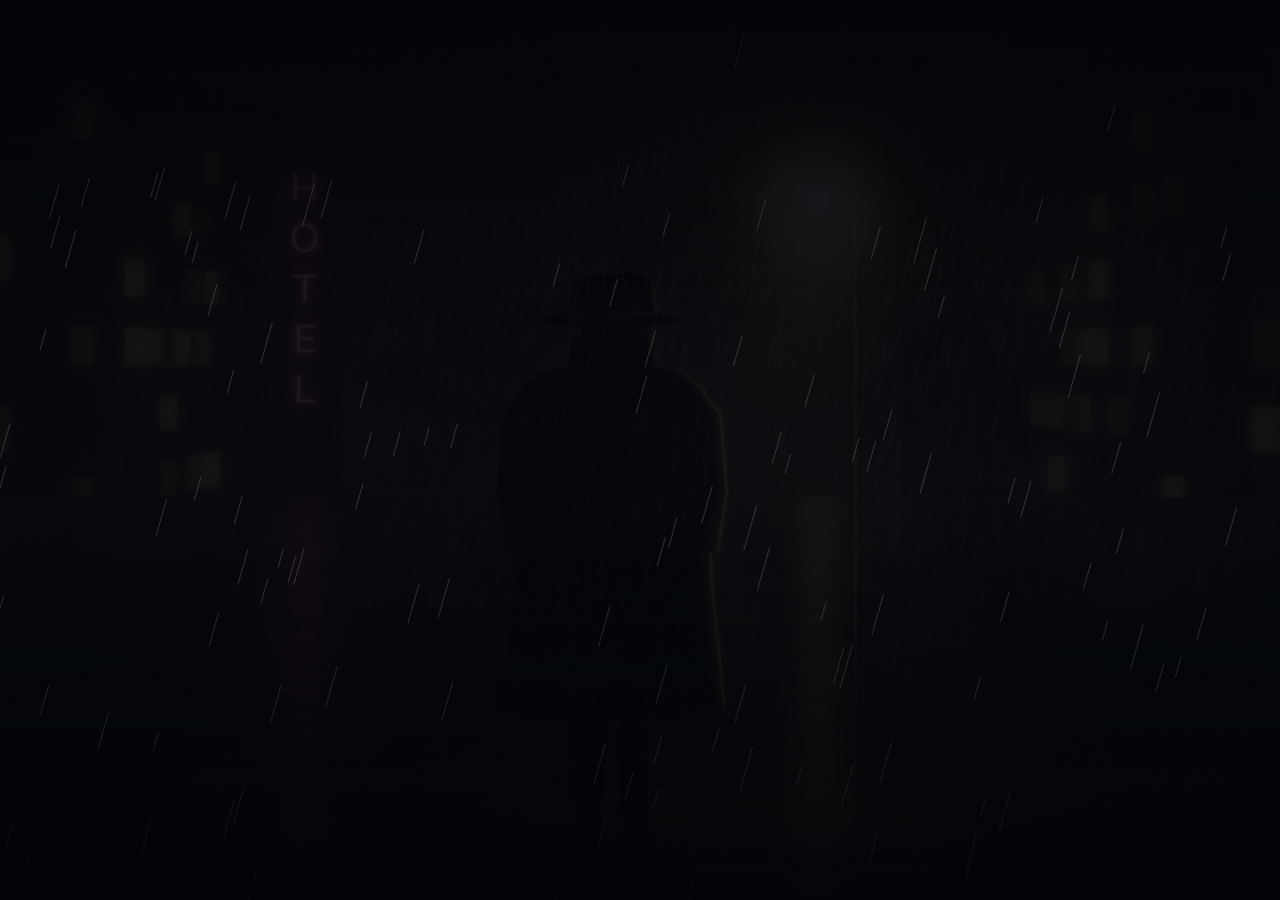
<file: index.html>
<!doctype html>
<html lang="sv">
<head>
<meta charset="utf-8">
<meta name="viewport" content="width=device-width, initial-scale=1">
<title>Mopsen som försvann</title>
<meta http-equiv="refresh" content="0; url=aventyr/mopsen/">
<link rel="canonical" href="aventyr/mopsen/">
<style>body{font-family:Georgia,serif;background:#141922;color:#e5e0d2;padding:2rem}a{color:#ffb45a}</style>
</head>
<body>
<p>Spelet finns på <a href="aventyr/mopsen/">aventyr/mopsen/</a>.</p>
</body>
</html>
</file>
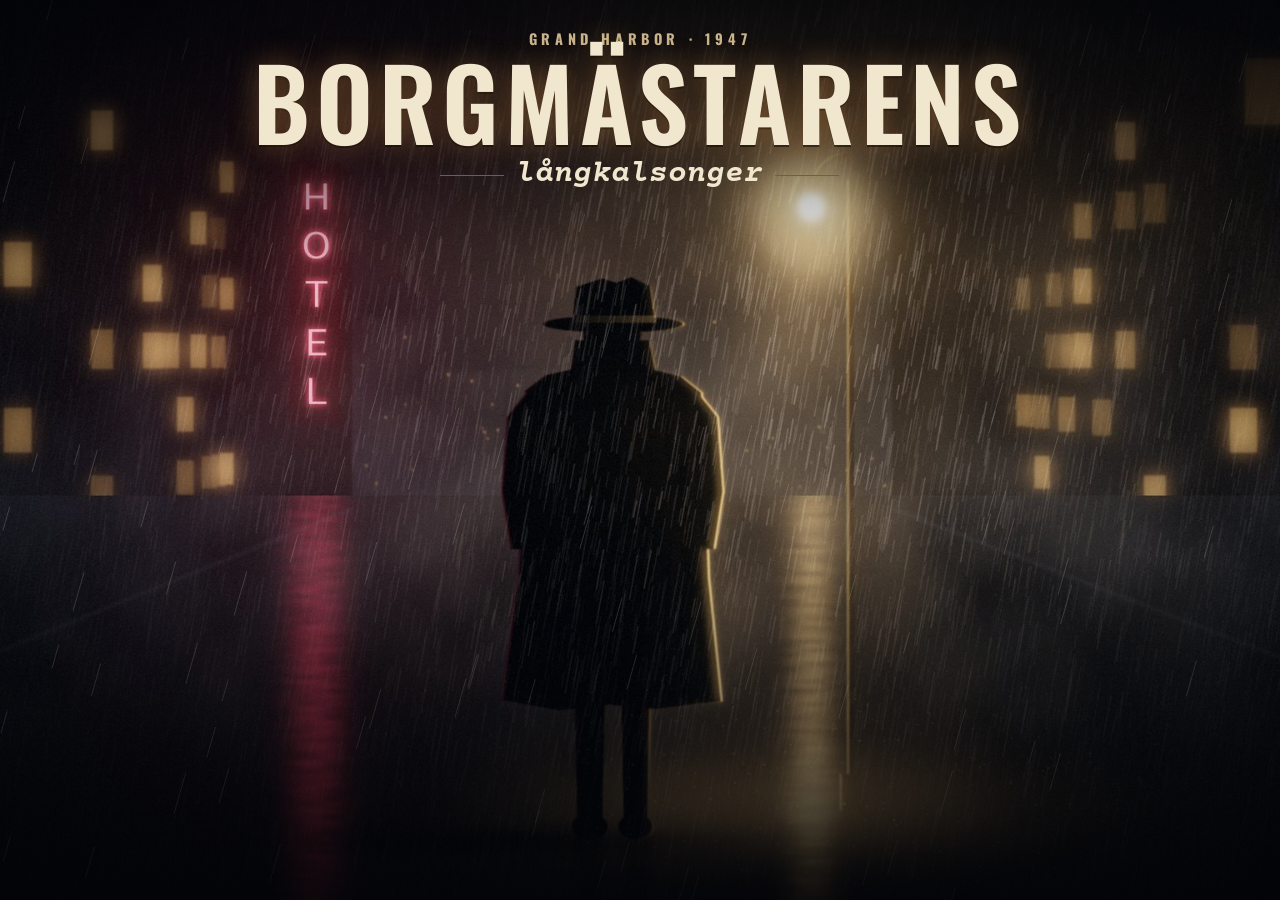
<file: aventyr/kalsongerna/index.html>
<!doctype html>
<html lang="sv">
<head>
<meta charset="utf-8">
<meta name="viewport" content="width=device-width, initial-scale=1, viewport-fit=cover">
<title>Borgmästarens långkalsonger</title>
<link rel="preconnect" href="https://fonts.googleapis.com">
<link rel="stylesheet" href="https://fonts.googleapis.com/css2?family=Courier+Prime:ital,wght@0,400;0,700;1,400&family=Oswald:wght@500;600&display=swap">
<link rel="stylesheet" href="../../motor/motor.css?v=8f08fa7f89">
</head>
<body>
<script src="data.js?v=46641246cb"></script>
<script src="aventyr.js?v=48c2c0d9a7"></script>
<script src="../../motor/motor.js?v=c1a6f56afd"></script>
</body>
</html>
</file>
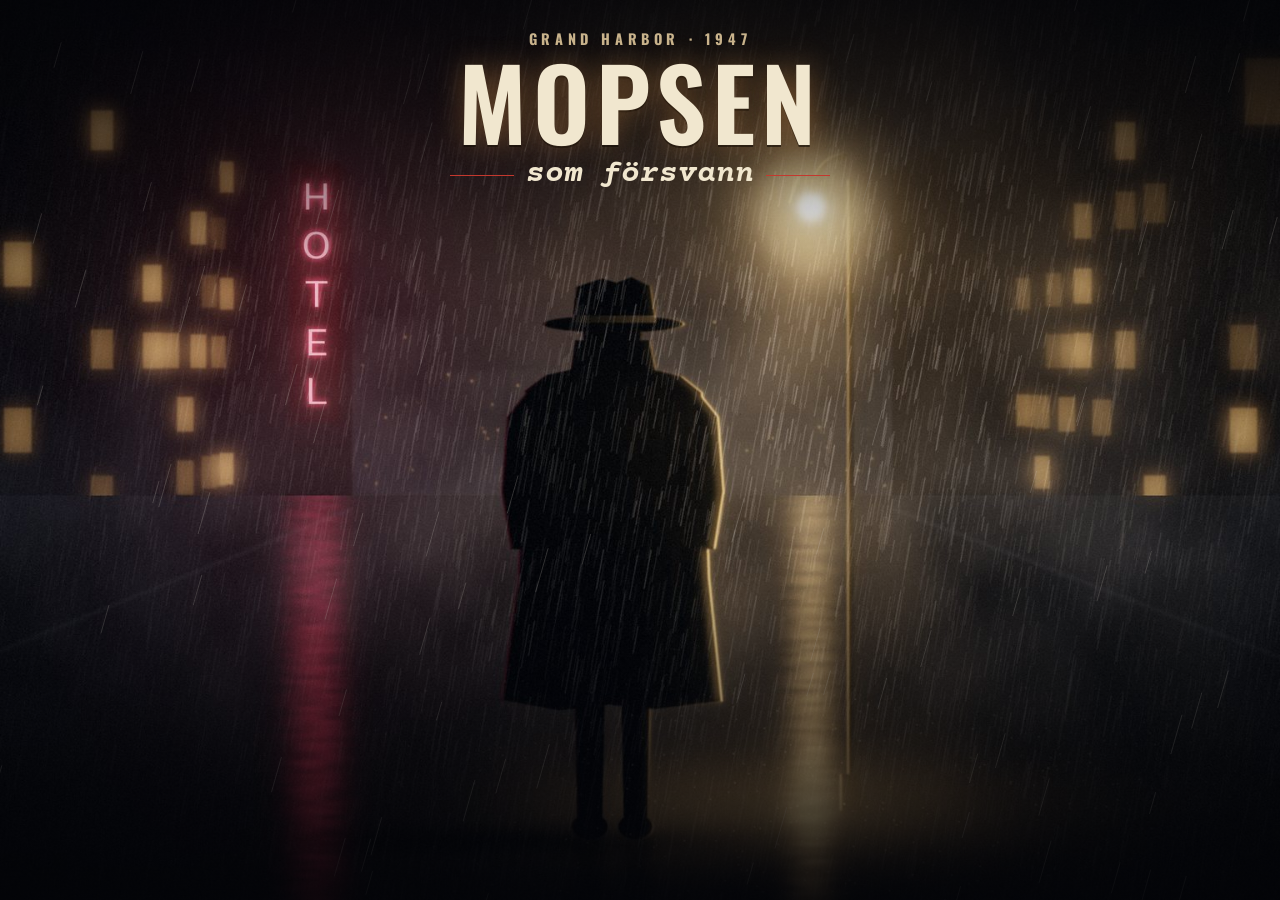
<file: aventyr/mopsen-klick/index.html>
<!doctype html>
<html lang="sv">
<head>
<meta charset="utf-8">
<meta name="viewport" content="width=device-width, initial-scale=1, viewport-fit=cover">
<title>Mopsen som försvann</title>
<link rel="preconnect" href="https://fonts.googleapis.com">
<link rel="stylesheet" href="https://fonts.googleapis.com/css2?family=Courier+Prime:ital,wght@0,400;0,700;1,400&family=Oswald:wght@500;600&display=swap">
<link rel="stylesheet" href="../../motor/motor.css?v=8f08fa7f89">
</head>
<body>
<script src="data.js?v=461e4aa414"></script>
<script src="aventyr.js?v=6d1f062f9f"></script>
<script src="../../motor/motor.js?v=c1a6f56afd"></script>
</body>
</html>
</file>
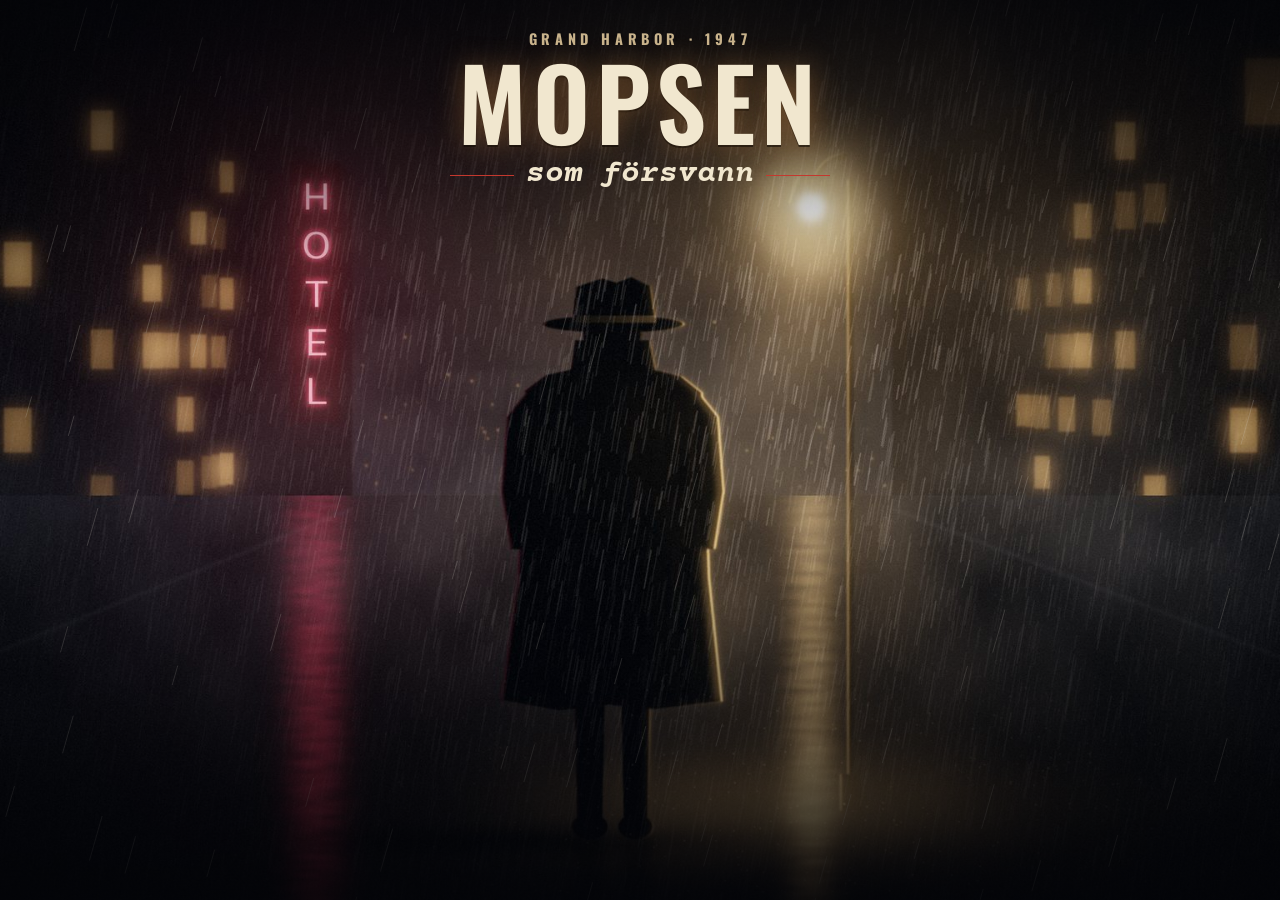
<file: aventyr/mopsen/index.html>
<!doctype html>
<html lang="sv">
<head>
<meta charset="utf-8">
<meta name="viewport" content="width=device-width, initial-scale=1, viewport-fit=cover">
<title>Mopsen som försvann</title>
<link rel="preconnect" href="https://fonts.googleapis.com">
<link rel="stylesheet" href="https://fonts.googleapis.com/css2?family=Courier+Prime:ital,wght@0,400;0,700;1,400&family=Oswald:wght@500;600&display=swap">
<link rel="stylesheet" href="../../motor/motor.css?v=8f08fa7f89">
</head>
<body>
<script src="data.js?v=abdf677004"></script>
<script src="aventyr.js?v=6f0148f2cf"></script>
<script src="../../motor/motor.js?v=c1a6f56afd"></script>
</body>
</html>
</file>
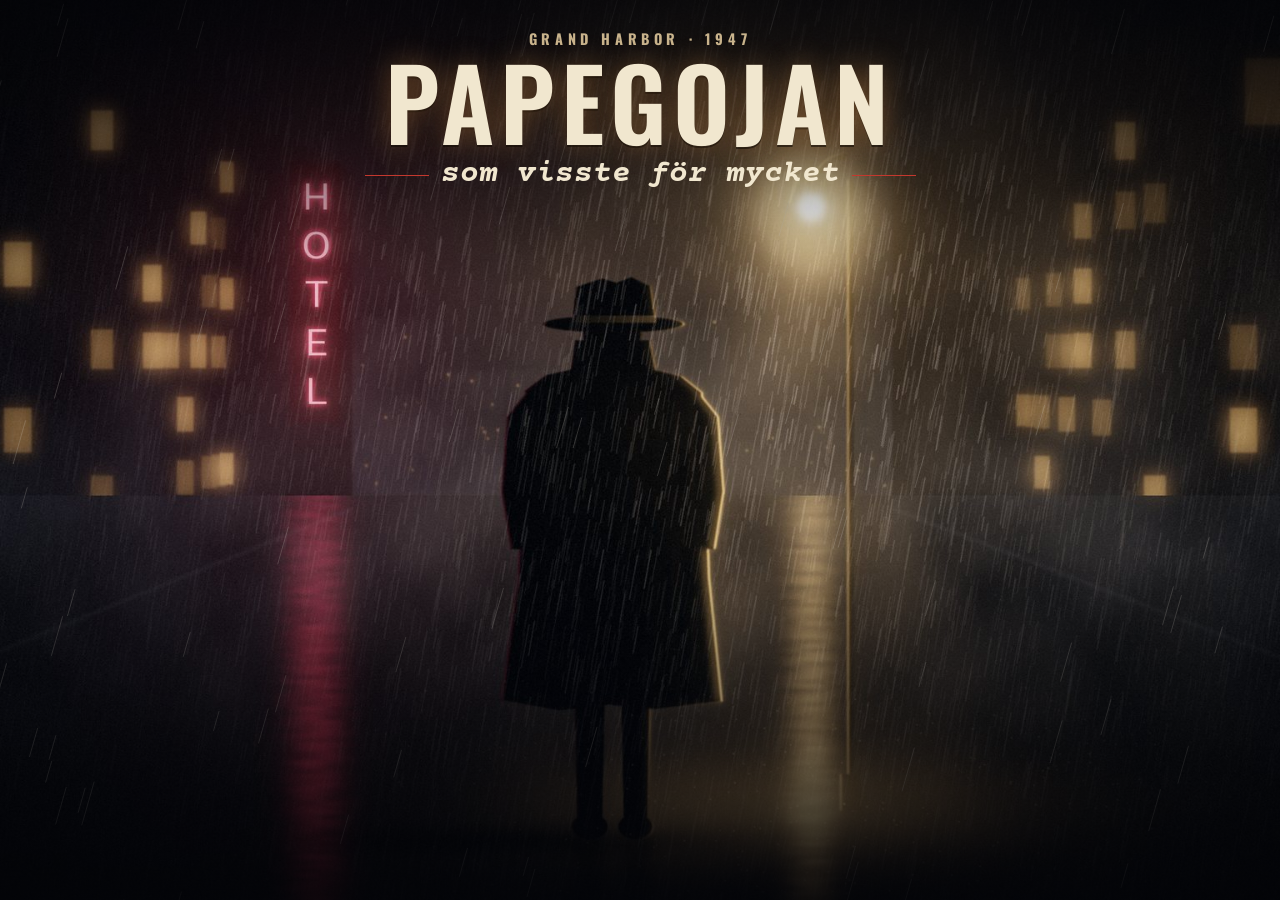
<file: aventyr/papegojan-text/index.html>
<!doctype html>
<html lang="sv">
<head>
<meta charset="utf-8">
<meta name="viewport" content="width=device-width, initial-scale=1, viewport-fit=cover">
<title>Papegojan som visste för mycket</title>
<link rel="preconnect" href="https://fonts.googleapis.com">
<link rel="stylesheet" href="https://fonts.googleapis.com/css2?family=Courier+Prime:ital,wght@0,400;0,700;1,400&family=Oswald:wght@500;600&display=swap">
<link rel="stylesheet" href="../../motor/motor.css?v=8f08fa7f89">
</head>
<body>
<script src="data.js?v=0b0ca00715"></script>
<script src="aventyr.js?v=dab3b1894c"></script>
<script src="../../motor/motor.js?v=c1a6f56afd"></script>
</body>
</html>
</file>
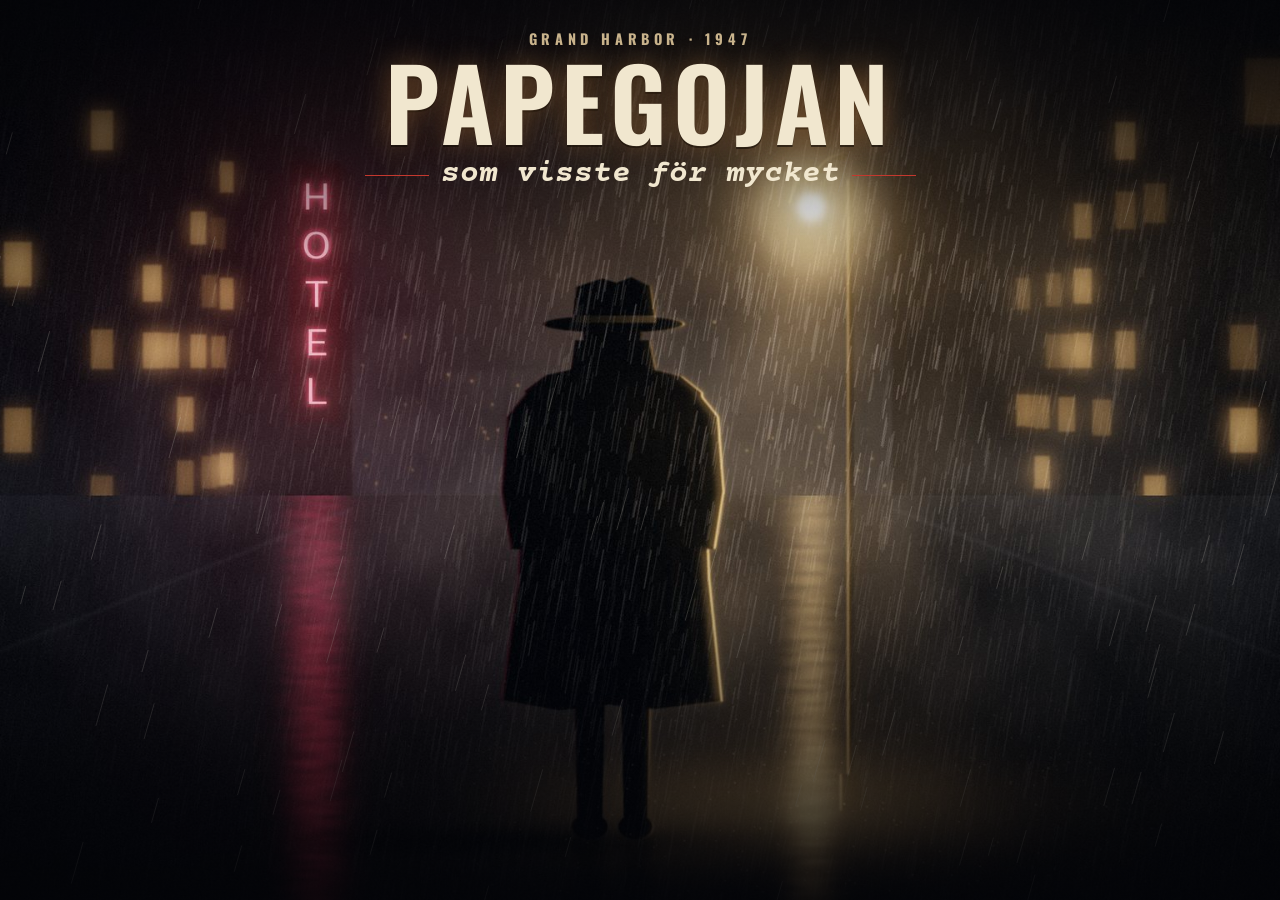
<file: aventyr/papegojan/index.html>
<!doctype html>
<html lang="sv">
<head>
<meta charset="utf-8">
<meta name="viewport" content="width=device-width, initial-scale=1, viewport-fit=cover">
<title>Papegojan som visste för mycket</title>
<link rel="preconnect" href="https://fonts.googleapis.com">
<link rel="stylesheet" href="https://fonts.googleapis.com/css2?family=Courier+Prime:ital,wght@0,400;0,700;1,400&family=Oswald:wght@500;600&display=swap">
<link rel="stylesheet" href="../../motor/motor.css?v=8f08fa7f89">
</head>
<body>
<script src="data.js?v=cd871b407f"></script>
<script src="aventyr.js?v=81672cd23c"></script>
<script src="../../motor/motor.js?v=c1a6f56afd"></script>
</body>
</html>
</file>
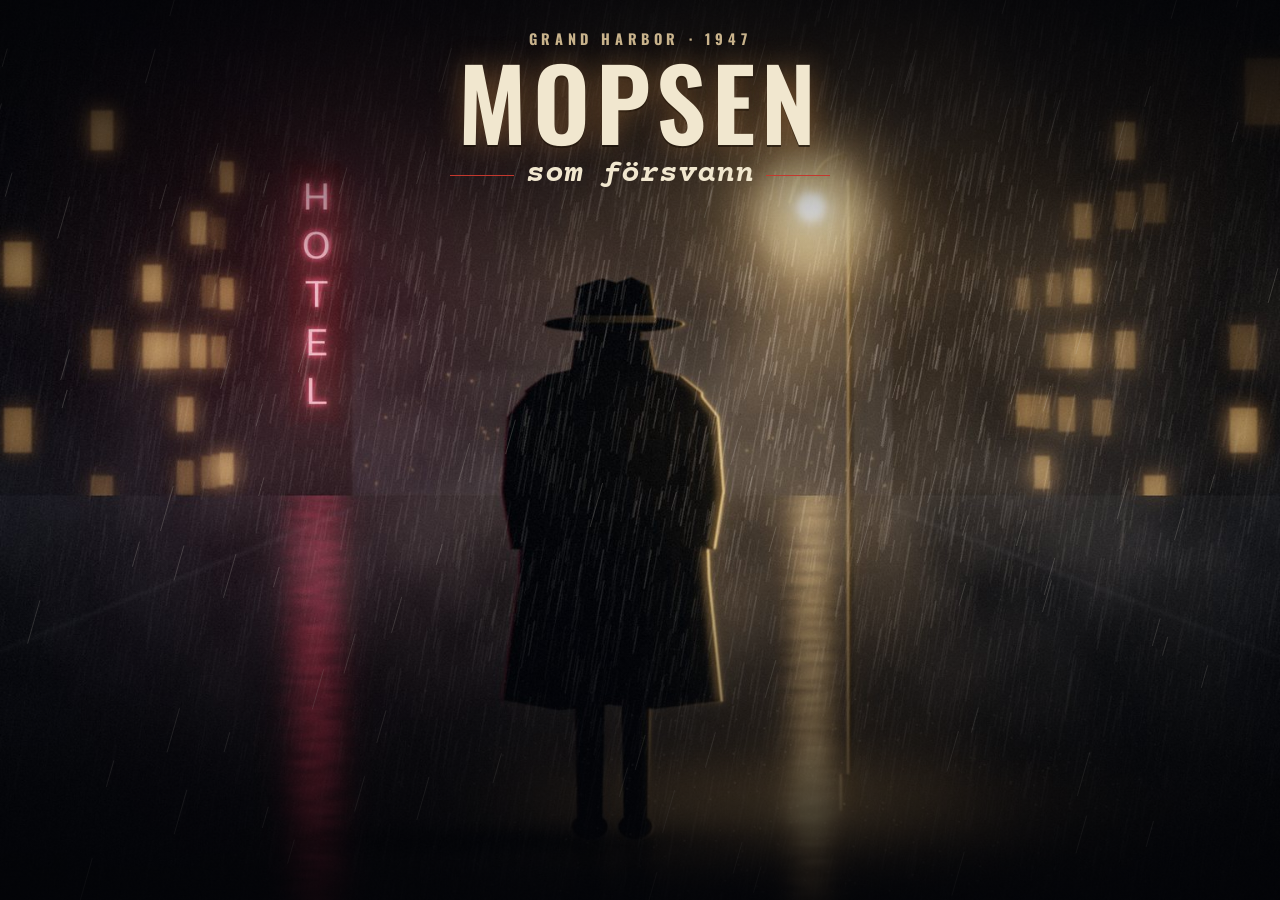
<file: labb/aventyr/mopsen/index.html>
<!doctype html>
<html lang="sv">
<head>
<meta charset="utf-8">
<meta name="viewport" content="width=device-width, initial-scale=1, viewport-fit=cover">
<meta name="robots" content="noindex, nofollow">
<title>Mopsen som försvann (labb)</title>
<link rel="preconnect" href="https://fonts.googleapis.com">
<link rel="stylesheet" href="https://fonts.googleapis.com/css2?family=Courier+Prime:ital,wght@0,400;0,700;1,400&family=Oswald:wght@500;600&display=swap">
<link rel="stylesheet" href="../../motor/motor.css?v=392b0f3eac">
</head>
<body>
<script src="data.js?v=341af5e8f0"></script>
<script src="aventyr.js?v=8994533cfc"></script>
<script src="../../motor/motor.js?v=d3ce67998e"></script>
</body>
</html>
</file>
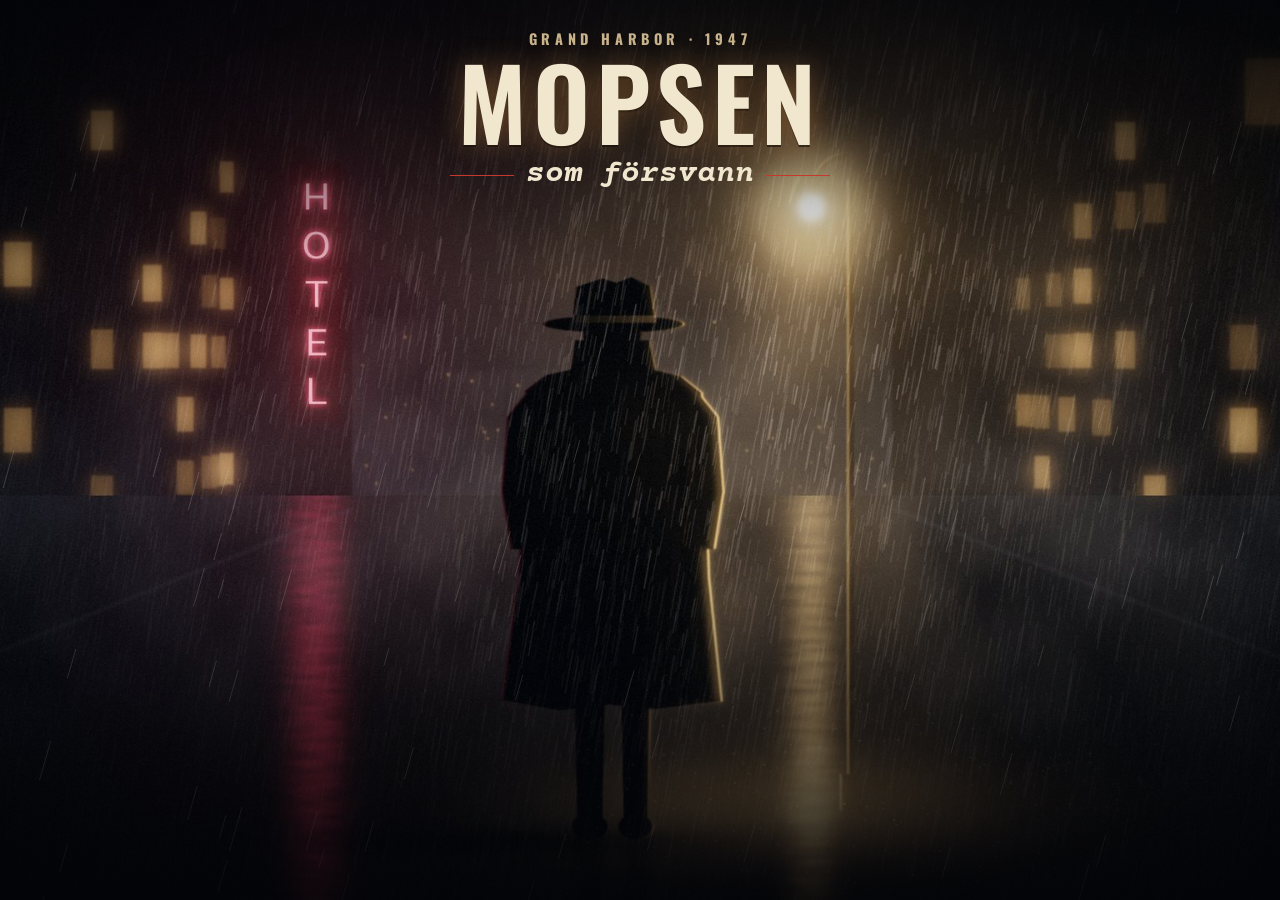
<file: aventyr/mopsen-klick/spel.html>
<meta charset="utf-8">
<title>Mopsen som försvann</title>
<meta name="claude:viewport-fit-sides" content="cover">
<link rel="preconnect" href="https://fonts.googleapis.com">
<link rel="stylesheet" href="https://fonts.googleapis.com/css2?family=Courier+Prime:ital,wght@0,400;0,700;1,400&family=Oswald:wght@500;600&display=swap">
<style>
/* Spelmotorns utseende. Gemensamt för alla äventyr. */

/* Layout: en arkivmapp för ett fall. Statusrad överst, maskinskrivet protokoll i mitten, inmatningsrad längst ner. */
:root {
  --bg: #e6dbbd;       /* manilamapp */
  --paper: #f4eedc;    /* papper */
  --ink: #2a251d;      /* skrivmaskinsbläck */
  --muted: #6e6552;
  --stamp: #a8281f;    /* stämpelrött */
  --rule: #cdbf98;
  --pil: #c48b00; --pilskugga: rgba(42, 37, 29, .35);   /* pilen för mer text */
  --font-type: "Courier Prime", "Courier New", Courier, monospace;
  --font-head: "Oswald", "Arial Narrow", "Helvetica Neue", Arial, sans-serif;
}
@media (prefers-color-scheme: dark) {
  :root:not([data-theme="light"]) {
    --bg: #141922; --paper: #1c2330; --ink: #e5e0d2; --muted: #8e95a3; --stamp: #ff7c6c; --rule: #2e3746;
    --pil: #f2c230; --pilskugga: rgba(0, 0, 0, .6);
    color-scheme: dark;
  }
}
:root[data-theme="dark"] {
  --bg: #141922; --paper: #1c2330; --ink: #e5e0d2; --muted: #8e95a3; --stamp: #ff7c6c; --rule: #2e3746;
    --pil: #f2c230; --pilskugga: rgba(0, 0, 0, .6);
  color-scheme: dark;
}
*, *::before, *::after { box-sizing: border-box; }
[hidden] { display: none !important; }
html, body { height: 100%; }
body { margin: 0; }
body {
  background: var(--bg); color: var(--ink);
  font-family: var(--font-type); font-size: 16px; line-height: 1.55;
  display: flex; flex-direction: column;
}
body::before {
  content: ""; position: fixed; inset: 0 0 auto; height: env(safe-area-inset-top, 0px); z-index: 10; background: var(--bg);
}
.wrap {
  width: 100%; max-width: 46rem; margin: 0 auto;
  padding-left: max(16px, env(safe-area-inset-left, 0px));
  padding-right: max(16px, env(safe-area-inset-right, 0px));
}
header.status {
  border-bottom: 2px solid var(--ink);
  font-family: var(--font-head); text-transform: uppercase; letter-spacing: .06em;
}
header.status .wrap {
  display: flex; flex-wrap: wrap; gap: 4px 16px; align-items: baseline; justify-content: space-between;
  padding-block: 10px 8px;
}
.status .title { font-weight: 600; font-size: 1.05rem; color: var(--stamp); }
.status .where { font-weight: 500; font-size: 1rem; flex: 1 1 auto; min-width: 0; }
.status .nums { font-size: .85rem; color: var(--muted); font-variant-numeric: tabular-nums; white-space: nowrap; }
main {
  flex: 1 1 auto; overflow-y: auto; min-height: 0;
}
#log { padding-block: 20px 12px; display: flex; flex-direction: column; gap: 12px; }
#log p { margin: 0; max-width: 65ch; white-space: pre-wrap; overflow-wrap: anywhere; }
#log .cmd { color: var(--muted); }
#log .cmd::before { content: "> "; }
#log .room { font-family: var(--font-head); text-transform: uppercase; letter-spacing: .08em; font-weight: 600; font-size: 1.05rem; margin-top: 6px; }
#log .sys { color: var(--muted); font-style: italic; }
#log .stamp {
  align-self: flex-start; color: var(--stamp); border: 3px double var(--stamp);
  font-family: var(--font-head); text-transform: uppercase; letter-spacing: .12em; font-weight: 600;
  padding: 4px 12px; transform: rotate(-2deg); margin-block: 4px;
}
#log .banner {
  font-family: var(--font-head); text-transform: uppercase; letter-spacing: .1em;
  font-size: clamp(1.8rem, 6vw, 2.6rem); line-height: 1.05; font-weight: 600; text-wrap: balance;
}
#log .score { color: var(--stamp); font-weight: 700; }
#log .replik { color: var(--stamp); font-style: italic; }
#log .replik.pratar::after { content: "\258C"; font-style: normal; animation: markor 1s steps(1) infinite; margin-left: 2px; }
@keyframes markor { 50% { opacity: 0; } }
@media (prefers-reduced-motion: reduce) { #log .replik.pratar::after { animation: none; } }
/* Startskärmen: en filmaffisch med bilden i fullskärm, loggan överst och en knapp längst ner. */
.splash {
  position: fixed; inset: 0; z-index: 100; background: #05070b; color: #efe6d0;
  display: flex; flex-direction: column; justify-content: flex-start; align-items: center; text-align: center;
  padding: max(28px, env(safe-area-inset-top, 0px)) max(16px, env(safe-area-inset-right, 0px)) max(28px, env(safe-area-inset-bottom, 0px)) max(16px, env(safe-area-inset-left, 0px));
  transition: opacity 0.9s ease; cursor: pointer; overflow: hidden;
}
.splash.borta { opacity: 0; pointer-events: none; }
.splash:focus-visible { outline: 2px solid #ffb45a; outline-offset: -6px; }
.splash picture, .splash img, .splash canvas { position: absolute; inset: 0; width: 100%; height: 100%; }
.splash img { object-fit: cover; object-position: 50% 45%; animation: splashin 2.4s ease-out both; }
@keyframes splashin { from { opacity: 0; transform: scale(1.04); } to { opacity: 1; transform: scale(1); } }
.splash::after { content: ""; position: absolute; inset: 0; pointer-events: none;
  background: linear-gradient(to bottom, rgba(3,4,8,0.75) 0%, rgba(3,4,8,0) 32%, rgba(3,4,8,0) 62%, rgba(3,4,8,0.85) 100%); }
.splash > .logo { position: relative; z-index: 1; }
.logo { margin: 0; display: flex; flex-direction: column; align-items: center; gap: 6px; animation: logoin 2.2s 0.5s ease-out both; }
@keyframes logoin { from { opacity: 0; transform: translateY(-8px); letter-spacing: 0.3em; } to { opacity: 1; transform: none; } }
.logo .ort { font-family: var(--font-head); text-transform: uppercase; letter-spacing: 0.32em; font-size: clamp(0.7rem, 2.4vw, 0.9rem); color: #c9b48d; }
.logo .titel { font-family: var(--font-head); font-weight: 600; text-transform: uppercase; line-height: 0.9;
  font-size: clamp(3rem, min(15vw, 11vh), 7.5rem); letter-spacing: 0.06em; color: #f1e7cf; white-space: nowrap;
  text-shadow: 0 0 28px rgba(255, 168, 80, 0.35), 0 2px 0 rgba(0,0,0,0.6); }
.logo .under { display: flex; align-items: center; gap: 12px; font-family: var(--font-type); font-style: italic;
  font-size: clamp(1.1rem, min(4.6vw, 3.4vh), 2rem); color: #f1e7cf; }
.logo .under::before, .logo .under::after { content: ""; width: clamp(24px, 8vw, 64px); height: 1px; background: #c4382e; }
@media (prefers-reduced-motion: reduce) { .splash img, .logo { animation: none; } .splash { transition: none; } }
/* Bildrutan: pixelbilden skalas upp skarpt, utan utsmetning. */
.scen { margin: 0; background: #0b0d1a; border-bottom: 2px solid var(--ink); display: flex; justify-content: center; }
.scen canvas {
  display: block; width: 384px; height: 240px; max-width: 100%; object-fit: contain;
  image-rendering: pixelated; image-rendering: crisp-edges;
}
.scen canvas.ritar { animation: rita 0.9s steps(24, end) both; }
@keyframes rita { from { clip-path: inset(0 0 100% 0); } to { clip-path: inset(0 0 0 0); } }
@media (prefers-reduced-motion: reduce) { .scen canvas.ritar { animation: none; } }
footer.input { border-top: 2px solid var(--ink); background: var(--paper); padding-bottom: env(safe-area-inset-bottom, 0px); }
footer.input .wrap { padding-block: 10px; display: flex; flex-direction: column; gap: 8px; }
form { display: flex; gap: 8px; align-items: center; }
form label { font-weight: 700; color: var(--stamp); }
#cmd {
  flex: 1 1 auto; min-width: 0; font: inherit; color: var(--ink); background: transparent;
  border: none; border-bottom: 1px dashed var(--rule); padding: 6px 2px; outline: none;
}
#cmd:focus-visible { border-bottom-color: var(--stamp); }
.quick { display: flex; flex-wrap: wrap; gap: 6px; }
.quick button {
  font-family: var(--font-head); text-transform: uppercase; letter-spacing: .06em; font-size: .8rem;
  color: var(--ink); background: transparent; border: 1px solid var(--rule); border-radius: 2px;
  padding: 4px 10px; cursor: pointer;
}
.quick button:hover { border-color: var(--ink); }
.quick button:focus-visible { outline: 2px solid var(--stamp); outline-offset: 1px; }

/* Klickläge: ägodelar som knappar, en namnskylt i bilden och en meny vid det man trycker på */
.scen { position: relative; }
.klicklage .scen canvas { touch-action: manipulation; }
.agodelar { display: flex; flex-wrap: wrap; gap: 6px; align-items: center; }
.agodelar .rubrik { font-family: var(--font-head); text-transform: uppercase; letter-spacing: .08em; font-size: .75rem; color: var(--muted); margin-right: 2px; }
.agodelar button {
  font-family: var(--font-type); font-size: .85rem; color: var(--ink); background: var(--bg);
  border: 1px solid var(--rule); border-radius: 2px; padding: 3px 9px; cursor: pointer;
}
.agodelar button:hover, .agodelar button:focus-visible { border-color: var(--stamp); outline: none; }
.namnskylt {
  position: absolute; transform: translate(-50%, -150%); pointer-events: none; white-space: nowrap;
  font-family: var(--font-head); text-transform: uppercase; letter-spacing: .08em; font-size: .8rem;
  color: #f1e7cf; background: rgba(10, 10, 16, .82); padding: 2px 8px; border-radius: 2px;
}
.klickmeny {
  position: fixed; z-index: 60; min-width: 150px; max-width: min(260px, calc(100vw - 16px));
  display: flex; flex-direction: column; background: var(--paper); border: 2px solid var(--ink);
  box-shadow: 0 6px 24px rgba(0, 0, 0, .35); padding: 4px;
}
.klickmeny .rubrik {
  font-family: var(--font-head); text-transform: uppercase; letter-spacing: .08em; font-size: .8rem;
  color: var(--stamp); padding: 4px 8px 6px; border-bottom: 1px dashed var(--rule); margin-bottom: 2px;
}
.klickmeny button {
  font-family: var(--font-type); font-size: .95rem; text-align: left; color: var(--ink); background: transparent;
  border: none; padding: 8px 10px; cursor: pointer;
}
.klickmeny button:hover, .klickmeny button:focus-visible { background: var(--bg); outline: none; color: var(--stamp); }

/* Renodlat klickläge: inget inmatningsfält, bara ägodelar, utgångar och en menyknapp */
.klicklage form { display: none; }
#menyknapp {
  font-family: var(--font-head); text-transform: uppercase; letter-spacing: .08em; font-size: .8rem;
  color: var(--ink); background: transparent; border: 1px solid var(--ink); border-radius: 2px; padding: 3px 10px; cursor: pointer;
}
#menyknapp:hover, #menyknapp:focus-visible { color: var(--stamp); border-color: var(--stamp); outline: none; }
.agodelar { flex-direction: column; align-items: stretch; }
.klickrad { display: flex; flex-wrap: wrap; gap: 6px; align-items: center; }
.klickrad .rubrik { font-family: var(--font-head); text-transform: uppercase; letter-spacing: .08em; font-size: .75rem; color: var(--muted); margin-right: 2px; }
.klickrad button {
  font-family: var(--font-type); font-size: .85rem; color: var(--ink); background: var(--bg);
  border: 1px solid var(--rule); border-radius: 2px; padding: 3px 9px; cursor: pointer;
}
.klickrad button:hover, .klickrad button:focus-visible { border-color: var(--stamp); outline: none; }
.las-endast { position: absolute; width: 1px; height: 1px; overflow: hidden; clip: rect(0 0 0 0); white-space: nowrap; }
.las-endast button:focus { position: fixed; left: 8px; top: 8px; width: auto; height: auto; clip: auto; z-index: 70; }

/* Gul pil som visar att det finns mer text nedanför: en tonad kant längst ner i textytan och en liten pixelpil.
   Den går inte att klicka på, man scrollar som vanligt. */
#merpil {
  position: fixed; z-index: 5; height: 36px; padding: 0 16px 6px;
  display: flex; align-items: flex-end; justify-content: flex-end;
  background: linear-gradient(to bottom, transparent, var(--bg) 80%);
  color: var(--pil); pointer-events: none;
}
#merpil svg { width: 18px; height: 12px; filter: drop-shadow(0 1px 0 var(--pilskugga)); }
#merpil[hidden] { display: none; }

/* Bekräftelsedialog, t.ex. innan spelet börjar om */
dialog.bekrafta {
  width: min(340px, calc(100vw - 32px)); padding: 18px 20px 16px; color: var(--ink); background: var(--paper);
  border: 2px solid var(--ink); box-shadow: 0 10px 40px rgba(0, 0, 0, .45);
}
dialog.bekrafta::backdrop { background: rgba(5, 7, 11, .6); }
dialog.bekrafta h2 {
  margin: 0 0 8px; font-family: var(--font-head); text-transform: uppercase; letter-spacing: .08em;
  font-size: 1.1rem; font-weight: 600; color: var(--stamp);
}
dialog.bekrafta p { margin: 0 0 16px; font-size: .95rem; }
dialog.bekrafta .knappar { display: flex; gap: 8px; justify-content: flex-end; flex-wrap: wrap; }
dialog.bekrafta button {
  font-family: var(--font-head); text-transform: uppercase; letter-spacing: .08em; font-size: .85rem;
  padding: 8px 14px; border-radius: 2px; cursor: pointer; border: 1px solid var(--ink);
  background: transparent; color: var(--ink);
}
dialog.bekrafta button.ja { background: var(--stamp); border-color: var(--stamp); color: var(--paper); }
dialog.bekrafta button:focus-visible { outline: 2px solid var(--stamp); outline-offset: 2px; }

/* Samtal: svarsalternativ som knappar */
.samtalsval { display: flex; flex-direction: column; gap: 6px; padding-block: 2px 14px; max-width: 65ch; }
.samtalsval button {
  font-family: var(--font-type); font-size: .9rem; line-height: 1.3; text-align: left; color: var(--ink);
  background: var(--paper); border: 1px solid var(--rule); border-left: 3px solid var(--stamp); border-radius: 2px;
  padding: 6px 10px; cursor: pointer;
}
.samtalsval button:hover, .samtalsval button:focus-visible { border-color: var(--stamp); outline: none; color: var(--stamp); }
.samtal-pagar.klicklage .agodelar { display: none; }
#log .val { color: var(--muted); margin-left: 1.5em; }
</style>
<script>
// Genererad av motor/verktyg/bygg.py. Redigera inte för hand.
window.AVENTYRSDATA = {"bilder":{"palett":[[11,13,26],[26,31,58],[42,47,85],[63,74,122],[106,120,168],[169,184,216],[58,36,24],[94,58,34],[138,90,50],[192,138,74],[232,192,112],[255,240,176],[31,90,58],[192,48,42],[255,106,138],[216,200,160]],"bredd":192,"hojd":120,"bilder":{"kontor":[{"namn":"neon","ms":[700,260,260,260,260,3000,120,160,90,2200],"ramar":["[base64]","[base64]","H84BIUYAIUoAIU4BIsgAItABItICJFIBJQkAJQoCJQsCJQwCJQ0AJcIAJcQAJcgAJcsCJcwAJdABJocAJosCJo8BJ0YAKAkAKAoCKAsCKAwCKA0AKMIAKMoDKMsCKMwAKNABKNICKYoCKYsCKYwCKkYAKkoAKk4BKwoCK8oCK84BLIoCLIsCLIwC","H84BIUYAIUoAIU4BIsgAItABJFIBJQkAJQ0AJcQAJdABJocAJo8BKAkAKAoCKAsCKAwCKA0AKMIAKMoDKMsCKMwAKNABKYoCKYsCKYwCKkYAKkoAKk4BKwoCK8oCK84BLIoCLIsCLIwC","IUYAItABJcQAJocAJo8BKMIAKNABKkYAKwoCK8oDLIoCLIsCLIwC","","[base64]","","[base64]",""]},{"namn":"regn","ms":[90,90,90,90,90,90,90,90,90,90],"ramar":["","[base64]/oAKBQBKKkBKLIEKMYBKM8EKVgEKWYPKWgBKW8EKXIEKYYAKY8EKZUEKhgEKiEBKiYBKi8FKjEEKjoAKjsEKkUAKk4EKlIFKlUEKuEBKukEKvEFKvoAKvsEKwQAKwUAKw4FKxIFKxQEK6ABK6kFK7kAK7oFK8QAK9QFK9YCLGkELHkALIMALJYBLSgFLVUBLhUB","[base64]/oAKAIEKBMFKBQBKJ4EKKQEKKkBKLEEKMEFKMYBKV4EKWQFKWYPKWgBKXEEKYYAKh0EKiEBKiYBKjAFKjoAKkUAKt0FKuEBKvoAKwQAKwUAK6ABK7kAK8QAK9YCLHkALIMALJYBLVUBLhUB","[base64]/MEJ/oAKAEEKBIEKBQBKKkBKLIEKMAFKMEEKMUEKMYBKNIFKWYPKWgBKXAEKXIFKYAFKYUFKYYAKZQEKiEBKiYBKjAEKjoAKkUAKlQFKuEBKu8EKvoAKwIEKwQAKwUAKxMEK6ABK68FK7kAK8IEK8QAK9MFK9YCLHkALIEFLIMALJYBLVUBLhUB","[base64]/QEJ/oAJ/4FJ/8EKAcEKBMEKBQBKKkBKLQFKL8EKMcEKNMFKWYPKWgBKX4EKYYFKY4EKiEBKiYBKjoAKj4FKkUAKk4EKlMEKuEBKvMEKvoAKwEEKwQAKwUAKxMEK6ABK7MEK7kAK8EEK8QAK9IFK9YCLHIELHkALIAFLIEELIMALJIFLJYBLTIFLUAFLVUBLhUB","[base64]/YEJ/[base64]","[base64]/oAKBEEKBQEKKEEKKkBKLUEKMYBKNAEKNQFKWEFKWYPKWgBKXUEKXkEKX8EKYYAKZAFKiYBKiwEKjQEKjkEKjoAKj8EKkUAKuEFKuwEKvQFKvYEKvoAKv4FKwQAKwUAK6ABK6sFK7YEK7kAK8QAK9YCLHUELHkALIMALJYBLTUFLVUBLhUB","[base64]/oAJ/4FKBAFKBMEKBQBKKkBKMYBKNAEKNMFKWYPKWgBKYYAKZAEKiEBKiYBKjoAKkUAKk8FKuEBKuIEKuwEKvoAKwQAKwUAKxEEK6ABK6IEK6wFK7kAK8QAK9EEK9QEK9YCLGEELHkALIMALJAELJQFLJYBLSEFLVAFLVUBLhUB","[base64]/oAKAAEKBMEKBQBKKkBKMAEKMYBKNMEKWYPKWgBKX8EKYYAKZIFKiEBKiYBKjoAKj8FKkUAKtwEKuEBKvoAKv4EKwQAKwUAKxAEK5wFK6ABK7kAK74FK8QAK9AFK9MEK9YCLHkALIMALJMFLJYBLVUBLhUB","[base64]/kEJ/[base64]"]},{"namn":"rok","ms":[220,220,220,220,220,220],"ramar":["","IAkDIMgCIYgCIYsDIkwDIwoCI8sCI80DJI0DJUwCJgsDJgwCJsoDJ4oCKQkEKcgGKogGKosEK0wELAoCLMsCLM0ELY0ELwsEL8oEMIoC","H0kCIAoDIMgCIMsDIYgCIkwDIwoCIwwDI8sCJIoDJUkDJUwCJgwCJsgDJ4gDJ4oCKEkCKQoEKcgGKcsEKogGK0wELAoCLAwELMsCLYoELkkEL8gEMIgEMIoC","IMgCIMoDIYgCIYoDIwgDIwoCI8cDI8sCJUYDJUwCJgYDJgwCJ4gDJ4oCKcgGKcoEKogGKooELAgELAoCLMcELMsCLkYELwYEMIgEMIoC","IAkDIMgCIYcDIYgCIkYDIwoCI8UDI8sCJIUDJUwCJgcDJgwCJsgDJ4oCKQkEKcgGKocEKogGK0YELAoCLMUELMsCLYUELwcEL8gEMIoC","H0kCIAgDIMcDIMgCIYgCIkYDIwYDIwoCI8sCJIgDJUkDJUwCJgwCJsoDKEkCKQgEKccEKcgGKogGK0YELAYELAoCLMsCLYgELkkEL8oE"]},{"namn":"lampa","ms":[650,650],"ramar":["","LxgALxoALxwCL9kGL9oGL9sAMJgAMJoAMJwC"]},{"namn":"rock","ms":[1000,1000],"ramar":["","[base64]/ABF/ECF/ICF/MGF/QGF/UCF/YCF/cCF/gBF/kCF/oCF/[base64]/ACI/ECI/ICI/MGI/QGI/UCI/YCI/cCI/gCI/kCI/oCI/sBI/wCI/[base64]/ACL/ECL/ICL/MGL/QGL/UCL/YCL/cCL/gCL/kCL/oCL/sBL/wCL/[base64]"],"slinga":1},{"namn":"lada","ms":[1000,1000],"ramar":["","[base64]"],"slinga":1}],"mainst":[{"namn":"regn","ms":[80,80,80,80,80,80,80,80,80,80],"ramar":["","ABoAANoAAU4EAXAEAZkGAdgAAg4EAjADAlIEAlkGApgAAu8DAxIEAzYAA1cAA68FA/[base64]/[base64]/[base64]/sGQA0EQF0AQGUEQJQEQM0FQPcEQRMEQR0BQSAEQSUEQVMFQbcEQb8DQdMEQeAFQeQEQnYFQn8CQpIFQqQFQtcCQu4CQxcFQz4CQ3sMQ5cCQ64DQ9YDQ90EQ/[base64]","ABoAANMDANoAAZMEAZkGAbcEAdgAAdsEAlIEAlkGAncDApgAApsEAq0EAxIEAzYEA1cAA20EA/[base64]/0EGDAEGGoFGGwEGHQEGJUEGKICGKoEGLYDGLwEGO4HGPAFGSsEGTQFGVQEGVsEGWIDGWoFGXYEGX0BGa4GGc8EGesFGhQFGhsFGiEKGjUEGj0DGm0GGn0EGo8FGswCGvUFGvwDGz0EG18EG3IBG4kEG4wCG+4EG/[base64]/[base64]/cKOAcFOBMDOCAMOCUMOFMGOKQEOKUEOLcKONMCOOAMOOIEOOQMOVcNOWMFOWQFOXYIOZICOaIFOaQCOgoEOhcPOi8EOkMEOsoFOt0POu8FOwMFO08GO50PPA8HPRQNPVIDPXoEPdQNPhICPjoDPt4BPvkFPzsGP0UEP54AP/sGQAUEQDcEQF0AQIMEQMQEQPcEQR0BQUMDQV0EQYQFQbYFQb8DQcYEQdgEQgIDQh0FQlcJQn8CQpgEQsIFQtcCQu4CQxcJQz4CQ0UFQ1cEQ3sMQ5cCQ64DQ9YDQ/[base64]","ABoAADsEANoAAPsEAZkGAdgAAlkGApgAAr8DAzYAA1cEA38EA9cEA+4EA/[base64]/[base64]/EEN/cKOAcEOAsFOBMDOCAMOCUMOFMGOJwFOLEFOLcKOMcEONMCOOAMOOQMOVcNOXYIOYYEOZAEOZICOaQCOhcPOkYFOlAFOt0PO08GO50PPA8HPRQNPSoEPVIDPdQNPgQEPhICPhoEPqkEPsQFPsgEPtoEPt4BPzsGP2kFP4gEP5kFP50EP54AP/sGQEcEQF0FQOQEQOUEQQcFQR0BQaQEQaUEQb8DQeIEQlcJQmMFQmQFQn8CQqIFQtcCQu4CQwoEQxcJQy8EQz4CQ0MEQ3sMQ5cCQ64DQ8oFQ9YDQ+8FQ/4ERAMFRDsMRFYCRPoMRnoERqEDRzoDR1oDR2EDR/[base64]","ABoAANQEANoAAWUDAZQDAZkGAdgAAfcEAhMEAiADAiUEAlMEAlkGApgAArcDAtMDAuAFAuQEAzYAA1cEA3YEA5IEA6QEA/[base64]/[base64]/cKOBMDOCAMOCUMOEUEOFMGOLcKONMCOOAMOOQMOQQDOQwDOR8EOVcNOXYIOZICOaQCOcQFOcwFOd8EOhcPOiEEOp4EOt0POuEFO08GO14FO50PPA8HPKIEPO4EPRQNPVIDPWIEPX0DPa4EPdQNPhICPiEFPj0EPm0FPswEPt4BPvwFPzsGP3IEP4wEP54AP/sGQDIEQEsEQF0AQNwEQPEEQQcEQQsFQR0BQZwFQbEFQb8DQccEQlcJQn8CQtcCQu4CQxcJQz4CQ0YFQ1AFQ3sMQ5cCQ64DQ9YDQ/[base64]","ABoAAEUEANoAAQUDATcDAYMEAZkGAcQDAdgAAfcEAkMDAlkGAl0EAoQFApgAArYFAsYEAtgEAwIDAx0FAzYAA1cAA4YDA5gDA8IFA/[base64]/[base64]/AFNCsENDQFNEgKNFQENFsENGoFNHYENM8ENOYKNOsFNQgKNRQFNRsFNTUENX0ENY4BNY8FNaYKNccKNfUFNj0ENk4LNl8ENmUKNocKNokENtQGNu4ENvwENw0PNx8ENyQEN0kEN2UCN5QGN58EN64EN7wFN80PN94EN+QEN/[base64]/sGQF0AQIUEQR0BQUUEQb8DQgQDQgwDQh8EQlcJQn8CQsQFQswFQtcCQt8EQu4CQxcJQyEEQz4CQ3sMQ5cCQ54EQ64DQ9YDQ+EFQ/4ERDsMRFYCRF4FRPoMRaIERe4ERmIERn0DRqEDRq4ERyEFRz0ER1oDR2EDR20FR8wER/[base64]","ABoAAJ0EANoAAV0EAZkGAdgAAeQDAeUEAlkGApgAAqQEAqUEAuIEAzYAA1cAA2MFA2QEA6IEA/[base64]/cEFBMEFCAEFCUEFEUBFFMFFLcEFNMEFOAFFOQEFQQAFQwAFR8HFVcEFXYFFZIFFaQFFcQGFcwGFd8GFhcFFiECFp4GFt0EFuECF08EF14HF50FGA8FGKICGO4HGRQEGVIEGWIDGX0BGa4GGdQFGhIFGiEKGj0DGm0GGswCGt4EGvwDGzsEG3IBG4wCG54EG/sFHDIBHEsCHF0EHNwBHPEBHQcJHQsCHR0FHZwBHbEBHb8EHccJHlcEHn8EHoYJHpACHtcEHu4EHxcEHz4EH0YCH1ADH3sEH5cEH64FH9YFH/[base64]/cKOBMDOCAMOCUMOFMGOFkFOJgEOLcKONMCOOAMOOQMOTYEOVcFOXYIOZICOaQCOfYFOhcPOisEOt0POusEOyYEOz0EO08GO50PO6oEO6wEO9UEO+YFO/0EPA8HPDAEPGoFPHQEPJUEPKoEPLYDPLwEPPAFPRQNPSsEPTQFPVIDPVQEPVsEPWoFPXYEPc8EPdQNPesFPhICPhQFPhsFPjUEPn0EPo8FPt4BPvUFPzsGPz0EP18EP4kEP54AP+4EP/sGP/wEQB8EQCQEQEkEQF0AQJ8EQK4EQLwFQN4EQOQEQQgFQR0BQV8EQW0EQZ4FQaMFQb8DQcoEQh4FQi0FQlcJQn8CQtcCQu4CQxcJQz4CQ3sMQ4EEQ5cCQ64DQ9YDQ9wEQ/4ERAkFRDsMREEERFYCRJIERJcERJwERPoMRQAERVIERVcERVsERXAERbEERdQERhEFRhYFRhoERhsFRjAFRnEERpQERpUERqEDRtoERzAER1MFR1UFR1oDR2EDR5kER/[base64]","ABoAAHIDANoAATIEAZkGAdgAAdwDAfEEAgcEAlkGApgAApwFArEFAscDAzYAA1cAA4YDA5ADA/[base64]/[base64]/cKOA4FOBMDOCAMOCUMODAEOFIEOFMGOLcKONMCOOAMOOQMOO8EORIEOVcNOXYIOZICOaQCOa8FOhcPOiIEOt0POuIEO08GO50PO6EEPA8HPGEFPRQNPUsEPVIDPdQNPgsFPhICPt4BPxoEPzsGP54AP9oEP/sGQF0AQJkEQNgEQR0BQVkFQZgEQb8DQjYEQlcFQn8CQtcCQu4CQvYFQxcJQysEQz4CQ3sMQ5cCQ64DQ9YDQ+sEQ/4ERCYERDsMRD0ERFYCRKoERKwERNUEROYFRPoMRP0ERTAERWoFRWwERZUERaoERbYDRbwERfAFRisERjQFRlQERlsERmoFRnYERqEDRs8ERusFRxQFRxsFRzUER1oDR2EDR30ER48FR/[base64]","ABoAANoAAYUEAZkGAdgAAkUEAlkGApgAAwQDAwwDAx8EAzYAA1cAA8QFA8wFA98EA/[base64]/cKOBMDOCAMOCUMOFIEOFMGOHcEOJsFOK0EOLcKONMCOOAMOOQMORIEOTYFOVcNOXYIOZICOaQCOhcPOiwFOlIEOt0POxIEOy4DO08GO50PO9EFO+4EPA8HPCMEPK0EPOMEPRQNPVIDPW0FPaIFPdQNPhICPt4BPzsGP54AP/sGQE4EQF0AQHAEQQ4FQR0BQTAEQVIEQb8DQe8EQhIEQlcJQn8CQq8FQtcCQu4CQxcJQyIEQz4CQ3sMQ5cCQ64DQ9YDQ+IEQ/4ERDsMRFYCRKEERPoMRWEFRqEDRwsFR1oDR2EDSNkASNoESZMASZkESbcASdgESdsASlIASlkFSncASpgESpsASq0OSxIASzYES1cFS20AS/[base64]","ABoAAF8EAIkEANoAAO4EAR8DASQEAUkDAZkGAZ8EAa4DAdgAAd4DAeQDAggEAlkGAl8DAm0EApgAAp4FAqMEAsoEAx4EAy0FAzYAA1cAA4oDA/[base64]/[base64]/[base64]/cKOBMDOB0FOCAMOCUMOFMGOLcKOL8EONMCOOAMOOQMOXYIOX8EOZICOaQCOdcEOe4EOhcEOj4EOnsEOpcEOq4FOtYFOt0POv4FOzsEO08GO1YFO50PO/oFPA8HPRQNPVIDPaEEPdQNPhICPloEPmEFPt4BPxoEPzsGP54AP9MEP9kFP/sGQF0AQJMEQLcEQNsEQR0BQVIEQXcEQZsFQa0EQb8DQhIEQjYFQlcJQm0EQn8CQtcCQu4CQxcJQywFQz4CQ1IEQ3sMQ5cCQ64DQ9YDQ/[base64]/AFWCsEWDQFWEsBWFQEWFsEWGoFWHYEWM8EWOsFWQsBWRQEWRsFWTUEWX0EWY8EWfUF"]},{"namn":"anga","ms":[200,200,200,200,200,200],"ramar":["","[base64]","[base64]","[base64]","[base64]","[base64]"]},{"namn":"neon","ms":[2600,90,70,400,1800,120,900],"ramar":["","HOoCHn4CHzUCH/wCILMAILcAIjMCIjYCIuYCIuwAIvMCIvQDIvYDI7MDI7UCI7YCJHMCJHYDJTMCJTYCJewAJrMCJrcCKDUCSrkCTDMCTD8DTa0DTbkDTzMDTz8EUK0CULkCUjMCUj8DU60CU7kCVTMCVT8DVq0BVrkBWDMBWD8BWa0BWbkB","","HOoCHn4CHzUCH/wCILMAILcAIjMCIjYCIuYCIuwAIvMCIvQDIvYDI7MDI7UCI7YCJHMCJHYDJTMCJTYCJewAJrMCJrcCKDUCSrkCTDMCTD8DTa0DTbkDTzMDTz8EUK0CULkCUjMCUj8DU60CU7kCVTMCVT8DVq0BVrkBWDMBWD8BWa0BWbkB","","HOoCHn4CHzUCH/wCILMAILcAIjMCIjYCIuYCIuwAIvMCIvQDIvYDI7MDI7UCI7YCJHMCJHYDJTMCJTYCJewAJrMCJrcCKDUCSrkCTDMCTD8DTa0DTbkDTzMDTz8EUK0CULkCUjMCUj8DU60CU7kCVTMCVT8DVq0BVrkBWDMBWD8BWa0BWbkB",""]}],"parkave":[{"namn":"regn","ms":[110,110,110,110,110,110,110,110,110,110],"ramar":["","[base64]/sFND8KNGsCNHQENKICNTQDNcAENfMENoAENrMFNz8EN3wMN/8FODMMODwGOPMMORwPOSEEOdwPOeEEOewCOqAEOqkMOqwBOvYJOywEO2AFO2kMO2sBO7YKO+wEPCgMPCsCPHUKPH8EPKsEPOIEPOgMPT8FPWsFPaIFPbEEQHwEQLQJQTMEQTwEQXQKQfMFQhwEQtwFQuwEQ00PQ10BQ6kEQ6wEQ7MJQ/[base64]","[base64]/[base64]","[base64]/MESAoASCYASIAESLMFSN8ASOUAST8ESZYASZ8BSf8FSlAASlYASl4AStADSxAASxUASx4ASyEES5ADS88BS+EETCINTI8ATKAETOINTQ8ETWAFTZcNTaENTfgETlcPTmEPTn8ETqsETuIETz8FT2sFT6IEUnwEUzMEUzwEU1YAU18BU/MFVBYAVBwDVB8AVNUBVNwFVN4AVOwEVZ4AVakEVawDVbIAVfYDVmkEVmsEVnIAVqcCVrYEVygDVysFV2cBV3UFV9oAV+gFV/EDWJoAWLEFWVkB","[base64]/[base64]","AK0AAW0AAdQDAiwAAyEEA+EDBIoABKADBLwJBSwDBUoCBWAFBXwJBakKBewEBgkCBmkKBmsKBqsEBuIEBygKBysKBz8FB2sFB6IEB+oJCAAFCMAFCnwECzMECzwEC/[base64]/sFWHQEWJoAWTQDWVkBWcAEWfMD","[base64]/0FRA0PRHMPRWwERiwFRosAR0sBR2YASAoASCYASN8ASOUASZYASZ8BSlAASlYASl4AStADSxAASxUASx4AS5ADS88BTCINTI8ATOINTQ8ETZcNTaENTfgETlcPTmEPU1YAU18BVBYAVB8AVNUBVN4AVZQDVZ4AVbIAVlQEVnIAVqcCVxMEV2cBV9MFV9oAWJoAWVkB","AK0AAW0AAdQDAiwABIoABJQDBLwJBUoCBVQEBXwJBakKBgkCBhMEBmkKBmsKBtMFBygKBysKB+oJCAAFCMAFCboDCnoFCrUEC3UEDT0JDbwEDf0BDnwEDzsED2wKD/sFECwJEHQEETQDEcAEEfMEEoAEErMFEz8EFSEEFeEEFqAEFywEF2AFF+wEGH8EGKsEGOIEGWsFGaIFHHwEHTMEHTwEHfMFHhwEHtwFHuwEH5QBH6kEH6wEH/[base64]","[base64]/[base64]","AK0AAW0AAdQDAiwABD0DBIoABLwJBP0FBUoCBXwJBakKBgkCBmkKBmsKBmwDBygKBysKBywFB+oJCAAFCMAFDT0JDf0BD2wKECwJFpQEF1QEGBMEGNMFG7oDHHoFHLUEHXUEHjQFH5QBH7wEIFQCIHwEIRMCITsEIdMCIfsFInQEIzQDI8AEI/MEJIAEJLMFJLoBJT8EJXoCJbUJJf8FJnUPJyEEJzQPJ+EEKKAEKLwPKSwEKWAFKXwFKewEKjsPKn8EKqsEKuIEKvsJKz8FK2sFK3QCK6IFLDQALMAJLPMCLYAJLbMCLj8LLnwELv8LLzMELzwEL/[base64]"]},{"namn":"dorr","ms":[140,140,140,140,140,140],"ramar":["","[base64]","[base64]","[base64]","[base64]","[base64]"]},{"namn":"duva","ms":[1400,120,220,120,500,120,220,120,2200],"ramar":["","SIoDSIsDSIwDSUoDSUsDSUwDSU0DSU4DSg0ASswESs0ESs4JSs8JS4sE","SIoDSIsDSIwDSUoDSUsDSUwDSU0DSU4DSgsDS4sES40ATEwETE4J","SIoDSIsDSIwDSUoDSUsDSUwDSU0DSU4DSg0ASswESs0ESs4JSs8JS4sE","","SIoDSIsDSIwDSUoDSUsDSUwDSU0DSU4DSg0ASswESs0ESs4JSs8JS4sE","SIoDSIsDSIwDSUoDSUsDSUwDSU0DSU4DSgsDS4sES40ATEwETE4J","SIoDSIsDSIwDSUoDSUsDSUwDSU0DSU4DSg0ASswESs0ESs4JSs8JS4sE",""]},{"namn":"fonster","ms":[5200,3800],"ramar":["","[base64]"]}],"vaning":[{"namn":"fru","ms":[900,700,0],"ramar":["","[base64]","[base64]"],"slinga":2},{"namn":"mops","ms":[1000,1000],"ramar":["","[base64]/QJM/UJM/YKM/cOM/gKM/kJM/oJNLMJNLQJNLUJNLYJNLcJNLgJNLkJNLoJNLsJNLwJNXMJNXQJNXUJNXYJNXcJNXgJNXkJNXoJNXsJNXwJNjMJNjQJNjUJNjYJNjcJNjgJNjkJNjoJNjsJNjwJ"],"slinga":1},{"namn":"kristall","ms":[300,300,300,300],"ramar":["","ENwPEOULEagPEbEL","ENwPEagP","ENwPEZ8LEagPEmsL"]},{"namn":"moln","ms":[130,130,130,130,130,130],"ramar":["","CmsFCm8ACysPCy8ADW4ADiIFDi4ADuIPEG0BEG8FES0AES8PE24FFC4JFO0BFa0BFmsBFm0FFysBFy0PGu0FG60PHGsFHSsPJiMBJuMBJucBJ6cBKGsBKSsBLOIBLOMP","Cm8ACy8ADW4ADiMFDi4ADuMPDucFD6cPEGsFEG0BESsPES0AFCIFFOIPFO0BFa0BFmsBFm8FFysBFy8PGW4FGi4JHG0FHS0PIO0FIa0PImsFIysPJiMBJuMBJucBJ6cBKGsBKSsBLOIB","Cm8ACy8ADW4ADi4AEG0BES0AFCMFFOMPFOcFFO0BFacPFa0BGiIFGuIPHG8FHS8PH24FIC4JIm0FIy0PJiMBJuMBJucBJu0FJ6cBJ60PLOIB","CmsFCm8ACysPCy8ADW4ADi4AEG0BES0AFO0BFa0BFmsBFysBGiMFGuMPGucFG6cPHGsFHSsPICIFIOIPIm8FIy8PJW4FJiMBJi4JJuMBJucBJ6cBKGsBKG0FKSsBKS0PLOIBLO0F","Cm0FCm8ACy0PCy8ADW4ADi4ADu0FD60PEGsFEG0BESsPES0AFO0BFa0BFmsBFysBICMFIOMPIOcFIacPImsFIysPJiIFJiMBJuIPJuMBJucBJ6cBKGsBKG8FKSsBKS8PLC4JLOIB"]}],"china":[{"namn":"regn","ms":[100,100,100,100,100,100,100,100,100,100],"ramar":["","AAQDADYAAMQEANkAAPYHAYMEAZkHAaIDAbUHAfMEAkMEAmIEArMDAtkCAyEFAzADA3IDA5kCA9kAA/[base64]/[base64]/cCLB8NLFcPLG8PLJIBLLYCLNkELN8NLQ0PLS8PLXYCLYMBLZkELc0MLgoELkMBLlYNLlgFLowALp0ELsoFLwIBLxYNLxgELzUEL1sEL10EL8IBL9UNL9gEL/UEMBsFMBwFMJUNMJcFMLQEMPoHMbIGMboGMnIHMnkGMzYEM1MEM9gEM/AEM/[base64]/[base64]","ADYAANkAAPYHASgEAYIDAZkHAbUHAegEAkIEAnIEAtkCAwEEAzIDA5kCA8EEA9kAA/[base64]/[base64]/EBTF0BTLEBTPcBTR0BTbcBTi4ETnYBTu4FT3EET4MBT9QBT+sEUBoDUDEFUEMAUJQBUKsEULUEUNoEUQEEUQIAUQQAUVMBUWoFUXUEUZkEUcEEUcIBUcQAUjQFUlkFUoMBUqIAUvMBU0MAU2IAU20EU7MAVCEBVC0EVDAAVHIAVOwEVPABVTIBVawEV08AV/AEWA8AWLAEWScEWecD","[base64]/MEFEAHFEMEFFcKFGIEFLMEFQAAFRYKFSEFFTAEFXIEFdYKFfAFFjIFF2INF+ICGCIGGE8EGKIBGLUAGOEGGQ8FGXUAGaEHGjQBGzYEG9kEG/[base64]/[base64]/EBS/oETF0BTLEBTLIETLoETPcBTR0BTXIFTXkFTbcBTnYBT4MBT9QBT+gEUEMAUJQBUKgFUQIAUQQAURIDUVMBUcIBUcQAUdIEUoMBUpEEUqIAUvMBU0MAU1EFU2IAU7MAVCEBVDAAVHIAVPABVTIBVy4DV08AV+4FWA8AWHEDWOsEWRoDWTEFWasDWbUEWdoE","ABIDADYAANIEANkAAPYHAZEEAZkHAbUHAlEFAtkCA5kCA9kABFgCBJkBBVAHBgcBBhAABi4DBscBBu4FByIAB3EEB4YAB+IAB+sECBoDCDEFCEYBCGQHCKsECLUECNoECQEECSQACWoFCXUECZkECcEECeMGCjQFClkFCqMHC20EDC0EDOwEDawFD6YCD/[base64]/[base64]/EBTF0BTLEBTPcBTR0BTbcBTjYETlMETnYBTtgETvAETvYETxMETzcET4MBT5gET7AET7UFT9IDT9QBT/cEUB8EUEMAUFcFUG8EUJIFUJQBULYEUN8FUQIAUQQAUQ0EUS8FUVMBUXYFUYMEUcIBUcQAUc0EUkMEUlYEUoMBUowEUqIAUvMBUwIDUxYDU0MAU2IAU7MAU8IFU9UEVCEBVDAAVHIAVJUFVPABVPoEVTIBVbIDVboDVnIFVnkFV08AWA8AWOgDWagF","AA0EADYAAIMEAM0DANkAAPYHAUMDAVYEAYwEAZkHAbUHAgIDAhYDAsIFAtUEAtkCA5UFA5kCA9kAA/[base64]/cEIB0FIIUCII8BILcEIUUCIXYFIoMEItQEI0MDI5QEI9kAJAIDJAQDJFMFJJkAJMIFJMQEJQoCJVgKJYMEJZ0BJaIEJcoCJfMEJhgKJjUAJkMEJlsBJl0BJmIEJrMEJtgAJvUAJxsBJxwBJyEFJzAEJ3IEJ5cAJ7QAJ/AFKDIFKjYNKk8EKlMCKtgMKvAPKvYNKw8FKxMCKzcCK5gMK7APK7UHK9ICK/[base64]/QFQDQDQFYFQFkJQJcEQUAEQVcEQW0GQgAEQhYEQi0KQtYFQuwGQ6wGRGIEROIERSIERaIFRbUEReEERfACRnUERqEFRrACRycCRzQER+cCSKYBSSgCSWMESWYCSYIGSegBShcESiMESkIMSnICStcFSuIFSwEBSzIBS8EAS/EBTF0BTLEBTM8ETPcBTR0BTYUETY8FTbcBTkUFTnYBT4MBT9QBUEMAUJQBUNkEUQIAUQQAUVMBUZkEUcIBUcQAUgoEUlgFUoMBUp0EUqIAUsoEUvMBUxgEUzUEU0MAU1sEU10EU2IAU7MAU9gEU/UEVBsFVBwEVCEBVDAAVHIAVJcFVLQEVPABVTIBVzYDV08AV1MEV9gEV/AEV/YEWA8AWBMEWDcEWJgDWLADWLUFWNIDWPcEWR8EWVcEWW8DWZIFWbYEWd8E","ADYAANkAAPYHAQoEAZkHAZ0EAbUHAcoEAhgDAjUEAlsDAl0EAtgEAtkCAvUEAxsFAxwEA5cFA5kCA7QEA9kABFgCBJkBBVAHBgcBBhAABjYDBlMEBscBBtgEBvAEBvYEBxMEByIABzcEB4YAB5gEB7AEB7UFB9IDB+IAB/[base64]/EEKF0EKLEFKPcEKR0FKbcEKjYNKlMCKnYFKtgMKvAPKvYNKxMCKzcCK4MEK5gMK7APK7UHK9ICK9QEK/[base64]/EBTF0BTLEBTPcBTR0BTWIETbcBTeIETiIETnYBTqIFTrUETuEET3UET4MBT6EFT9QBUDQEUEMAUJQBUQIAUQQAUVMBUcIBUcQAUmMEUoMBUqIAUvMBUxcEUyMEU0MAU2IAU7MAU9cFU+IFVCEBVDAAVHIAVPABVTIBVc8EVoUEVo8FV0UFV08AWA8AWdkE","ADYAANkAAPYHAWMDAZkHAbUHAhcEAiMEAtcEAtkCAuIFA5kCA9kABFgCBJkBBM8EBVAHBYUEBY8FBgcBBhAABkUFBscBByIAB4YAB+IACEYBCGQHCNkECSQACZkECeMGCgoEClgFCp0ECqMHCsoECxgECzUEC1sEC10EC9gEC/UEDBsFDBwEDJcFDLQEDzYED1MED6YCD9gED/AED/[base64]/[base64]/MEOEMEOFEBOLMEOSEFOTAEOXIEOfAFOjIFPC4GPE8EPO4HPQ8FPXENPesBPhoJPjENPqsBPrUCPtoKPwEHPzYEP2oBP3UCP5kKP8EAP9kEP/YEQDQDQFkJQJkFQLUFQW0GQdkEQi0KQpkEQtkEQuwGQ1gFQ5kFQ6wGRFAERQcERRAERccERfACRiIERoYDRrACRuIFRycCR0YFR2QER+cCSCQESKYBSOMESSgCSWYCSYIGSaMFSegBSkIMSnICSwEBSzIBS8EAS/[base64]","[base64]/cCLBoELB8NLDEFLFcPLG8PLJIBLKsELLUELLYCLNoELN8NLQEELQ0PLS8PLWoFLXUELXYCLYMBLZkELcEELc0MLjQFLkMBLlYNLlkFLowALwIBLxYNL20EL8IBL9UNMC0EMJUNMOwEMPoHMawFMbIGMboGMnIHMnkGM/[base64]/EBTFgFTF0BTJkFTLEBTPcBTR0BTVAETbcBTgcEThAETnYBTscETyIET4MBT4YDT9QBT+IEUEMAUEYFUGQEUJQBUQIAUQQAUSQDUVMBUcIBUcQAUeMEUoMBUqIAUqMFUvMBU0MAU2IAU7MAVCEBVDAAVHIAVPABVTIBV08AV6YDWA8AWGYEWSUEWXUEWeUF","[base64]/oEKLIEKLoEKXIFKXkFKjYNKlMCKtgMKvAPKvYNKxMCKzcCK5gMK7APK7UHK9ICK+gEK/[base64]/cERB0FRLcERXYFRfACRoMERrACRtQERycCR0MDR5QER+cCSAIDSAQDSFMFSKYBSMIFSMQESSgCSWYCSYIGSYMESaIESegBSfMESkIMSkMESmIESnICSrMESwEBSyEFSzAESzIBS3IES8EAS/AFS/[base64]"]},{"namn":"sving","ms":[450,450,450,450],"ramar":["","[base64]/oHG/sNHBADHBEKHCYBHCcKHDwCHD0NHL4CHNADHNENHNYCHOYCHOcNHlQCLY0CLZAKLbUCLbgJLk0CLlENLnUCLnkGLwwCLw0NLw4OLxINLzQBLzUNLzYNLzoGL8sCL8wNL9EOL9MNL/MCL/QNL/kOL/sGMIsCMJMNMLMCMLsNMUsCMVMNMXMCMXsNMgsCMhMNMjMCMjsNMswCMtINMvQCMvoNM40CM5AKM5ENM7UCM7gJM7kNNE4CNE8KNHYCNHcKNQ4CNQ8NNTYBNTcN","","[base64]/kNG/oHHA8KHBADHCUKHCYBHDsNHDwCHM8NHNADHOUNHOYCHkwELYwKLY8CLbQJLbcCLkwNLlACLnQNLngCLwsNLwwOLw0NLxECLzMNLzQNLzUNLzkCL8oNL8sOL9ANL9ICL/MOL/gNL/oCMIoNMJICMLoBMUoNMVICMXoCMgoNMhICMjoBMssNMtECMvMNMvkCM4wKM48NM5ACM7QJM7cNM7gBNE0KNE4CNHUKNHYCNQ0NNQ4CNTUNNTYB"]},{"namn":"neon","ms":[600,180,180,180,180,180,180,180,180,180,180,180,3000,150,1500],"ramar":["[base64]","[base64]","[base64]","[base64]","[base64]","[base64]","[base64]","[base64]","[base64]","FB4BFCIDFzIBGJoAGJ4AGKYBGKoBGjYBI+MBI+QBI+cBI+oBI+0BJKIBJKYBJKgAJKoBJKsBJK0BJWIBJWQBJWYBJWgBJWoBJWwBJW0BJiIBJiQBJiYBJigBJioAJi0BJuMBJuQBJucBJuoBJu0BLDYBLzIB","FB4BFCIDFzIBGJoAGJ4AGKoBGjYBI+cBI+oBI+0BJKYBJKgAJKoBJKsBJK0BJWYBJWgBJWoBJWwBJW0BJiYBJigBJioAJi0BJucBJuoBJu0BLDYBLzIB","FB4BFzIBGJoAI+oBI+0BJKoBJKsBJK0BJWoBJWwBJW0BJioAJi0BJuoBJu0BLzIB","","[base64]",""]},{"namn":"anga","ms":[200,200,200,200],"ramar":["","KV4BKWMGKWcFKh4PKh8FKicFKuAFKuUPK58PK6UPK6cFLGAMLGEFLGYFLSEFLSUPLeEMLqAFLqEALqQFL18FL2IHMCAJMCIJMCQFMN4PMN8GMOUPMZ4PMaIJMl4HMmMGMmcPMx4GMx8PMycPM+APM+UGNJ8HNKUHNKcPNWAJNWEPNWYP","KV4BKWEFKWMGKh4PKigFKuIFKuUPKucFK58PK6IFK6UPLGAMLGUFLSEFLeAFLeEMLeQMLqEALqUFL18FL2IHL2YFMB8FMCAJMCIJMN8GMOgPMaAPMaIJMagPMl4HMmEPMmMGMx4GMygPM+IPM+UGM+cPNJ8HNKIPNKUHNWAJNWUP","KV4BKWMGKWQFKWcFKh4PKiQFK58PK6MFLGAMLGIFLeQMLeYFL2IHL2gFMCAJMCgFMN8GMOMPMaIJMagPMl4HMmMGMmQPMmcPMx4GMyQPNJ8HNKMPNWAJNWIP"]}],"restaurang":[{"namn":"eld","ms":[110,110,110,110],"ramar":["","[base64]","[base64]","[base64]"]},{"namn":"karp","ms":[450,450,450,450,450,450,450,450,450,450,450,450],"ramar":["","GVcFG7ACIZQDIZUDIZYDIZcDIagEIlADIlMDIlQDIlUDIlYDIlcJIlkJIloJIxEMIxIDIxMKIxQDIxUDIxoIIxsJIxwAI9ADI9MDI9QKI9kJI9oJI9sJI9wJI+MDJJMKJJQMJJUDJJYJJJcJJJgJJJkJJJoJJJsJJVcJJVgJKdsFLBYC","[base64]","[base64]","[base64]","[base64]","[base64]","[base64]","[base64]","[base64]","[base64]","G7ACIB4FIZQDIZUDIZgJIZkJIlADIlMDIlQAIlYIIlcJIlkJIloJIlwKIxEMIxIDIxMDIxoJIxsKI9ADI9MDI9QDI9kJI9oJI9wKI+MDJJQMJJUDJJgJJJkJKG8FLBYC"]},{"namn":"katt","ms":[500,500],"ramar":["","NQcPNccPNogGNokGN0gGN0kGOAgGOAkAOMgAOYcAOYgG"]}],"pir":[{"namn":"dimma","ms":[400,400,400,400,400,400],"ramar":["","[base64]/cDG/[base64]/AEH/[base64]/MCL/cCL/[base64]/ABN/QBN/oBOAoCOBACOBQCOBgCOBwCOKcDONsCON8COOMCOOcCOPsAOP8AOWoDOW4BOXIDOXYBOYYCOYoEOY4COZIEOiUCOikCOlECOlUCOlkCOl0COmMCOmcCOnMBOncBOn0AOugBOuwAOvIBOvYBOwICOwYCOwwCOxACOxQCOxgCO9cCO9sCO98CO+MCO/MBO/cBO/sAO/[base64]/gBQ/[base64]","[base64]/ECG/UCG/cDG/kCG/sDG/[base64]/AEH/[base64]/sDI/[base64]/QDK/gBK/[base64]/MCL/cCL/sBL/[base64]/ABN/[base64]/MBO/cBO/sAO/[base64]/ACQ/QCQ/gBQ/[base64]","[base64]/ECG/UCG/cDG/kCG/sDG/[base64]/AEH/QEH/[base64]/MEI/cEI/sDI/[base64]/ADK/QDK/YDK/gBK/[base64]/[base64]/gCN/[base64]/MBO/cBO/sAO/[base64]/ACQ/QCQ/gBQ/[base64]/sBR/8B","F0MDF0cEF0sEF08EF3cDF3sDF38DF4MDF4cDF4sDF48DF5cEF5sEF58EF6MEF6cEF6sEF68FF9cEF9sEF98EF+MEF+cEF+sBF+8DF/cEF/sDF/[base64]/ECG/UCG/cDG/kCG/sDG/[base64]/gDH/wDH/[base64]/[base64]/ADK/QDK/[base64]/[base64]/gCN/[base64]/MBO/cBO/sAO/[base64]/ACQ/QCQ/[base64]/MCR/cCR/sBR/8B","F3cDF3sDF38DF4MDF5MEF5cEF5sEF58EF9cEF9sEF98EF+MEF/MEF/cEF/sDF/[base64]/ECG/cDG/[base64]/IDH/gDH/[base64]/[base64]/gCN/[base64]/[base64]/4ARAgBRAwBRBABRM8BRNMBRNcBRNsDRO8LRPMERPcERPsBRWYERWoERX4ARYIARYYBRYoBRb4BRkkBRk0BRlEBRlcBRlsBRmcCRmsCRnECRnUCRnkBRuYERuoERvYCRvoARwAARwQBRwgCRwwBRzQBRzgCR8sBR88BR9MBR9cBR+cCR+sCR+8CR/MC"]},{"namn":"fyr","ms":[260,260,260,260,260,260,260,260],"ramar":["","[base64]/[base64]","[base64]/AEE/[base64]","[base64]/ADE/IDE/QDE/YDE/gDE/oDE/wDE/[base64]/AEH/IFH/QEH/YFH/gFH/oFH/wFH/4FIK0EIK8EILEFILMEILUEILcFILkEILsEIWwEIW4FIXAFIXIFIXQFIi0EIi8EIjEEIjMEIuwD","[base64]/ADE/IDE/QDE/YDE/gDE/oDE/wDE/[base64]","[base64]/ADE/IDE/QDE/YDE/gDE/oDE/wDE/[base64]","[base64]/ADE/IDE/QDE/YDE/gDE/oDE/wDE/[base64]","[base64]/ADE/IDE/QDE/YDE/gDE/oDE/wDE/[base64]"]},{"namn":"vagor","ms":[350,350,350,350],"ramar":["","[base64]/ADO/QBO/UBO/cEO/gDO/wBO/0BO/[base64]","[base64]/ADO/EDO/IDO/QBO/UBO/YBO/gDO/kDO/oDO/wBO/0BO/[base64]","[base64]/IDO/MEO/UBO/YBO/oDO/sDO/0BO/[base64]"]},{"namn":"lage","ms":[1000,1000,1000],"ramar":["","[base64]","[base64]/0BM/4AM/[base64]/0AP/4AP/[base64]"],"slinga":1}],"lager":[{"namn":"damm","ms":[300,300,300,300,300,300,300,300],"ramar":["","IlwPIxoPKoIPKpULK0sLLMgHLX4PLYsAM3cEOKwHOXMHPHAEPSsPP2sEQaQARvALSSUP","IBwPINoPKEIPKFULKQsLKz4PLMgHLYsAM3cEOKwHOXMHOusPPHAEP2sEQaQARLALRuUP","HdwPHpoPJgIPJhULJssLKP4PLMgHLYsAM3cEOKwHOXMHPHAEP2sEQaQARKUP","G5wPHFoPI8IPI9ULJIsLJr4PLMgHLYsAM3cENosPOKwHOXMHPHAEP2sEQDELQaQAQmUPSS0P","GVwPGhoPIYIPIZULIksLJH8PLMgHLYsAM3cENEsPOKwHOXMHPHAEPfELP2sEQCUPQaQARu0P","FxwPH0IPH1ULIAsLIj8PLMgHLYsAMgsPM3cEOKwHOXMHPHAEP2sEQaQARK0P","HRULHcsLLMgHLYsAL8sPM3cEOKwHOXMHOX0PPHAEPHMLP2sEQaQAQm0P"]},{"namn":"mops","ms":[700,500,1000,1000],"ramar":["","QmYPQmcAQmkA","[base64]/AHN/EHN/IHN/wEN/[base64]/ACQ/ECQ/IDQ/[base64]","[base64]/AHN/EHN/IHN/wEN/[base64]/ACQ/ECQ/IDQ/[base64]"],"slinga":2}],"p_main":[{"namn":"zzz","ms":[600,600,600,600],"ramar":["","IYIDIkEEIkIPIwAEIwEPI78EI8APJIIDJroFJr0PJ3wFJ30EKDsFKDwEKPoFKPsMKboFKb0MK/YMK/cMK/gMLLgMLXcELjYPLvYILvcJLvgI","IX4EIYIDIkAEIkIPIv8EIwEPI74EI8APJH4EJIIDJrsJJrwPJr0PJ30EKDwEKPsMKbsMKbwMKb0MK/YMK/cMK/kFK/oFLLgMLLoFLXcELXkFLjYPLjgFLvYILvcJLvkFLvoF","IYADIYIDIkIPIwEPI8APJIADJIIDJrsJJr4FJ30EJ34FKDwEKD0FKPsMKPwFKbsMKb4FK/YMK/kFLLgMLLkFLXcELXgFLjYPLjcFLvYILvkF"]},{"namn":"lampa","ms":[2400,80,60,300,1500,120],"ramar":["","[base64]","","[base64]","","[base64]"]}],"p_park":[{"namn":"strake","ms":[180,180,180,180],"ramar":["","JeIIJeQPJqMJJqUPJ2QIJ2YPKCUIKCcPKOYAKacAKmoPKykPKyoAKysPK+kPK+oAK+sAK+wKK+0KK+4KLKkPLKoALKsALKwKLK0KLK4KLWwKLW0KLW4K","JSUPJeIIJeYPJqMJJqcPJ2QIJ2gPKCUIKOYAKOoPKacAKasPKmwPKykPKyoAKysAKy0PK+kPK+oAK+sAK+4PLKkPLKoALKsALK8KLLAKLLEKLW8KLXAKLXEKLi8KLjAKLjEK","JeIIJeQPJqMJJqUPJ2QIJ2YPKCUIKCcPKOYAKacAKmoPKykPKyoAKysPK+kPK+oAK+sAK+wKK+0KK+4KLKkPLKoALKsALKwKLK0KLK4KLWwKLW0KLW4K"]},{"namn":"noter","ms":[350,350,350,350,350,350],"ramar":["","DdcCDpcCD1UPD1YCD1cPEBUPEBYPElwKExwKE9oKE9sKE9wKFtoPF5oPGFgPGFkPGFoPGRgPGRkPG1cKG2QKHBcKHCQKHNUKHNYKHNcKHOIKHOMKHOQKHZUKHZYKHaIKHaMKH9UPH+IPIJUPIKIPIVMPIVQPIVUPIWAPIWEPIWIPIhMPIhQPIiAPIiEP","[base64]","DdcCDpcCD1UPD1YCD1cPEBUPEBYPElsKEmgKExsKEygKE9kKE9oKE9sKE+YKE+cKE+gKFtoPF5oPGFgPGFkPGFoPGRgPGRkPG1EKHBEKHM8KHNAKHNEKHY8KHZAKH9UPH+IPIJUPIKIPIVMPIVQPIVUPIWAPIWEPIWIPIhMPIhQPIiAPIiEP","[base64]","DdcCDpcCD1UPD1YCD1cPEBUPEBYPElUKExUKE9MKE9QKE9UKFtoPF5oPGFgPGFkPGFoPGRgPGRkPG1gKHBgKHNYKHNcKHNgKHZYKHZcKH9UPH+IPIJUPIKIPIVMPIVQPIVUPIWAPIWEPIWIPIhMPIhQPIiAPIiEP"]}],"p_china":[{"namn":"folk","ms":[260,260,260,260],"ramar":["","[base64]","[base64]","[base64]"]},{"namn":"sving","ms":[450,450,450,450],"ramar":["","[base64]/sMD/wNECAAECEN","CHoNCHsNCH0KCH4KCToBCTsGCT4OCT8NCfkHCfoNCfwOCrgHCrkNCr8OCsAOC3gKC3kKC4ANC4ENDDgGDDkMDEANDEENDPgMDPkMDQANDQEODbkMDboMDb8NDcAODnoPDnsMDn0KDn4KDn8NDzsMDz0KD/sMD/0N","[base64]/sMD/wNEB8NECAA"]}],"p_pir":[{"namn":"ror","ms":[150,150,150,150,150,450,450,150,450,150,450,450,150,150,150,150,150,1600],"ramar":["","[base64]/ABE/ICE/QCE/YAE/oBE/[base64]/IBIUwCIVACIVQCIVgCIVwCIV4CIWACIWICIWQBIWYBIWgCIWwCIXACIXQCIXgCItYDItoDIt4DIuIDIuYCIuoDJFACJFQCJFgCJFwCJGACJGQBJGgCJGwCJHACJ1wCJ2ACJ2QC","","[base64]/ABE/ICE/QCE/YAE/oBE/[base64]/IBIUwCIVACIVQCIVgCIVwCIV4CIWACIWICIWQBIWYBIWgCIWwCIXACIXQCIXgCItYDItoDIt4DIuIDIuYCIuoDJFACJFQCJFgCJFwCJGACJGQBJGgCJGwCJHACJ1wCJ2ACJ2QC","","[base64]/ABE/ICE/QCE/YAE/oBE/[base64]/IBIUwCIVACIVQCIVgCIVwCIV4CIWACIWICIWQBIWYBIWgCIWwCIXACIXQCIXgCItYDItoDIt4DIuIDIuYCIuoDJFACJFQCJFgCJFwCJGACJGQBJGgCJGwCJHACJ1wCJ2ACJ2QC","","[base64]/ABE/ICE/QCE/YAE/oBE/[base64]/IBIUwCIVACIVQCIVgCIVwCIV4CIWACIWICIWQBIWYBIWgCIWwCIXACIXQCIXgCItYDItoDIt4DIuIDIuYCIuoDJFACJFQCJFgCJFwCJGACJGQBJGgCJGwCJHACJ1wCJ2ACJ2QC","","[base64]/ABE/ICE/QCE/YAE/oBE/[base64]/IBIUwCIVACIVQCIVgCIVwCIV4CIWACIWICIWQBIWYBIWgCIWwCIXACIXQCIXgCItYDItoDIt4DIuIDIuYCIuoDJFACJFQCJFgCJFwCJGACJGQBJGgCJGwCJHACJ1wCJ2ACJ2QC","","[base64]/ABE/ICE/QCE/YAE/oBE/[base64]/IBIUwCIVACIVQCIVgCIVwCIV4CIWACIWICIWQBIWYBIWgCIWwCIXACIXQCIXgCItYDItoDIt4DIuIDIuYCIuoDJFACJFQCJFgCJFwCJGACJGQBJGgCJGwCJHACJ1wCJ2ACJ2QC","","[base64]/ABE/ICE/QCE/YAE/oBE/[base64]/IBIUwCIVACIVQCIVgCIVwCIV4CIWACIWICIWQBIWYBIWgCIWwCIXACIXQCIXgCItYDItoDIt4DIuIDIuYCIuoDJFACJFQCJFgCJFwCJGACJGQBJGgCJGwCJHACJ1wCJ2ACJ2QC","","[base64]/ABE/ICE/QCE/YAE/oBE/[base64]/IBIUwCIVACIVQCIVgCIVwCIV4CIWACIWICIWQBIWYBIWgCIWwCIXACIXQCIXgCItYDItoDIt4DIuIDIuYCIuoDJFACJFQCJFgCJFwCJGACJGQBJGgCJGwCJHACJ1wCJ2ACJ2QC","","[base64]/ABE/ICE/QCE/YAE/oBE/[base64]/IBIUwCIVACIVQCIVgCIVwCIV4CIWACIWICIWQBIWYBIWgCIWwCIXACIXQCIXgCItYDItoDIt4DIuIDIuYCIuoDJFACJFQCJFgCJFwCJGACJGQBJGgCJGwCJHACJ1wCJ2ACJ2QC"]},{"namn":"dropp","ms":[160,160,160,160,160,400],"ramar":["","DG4CDS4DFu4FF64E","DG4CDS4DJG4FJS4E","DG4CDS4DMe4FMq4E","DG4CDS4DPG4FPS4E","DG4CDS4DP2YEP3YEQCgFQCkFQCoFQCsFQCwFQC0FQC4FQC8FQDAFQDEFQDIFQDMFQDQF"]},{"namn":"ratta","ms":[120,120,120,120,120,120,4000],"ramar":["","QgwAQg0AQhoEQhsEQs8EQtcEQtgEQtkEQtoEQtsEQtwEQt0AQ4QCQ4UDQ4YCQ4sDQ40DQ5IDQ5MEQ5QEQ5kEQ5sE","QgwAQg0AQigEQikEQs8EQuMEQuQEQuUEQuYEQucEQugEQukEQuoEQusAQ4QCQ4UDQ4YCQ4sDQ40DQ6AEQ6EEQ6IEQ6cEQ6kE","QgwAQg0AQjYEQjcEQs8EQvEEQvIEQvMEQvQEQvUEQvYEQvcEQvgEQvkAQ4QCQ4UDQ4YCQ4sDQ40DQ64EQ68EQ7AEQ7UEQ7cE","QgwAQg0AQkQEQkUEQs8EQv8EQwAEQwEEQwIEQwMEQwQEQwUEQwYEQwcAQ4QCQ4UDQ4YCQ4sDQ40DQ7wEQ70EQ74EQ8MEQ8UE","QgwAQg0AQlIEQlMEQs8EQw0EQw4EQw8EQxAEQxEEQxIEQxMEQxQEQxUAQ4QCQ4UDQ4YCQ4sDQ40DQ8oEQ8sEQ8wEQ9EEQ9ME","QgwAQg0AQs8EQ4QCQ4UDQ4YCQ4sDQ40D"]}]},"ytor":{"kontor":{"namn":["fonster","utgang:ut","diplom","kalender","stol","skrivbord","lada","lampa","rakningar","askkopp","svarare","flaska","hangare","hatt","rock"],"karta":"AP8A/wD/[base64]/AP8A/wD/AP8A/wD/AP8A/wD/AP8AWg=="},"mainst":{"namn":["utgang:in","kontorsfonster","diner","gatlykta","utgang:ner","kiosk","tidning","bil"],"karta":"AP8A/wD/[base64]"},"parkave":{"namn":["towers","utgang:in","portier","utgang:ner","trad","duva"],"karta":"[base64]/wD/[base64]/AP8A/wD/AP8A/wD/AP8A/wD/AME="},"vaning":{"namn":["matta","utgang:ut","portratt","korg","krona","vaningsfonster","moln","palm","soffa","pettigrew"],"karta":"[base64]"},"china":{"namn":["dragonskylt","utgang:in","lyktor","stand","folkmassa","cykel","utgang:ner"],"karta":"AP8A/wD/AP8A/wD/AP8A/wD/[base64]"},"restaurang":{"namn":["papperslyktor","benny","utgang:ut","bas","akvarium","disk","lyckokaka","katt"],"karta":"AB0BAwB/[base64]"},"pir":{"namn":["fyr","fartyg","vatten","lagerskylt","dorr","pirlador","bruno","utgang:ner"],"karta":"AP8A/wD/AP8A/wD/AP8A/wD/[base64]/wD/AP8A/wCI"},"lager":{"namn":["lagerfonster","utgang:ut","ladar","glodlampa","mops"],"karta":"AP8A/wD/AGsEAQC+BAMAvAQFAB8BAQABAQYAAQEGAAEBBgABAQUAgAQFAB4BHgB/BAUAHQEgAH4EBQAdASAAfgQFAB4BHgB/[base64]/BAoANwIaABADFgBABAgANwIcAA8DFgBBBAYAOAIcAA8DFgBCBAQAOQIcAA8DFgBDBAIAOgIcAA8DFgB/AhwADwMXAH4CHAAPAxYAfwIcAA8DFgB/AhwADwMWAH8CHAAPAxYAfwIcAA8DFgB/AhwADwMWAH8CHAAPAxYAfwIcAA8DFgB/[base64]"},"p_main":{"namn":["karta","glodlampor","jordnotter","sovare","utgang:upp","spar"],"karta":"AP8A/wD/AP8AoAIBAEUCAQBFAgEAMgIDAEMCAwBDAgMAMAIFAEECBQBBAgUALwIFAEECBQBBAgUALwIFAEECBQBBAgUALwIFAEECBQBBAgUALgIHAD8CBwA/AgcALQIHAD8CBwA/AgcALQIHAD8CBwA/AgcALgIFAEECBQBBAgUAMAIDAEMCAwBDAgMA/wD/AP8A/wD/AP8A/wCoASIAnQEkAIIFAQABBQEAAQUBAAMFAQAQASYAgAUHAAEFAwAPASYAfwUNAA4BJgCABQwADgEmAH8FDgANASYAfwUNAA4BJgB/BQ0ADgEmAIAFEQAJASYAfwUSAAkBJgB+BRMACQEmAH4FEwAJASYAfgUTAAkBJgB+BRMACQEmAH4FEwAJASYAfgUTAAoBJAB/BRMACwEiAIAFEwCtBRMArQUTAK0FEwCtBRMArQUTAK0FEwCtBRMArQUTAK0FEwCuBRIArwURAK4FEgCvBREArwURAK4FEgCtBRMArQUTAHAEPAABBRMAbwQ+BRMAbgQ/[base64]/wb/Bv8G/wb/Bv8G/wb/Bv8G/wb/Bv8G/wb/Bv8G/wb/BtI="},"p_park":{"namn":["armaturer","karta","bankar","ormbunke","fiolspelare","fiollada","utgang:upp","spar"],"karta":"AP8A/wD/AP8A/wD/AP8A/wD/AP8A/wD/AP8A/wD/[base64]/[base64]/wj/CP8I/wj/CP8I/wj/CP8I/wj/CP8I/wj/CP8I/wj/CP8I0g=="},"p_china":{"namn":["karta","utgang:upp","vagn","perronglyktor","resenarer","spar"],"karta":"AP8A/wD/AP8A/[base64]"},"p_pir":{"namn":["karta","lysror","stoppbock","pol","utgang:upp","spar"],"karta":"AP8A/wD/AP8AkgIaACwCGgAoAhoAHQIcACoCHAAmAhwAGwIeACgCHgAkAh4AGgIeACgCHgAkAh4AGwIcACoCHAAmAhwAHAIcACoCHAAmAhwAHQIaACwCGgAoAhoAHwIYAC4CGAAqAgEAAQIHAAECAgABAgEAAQIBAAMCAQABAgEAAQIBAP8A/wD/AP8A/wD/AP8A/wD/[base64]/wb/Bv8G/wb/Bv8G/wb/Bv8G/wb/Bv8G/wb/Bv8G/wb/BhI="}}},"slingor":{"duggregn":1146600,"fiol":2565818,"hamn":1146600,"jazz":7560000,"lager":1146600,"regn_inne":1146600,"regn_ute":1146600,"sorl":1146600,"tunnel":1146600,"vaning":1146600,"wok":1146600},"texttider":{"svarare":[[2.0,6.135,"Det här är Cornelia Pettigrew i Pettigrew Towers på Park Avenue."],[6.585,9.304,"Min älskade Lord Waffles har blivit kidnappad!"],[9.704,12.401,"Polisen säger att de inte letar efter hundar."],[12.851,14.672,"Jag har hört att ni är billig."],[15.022,16.335,"Jag menar, diskret."],[16.835,17.474,"Kom genast!"],[17.774,19.62,"Jag betalar vad som helst!"]]},"ljudfiler":{"blipp":"../mopsen/ljud/blipp.mp3","cykelklocka":"../mopsen/ljud/cykelklocka.mp3","dropp":"../mopsen/ljud/dropp.mp3","duggregn":"../mopsen/ljud/duggregn.mp3","duva":"../mopsen/ljud/duva.mp3","dyrk":"../mopsen/ljud/dyrk.mp3","fanfar":"../mopsen/ljud/fanfar.mp3","fiol":"../mopsen/ljud/fiol.mp3","gulp":"../mopsen/ljud/gulp.mp3","hamn":"../mopsen/ljud/hamn.mp3","hiss":"../mopsen/ljud/hiss.mp3","jazz":"../mopsen/ljud/jazz.mp3","kassa":"../mopsen/ljud/kassa.mp3","klirr":"../mopsen/ljud/klirr.mp3","klonk":"../mopsen/ljud/klonk.mp3","knarr":"../mopsen/ljud/knarr.mp3","krack":"../mopsen/ljud/krack.mp3","lada":"../mopsen/ljud/lada.mp3","lager":"../mopsen/ljud/lager.mp3","mage":"../mopsen/ljud/mage.mp3","masar":"../mopsen/ljud/masar.mp3","mistlur":"../mopsen/ljud/mistlur.mp3","morr":"../mopsen/ljud/morr.mp3","poang":"../mopsen/ljud/poang.mp3","prassel":"../mopsen/ljud/prassel.mp3","rattpip":"../mopsen/ljud/rattpip.mp3","regn_inne":"../mopsen/ljud/regn_inne.mp3","regn_ute":"../mopsen/ljud/regn_ute.mp3","skall":"../mopsen/ljud/skall.mp3","sorl":"../mopsen/ljud/sorl.mp3","svarare":"../mopsen/ljud/svarare.mp3","tagforbi":"../mopsen/ljud/tagforbi.mp3","tunnel":"../mopsen/ljud/tunnel.mp3","tunnelbana":"../mopsen/ljud/tunnelbana.mp3","tuta":"../mopsen/ljud/tuta.mp3","vaning":"../mopsen/ljud/vaning.mp3","wok":"../mopsen/ljud/wok.mp3"}};
</script>
<script>
/* ==========================================================================
   MOPSEN SOM FÖRSVANN (KLICKVERSIONEN)
   Samma fall som aventyr/mopsen, men spelas genom att peka och klicka i
   bilderna i stället för att skriva. Ljuden lånas från aventyr/mopsen.
   Ett äventyr för spelmotorn i motor/. Allt här är konfiguration: platser,
   föremål, personer, texter, pussel (regler), poäng, ledtrådar, bilder och ljud.
   Formatet beskrivs i README.md.
   ========================================================================== */
window.AVENTYR = {
  id: "mopsen-klick",
  titel: "Mopsen som försvann",
  ljudmapp: "../mopsen/ljud/",   // samma musik och ljud som textversionen
  lage: "klick",   // "text" (skriv kommandon) eller "klick" (peka och klicka). Bestäms av den som gör spelet.
  start: "kontor",

  startskarm: {
    bild: "bilder/splash.jpg",
    bildStaende: "bilder/splash_staende.jpg",
    alt: "En detektiv i trenchcoat och hatt står med ryggen mot oss under en gatlykta i regnet. Längre bort lyser en röd neonskylt.",
    ort: "Grand Harbor · 1947",
    titel: "Mopsen",
    under: "som försvann",
    regn: true,
  },

  intro: [
    { text: "Mopsen som försvann", klass: "banner" },
    { text: "Ett interaktivt deckaräventyr", klass: "sys" },
    "Grand Harbor, 1947. Regnet faller som om det fått betalt per droppe. Du är privatdetektiv, och just nu är du en privatdetektiv utan uppdrag, utan pengar och utan kaffe. Två av tre är ditt eget fel.",
    { text: "Tryck på saker i bilden, eller på det du bär, för att välja vad du vill göra. Tryck på en tom del av bilden för att se dig omkring. Under MENY finns hjälp, ledtrådar, sparning och ljud.", klass: "sys" },
  ],

  // Motorns standardtexter som det här äventyret byter ut (resten finns i motorn)
  texter: {
    ingenUtgang: ["Du kan inte gå åt det hållet. Inte ens om du ber snällt.", "Där finns bara en vägg, och den är inte intresserad.", "Grand Harbor är stort, men inte åt det hållet."],
    taPerson: "Det vore olämpligt. Och troligen olagligt. Och troligen smärtsamt.",
    taFast: "Det sitter fast, eller är för stort, eller både och.",
    taIngetAtt: "Det finns inget här som är värt att ta. Du har kollat.",
    barInget: "Du har ingenting. Fickorna ekar.",
    prataSjalv: "Du pratar för dig själv en stund. Det är det bästa samtal du haft på hela veckan.",
    lyssna: "Du hör regnet, trafiken och ditt eget samvete. Inget av dem har något nytt att säga.",
    lukta: "Regn och avgaser. Grand Harbors parfym.",
    at: "Det där ska inte ätas. Inte ens i den här stan.",
    vanta: ["Tiden går. Regnet faller. Ingen ringer.", "Du väntar. Det är en del av jobbet som ingen pratar om.", "Du tänder en imaginär cigarett och funderar."],
    spelSlut: "Fallet är redan löst. Välj Börja om i menyn för att spela igen.",
    tillbaka: "Du är tillbaka i fallet.",
    hjalp: [
      "Du styr detektiven genom att skriva vad du vill göra, med korta meningar på svenska. Oftast räcker ett verb, ibland följt av vad eller vem det gäller.",
      "TITTA (eller T): se dig omkring\nUNDERSÖK något (eller U): titta närmare på något\nTA, SLÄPP, ÖPPNA, LÄS: hantera saker\nPRATA MED, GE, VISA: ta kontakt med folk\nUPP, NER, IN, UT: gå åt ett håll\nÅK TILL: res med tunnelbanan från en perrong\nINVENTARIE (eller I): se vad du bär på",
      "Undersök det du ser och prata med dem du möter. Kör du fast kan du skriva LEDTRÅD.",
    ],
  },

  snabbknappar: [["Titta", "titta"], ["Ägodelar", "inventarie"], ["Upp", "upp"], ["Ner", "ner"], ["In", "in"], ["Ut", "ut"], ["Ledtråd", "ledtråd"], ["Bild", "bild"], ["Ljud", "ljud"], ["Hjälp", "hjälp"]],

  // Verb som bara det här äventyret använder (motorns egna verb finns redan)
  verb: {
    köp: ["köp", "beställ"],
    dyrka: ["dyrka", "bänd", "lås upp"],
    lås: ["lås"],
    bryt: ["bryt", "knäck"],
    slå: ["slå", "sparka", "döda", "skjut", "attackera", "brotta"],
    sov: ["sov"], svär: ["svär"], hoppa: ["hoppa"], tänk: ["tänk", "fundera"], ring: ["ring"],
    taxi: ["ta taxi", "åk taxi"],
  },
  alias: { betala: "köp korv" },

  // ------------------------------------------------------------------ resor
  resor: {
    verb: ["åk", "res", "ta tunnelbanan", "ta tåget"],
    ljud: "tunnelbana",
    karta: "karta",   // i klickläget: tryck på linjekartan för att åka
    stationer: {
      p_main:  { namn: "Main Street", ord: ["main", "mainstreet", "main street", "centrum", "kontoret", "hem"] },
      p_park:  { namn: "Park Avenue", ord: ["park", "parkavenue", "park avenue", "avenue"] },
      p_china: { namn: "Chinatown",   ord: ["chinatown", "china", "china town"] },
      p_pir:   { namn: "Pir 9",       ord: ["pir", "pir 9", "pir9", "piren", "hamnen", "hamn", "9"] },
    },
    resetexter: [
      "Ett tåg dundrar in. Du kliver på och hittar en plats mellan en man med en levande gås och en kvinna som läser din tidning över din axel.",
      "Vagnen är så full att du åker hela vägen utan att röra golvet. En saxofonist spelar samma låt fyra gånger.",
      "Du sitter mittemot en man som stirrar på dig hela resan. När du stirrar tillbaka låtsas han vara en reklamskylt.",
      "Tåget skakar, lamporna blinkar, och en röst i högtalaren säger något som kan vara stationsnamnet eller ett recept.",
    ],
    texter: {
      forstNer: "Du måste först gå ner till perrongen.",
      ingenStation: "Det finns ingen tunnelbana här. Leta efter en trappa ner till en perrong.",
      vart: "Vart vill du åka? Tryck på linjekartan och välj en station.",
      okand: "Linjen har bara fyra stationer: Main Street, Park Avenue, Chinatown och Pir 9.",
      redanHar: "Du är redan här. Tunnelbanan är snabb, men inte så snabb.",
      avstigning: "Du kliver av vid {station}.",
    },
  },

  // ------------------------------------------------------------------ platser
  rum: {
    kontor: {
      namn: "Ditt kontor", bild: "kontor", ord: ["kontor", "kontoret"],
      kortBeskrivning: [
        { om: { inteFlagga: "svarare" }, text: "Ditt kontor. Telefonsvararen blinkar fortfarande, som om någon där ute faktiskt behöver dig." },
        { om: { bar: "mops" }, text: "Ditt kontor. Lord Waffles nosar på kundstolen och ser inte imponerad ut. Han har sett finare kontor. Han har sett finare hundkojor." },
        "Ditt kontor. Det ser ut precis som när du gick, och det är just det som är problemet.",
        "Tillbaka på kontoret. Räkningarna har inte betalat sig själva medan du var borta. Du kollade.",
        "Ditt kontor. Dammet har lagt sig i exakt samma mönster som förra gången. Du väljer att se det som stabilitet.",
      ],
      beskrivning: ["Ditt kontor på femte våningen i Hendersonhuset. Ett skrivbord, två stolar (en för dig och en för kunder som aldrig kommer), en klädhängare och ett fönster mot regnet. På dörrens frostade glas står det VITKETEDTAVIRP, vilket är rätt stavat från andra sidan. Trappan leder ner till gatan.",
        { om: { inteFlagga: "svarare" }, text: "\n\nPå skrivbordet blinkar telefonsvararen ilsket rött." }],
      utgangar: { ner: "mainst", ut: "mainst" },
      animationer: {
        lampa: [{ om: { flagga: "svarare" }, ram: 1 }],                     // lampan slocknar när meddelandet är avlyssnat
        rock: [{ om: { inteObjektPa: ["rock", "kontor"] }, ram: 1 }, { ram: 0 }],   // rocken är borta från hängaren
        lada: [{ om: { oppen: "lada" }, ram: 1 }, { ram: 0 }],              // lådan är utdragen
      },
    },
    mainst: {
      namn: "Main Street", bild: "mainst", ord: ["gata", "gatan", "main street"],
      kortBeskrivning: [
        { om: { bar: "dollar", inteFlagga: "korv" }, text: "Main Street. Korvkiosken ångar, och dollarsedeln i fickan känns plötsligt mycket viktig." },
        { om: { bar: "mops" }, text: "Main Street. Sal får syn på mopsen i dina armar. \"Ingen hund i kön\", säger han av gammal vana. Det finns ingen kö." },
        "Main Street. Regnet, bilarna och Sal vid korvkiosken. Allt är som vanligt, och det är sällan ett gott tecken.",
        "Main Street igen. Sal vinkar med korvtången. Du vinkar tillbaka utan korvtång.",
        "Main Street. En taxi kör förbi och stänker ner dina byxor. Det känns nästan som att komma hem.",
      ],
      beskrivning: "Main Street, mitt i Grand Harbor. Regnet smattrar på markiserna och bilarna tutar på varandra som gamla grannar som aldrig blivit sams. Vid trottoarkanten står en korvkiosk med en ångande kastrull, och bredvid den ett tidningsställ. Ovanför dig ligger kontorshuset, och en trappa med en emaljerad skylt leder ner till tunnelbanan.",
      utgangar: { upp: "kontor", in: "kontor", ner: "p_main" },
    },
    p_main: {
      namn: "Perrongen vid Main Street", bild: "p_main", grupp: "station", ord: ["tunnelbana", "tunnelbanan", "perrong", "perrongen", "trappa", "trappan"],
      kortBeskrivning: [
        "Perrongen under Main Street. Mannen på bänken sover fortfarande. Han har kommit längre i livet än du, och han har inte rört sig.",
        "Perrongen under Main Street. Det luktar järn och jordnötter, och tåget mot Park Avenue, Chinatown och Pir 9 kan komma när som helst. Eller inte.",
        "Perrongen under Main Street. Någon har ätit fler jordnötter sedan sist. Du misstänker mannen på bänken. Du har inga bevis.",
      ],
      beskrivning: "Tunnelbaneperrongen under Main Street. Det luktar järn, regnrockar och gårdagens jordnötter. En linjekarta på väggen visar fyra stationer: MAIN STREET, PARK AVENUE, CHINATOWN och PIR 9. Trappan leder upp till gatan.",
      utgangar: { upp: "mainst", ut: "mainst" },
      passage: "spärren",
    },
    p_park: {
      namn: "Perrongen vid Park Avenue", bild: "p_park", grupp: "station", ord: ["tunnelbana", "tunnelbanan", "perrong", "perrongen", "trappa", "trappan"],
      kortBeskrivning: [
        "Perrongen vid Park Avenue. Fiolspelaren har gått över till Vivaldi. Ingen märker skillnaden utom han själv.",
        "Perrongen vid Park Avenue. Någon har torkat av bänkarna igen sedan du var här senast. Det var en kvart sedan.",
        "Perrongen vid Park Avenue, där även råttorna verkar ha gått i internatskola.",
      ],
      beskrivning: "Den finaste perrongen i hela systemet. Någon har till och med torkat av bänkarna, och en gatumusikant spelar Bach på en fiol som är värd mer än din bil. Linjekartan visar MAIN STREET, PARK AVENUE, CHINATOWN och PIR 9. Trappan leder upp.",
      utgangar: { upp: "parkave", ut: "parkave" },
      passage: "spärren",
    },
    p_china: {
      namn: "Perrongen vid Chinatown", bild: "p_china", grupp: "station", ord: ["tunnelbana", "tunnelbanan", "perrong", "perrongen", "trappa", "trappan"],
      kortBeskrivning: [
        "Perrongen vid Chinatown. Den gamle mannen med ankan är kvar. Ankan följer dig med blicken. Den kommer ihåg dig.",
        "Perrongen vid Chinatown. Ingefära, matkassar och folk som har bråttom åt alla håll samtidigt.",
        "Perrongen vid Chinatown. Någon tappar en fiskstjärt framför dig. Du väljer att inte tolka det som ett budskap.",
      ],
      beskrivning: "Perrongen under Chinatown är fylld av folk med matkassar, och det doftar ingefära hela vägen ner hit. Linjekartan visar MAIN STREET, PARK AVENUE, CHINATOWN och PIR 9. Trappan leder upp.",
      utgangar: { upp: "china", ut: "china" },
      passage: "spärren",
    },
    p_pir: {
      namn: "Perrongen vid Pir 9", bild: "p_pir", grupp: "station", ord: ["tunnelbana", "tunnelbanan", "perrong", "perrongen", "trappa", "trappan"],
      kortBeskrivning: [
        "Perrongen vid Pir 9. Lysrören blinkar fortfarande. Budskapet har inte blivit muntrare.",
        "Perrongen vid Pir 9, linjens sista station. Vattnet droppar ner i samma pöl som förut, med en ihärdighet du kunde lära dig något av.",
        "Perrongen vid Pir 9. En råtta springer längs kanten. Den har bråttom härifrån, och det har den rätt i.",
      ],
      beskrivning: "Den sista stationen på linjen. Lysrören blinkar som om de försöker säga något i morsekod, troligen \"åk härifrån\". Linjekartan visar MAIN STREET, PARK AVENUE, CHINATOWN och PIR 9. Trappan leder upp mot hamnen.",
      utgangar: { upp: "pir", ut: "pir" },
      passage: "spärren",
    },
    parkave: {
      namn: "Park Avenue", bild: "parkave", ord: ["gata", "gatan", "park avenue"],
      kortBeskrivning: [
        { om: { inteFlagga: "svarare" }, text: "Park Avenue. Portiern ser på dig som om du vore regn som har kommit in genom fel dörr." },
        { om: { bar: "mops" }, text: "Park Avenue. Portiern får syn på Lord Waffles i dina armar och tappar fattningen för första gången i sitt liv. Ett ögonbryn rör sig. Nästan en millimeter." },
        "Park Avenue. Duvan med fluga har bytt till en randig. Portiern har inte bytt min sedan 1932.",
        "Park Avenue. Pettigrew Towers glänser i regnet, och portiern står kvar vid entrén som en mycket välklädd bom.",
        "Park Avenue, där trottoarerna är så rena att du skäms över dina skor. Och dig själv.",
      ],
      beskrivning: "Park Avenue, där även duvorna verkar ha butler. Framför dig reser sig Pettigrew Towers i vit marmor och mässing. En portier i grön uniform med guldknappar står vid entrén och betraktar dig som om du vore en fläck på hans matta. Tunnelbanetrappan leder ner.",
      utgangar: { ner: "p_park", in: "vaning" },
    },
    vaning: {
      namn: "Pettigrews takvåning", bild: "vaning", ord: ["takvåning", "takvåningen", "våning", "våningen", "hiss", "hissen"],
      kortBeskrivning: [
        { om: { flagga: "vunnit" }, text: "Takvåningen. Lord Waffles snarkar i sin purpurkorg, och fru Pettigrew nynnar för sig själv. Till och med det lilla molnet under taket ser gladare ut." },
        { om: { bar: "mops" }, text: "Takvåningen. Fru Pettigrew sitter i den vita soffan och snyftar. Sedan får hon syn på vad du har i famnen." },
        "Takvåningen. Fru Pettigrew snyftar i en ny spetsnäsduk. Den förra är på tvätt.",
        "Takvåningen. Det lilla molnet under taket har flyttat sig till andra sidan rummet. Den tomma hundkorgen står kvar.",
      ],
      beskrivning: ["En takvåning så stor att den har eget väder. Kristallkronor, persiska mattor och ett porträtt i olja av en mops i amiralsuniform. Under porträttet står en tom hundkorg sammetsklädd i purpur.",
        { om: { inteFlagga: "vunnit" }, text: " Fru Pettigrew sitter i en vit soffa och snyftar i en spetsnäsduk." },
        " Hissen tar dig ut igen."],
      utgangar: { ut: "parkave", ner: "parkave" },
      animationer: {   // glad änka och mops i korgen efter vinsten
        fru: [{ om: { flagga: "vunnit" }, ram: 2 }],
        mops: [{ om: { flagga: "vunnit" }, ram: 1 }, { ram: 0 }],
      },
      passage: [
        { om: { inteFlagga: "svarare" }, stopp: true, gor: ["Portiern kliver i vägen. \"Är ni väntad, sir?\" Du är inte väntad. Du är knappt ens önskad. Han skickar tillbaka dig ut i regnet."] },
        { om: { inteFlagga: "klient" }, gor: ["\"Ah, detektiven! Fru Pettigrew väntar er.\" Portiern håller upp dörren med två fingrar, som om den vore smittsam. Hissen susar upp till takvåningen."] },
        { gor: [{ ljud: "hiss" }] },
      ],
      vidIntrade: [
        { om: { bar: "mops", inteFlagga: "vunnit" }, gor: [{ kor: "vinst" }] },
        { om: { inteFlagga: "klient" }, gor: [
          { satt: "klient" },
          "Fru Pettigrew rusar fram och griper tag i dina händer. \"Äntligen! Lord Waffles är kidnappad! Han skulle tävla på lördag. Han har vunnit tre år i rad. Han har aldrig förlorat på någonting, utom en gång mot en dammsugare.\"",
          "Hon trycker ett fotografi, ett lösenbrev och en liten påse i dina händer. \"Här är ett foto av honom, och det här brevet kom i morse. Och ta hans kex! Han går ingenstans utan sina kex. Han är som sin far på det sättet.\"",
          { flytta: ["foto", "brev", "kex"], till: "spelare" },
          { sys: "(Du har fått ett foto, ett lösenbrev och en påse hundkex.)" },
          { poang: "klient" },
        ] },
      ],
    },
    china: {
      namn: "Chinatown", bild: "china", ord: ["gata", "gatan", "chinatown"],
      kortBeskrivning: [
        { om: { inteFlagga: "adress" }, text: "Chinatown. Neonskylten lyser GOLDEN DRAGON, NUDLAR & DUMPLINGS, och lösenbrevet i fickan luktar fortfarande sötsur sås." },
        "Chinatown. Neonskylten för Golden Dragon surrar, och D:et blinkar som vanligt.",
        "Chinatown. Gumman i ståndet hälsar på dig som på en gammal stamkund. Du har aldrig köpt något.",
        "Chinatown. Röda lyktor, regn och en cykelklocka någonstans. Tunnelbanan ligger under dina fötter.",
      ],
      beskrivning: "Chinatown. Röda lyktor gungar i regnet över smala gator fulla av folk, cyklar och stånd med torkad bläckfisk. Rakt fram lyser en neonskylt: GOLDEN DRAGON, NUDLAR & DUMPLINGS, ÖPPET TILL SENT. Tunnelbanan ligger under dina fötter.",
      utgangar: { ner: "p_china", in: "restaurang" },
    },
    restaurang: {
      namn: "Golden Dragon", bild: "restaurang", ord: ["restaurang", "restaurangen", "golden", "dragon"],
      kortBeskrivning: [
        { om: { inteFlagga: "adress" }, text: "Golden Dragon. Benny slår upp lågor i wokpannan och tittar på dig som om han väntar på att du ska visa honom något." },
        "Golden Dragon. Karpen i akvariet har inte ändrat uppfattning om dig.",
        "Golden Dragon. Benny vinkar med sleven, porslinskatten vinkar med tassen, och du står mittemellan och känner dig omvinkad.",
      ],
      beskrivning: "En smal restaurang med röda bås, ett akvarium med en djupt uttråkad karp och ett kök som syns genom en lucka. Bakom luckan står kocken Benny och slår upp wokpannan i lågor som en trollkarl. Vid kassan står en skål med lyckokakor.",
      utgangar: { ut: "china" },
      lukt: "Ingefära, vitlök och lyckokakor.",
    },
    pir: {
      namn: "Pir 9", bild: "pir", ord: ["pir", "piren", "hamn", "hamnen"],
      kortBeskrivning: [
        { om: { inteFlagga: "bruno" }, text: "Pir 9. Bruno står kvar framför Lager 13. Hans mage kurrar som en mistlur med halsont." },
        { om: { flagga: "bruno", inteFlagga: "dorr" }, text: "Pir 9. Bruno är borta och letar senap. Dörren till Lager 13 är fortfarande låst med ett hänglås." },
        { om: { flagga: "dorr" }, text: "Pir 9. Dörren till Lager 13 står på glänt. Dimman smiter in före dig." },
      ],
      beskrivning: ["Pir 9 i hamnen. Dimman ligger tjock över vattnet och mistlurarna låter som valar med halsont. Längs kajen står slitna lagerlokaler. På den närmaste står en stor etta bredvid en ännu större trea: LAGER 13.",
        { om: { inteFlagga: "bruno" }, text: " Framför dörren står en man byggd som ett kylskåp med två kylskåp på axlarna." },
        { om: { flagga: "dorr" }, text: " Dörren står på glänt." },
        " Tunnelbanetrappan leder ner."],
      utgangar: { ner: "p_pir", in: "lager" },
      animationer: { lage: [{ om: { flagga: "dorr" }, ram: 2 }, { om: { flagga: "bruno" }, ram: 1 }, { ram: 0 }] },   // Bruno går, sedan öppnas dörren
    },
    lager: {
      namn: "Lager 13", bild: "lager", ord: ["lager", "lagret", "lagerlokal", "lagerlokalen"],
      kortBeskrivning: [
        { om: { objektPa: ["mops", "lager"], inteFlagga: "mopsVan" }, text: "Lager 13. Lord Waffles morrar i sin bur. Det luktar fortfarande friterade räkor." },
        { om: { objektPa: ["mops", "lager"], flagga: "mopsVan" }, text: "Lager 13. Lord Waffles sitter och väntar på dig, och på fler kex. Mest på kexen." },
        { om: { inteObjektPa: ["mops", "lager"] }, text: "Lager 13. Den tomma buren står kvar bland fruktlådorna. Tolv hämtmatskartonger och inte en enda mops." },
      ],
      beskrivning: ["Ett dammigt lager fullt av trälådor märkta FRUKTKONSERVER, vilket inte förklarar varför det luktar friterade räkor. På golvet står tolv tomma hämtmatskartonger från Golden Dragon.",
        { om: { objektPa: ["mops", "lager"] }, text: " Mitt på golvet står en hundbur, och i den sitter en mops med en liten krona broderad på halsbandet. Han ser ut som en mycket upprörd potatis." },
        " Dörren leder ut till piren."],
      utgangar: { ut: "pir" },
      lukt: "Friterade räkor och skräckslagen mops.",
      animationer: { mops: [{ om: { inteObjektPa: ["mops", "lager"] }, ram: 3 }, { om: { flagga: "mopsVan" }, ram: 2 }] },   // morrar i buren, kommer ut, försvinner
      passage: [
        { om: { inteFlagga: "bruno" }, stopp: true, gor: ["Kylskåpet i mänsklig form kliver i vägen. \"Stängt\", säger han. \"Ingen kommer in. Bruno vaktar. Bruno är hungrig. Bruno vaktar ändå.\"", { ljud: "mage", fordrojning: 0.6 }] },
        { om: { inteFlagga: "dorr" }, stopp: true, gor: ["Lagerdörren är låst med ett stort hänglås."] },
      ],
    },
  },

  // ------------------------------------------------------------------ föremål och personer
  // plats: rum, "spelare", ett annat föremål (behållare) eller null (finns inte än).
  objekt: {
    skrivbord: { namn: ["skrivbord", "skrivbordet", "bord", "bordet"], kort: "ett skrivbord", plats: "kontor", fast: true,
      beskrivning: "Ett bastant ekskrivbord med brännmärken efter cigaretter som inte är dina. Det har en låda." },
    lada: { namn: ["låda", "lådan", "skrivbordslåda", "skrivbordslådan"], kort: "en låda", plats: "kontor", fast: true, behallare: true, oppningsbar: true,
      oppnaText: "Du rycker i lådan. Den kärvar, du svär, den ger med sig.", oppnaLjud: "lada", redanOppenText: "Lådan är redan öppen.",
      stangText: "Du stänger lådan.", stangdText: "Lådan är stängd.",
      beskrivning: [{ om: { oppen: "lada" }, text: "Skrivbordslådan är öppen." }, { om: { stangd: "lada" }, text: "Skrivbordslådan är stängd. Den kärvar lite, som allt annat i ditt liv." }] },
    svarare: { namn: ["telefonsvarare", "telefonsvararen", "svarare", "svararen", "telefon", "telefonen", "knapp", "knappen", "maskin", "maskinen"], kort: "en telefonsvarare", plats: "kontor", fast: true, klickverb: ["lyssna på"],
      beskrivning: [{ om: { flagga: "svarare" }, text: "Telefonsvararen har slutat blinka. Den ser nöjd ut." }, { om: { inteFlagga: "svarare" }, text: "En telefonsvarare med en blinkande röd lampa. Ett meddelande väntar." }] },
    hangare: { namn: ["klädhängare", "klädhängaren", "hängare", "hängaren"], kort: "en klädhängare", plats: "kontor", fast: true,
      beskrivning: "En klädhängare av böjträ. Den har sett bättre dagar, och bättre rockar." },
    rock: { namn: ["rock", "rocken", "trenchcoat", "trenchcoaten", "kappa", "kappan", "ficka", "fickan", "fickor", "fickorna"], kort: "din trenchcoat", plats: "kontor",
      beskrivning: "Din beigea trenchcoat. Den har två fickor, tre fläckar och en historia." },
    fonster: { namn: ["fönster", "fönstret", "regn", "regnet", "utsikt", "utsikten", "stad", "staden", "persienn", "persienner", "persiennerna", "neonskylt", "neonskylten", "hotell"], kort: "ett fönster", plats: "kontor", fast: true,
      beskrivning: "Grand Harbor ligger utbredd nedanför, grå och blank av regn. Någonstans där ute finns ett fall. Förhoppningsvis ett som betalar." },
    // Saker i kontoret som mest finns för stämningens skull
    lampa: { namn: ["lampa", "lampan", "bankirlampa", "bankirlampan", "skärm", "skärmen"], kort: "en bankirlampa", plats: "kontor", fast: true,
      beskrivning: "En bankirlampa med grön glasskärm. Den kastar ett varmt ljus över skrivbordet och får till och med dina räkningar att se trivsamma ut." },
    stol: { namn: ["stol", "stolen", "stolar", "stolarna", "kontorsstol", "kontorsstolen"], kort: "en stol", plats: "kontor", fast: true,
      beskrivning: "Din kontorsstol. Sätet har formats efter tjugo år av väntan. Kundstolen bredvid ser fortfarande ny ut, av förklarliga skäl." },
    diplom: { namn: ["diplom", "diplomet", "examen", "examensbevis"], kort: "ett diplom", plats: "kontor", fast: true, lasbar: true,
      beskrivning: "Ett inramat diplom från Grand Harbors korrespondensinstitut för privatdetektiver. Längst ner står det med liten stil: \"Godkänd i skuggning, med anmärkningen att eleven skuggade fel person i tre veckor.\"" },
    kalender: { namn: ["kalender", "kalendern", "almanacka", "almanackan"], kort: "en kalender", plats: "kontor", fast: true, lasbar: true,
      beskrivning: "En kalender för 1947 med en bild på hamnen i månsken. Fredagen är inringad med rött och där står det HYRA. Någon har lagt till tre utropstecken. Det var hyresvärden." },
    rakningar: { namn: ["räkning", "räkningen", "räkningar", "räkningarna", "hög", "högen"], kort: "en hög räkningar", klicknamn: "räkningarna", plats: "kontor", fast: true, lasbar: true,
      beskrivning: "En hög obetalda räkningar, sorterade efter hur arga de låter. Den översta är från telefonbolaget och slutar med ordet SISTA i versaler." },
    askkopp: { namn: ["askkopp", "askkoppen", "cigarett", "cigaretten", "rök", "röken", "fimp", "fimpen"], kort: "en askkopp", plats: "kontor", fast: true,
      beskrivning: "En överfull askkopp. I kanten pyr en cigarett som du inte minns att du tände. Det är ett mysterium du har slutat utreda." },
    flaska: { namn: ["flaska", "flaskan", "whisky", "whiskyflaska", "whiskyflaskan", "sprit"], kort: "en whiskyflaska", plats: "kontor", fast: true,
      beskrivning: "En whiskyflaska. Den är tom, precis som kassaskåpet, plånboken och kundregistret." },
    hatt: { namn: ["hatt", "hatten", "fedora", "fedoran"], kort: "en hatt", plats: "kontor", fast: true,
      beskrivning: "Din fedora, gråbrun och lite tilltufsad av regnet. En privatdetektiv utan hatt är bara en man med åsikter." },
    kort: { namn: ["tunnelbanekort", "tunnelbanekortet", "kort", "kortet", "månadskort", "månadskortet", "biljett", "biljetten"], kort: "ett tunnelbanekort", plats: "lada",
      beskrivning: "Ditt tunnelbanekort, giltigt på alla stationer. Fotot på det är taget en dag när du hade ännu mindre sömn än vanligt.",
      lasText: "Det står GRAND HARBOR TRANSIT, GILTIGT TILLS VIDARE. Det är det mest optimistiska du har läst på länge.",
      vidTa: [{ poang: "kort" }] },
    dyrk: { namn: ["dyrk", "dyrken", "dyrkar", "dyrkset", "dyrkverktyg"], kort: "en dyrk", plats: "lada",
      beskrivning: "En dyrk i fjäderstål. Strikt taget olaglig att bära. Strikt taget." },
    dollar: { namn: ["dollar", "dollarn", "dollarsedel", "dollarsedeln", "sedel", "sedeln", "pengar", "pengarna"], kort: "en skrynklig dollarsedel", plats: null,
      beskrivning: "En skrynklig dollarsedel. George Washington ser lika trött ut som du." },
    kiosk: { namn: ["korvkiosk", "korvkiosken", "kiosk", "kiosken", "sal", "försäljare", "försäljaren", "korvgubbe", "korvgubben", "kastrull", "kastrullen"], kort: "en korvkiosk", plats: "mainst", fast: true, person: true, lasbar: true,
      beskrivning: "Korvkiosken drivs av Sal, en man med en mustasch så stor att den borde ha egen hyra. På skylten står VARMKORV 1 $. MED SENAP 1 $. UTAN SENAP OCKSÅ 1 $." },
    tidning: { namn: ["tidning", "tidningen", "tidningar", "tidningarna", "tidningsställ", "tidningsstället", "rubrik", "rubriken"], kort: "ett tidningsställ", plats: "mainst", fast: true, lasbar: true,
      beskrivning: "Grand Harbor Gazette. Löpsedeln skriker: \"FAVORITEN LORD WAFFLES KLAR FÖR LÖRDAGENS HUNDUTSTÄLLNING\". Under den, med mindre stil: \"Borgmästaren lovar mindre regn\"." },
    korv: { namn: ["varmkorv", "varmkorven", "korv", "korven", "hotdog"], kort: "en varmkorv med senap", plats: null,
      beskrivning: "En varmkorv med extra senap, insvept i papper. Den doftar som en barndom du aldrig hade." },
    karta: { namn: ["linjekarta", "linjekartan", "karta", "kartan", "skylt", "skylten"], kort: "en linjekarta", plats: "överallt", grupp: "station", fast: true, lasbar: true,
      beskrivning: "Linjekartan visar en enda linje: MAIN STREET – PARK AVENUE – CHINATOWN – PIR 9. Tryck på den och välj vart du vill åka." },
    portier: { namn: ["portier", "portiern", "dörrvakt", "dörrvakten", "reginald", "man", "mannen"], kort: "en portier", plats: "parkave", fast: true, person: true,
      beskrivning: "Portiern heter Reginald, enligt mässingsskylten på bröstet. Han har en näsa som är byggd för att se ner på folk, och han använder den flitigt." },
    pettigrew: { namn: ["pettigrew", "fru", "frun", "änka", "änkan", "dam", "damen", "kvinna", "kvinnan", "klient", "klienten"], kort: "fru Pettigrew", plats: "vaning", fast: true, person: true,
      beskrivning: "Fru Cornelia Pettigrew, änka efter konservkungen Horace Pettigrew. Hon bär tillräckligt med pärlor för att sänka en mindre båt." },
    portratt: { namn: ["porträtt", "porträttet", "tavla", "tavlan", "målning", "målningen", "amiral", "amiralen"], kort: "ett porträtt", plats: "vaning", fast: true,
      beskrivning: "Lord Waffles i amiralsuniform, målad i olja. Konstnären har varit generös med hakan. Mopsar har ingen haka." },
    foto: { namn: ["foto", "fotot", "fotografi", "fotografiet", "bild", "bilden"], kort: "ett foto av Lord Waffles", plats: null,
      beskrivning: "Ett fotografi av Lord Waffles: en ljusbrun mops med svart nos, utstående ögon och ett halsband med en liten broderad krona." },
    brev: { namn: ["lösenbrev", "lösenbrevet", "brev", "brevet", "papper", "papperet", "meny", "menyn"], kort: "ett lösenbrev", plats: null, lasbar: true,
      beskrivning: "Lösenbrevet är hopklistrat av urklippta tidningsbokstäver: \"VI HAR HUNDEN. 50 000 $ ANNARS MISSAR HAN UTSTÄLLNINGEN. INVÄNTA INSTRUKTIONER.\" När du vänder på det ser du att det är klistrat på baksidan av en meny. Överst står det GOLDEN DRAGON, CHINATOWN. Någon har spillt sötsur sås på nummer 47." },
    kex: { namn: ["hundkex", "kex", "kexen", "kexet", "påse", "påsen", "kexpåse", "kexpåsen"], kort: "en påse hundkex", plats: null, lasbar: true,
      beskrivning: "En liten sidenpåse med hundkex. Påsen är broderad med orden FÖR HANS NÅD." },
    benny: { namn: ["benny", "kock", "kocken", "kök", "köket", "lucka", "luckan", "wok", "wokpanna", "wokpannan"], kort: "kocken Benny", plats: "restaurang", fast: true, person: true,
      beskrivning: "Benny är kock på Golden Dragon och kan allt om alla i kvarteret. Han lagar mat med ena handen och läser travresultat med den andra." },
    akvarium: { namn: ["akvarium", "akvariet", "karp", "karpen", "fisk", "fisken"], kort: "ett akvarium", plats: "restaurang", fast: true,
      beskrivning: "Karpen tittar på dig. Du tittar på karpen. Ingen av er får ut något av det." },
    lyckokaka: { namn: ["lyckokaka", "lyckokakan", "lyckokakor", "lyckokakorna", "kaka", "kakan", "skål", "skålen"], kort: "en lyckokaka", plats: "restaurang", klickverb: ["bryt"],
      beskrivning: "En lyckokaka. Det ligger en lapp inuti. Du får bryta den för att läsa den." },
    bruno: { namn: ["bruno", "gorilla", "gorillan", "vakt", "vakten", "kylskåp", "kylskåpet", "man", "mannen", "torped", "torpeden"], kort: "en jättelik vakt", plats: "pir", fast: true, person: true,
      beskrivning: "Han har en tatuering på knogarna som stavar B-R-U-N-O, och en på andra handen som stavar M-A-M-M-A. Hans mage kurrar så högt att måsarna lyfter." },
    dorr: { namn: ["dörr", "dörren", "lager", "lagret", "lagerdörr", "lagerdörren", "lås", "låset", "hänglås", "hänglåset"], kort: "en dörr", plats: "pir", fast: true, utgang: "in",
      beskrivning: [{ om: { flagga: "dorr" }, text: "Lagerdörren står på glänt. Hänglåset hänger öppet och skäms." }, { om: { inteFlagga: "dorr" }, text: "En plåtdörr med ett stort hänglås. Ett ganska enkelt lås, för den som har rätt verktyg." }] },
    mops: { namn: ["mops", "mopsen", "hund", "hunden", "lord", "waffles", "lord waffles", "bur", "buren", "hundbur", "hundburen", "potatis"], kort: "Lord Waffles", plats: "lager", person: true,
      beskrivning: [{ om: { flagga: "mopsVan" }, text: "Lord Waffles flämtar förnöjt och har kexsmulor i rynkorna. Han litar på dig nu. I alla fall tills kexen tar slut." }, { om: { inteFlagga: "mopsVan" }, text: "Lord Waffles sitter i en olåst bur och morrar mot dig. Han är kanske tjugo centimeter hög, men hans självförtroende är minst två meter." }] },
    ladar: { namn: ["trälåda", "trälådor", "trälådorna", "lådor", "lådorna", "kartong", "kartonger", "kartongerna", "hämtmat", "konserver"], kort: "lådor", plats: "lager", fast: true,
      beskrivning: "Du öppnar en låda märkt FRUKTKONSERVER. Den innehåller frukt i konserv. Det här är uppenbarligen en mycket genomtänkt kamouflering." },

    // ---- Stämningssaker på gator, i lokaler och på perronger (klickbara i bilderna)
    // Main Street
    kontorsfonster: { namn: ["kontorsfönster", "kontorsfönstret", "fönster", "fönstret", "kontorshus", "kontorshuset", "hendersonhuset"], kort: "ditt kontorsfönster", plats: "mainst", fast: true,
      beskrivning: "Ditt eget kontorsfönster på femte våningen. Härifrån ser det nästan ut som ett kontor där det händer saker. Avstånd gör underverk." },
    diner: { namn: ["diner", "dinern", "fik", "fiket", "kafé", "kaféet", "markis", "markisen"], kort: "en diner", plats: "mainst", fast: true,
      beskrivning: "Rosie's Diner. Kaffet är svart, pajen är gårdagens och servitrisen kallar alla för \"sötnos\" med en ton som betyder motsatsen. Du har skuld där också." },
    gatlykta: { namn: ["gatlykta", "gatlyktan", "lykta", "lyktan", "lyktstolpe", "lyktstolpen"], kort: "en gatlykta", plats: "mainst", fast: true,
      beskrivning: "En gatlykta som lyser upp en liten cirkel av regn. Det är den mest pålitliga invånaren på Main Street. Den står där varje natt och ställer inga frågor." },
    bil: { namn: ["bil", "bilen", "sedan", "sedanen", "taxi"], kort: "en bil", plats: "mainst", fast: true,
      beskrivning: "En svart sedan med motorn i gång och ingen bakom ratten. I Grand Harbor betyder det antingen att någon är inne och köper cigaretter, eller att någon aldrig kommer tillbaka. Du låter den vara." },
    // Park Avenue
    towers: { namn: ["pettigrew towers", "towers", "hus", "huset", "skyskrapa", "skyskrapan", "fasad", "fasaden", "marmor", "marmorn"], kort: "Pettigrew Towers", plats: "parkave", fast: true,
      beskrivning: "Pettigrew Towers, tjugo våningar vit marmor. Huset är byggt på konservpengar, vilket syns: det ser ut som en mycket dyr burk." },
    trad: { namn: ["träd", "trädet", "träden", "kruka", "krukan", "krukor", "buske", "busken"], kort: "träd i krukor", plats: "parkave", fast: true,
      beskrivning: "Två små träd i krukor, klippta i perfekta klot. De har en egen trädgårdsmästare. Trädgårdsmästaren har en egen trädgårdsmästare." },
    duva: { namn: ["duva", "duvan", "fågel", "fågeln", "fluga", "flugan"], kort: "en duva", plats: "parkave", fast: true, person: true,
      beskrivning: "En duva med en liten svart fluga runt halsen. Hon trippar fram och tillbaka som om hon väntade på en droska. Hon har bättre kläder än du." },
    // Takvåningen
    matta: { namn: ["matta", "mattan", "mattor", "mattorna"], kort: "en persisk matta", plats: "vaning", fast: true,
      beskrivning: "En persisk matta som är så tjock att dina skor försvinner i den. Du ställer dig lite åt sidan. Det känns som att den tar betalt per steg." },
    korg: { namn: ["korg", "korgen", "hundkorg", "hundkorgen", "sammet", "kudde", "kudden"], kort: "en hundkorg", plats: "vaning", fast: true,
      beskrivning: [{ om: { flagga: "vunnit" }, text: "Lord Waffles ligger i sin purpurkorg och snarkar som en liten dieselmotor. Ordningen är återställd." },
        { om: { inteFlagga: "vunnit" }, text: "En hundkorg i purpursammet med guldtofsar. Den är tom, och den tomheten är det sorgligaste i hela rummet. Förutom priset på korgen." }] },
    krona: { namn: ["kristallkrona", "kristallkronan", "krona", "kronan", "kristallkronor", "ljuskrona", "ljuskronan"], kort: "en kristallkrona", plats: "vaning", fast: true,
      beskrivning: "En kristallkrona stor som din lägenhet. Den klirrar lite varje gång hissen går. Du räknar prismorna och tappar bort dig vid trehundra." },
    vaningsfonster: { namn: ["fönster", "fönstret", "fönstren", "utsikt", "utsikten", "draperi", "draperier", "draperierna", "gardin", "gardinerna", "stad", "staden"], kort: "höga fönster", plats: "vaning", fast: true,
      beskrivning: "Härifrån ser Grand Harbor ut som en leksaksstad. Du letar efter ditt eget kontor. Det syns inte. Det syns sällan." },
    moln: { namn: ["moln", "molnet", "väder", "vädret"], kort: "ett litet moln", plats: "vaning", fast: true,
      beskrivning: "Ett litet moln svävar under taket. Takvåningen är så stor att den har eget väder. Fru Pettigrew har säkert en meteorolog anställd för att hålla det borta från soffan." },
    palm: { namn: ["palm", "palmen", "palmer", "växt", "växten"], kort: "en palm", plats: "vaning", fast: true,
      beskrivning: "En palm i en mässingskruka. Den har aldrig sett en strand, men den har sett fler cocktailpartyn än de flesta palmer." },
    soffa: { namn: ["soffa", "soffan", "vit soffa", "kuddar"], kort: "en vit soffa", plats: "vaning", fast: true,
      beskrivning: "En vit soffa, så vit att den nästan lyser. Du sätter dig inte. Du har sett hur dina byxor ser ut efter en regnig dag." },
    // Chinatown
    dragonskylt: { namn: ["neonskylt", "neonskylten", "skylt", "skylten", "golden dragon", "neon"], kort: "en neonskylt", plats: "china", fast: true, lasbar: true,
      beskrivning: "GOLDEN DRAGON, NUDLAR & DUMPLINGS, ÖPPET TILL SENT. Neonet surrar som en geting i en burk. D:et i DRAGON blinkar lite, men det gör de flesta av oss vid den här tiden." },
    lyktor: { namn: ["lykta", "lyktan", "lyktor", "lyktorna", "röda lyktor", "lina", "linan"], kort: "röda lyktor", plats: "china", fast: true,
      beskrivning: "Röda papperslyktor på en lina tvärs över gatan. De gungar i vinden som om de lyssnade på en melodi som bara de kan höra." },
    stand: { namn: ["stånd", "ståndet", "bläckfisk", "bläckfisken", "försäljare", "försäljaren", "gumma", "gumman", "tant", "tanten", "kvinna", "kvinnan"], kort: "ett stånd", plats: "china", fast: true, person: true,
      beskrivning: "Ett stånd med torkad bläckfisk som hänger i rader, som tvätt från ett mycket underligt hushåll. Bakom disken sitter en liten gumma som har sett allt och tänker inte berätta något av det gratis." },
    folkmassa: { namn: ["folk", "folket", "folkmassa", "folkmassan", "paraply", "paraplyer", "paraplyerna", "människor"], kort: "folk med paraplyer", plats: "china", fast: true,
      beskrivning: "Folk med paraplyer skyndar förbi i regnet. Ingen av dem tittar på dig. I Chinatown betyder det att alla redan har sett dig." },
    cykel: { namn: ["cykel", "cykeln", "cyklar", "cyklarna"], kort: "en cykel", plats: "china", fast: true,
      beskrivning: "En budcykel med en korg full av hämtmat. Den är fastlåst med en kedja som är dyrare än cykeln. Det säger något om kvarteret." },
    // Golden Dragon
    papperslyktor: { namn: ["papperslykta", "papperslyktan", "papperslyktor", "papperslyktorna", "lykta", "lyktan", "lyktor", "lyktorna", "tak", "taket"], kort: "papperslyktor", plats: "restaurang", fast: true,
      beskrivning: "Runda papperslyktor med tecken som betyder lycka, enligt Benny. Enligt hans kusin betyder de \"kontant betalning\"." },
    bas: { namn: ["bås", "båset", "båsen", "bänk", "bänken", "bord", "bordet", "ätpinnar", "pinnar"], kort: "röda bås", plats: "restaurang", fast: true,
      beskrivning: "Röda bås med bord av laminat. Någon har ristat in \"F.M. WAS HERE\" i bordskanten. Fingers Malloy? Eller Frank från tvätteriet. Det är alltid Frank från tvätteriet." },
    disk: { namn: ["disk", "disken", "kassa", "kassan", "kassadisk", "kassadisken", "kassaapparat", "kassaapparaten"], kort: "en kassadisk", plats: "restaurang", fast: true,
      beskrivning: "Kassadisken. Kassaapparaten har en klocka som plingar varje gång den öppnas. Den plingar inte ofta." },
    katt: { namn: ["katt", "katten", "lyckokatt", "lyckokatten", "tass", "tassen"], kort: "en vinkande katt", plats: "restaurang", fast: true,
      beskrivning: "En porslinskatt som vinkar med ena tassen. Den har vinkat i tjugo år utan att någon vinkat tillbaka. Du vinkar lite. Det känns bättre för er båda." },
    // Pir 9
    fyr: { namn: ["fyr", "fyren", "ljus", "ljuset", "ljuskägla", "ljuskäglan"], kort: "en fyr", plats: "pir", fast: true,
      beskrivning: "Långt ute i dimman sveper en fyr runt, runt. Den letar efter något den också. Den har hållit på längre än du, och har inte hittat det heller." },
    fartyg: { namn: ["fartyg", "fartyget", "båt", "båten", "skepp", "skeppet", "lastfartyg"], kort: "ett fartyg", plats: "pir", fast: true,
      beskrivning: "Ett lastfartyg ligger förtöjt i dimman. På aktern står det HAPPY HARBOR. Ingen som jobbar på det ser glad ut." },
    vatten: { namn: ["vatten", "vattnet", "hav", "havet", "dimma", "dimman", "kaj", "kajen"], kort: "vattnet", plats: "pir", fast: true,
      beskrivning: "Hamnvattnet är svart och oljigt, och dimman ligger som en våt filt över det. Något flyter förbi. Du bestämmer dig för att det var en gammal stövel." },
    lagerskylt: { namn: ["skylt", "skylten", "lagerskylt", "lagerskylten", "lager 13", "13", "etta", "ettan", "trea", "trean"], kort: "en skylt", plats: "pir", fast: true, lasbar: true,
      beskrivning: "LAGER 13, med en stor etta och en ännu större trea. Ingen vet varför trean är större. Kanske var ettan blygsam." },
    pirlador: { namn: ["trälåda", "trälådan", "lådor", "lådorna", "låda", "lådan", "pollare", "pollaren", "rep", "repet"], kort: "lådor", plats: "pir", fast: true,
      beskrivning: "Några trälådor och en pollare med ett rep som någon har knutit med en knut du inte kan namnet på. Det heter troligen \"jag hade bråttom\"." },
    // Lager 13
    lagerfonster: { namn: ["fönster", "fönstret", "galler", "gallret"], kort: "ett fönster", plats: "lager", fast: true,
      beskrivning: "Ett högt fönster med galler. Lite gatuljus silar in och lägger randiga skuggor på golvet, som i alla filmer du har sett om fängelser." },
    glodlampa: { namn: ["glödlampa", "glödlampan", "lampa", "lampan", "ljus", "ljuset", "damm", "dammet"], kort: "en glödlampa", plats: "lager", fast: true,
      beskrivning: "En ensam glödlampa hänger i en sladd över buren. Dammet svävar i ljuset som små tankar som inte vill landa." },
    // Perrongerna
    spar: { namn: ["spår", "spåret", "räls", "rälsen", "spårområde", "spårområdet", "kant", "kanten"], kort: "spåret", plats: "överallt", grupp: "station", fast: true,
      beskrivning: "Rälsen glänser i mörkret. Strömskenan surrar svagt och lovar att göra slut på alla dina problem. Du tar ett steg tillbaka från kanten." },
    glodlampor: { namn: ["glödlampa", "glödlampor", "glödlamporna", "lampa", "lampor", "lamporna", "ljus"], kort: "glödlampor", plats: "p_main", fast: true,
      beskrivning: "Nakna glödlampor i taket. Varannan fungerar. Det är tunnelbanebolagets idé om stämningsbelysning." },
    jordnotter: { namn: ["jordnöt", "jordnötter", "jordnötsskal", "skal", "skalen", "tidning", "tidningen", "golv", "golvet"], kort: "jordnötsskal", plats: "p_main", fast: true,
      beskrivning: "Jordnötsskal och en blöt tidning på golvet. Någon har haft en bättre middag än du här nere, och det säger en del." },
    sovare: { namn: ["man", "mannen", "sovande", "sovare", "gubbe", "gubben", "bänk", "bänken", "luffare", "luffaren"], kort: "en sovande man", plats: "p_main", fast: true, person: true,
      beskrivning: "En man sover på bänken med en tidning över ansiktet. Han snarkar i takt med tågen. Han har troligen den lugnaste natten av alla i Grand Harbor." },
    armaturer: { namn: ["armatur", "armaturer", "armaturerna", "lampa", "lampor", "lamporna", "vägglampa", "vägglampor"], kort: "vägglampor", plats: "p_park", fast: true,
      beskrivning: "Vägglampor i mässing och opalglas. På de andra stationerna har lamporna galler. Här har de lampskärmar." },
    bankar: { namn: ["bänk", "bänken", "bänkar", "bänkarna"], kort: "två bänkar", plats: "p_park", fast: true,
      beskrivning: "Två avtorkade bänkar. Det sitter en liten skylt på den ena: SKÄNKT AV FAMILJEN PETTIGREW. Det förklarar en del." },
    ormbunke: { namn: ["ormbunke", "ormbunken", "växt", "växten", "kruka", "krukan"], kort: "en ormbunke", plats: "p_park", fast: true,
      beskrivning: "En ormbunke i en mässingskruka, under jorden, utan dagsljus. Den lever ändå. Du känner en viss släktskap." },
    fiolspelare: { namn: ["fiolspelare", "fiolspelaren", "musikant", "musikanten", "gatumusikant", "gatumusikanten", "fiol", "fiolen", "man", "mannen", "bach"], kort: "en fiolspelare", plats: "p_park", fast: true, person: true,
      beskrivning: "En fiolspelare i frack spelar Bach med slutna ögon. Han ser ut att ha kommit hit direkt från en konsertsal och gått fel i trappan." },
    fiollada: { namn: ["fiollåda", "fiollådan", "låda", "lådan", "mynt", "mynten", "fodral", "fodralet"], kort: "en fiollåda", plats: "p_park", fast: true,
      beskrivning: "Fiollådan ligger öppen på golvet. Där ligger mynt, en biljett till operan och ett visitkort från en bank. Folk på Park Avenue ger på sitt eget sätt." },
    vagn: { namn: ["vagn", "vagnen", "tågvagn", "tågvagnen", "vagnar", "dörr", "dörrarna"], kort: "en tågvagn", plats: "p_china", fast: true,
      beskrivning: "En tågvagn står inne med öppna dörrar och väntar på ingen särskild. Konduktören läser en tidning. Han ser ut att ha väntat sedan 1931." },
    perronglyktor: { namn: ["lykta", "lyktan", "lyktor", "lyktorna", "röda lyktor"], kort: "röda lyktor", plats: "p_china", fast: true,
      beskrivning: "Röda lyktor hänger även här nere. Någon har tyckt att tunnelbanan också förtjänar lite tur. Den behöver det." },
    resenarer: { namn: ["resenär", "resenärer", "resenärerna", "folk", "folket", "matkassar", "kassar", "kasse"], kort: "resenärer", plats: "p_china", fast: true,
      beskrivning: "Folk med matkassar som det sticker ut purjolök och fiskstjärtar ur. En gammal man bär en levande anka under armen. Ankan ser ut att veta något." },
    lysror: { namn: ["lysrör", "lysröret", "lysrören", "lampa", "lampor", "ljus", "ljuset"], kort: "lysrör", plats: "p_pir", fast: true,
      beskrivning: "Lysrören blinkar kort, kort, långt. Du har lärt dig lite morse en gång. Det står antingen \"SOS\" eller \"SOPOR\". Ingetdera är uppmuntrande." },
    stoppbock: { namn: ["stoppbock", "stoppbocken", "tunnel", "tunneln", "tunnelmynning", "slut", "linjen"], kort: "en stoppbock", plats: "p_pir", fast: true,
      beskrivning: "Här tar linjen slut, mot en randig stoppbock. Bortom den är det bara mörker och droppande vatten. Som slutet på de flesta av dina fall." },
    pol: { namn: ["pöl", "pölen", "vattenpöl", "vattenpölen", "dropp", "droppet", "spricka", "sprickan"], kort: "en pöl", plats: "p_pir", fast: true,
      beskrivning: "En pöl under en spricka i taket. Det droppar ner i den med jämna mellanrum. Du ser din spegelbild i den. Den ser trött ut. Den har rätt." },
  },

  // ------------------------------------------------------------------ handlingar som flera regler använder
  handlingar: {
    // Detektiven hittar dollarn i rocken (första gången)
    rockfynd: [
      { om: { inteFlagga: "dollar" }, flytta: "dollar", till: "spelare", text: "Du rotar i fickorna och hittar en skrynklig dollarsedel. Din förmögenhet har just ökat med oändligt många procent." },
      { poang: "dollar" },
      { satt: "dollar" },
    ],
    // Benny känner igen fotot eller menyn och ger adressen
    adress: [
      { om: { flagga: "adress" }, text: "\"Jag har redan sagt det\", säger Benny. \"Lager 13 på Pir 9. Tolv räkor. Och vatten.\"" },
      { om: { inteFlagga: "adress", objekt: "brev" }, text: "Benny tittar på menyn. \"Det där är vår meny. Och sötsur sås på nummer 47, det är friterade räkor. Bara en kund beställer så mycket nummer 47 just nu.\"" },
      { om: { inteFlagga: "adress", inte: { objekt: "brev" } }, text: "Benny tittar på fotot och skrattar till. \"Den där fula lilla potatisen! Jag såg honom i går. Han satt i en låda medan en kille hämtade mat.\"" },
      { om: { inteFlagga: "adress" }, text: "\"En gorilla som heter Bruno har beställt tolv portioner friterade räkor till Lager 13 på Pir 9 tre dagar i rad. Och en skål vatten. Vem beställer vatten med hämtmat? Någon med en hund, så klart.\"" },
      { om: { inteFlagga: "adress" }, poang: "adress" },
      { satt: "adress" },
    ],
    lyckokaka: [
      { flytta: "lyckokaka", ljud: "krack" },
      "Du bryter lyckokakan och vecklar ut lappen. Det står: \"DEN SOM FÖLJER RÄKORNA HITTAR SANNINGEN.\" På baksidan: \"Dina lyckotal: 9 och 13.\"",
      { sys: "Du äter upp kakan. Den smakar papp och förhoppning." },
    ],
    vinst: [
      { satt: "vunnit", ljud: "hiss" },
      { ljud: "fanfar", fordrojning: 1.6, ljudFordrojning: -1 },
      { flytta: "mops", till: "vaning", flyttaSpelare: "vaning" },
      "Lord Waffles hoppar ur dina armar och springer, så fort hans korta ben tillåter, rakt in i fru Pettigrews famn. Hon skriker av lycka. Mopsen slickar hennes pärlor.",
      "\"Ni är ett geni! Ett mirakel! En hjälte!\" Hon skriver en check med så många nollor att de inte får plats på raden och fortsätter ut på bordsduken.",
      "Samma kväll grips Bruno på en korvkiosk i hamnen med senap på hakan. Han erkänner allt efter tio minuter och ber om mer senap. Hans chef, den ökända hundtjuven Fingers Malloy, grips två dagar senare på ett hundcafé.",
      "På lördagen vinner Lord Waffles hundutställningen för fjärde året i rad. Du står längst bak i publiken med hatten nerdragen. Ingen vet vem du är. Det passar dig bra.",
      { poang: "vunnit" },
      { stampel: "Fallet avslutat" },
      { slutsummering: true },
      { sys: "Välj Börja om i menyn för att spela igen." },
      { spelSlut: true },
    ],
  },

  // ------------------------------------------------------------------ regler (pussel och särskilda svar)
  // Varje regel: verb, eventuellt objekt/mottagare, villkor (om) och handlingar (gor).
  // Första regeln som passar används i stället för motorns standardbeteende.
  // nar: "efter" körs efter standardbeteendet i stället.
  regler: [
    // Spärren till tunnelbanan (används av perrongerna via passage: "spärren", se längst ner)

    // Kontoret
    { verb: "undersök", objekt: "rock", nar: "efter", gor: [{ kor: "rockfynd" }] },
    { verb: "undersök", objekt: "skrivbord", nar: "efter", om: { stangd: "lada" }, gor: [{ sys: "Lådan är stängd." }] },
    { verb: "sök", objekt: "rock", om: { flagga: "dollar" }, gor: ["Fickorna är tomma nu, bortsett från ludd."] },
    { verb: "sök", objekt: "rock", gor: [{ kor: "rockfynd" }] },
    { verb: "sök", objekt: "skrivbord", gor: [{ utfor: "sök lådan" }] },
    { verb: "öppna", objekt: "skrivbord", gor: [{ utfor: "öppna lådan" }] },
    { verb: "ta på", objekt: "rock", gor: [{ flytta: "rock", till: "spelare" }, "Du drar på dig trenchcoaten och slår upp kragen. Nu ser du ut som en riktig privatdetektiv. Eller som en man som väntar på en buss.", { kor: "rockfynd" }] },
    { verb: "inventarie", nar: "efter", om: { inventarieTom: true, har: "rock" }, gor: [{ sys: "(Din trenchcoat hänger fortfarande på hängaren.)" }] },

    // Stämningssaker i kontoret
    { verb: "ta", objekt: "lampa", gor: ["Lampan är det enda i kontoret som är avbetalt. Den får stå kvar."] },
    { verb: "ta", objekt: "flaska", gor: ["Du lyfter flaskan mot ljuset och hoppas på ett mirakel. Det kommer inget. Du ställer tillbaka den."] },
    { verb: "ta", objekt: "rakningar", gor: ["Du lyfter upp räkningarna. De känns tyngre än papper borde göra. Du lägger tillbaka dem, med den argaste underst."] },
    { verb: "ta", objekt: "hatt", gor: ["Du låter hatten hänga kvar. Den har haft en lång vecka, den också."] },
    { verb: "ta", objekt: "askkopp", gor: ["Du tänker tömma askkoppen. Sedan tänker du om. Den är nästan det enda här som fungerar som det ska."] },
    { verb: "ta", objekt: "stol", gor: ["Du sätter dig en stund i stolen och funderar. Den gnisslar instämmande. Sedan reser du dig. Fallet löser inte sig självt."] },
    { verb: "ta", objekt: "kalender", gor: ["Kalendern får hänga kvar. Om du tar ner den blir det inte fredag senare för det."] },
    { verb: "ta", objekt: "diplom", gor: ["Diplomet får hänga kvar. Det är det enda beviset på att du har gått en kurs i något."] },
    { verb: "ät", objekt: "askkopp", gor: ["Nej. Inte ens på en tisdag."] },

    // Stämningssaker på gator, i lokaler och på perronger
    { verb: "ta", objekt: "bil", gor: ["Du är privatdetektiv, inte biltjuv. Dessutom har du inget körkort sedan händelsen med fruktvagnen."] },
    { verb: ["gå", "öppna"], objekt: "diner", gor: ["Du har redan skuld hos Rosie. Hon har skrivit upp ditt namn på en tavla bakom disken. Det står i rött."] },
    { verb: "gå", objekt: "kontorsfonster", gor: [{ utfor: "in" }] },
    { verb: "ta", objekt: "trad", gor: ["Du böjer dig mot krukan. Portiern harklar sig. Du rätar på dig och låtsas att du knöt skorna."] },
    { verb: "prata", objekt: "duva", gor: ["Duvan kuttrar något som låter som \"avgå\". Hon tittar på din rock och går därifrån."] },
    { verb: ["ta", "klappa"], objekt: "duva", gor: ["Duvan flaxar upp på portiern och sätter sig på hans mössa. Han rör inte en min. Det har hänt förut."] },
    { verb: ["ge", "visa"], mottagare: "duva", gor: ["Duvan tittar på {objekt}, sedan på dig, och vänder dig ryggen. Den har sett bättre erbjudanden på Park Avenue."] },
    { verb: "ta", objekt: "korg", gor: ["Korgen ska stå kvar och vänta på sin ägare. Det är det enda den kan göra. Du förstår precis hur den känner sig."] },
    { verb: "ta", objekt: "krona", gor: ["Du når inte upp. Och om du gjorde det skulle du hänga i en kristallkrona inför fru Pettigrew, vilket inte är professionellt."] },
    { verb: "ta", objekt: "soffa", gor: ["Du tänker sätta dig. Sedan tittar du ner på din regnrock. Du står kvar."] },
    { verb: "ta", objekt: "palm", gor: ["Palmen är tung och dessutom inte din. Två goda skäl, och du behöver egentligen bara ett."] },
    { verb: "ta", objekt: "matta", gor: ["Mattan väger mer än du och är värd mer än hela ditt kvarter. Du låter den ligga."] },
    { verb: "prata", objekt: "stand", gor: ["Gumman säger något på kantonesiska som får en förbipasserande att skratta högt. Sedan pekar hon på bläckfisken. Du förstår att det är ett erbjudande."] },
    { verb: ["ta", "ät", "köp"], objekt: "stand", gor: ["En torkad bläckfisk kostar en dollar, och smakar som en sko som har varit till sjöss. Du avstår."] },
    { verb: "visa", objekt: "foto", mottagare: "stand", gor: ["Gumman tittar på fotot och pekar bestämt mot Golden Dragon. \"Fråga Benny\", säger hon. \"Benny vet allt. Benny pratar för mycket.\""] },
    { verb: ["ge", "visa"], mottagare: "stand", gor: ["Gumman skakar på huvudet och pekar på bläckfisken. Hon gör affärer, inte byteshandel."] },
    { verb: "ta", objekt: "cykel", gor: ["Cykeln sitter fast med en kedja som är tjockare än din arm. Du hade ändå inte kommit långt i det här regnet."] },
    { verb: "ta", objekt: "lyktor", gor: ["Lyktorna hänger för högt, och dessutom vore det otur. Det är hela poängen med dem."] },
    { verb: ["klappa", "prata"], objekt: "katt", gor: ["Du vinkar tillbaka till katten. Benny tittar på dig genom luckan. Du slutar vinka."] },
    { verb: "ta", objekt: "katt", gor: ["\"Rör inte katten\", säger Benny utan att titta upp. \"Den har jobbat här längre än jag.\""] },
    { verb: "ta", objekt: "akvarium", gor: ["Karpen tittar på dig med ett uttryck som säger: försök bara."] },
    { verb: "ta", objekt: "vatten", gor: ["Du doppar fingrarna i hamnvattnet. Det är kallt och oljigt och luktar diesel. Du torkar av handen på rocken. Rocken har varit med om värre."] },
    { verb: "ta", objekt: "pirlador", gor: ["Lådorna är spikade igen och väger som ett dåligt samvete. Du låter dem stå."] },
    { verb: "prata", objekt: "sovare", gor: ["Mannen muttrar \"inte nu, mamma\" och vänder sig om under tidningen."] },
    { verb: ["ta", "klappa"], objekt: "sovare", gor: ["Du låter honom sova. Han är den ende i stan som inte har några problem just nu."] },
    { verb: ["ge", "visa"], mottagare: "sovare", gor: ["Mannen snarkar. Det är ett nej."] },
    { verb: "prata", objekt: "fiolspelare", gor: ["Fiolspelaren öppnar ena ögat och spelar lite starkare. Du förstår att samtalet är över."] },
    { verb: "ta", objekt: "fiolspelare", gor: ["Han är mitt i en fuga. Man avbryter inte en man mitt i en fuga."] },
    { verb: "ge", objekt: "dollar", mottagare: "fiolspelare", gor: ["Du tänker lägga dollarn i fiollådan. Sedan tänker du på varmkorv. Bach får klara sig utan dig ikväll."] },
    { verb: ["ge", "visa"], mottagare: "fiolspelare", gor: ["Fiolspelaren nickar artigt utan att sluta spela. Han tar inte emot något som inte klingar."] },
    { verb: "ta", objekt: "fiollada", gor: ["Du är privatdetektiv, inte ficktjuv. Dessutom ligger det mest operabiljetter där, och du hatar opera."] },
    { verb: "ta", objekt: "spar", gor: ["Du böjer dig inte ner mot strömskenan. Du har ett fall att lösa och en hyra att betala, i den ordningen."] },
    { verb: "ta", objekt: "jordnotter", gor: ["Du är hungrig, men det finns gränser. Den här ligger precis på andra sidan om jordnötsskal från golvet."] },
    { verb: ["gå", "ta"], objekt: "vagn", gor: ["Vagnen står inne, men tåget åker inte förrän du bestämmer vart. Tryck på linjekartan för att välja station."] },
    { verb: "ta", objekt: "resenarer", gor: ["Du knuffar ingen. Ankan har redan valt dig som fiende, och du vill inte ge den fler skäl."] },
    { verb: "ta", objekt: "pol", gor: ["Du doppar inte handen i pölen. Det har gått råttor genom den. Du har sett dem."] },

    // Telefonsvararen: meddelandet skrivs ut i takt med rösten
    { verb: "lyssna", om: { har: "svarare", nagon: [{ fras: false }, { objekt: "svarare" }, { ord: ["telefon*", "svarare*", "meddelande*", "knapp*"] }] }, gor: [
      "Du trycker på knappen. Bandet spolar tillbaka med ett ljud som en dammsugare som ångrar sig. Sedan en darrande kvinnoröst:",
      { replik: "svarare", sedan: [{ sys: "Klick. Pip. Vad som helst. Det är din favoritsumma." }, { poang: "svarare" }] },
      { satt: "svarare" },
    ] },
    { verb: "lyssna", om: { plats: "p_park", fras: true }, gor: ["Fiolspelaren spelar Bach. Du blir rörd. Det går över."] },

    // Sals korvkiosk
    { verb: "köp", om: { inteHar: "kiosk" }, gor: ["Det finns inget att köpa här. Du skulle ändå inte ha råd."] },
    { verb: "köp", om: { fras: true, inteOrd: ["korv*", "hotdog*", "mat*"] }, gor: ["\"Jag säljer korv\", säger Sal. \"Bara korv. Har alltid sålt korv. Kommer att dö som korvförsäljare.\""] },
    { verb: "köp", om: { bar: "korv" }, gor: ["Du har redan en korv. Sal tittar misstänksamt på dig, som om du samlade på dem."] },
    { verb: "köp", om: { inteBar: "dollar" }, gor: ["\"En dollar\", säger Sal och håller fram handen. Du klappar på fickorna. Han drar tillbaka handen."] },
    { verb: "köp", gor: [
      { flytta: "dollar" }, { flytta: "korv", till: "spelare" }, { satt: "korv", ljud: "kassa", ljudFordrojning: 1 },
      "Du ger Sal dollarsedeln. Han lägger en korv i ett bröd, kväver den i senap och räcker över den. \"Smaklig måltid, deckare.\"",
      { poang: "korv" },
    ] },

    // Ge
    { verb: "ge", objekt: "korv", mottagare: "bruno", gor: [
      { flytta: ["korv", "bruno"] }, { satt: "bruno", ljud: "gulp", fordrojning: 0.3, ljudFordrojning: 1.2 },
      "Du håller fram korven. Brunos näsa vrids mot den som en kompassnål. \"Är den till Bruno?\" Du nickar. Han sväljer den hel, papperet också.",
      "\"Den behövde mer senap\", säger han tankfullt. \"Bruno går och hämtar senap. Ingen går in medan Bruno är borta, okej?\" Han lunkar bort i dimman utan att vänta på svar.",
      { poang: "bruno" },
    ] },
    { verb: "ge", mottagare: "bruno", gor: ["Bruno tittar på {objekt}. \"Kan man äta det?\" Det kan man inte. Han tappar intresset."] },
    { verb: "ge", objekt: "kex", mottagare: "mops", om: { flagga: "mopsVan" }, gor: ["Lord Waffles äter ett kex till. Han tackar inte."] },
    { verb: "ge", objekt: "kex", mottagare: "mops", gor: [
      { satt: "mopsVan", ljud: "prassel" }, { ljud: "skall", fordrojning: 0.8, ljudFordrojning: 1.4 },
      "Du prasslar med kexpåsen. Lord Waffles öron reser sig. Du lägger ett kex på golvet framför buren. Han tittar på kexet, sedan på dig, sedan på kexet igen. Kexet vinner.",
      "Han kommer ut ur buren, äter upp kexet och sätter sig sedan på din fot med ett belåtet grymtande. Ni är vänner nu. Han kan bäras.",
      { poang: "mops" },
    ] },
    { verb: "ge", objekt: "korv", mottagare: "mops", gor: ["Lord Waffles nosar på korven och vänder bort huvudet med avsmak. Han äter bara kex från Paris."] },
    { verb: "ge", objekt: "dollar", mottagare: "kiosk", gor: [{ utfor: "köp korv" }] },   // att ge Sal dollarn är att köpa en korv
    { verb: "ge", mottagare: "kiosk", gor: ["Sal skakar på huvudet. \"Jag tar bara kontanter, kompis.\""] },
    { verb: "ge", objekt: "mops", mottagare: "pettigrew", gor: [{ kor: "vinst" }] },
    { verb: "ge", objekt: ["foto", "brev"], mottagare: "benny", gor: [{ kor: "adress" }] },
    { verb: "ge", mottagare: "benny", gor: ["Benny skakar på huvudet. \"Behåll den. Jag har nog skräp.\""] },
    { verb: "ge", mottagare: "portier", gor: ["Portiern tittar på {objekt} som om det vore något katten släpat in. Han tar inte emot det."] },
    { verb: "ge", mottagare: "pettigrew", gor: ["\"Nej, nej, behåll den, ni behöver den mer än jag! Hitta bara min lilla Waffles!\""] },

    // Visa
    { verb: "visa", objekt: ["foto", "brev", "mops"], mottagare: "benny", gor: [{ kor: "adress" }] },
    { verb: "visa", mottagare: "benny", gor: ["Benny rycker på axlarna. \"Snyggt. Ska du beställa något eller?\""] },
    { verb: "visa", objekt: "foto", mottagare: "kiosk", gor: ["Sal kisar mot fotot. \"Snygg korv\", säger han. \"Ah, en hund. Nej. Har inte sett honom. Alla hundar ser ut som korvar för mig.\""] },
    { verb: "visa", mottagare: "portier", gor: ["Portiern tittar på det utan att röra en min. Det är hans enda min."] },
    { verb: "visa", mottagare: "bruno", gor: ["Bruno tittar länge på {objekt}. \"Bruno har inte sett något\", säger han. \"Bruno ser aldrig något. Det är därför Bruno får jobb.\""] },
    { verb: "visa", mottagare: "pettigrew", gor: ["\"Ja, ja, det vet jag! Hitta honom bara!\""] },

    // Prata
    { verb: "prata", objekt: "kiosk", om: { flagga: "korv" }, gor: ["\"Smakade korven?\" frågar Sal. Han väntar inte på svar."] },
    { verb: "prata", objekt: "kiosk", gor: ["\"Varmkorv, en dollar\", säger Sal. \"Vill du ha en får du betala för den. Det är så handel fungerar.\""] },
    { verb: "prata", objekt: "portier", om: { flagga: "svarare" }, gor: ["\"Fru Pettigrew väntar er, sir. Hissen är till höger. Torka av skorna.\""] },
    { verb: "prata", objekt: "portier", gor: ["\"Endast boende och inbjudna gäster, sir. Ni är varken eller. Dessutom droppar ni.\""] },
    { verb: "prata", objekt: "pettigrew", om: { flagga: "vunnit" }, gor: ["\"Tack, tack, tusen gånger tack!\""] },
    { verb: "prata", objekt: "pettigrew", gor: ["\"Brevet luktade friterade räkor\", snyftar fru Pettigrew. \"Tänk om de matar honom med räkor! Han är van vid kaviar.\""] },
    { verb: "prata", objekt: "benny", om: { flagga: "adress" }, gor: ["\"Lager 13, Pir 9. Ta en lyckokaka på vägen ut. De är bättre än mina råd.\""] },
    { verb: "prata", objekt: "benny", gor: ["\"Jag vet allt om alla i kvarteret\", säger Benny och vänder en dumpling i luften. \"Men jag behöver något att gå på. Visa mig vad du har.\""] },
    { verb: "prata", objekt: "bruno", gor: [{ ljud: "mage", fordrojning: 0.8 }, "\"Bruno pratar inte med snutar\", säger Bruno. Du säger att du inte är snut. \"Bruno pratar inte med icke-snutar heller.\" Hans mage kurrar. \"Bruno är hungrig, men Bruno får inte gå.\""] },
    { verb: "prata", objekt: "mops", om: { flagga: "mopsVan" }, gor: [{ ljud: "skall" }, "Lord Waffles fnyser vänligt."] },
    { verb: "prata", objekt: "mops", gor: [{ ljud: "morr" }, "Lord Waffles morrar. Du tolkar det som \"inte utan kex\"."] },

    // Mopsen
    { verb: "ta", objekt: "mops", om: { inteFlagga: "mopsVan" }, gor: ["Du sträcker in handen i buren. Lord Waffles visar tänderna. Alla tre. Du drar tillbaka handen medan du fortfarande har fem fingrar.", { ljud: "morr" }] },
    { verb: "ta", objekt: "mops", gor: [{ ljud: "skall" }, "Du lyfter upp Lord Waffles. Han är förvånansvärt tung för sin storlek, ungefär som ett bowlingklot med åsikter.", { flytta: "mops", till: "spelare" }] },
    { verb: "släpp", objekt: "mops", gor: ["Lord Waffles vägrar att sättas ner. Han har betalat för första klass."] },
    { verb: "klappa", objekt: "mops", om: { flagga: "mopsVan" }, gor: ["Lord Waffles låter sig klappas med kunglig nedlåtenhet."] },
    { verb: "klappa", objekt: "mops", gor: ["Lord Waffles hugger efter dina fingrar. Han missar, men bara för att han inte ser så bra."] },
    { verb: "öppna", objekt: "mops", gor: ["Burens dörr är inte låst. Problemet är vad som sitter i den."] },

    // Lyckokakan
    { verb: "ta", objekt: "lyckokaka", gor: ["Du tar en lyckokaka ur skålen. Benny tittar upp. \"Gratis\", säger han. \"Fram till att du läser den.\"", { flytta: "lyckokaka", till: "spelare" }] },
    { verb: "bryt", om: { inteInom: "lyckokaka" }, gor: ["Du har ingen lyckokaka."] },
    { verb: "bryt", gor: [{ kor: "lyckokaka" }] },
    { verb: ["läs", "öppna", "ät"], objekt: "lyckokaka", gor: [{ kor: "lyckokaka" }] },

    // Använd X på Y (i klickläget, men det går också att skriva)
    { verb: "använd", objekt: "dyrk", mottagare: "dorr", gor: [{ utfor: "dyrka upp dörren" }] },
    { verb: "använd", objekt: "kex", mottagare: "mops", gor: [{ utfor: "ge kex till mopsen" }] },
    { verb: "använd", objekt: "korv", mottagare: "bruno", gor: [{ utfor: "ge korv till bruno" }] },
    { verb: "använd", objekt: "dollar", mottagare: "kiosk", gor: [{ utfor: "köp korv" }] },
    { verb: "använd", objekt: "kort", mottagare: "karta", gor: ["Kortet ska användas vid spärren, inte på kartan. Det sköter sig själv när du går ner till perrongen."] },
    { verb: "använd", objekt: "dyrk", gor: ["Dyrken passar bara i lås. Riktiga lås, inte metaforiska."] },

    // Lagerdörren
    { verb: "dyrka", om: { intePlats: "pir" }, gor: ["Det finns inget här att dyrka upp."] },
    { verb: "dyrka", om: { inteBar: "dyrk" }, gor: ["Du saknar verktyg. Du har inte ens en hårnål, och du har inget hår att fästa den i."] },
    { verb: "dyrka", om: { inteFlagga: "bruno" }, gor: ["Du böjer dig mot låset. En hand stor som en stekpanna landar på din axel. \"Nej\", säger Bruno. Det är ett ord han är bra på."] },
    { verb: "dyrka", om: { flagga: "dorr" }, gor: ["Den är redan öppen."] },
    { verb: "dyrka", gor: [
      { satt: "dorr", ljud: "dyrk", ljudFordrojning: 2.8 },
      "Du sticker in dyrken i hänglåset, lyssnar efter klick som en kassaskåpssprängare i en gammal film, och ... klick. Hänglåset ger upp. Dörren glider upp på gnisslande gångjärn.",
      { poang: "dorr" },
    ] },
    { verb: "öppna", objekt: "dorr", om: { flagga: "dorr" }, gor: ["Den är redan öppen."] },
    { verb: "öppna", objekt: "dorr", gor: ["Dörren är låst med ett hänglås. Med rätt verktyg skulle det gå att dyrka upp."] },
    { verb: "lås", gor: ["Du har inget att låsa med."] },

    // Övrigt
    { verb: "öppna", objekt: "kex", gor: ["Du öppnar påsen och luktar. Leverbiff och vanilj. Det är faktiskt inte så dumt. Du stänger påsen innan du gör något du ångrar."] },
    { verb: "ät", objekt: "korv", gor: ["Du höjer korven mot munnen. Sedan sänker du den. Du har en känsla av att den kommer att göra större nytta någon annanstans. Och dessutom är senapen alldeles för gul."] },
    { verb: "ät", objekt: "kex", gor: ["Du är desperat, men inte så desperat. Inte än."] },
    { verb: "slå", gor: ["Våld är den sista utvägen för en privatdetektiv. Det är dessutom den första utvägen för Bruno, och han är större."] },
    { verb: "sov", gor: ["Du kan sova när du är död, eller när fallet är löst. Helst i den ordningen."] },
    { verb: "svär", gor: ["Du svär en ramsa som skulle få en hamnarbetare att rodna. Det hjälper inte, men du mår lite bättre."] },
    { verb: "hoppa", gor: ["Du hoppar. Grand Harbor är inte imponerat."] },
    { verb: "tänk", gor: [{ ledtrad: true }] },
    { verb: "ring", gor: ["Din telefon kan bara ta emot samtal. Telefonbolaget och du har en överenskommelse."] },
    { verb: "taxi", gor: [{ ejDrag: true }, "Med din ekonomi? Taxichaufförerna i Grand Harbor tar betalt bara för att titta på dig. Ta tunnelbanan."] },
  ],

  // Gemensamma passageregler som flera rum kan använda (rum.passage: "namn")
  passager: {
    // Spärren vid tunnelbanan: kortet behövs när man kommer från gatan
    spärren: [
      { om: { inteFranGrupp: "station", inteBar: "kort" }, stopp: true, gor: ["Du går ner för trappan, men spärren säger KLONK och vägrar släppa in dig. Utan tunnelbanekort kommer du ingenstans. Det är en metafor för hela ditt liv.", { ljud: "klonk" }] },
      { om: { inteFranGrupp: "station" }, gor: ["Du blippar tunnelbanekortet och spärren släpper motvilligt in dig.", { ljud: "blipp" }] },
    ],
  },

  // ------------------------------------------------------------------ poäng, rang och ledtrådar
  poang: {
    svarare: [5, "lyssnat på telefonsvararen"],
    dollar:  [5, "hittat en dollar i rocken"],
    kort:    [5, "hittat tunnelbanekortet"],
    korv:    [5, "köpt en varmkorv"],
    klient:  [10, "träffat fru Pettigrew"],
    adress:  [15, "fått adressen av Benny"],
    bruno:   [15, "blivit av med Bruno"],
    dorr:    [10, "dyrkat upp lagerdörren"],
    mops:    [15, "vunnit Lord Waffles förtroende"],
    vunnit:  [15, "lämnat tillbaka Lord Waffles"],
  },
  rangar: [[100, "Mästerdetektiv"], [70, "Skarpsynt spårhund"], [40, "Lovande nos"], [15, "Glasögonlös amatör"], [0, "Kaffeautomat i trenchcoat"]],
  ledtradar: [
    { om: { inteFlagga: "svarare" }, text: "Telefonsvararen på skrivbordet blinkar. Kanske borde du lyssna på den?" },
    { om: { inteBar: "kort", objektPa: ["kort", "lada"] }, text: "Utan tunnelbanekort kommer du ingenstans. Var brukar man lägga saker man inte vill hitta? I en skrivbordslåda." },
    { om: { inteFlagga: "dollar" }, text: "En detektiv utan pengar är bara en man i rock. Undersök din rock." },
    { om: { inteFlagga: "klient" }, text: "Fru Pettigrew bor på Park Avenue. Gå ner i tunnelbanan och tryck på linjekartan." },
    { om: { inteFlagga: "adress" }, text: "Läs lösenbrevet noga. Vems meny är det skrivet på? Visa sedan det du har för någon som kan känna igen det." },
    { om: { inteFlagga: ["korv", "bruno"] }, text: "Bruno på Pir 9 är hungrig, och Sal på Main Street säljer korv för en dollar." },
    { om: { inteFlagga: "bruno" }, text: "Ta med korven till Pir 9 och ge den till Bruno." },
    { om: { inteFlagga: "dorr", bar: "dyrk" }, text: "Du har en dyrk. Använd den på dörren." },
    { om: { inteFlagga: "dorr" }, text: "Dörren är låst. Låg det inte en dyrk i skrivbordslådan på kontoret?" },
    { om: { inteFlagga: "mopsVan" }, text: "Lord Waffles går ingenstans utan sina kex. Ge honom kexen." },
    { om: { inteBar: "mops", inteFlagga: "vunnit" }, text: "Ta mopsen." },
    { text: "Lämna tillbaka Lord Waffles till fru Pettigrew på Park Avenue." },
  ],

  // ------------------------------------------------------------------ ljud
  ljud: {
    musik: "jazz",
    // Effekternas volym (övriga spelas på 0.8)
    effektvolym: { poang: 0.45, fanfar: 0.9, svarare: 1, tunnelbana: 0.85, hiss: 0.6, prassel: 0.6 },
    forladda: ["poang", "fanfar", "svarare", "tunnelbana", "hiss", "prassel", "blipp", "klonk", "lada", "kassa", "gulp", "mage", "morr", "skall", "dyrk", "krack"],
    // Miljöljud per plats: slingor [fil, volym] och händelser [fil, sekunder emellan, volym, villkor]
    miljo: {
      kontor:     { slingor: [["regn_inne", 0.75]], handelser: [["tuta", 18, 0.18]] },
      mainst:     { slingor: [["regn_ute", 0.55]], handelser: [["tuta", 9, 0.45]] },
      parkave:    { slingor: [["duggregn", 0.5]], handelser: [["duva", 10, 0.45]] },
      vaning:     { slingor: [["vaning", 0.55]] },
      china:      { slingor: [["regn_ute", 0.4], ["sorl", 0.5]], handelser: [["cykelklocka", 11, 0.3]] },
      restaurang: { slingor: [["wok", 0.22], ["sorl", 0.45]], handelser: [["klirr", 7, 0.35]] },
      pir:        { slingor: [["hamn", 0.7]], handelser: [["mistlur", 15, 0.55], ["masar", 11, 0.3]] },
      lager:      { slingor: [["lager", 0.6]], handelser: [["knarr", 12, 0.45], ["morr", 7, 0.35, { objektPa: ["mops", "lager"], inteFlagga: "mopsVan" }]] },
      p_main:     { slingor: [["tunnel", 0.6]], handelser: [["tagforbi", 20, 0.55]] },
      p_park:     { slingor: [["tunnel", 0.4], ["fiol", 0.75]], dampaMusik: true },
      p_china:    { slingor: [["tunnel", 0.55], ["sorl", 0.35]], handelser: [["tagforbi", 22, 0.55]] },
      p_pir:      { slingor: [["tunnel", 0.5]], handelser: [["dropp", 2.8, 0.5], ["rattpip", 13, 0.35]] },
    },
  },
};
</script>
<script>window.AVENTYR && (delete window.AVENTYR.ljudmapp, delete window.AVENTYR.bildmapp); window.AVENTYRSDATA && delete window.AVENTYRSDATA.ljudfiler;</script>
<script>
/* ==========================================================================
   SPELMOTORN
   En generisk motor för textäventyr på svenska med bilder, animationer, ljud
   och startskärm. Själva äventyret beskrivs i en konfiguration (window.AVENTYR)
   och genererad data (window.AVENTYRSDATA). Se README för formatet.
   ========================================================================== */
"use strict";
function startaSpelmotorn() {
const A = window.AVENTYR;
const D = window.AVENTYRSDATA || {};
if (!A) { document.body.textContent = "Inget äventyr hittades (window.AVENTYR saknas)."; return; }

// ---------------------------------------------------------------------------
//  Standardtexter. Äventyret kan byta ut vilka som helst via A.texter.
// ---------------------------------------------------------------------------
const TEXTER = Object.assign({
  tomtKommando: "Ursäkta?",
  okantOrd: 'Jag förstår inte ordet "{ord}". Skriv HJÄLP för exempel på kommandon.',
  okantObjekt: 'Ordet "{ord}" känner jag inte till. Försök med något annat.',
  inteHar: "Det ser du inte här.",
  sagVad: "Du måste säga vad du menar.",
  ingenUtgang: ["Du kan inte gå åt det hållet."],
  gaVart: "Vart vill du gå? Prova UPP, NER, IN eller UT.",
  harFinns: "Här finns {lista}.",
  och: "och",
  taget: "Taget.",
  tagetLista: "{Objekt}: taget.",
  redanBuren: "Den har du redan.",
  taPerson: "Det vore olämpligt.",
  taFast: "Det sitter fast.",
  taIngetAtt: "Det finns inget här som är värt att ta.",
  slappt: "Släppt.",
  harInte: "Du har inte den.",
  barPa: "Du bär på {lista}.",
  barInget: "Du har ingenting.",
  iDenLigger: "I den ligger {lista}.",
  denArTom: "Den är tom.",
  stangd: "Den är stängd.",
  redanOppen: "Den är redan öppen.",
  oppnad: "Du öppnar {objekt}.",
  kanInteOppna: "Det går inte att öppna.",
  stangdNu: "Du stänger {objekt}.",
  kanInteStanga: "Det går inte att stänga.",
  stangVad: "Vad vill du stänga?",
  ingetAttLasa: "Det finns inget att läsa på den.",
  letarRunt: "Du letar runt, men hittar inget du inte redan sett.",
  geVem: "Vem vill du ge den till?",
  geIngen: "Ingen här verkar intresserad.",
  visaIngen: "Det finns ingen här att visa den för.",
  visaReaktion: "Ingen reaktion.",
  prataSjalv: "Du pratar för dig själv en stund.",
  prataInget: "Du får inget svar.",
  lyssna: "Du hör inget särskilt.",
  lukta: "Du känner ingen särskild lukt.",
  at: "Det där ska inte ätas.",
  klappa: "Det vill inte bli klappat.",
  taPaSig: "Det kan du inte ta på dig.",
  anvand: "Du kommer inte på hur det skulle gå till.",
  hjalpKlick: [
    "Tryck på saker i bilden för att se vad du kan göra med dem. Det du bär visas under texten. Tryck på en sak där för att undersöka, använda eller ge bort den.",
    "Tryck på en tom del av bilden för att se dig omkring igen. Under MENY finns ledtrådar, poäng, sparning, ljud och hjälp.",
  ],
  ejMojligt: "Det går inte.",
  vanta: ["Tiden går."],
  mataMed: "Vad vill du mata med?",
  spelSlut: "Spelet är slut. Skriv OMSTART för att spela igen, eller POÄNG för att se hur det gick.",
  poangOkade: "[Din poäng ökade med {n}.]",
  poangRapport: "Du har {poang} av {max} möjliga poäng efter {drag} drag.",
  poangHittills: "Hittills har du {lista}.",
  rang: "Rang: {rang}.",
  slutsummering: "Du fick {poang} av {max} möjliga poäng på {drag} drag.",
  ledtrad: "Ledtråd: {text}",
  sparat: "Spelet är sparat.",
  kanInteSpara: "Det gick inte att spara här. Webbläsaren tillåter inte lagring på den här sidan.",
  ingetSparat: "Det finns inget sparat spel.",
  laddat: "Sparat spel laddat.",
  kanInteLadda: "Det gick inte att ladda det sparade spelet.",
  tillbaka: "Du är tillbaka i spelet.",
  omstartRubrik: "Börja om?",
  omstartFraga: "Allt du har gjort hittills försvinner och spelet börjar från början. Ett spel du har sparat med Spara finns kvar.",
  omstartJa: "Börja om", omstartNej: "Fortsätt spela",
  omstartAvbruten: "Du fortsätter där du är.",
  fortsatter: "Du fortsätter där du slutade förra gången. Vill du börja om från början skriver du OMSTART.",
  fortsatterKlick: "Du fortsätter där du slutade förra gången. Vill du börja om från början väljer du Börja om i menyn.",
  bilderPa: "Bilderna är påslagna.",
  bilderAv: "Bilderna är avstängda. Skriv BILD för att slå på dem igen.",
  ljudPa: "Ljudet är påslaget.",
  ljudAv: "Ljudet är avstängt. Skriv LJUD för att slå på det igen.",
  musikPa: "Musiken är påslagen.",
  musikAv: "Musiken är avstängd. Miljöljud och effekter hörs fortfarande.",
  ljudknappPa: "Ljud på", ljudknappAv: "Ljud av",
  inmatning: "Skriv vad du vill göra…",
  hjalp: [
    "Du styr spelet genom att skriva vad du vill göra, med korta meningar på svenska. Oftast räcker ett verb, ibland följt av vad eller vem det gäller.",
    "TITTA (eller T): se dig omkring\nUNDERSÖK något (eller U): titta närmare på något\nTA, SLÄPP, ÖPPNA, LÄS: hantera saker\nPRATA MED, GE, VISA: ta kontakt med folk\nUPP, NER, IN, UT: gå åt ett håll\nINVENTARIE (eller I): se vad du bär på",
    "Undersök det du ser och prata med dem du möter. Kör du fast kan du skriva LEDTRÅD.",
  ],
  hjalpOvrigt: "Övrigt: POÄNG, LEDTRÅD, BILD (bilder av/på), LJUD (allt ljud av/på), MUSIK (musiken av/på), SPARA, LADDA, OMSTART. Pil upp hämtar förra kommandot.",
  // Varianter för klickläget, där man inte kan skriva. Används i stället för texten med samma namn utan "Klick".
  spelSlutKlick: "Spelet är slut. Välj Börja om i menyn för att spela igen.",
  ljudAvKlick: "Ljudet är avstängt. Du kan slå på det igen under Meny.",
  bilderAvKlick: "Bilderna är avstängda.",
}, A.texter || {});
// I klickläget används <namn>Klick i stället för <namn>, utom när äventyret självt har bytt ut <namn> men inte <namn>Klick
if (A.lage === "klick") for (const k of Object.keys(TEXTER)) {
  const bas = k.slice(0, -5), egna = A.texter || {};
  if (k.endsWith("Klick") && k !== "hjalpKlick" && !(egna[bas] !== undefined && egna[k] === undefined)) TEXTER[bas] = TEXTER[k];
}

// ---------------------------------------------------------------------------
//  Svenska: riktningar, utfyllnadsord och verb
// ---------------------------------------------------------------------------
const RIKTNINGAR = {
  n: "n", norr: "n", nord: "n", s: "s", söder: "s", syd: "s", ö: "ö", öster: "ö", öst: "ö", o: "ö",
  v: "v", väster: "v", väst: "v", upp: "upp", uppåt: "upp", ner: "ner", nedåt: "ner", ned: "ner",
  in: "in", innanför: "in", ut: "ut", utåt: "ut", ute: "ut",
};
const UTFYLLNAD = new Set(["den", "det", "de", "en", "ett", "min", "mitt", "mina", "lite", "the", "och", "så", "sedan", "då", "försiktigt", "snabbt"]);
// Motorns verb: kanoniskt namn -> ord som betyder samma sak. Äventyret kan lägga till egna verb och ord.
const MOTORVERB = {
  titta: ["titta", "t", "se", "beskriv", "kolla"],
  undersök: ["undersök", "u", "granska", "studera", "inspektera", "betrakta"],
  sök: ["sök", "leta", "rota", "känn"],
  "ta på": ["ta på"],
  ta: ["ta", "plocka", "hämta", "grip", "lyft", "bär"],
  släpp: ["släpp", "lägg", "ställ", "kasta"],
  inventarie: ["i", "inv", "inventarie", "inventering", "ägodelar", "fickor"],
  öppna: ["öppna"], stäng: ["stäng"], läs: ["läs"],
  lyssna: ["lyssna", "spela", "tryck"],
  ge: ["ge", "erbjud", "räck"], mata: ["mata"], visa: ["visa"],
  prata: ["prata", "tala", "fråga", "säg", "hälsa", "förhör"],
  ät: ["ät", "smaka"], klappa: ["klappa", "kela"],
  vänta: ["vänta", "z"], lukta: ["lukta", "nosa", "bli"],
  gå: ["gå", "spring", "promenera", "kliv", "kryp"],
  använd: ["använd", "använda", "nyttja"],
};
const VERB = {};   // ord -> kanoniskt verb (två ord före ett)
function laggTillVerb(tabell) {
  for (const [kanon, ord] of Object.entries(tabell)) for (const o of ord) VERB[o] = kanon;
}
laggTillVerb(MOTORVERB);
laggTillVerb(A.verb || {});
if (A.resor) laggTillVerb({ "åk": A.resor.verb || ["åk", "res"] });
const META = {
  hjälp: ["hjälp", "help", "?", "instruktioner"], ledtråd: ["ledtråd", "tips", "hint"], poäng: ["poäng", "score", "status"],
  spara: ["spara", "save"], ladda: ["ladda", "load", "återställ"], bild: ["bild", "bilder"], ljud: ["ljud"], musik: ["musik"],
  omstart: ["omstart", "restart", "börja om"],
};

// ---------------------------------------------------------------------------
//  Spelets tillstånd
// ---------------------------------------------------------------------------
const RUM = A.rum, OBJ = A.objekt, POANG = A.poang || {};
const MAX = A.maxPoang || Object.values(POANG).reduce((a, p) => a + p[0], 0);
const NYCKEL = A.id || "aventyr";
let S;
function nyttTillstand() {
  const loc = {}, oppen = {};
  for (const [id, o] of Object.entries(OBJ)) { loc[id] = o.plats === undefined ? null : o.plats; if (o.oppen) oppen[id] = true; }
  return { room: A.start, moves: 0, score: 0, loc, f: {}, oppen, scored: {}, over: false, besokt: {}, kortNr: {} };
}

// ---------------------------------------------------------------------------
//  Gränssnittet (byggs av motorn)
// ---------------------------------------------------------------------------
const sk = A.startskarm;
// Bilder kan lånas från ett annat äventyr med A.bildmapp, t.ex. "../annat/bilder/"
const bildvag = p => A.bildmapp && p.startsWith("bilder/") ? A.bildmapp + p.slice(7) : p;
document.title = A.titel;
document.body.insertAdjacentHTML("afterbegin", `
${sk ? `<div class="splash" id="splash" role="button" tabindex="0" aria-label="${esc(A.titel)}. Klicka för att börja spela.">
  <picture>${sk.bildStaende ? `<source media="(orientation: portrait)" srcset="${esc(bildvag(sk.bildStaende))}">` : ""}
    <img src="${esc(bildvag(sk.bild))}" alt="${esc(sk.alt || "")}"></picture>
  ${sk.regn ? `<canvas id="splashregn" aria-hidden="true"></canvas>` : ""}
  <h1 class="logo" id="splashtitel">${sk.ort ? `<span class="ort">${esc(sk.ort)}</span>` : ""}<span class="titel">${esc(sk.titel || A.titel)}</span>${sk.under ? `<span class="under">${esc(sk.under)}</span>` : ""}</h1>
</div>` : ""}
<header class="status"><div class="wrap">
  <span class="title">${esc(A.titel)}</span><span class="where" id="where">–</span><span class="nums" id="nums"></span>
</div></header>
<figure class="scen" id="scen" hidden><canvas id="scenbild" role="img" aria-label="Bild"></canvas></figure>
<main id="scroller"><div class="wrap"><div id="log" aria-live="polite"></div><div id="fyll" aria-hidden="true"></div></div></main>
<footer class="input"><div class="wrap">
  <form id="f" autocomplete="off"><label for="cmd">&gt;</label>
    <input id="cmd" type="text" spellcheck="false" autocapitalize="off" aria-label="Skriv ett kommando" placeholder="${esc(TEXTER.inmatning)}"></form>
  <div class="quick" id="quick">${(A.snabbknappar || [["Titta", "titta"], ["Ägodelar", "inventarie"], ["Upp", "upp"], ["Ner", "ner"], ["In", "in"], ["Ut", "ut"], ["Ledtråd", "ledtråd"], ["Bild", "bild"], ["Ljud", "ljud"], ["Hjälp", "hjälp"]])
    .map(([t, c]) => `<button type="button" data-c="${esc(c)}"${c === "ljud" ? ' id="ljudknapp"' : ""}>${esc(t)}</button>`).join("")}</div>
</div></footer>`);
function esc(t) { return String(t).replace(/[&<>"]/g, c => ({ "&": "&amp;", "<": "&lt;", ">": "&gt;", '"': "&quot;" }[c])); }

const logEl = document.getElementById("log");
const scroller = document.getElementById("scroller");
const fyll = document.getElementById("fyll");
const input = document.getElementById("cmd");
const pekskarm = !!(window.matchMedia && window.matchMedia("(pointer: coarse)").matches);
const rorelseOk = !(window.matchMedia && window.matchMedia("(prefers-reduced-motion: reduce)").matches);

function out(text, cls) {
  const p = document.createElement("p");
  if (cls) p.className = cls;
  p.textContent = text;
  logEl.appendChild(p);
  return p;
}
function scrollDown() { requestAnimationFrame(() => { scroller.scrollTop = scroller.scrollHeight; }); }
function scrollTill(el) {
  requestAnimationFrame(() => {
    if (!el || !el.isConnected) { fyll.style.height = "0px"; scroller.scrollTop = 0; return; }
    const kvar = logEl.getBoundingClientRect().bottom - el.getBoundingClientRect().top;
    fyll.style.height = Math.max(0, scroller.clientHeight - kvar - 12) + "px";
    scroller.scrollTop += el.getBoundingClientRect().top - scroller.getBoundingClientRect().top - 12;
  });
}
let haller = null;
function hallKvar() { if (haller && performance.now() < haller.tills) scrollTill(haller.el); }
window.addEventListener("resize", hallKvar);
if (window.visualViewport) window.visualViewport.addEventListener("resize", hallKvar);
["touchstart", "wheel"].forEach(ev => scroller.addEventListener(ev, () => { haller = null; }, { passive: true }));

// En liten gul pil till höger när det finns mer text att läsa längre ner
const merPil = document.createElement("div");
merPil.id = "merpil"; merPil.hidden = true;
merPil.setAttribute("aria-hidden", "true");   // bara en visuell indikering, går inte att klicka på
merPil.innerHTML = '<svg viewBox="0 0 9 6" shape-rendering="crispEdges" aria-hidden="true"><path fill="currentColor" d="M0 0h2v1H0zM7 0h2v1H7zM1 1h2v1H1zM6 1h2v1H6zM2 2h2v1H2zM5 2h2v1H5zM3 3h3v1H3zM4 4h1v1H4z"/></svg>';
document.body.appendChild(merPil);
let pilRaf = 0;
function visaMerPil() {
  if (pilRaf) return;
  pilRaf = requestAnimationFrame(() => {
    pilRaf = 0;
    const kvar = scroller.scrollHeight - scroller.clientHeight - scroller.scrollTop - fyll.offsetHeight;
    const mer = kvar > 24;
    merPil.hidden = !mer;
    if (!mer) return;
    const r = scroller.getBoundingClientRect();
    merPil.style.top = (r.bottom - merPil.offsetHeight) + "px";
    merPil.style.left = r.left + "px";
    merPil.style.width = (Math.min(r.right, window.innerWidth) - r.left) + "px";
  });
}
scroller.addEventListener("scroll", visaMerPil, { passive: true });
window.addEventListener("resize", visaMerPil);
if (window.visualViewport) window.visualViewport.addEventListener("resize", visaMerPil);
new MutationObserver(visaMerPil).observe(logEl, { childList: true, subtree: true, characterData: true });
if (window.ResizeObserver) new ResizeObserver(visaMerPil).observe(scroller);

// ---------------------------------------------------------------------------
//  Textmallar och hjälpfunktioner
// ---------------------------------------------------------------------------
function mall(t, ctx = {}) {
  return String(t).replace(/\{(\w+)\}/g, (m, k) => {
    if (k === "objekt" && ctx.objekt) return OBJ[ctx.objekt].kort;
    if (k === "Objekt" && ctx.objekt) return stor(OBJ[ctx.objekt].kort);
    if (k === "mottagare" && ctx.mottagare) return OBJ[ctx.mottagare].kort;
    if (k === "poang") return S.score;
    if (k === "max") return MAX;
    if (k === "drag") return S.moves;
    return ctx[k] !== undefined ? ctx[k] : m;
  });
}
const stor = t => t.replace(/^./, c => c.toUpperCase());
const valj = v => Array.isArray(v) ? v[S.moves % v.length] : v;
function lista(a) { return a.length <= 1 ? a.join("") : a.slice(0, -1).join(", ") + " " + TEXTER.och + " " + a[a.length - 1]; }
// En text kan vara en sträng eller en lista med delar, där varje del kan ha ett villkor.
function text(v, ctx) {
  if (v == null) return "";
  if (typeof v === "string") return mall(v, ctx);
  if (Array.isArray(v)) return v.map(d => typeof d === "string" ? mall(d, ctx) : (uppfyllt(d.om, ctx) ? mall(d.text, ctx) : "")).join("");
  return uppfyllt(v.om, ctx) ? mall(v.text, ctx) : "";
}

// ---------------------------------------------------------------------------
//  Föremål och var de finns
// ---------------------------------------------------------------------------
const har = id => {
  const l = S.loc[id], o = OBJ[id];
  return l === S.room || (o.grupp && l != null && RUM[S.room].grupp === o.grupp);
};
const bar = id => S.loc[id] === "spelare";
const oppen = id => OBJ[id].oppningsbar ? !!S.oppen[id] : true;
function inom(id) {
  if (har(id) || bar(id)) return true;
  const c = S.loc[id];
  return !!(c && OBJ[c] && OBJ[c].behallare && oppen(c) && inom(c));
}
const iNarheten = () => Object.keys(OBJ).filter(inom);
function hitta(fras) {
  if (!fras) return null;
  const p = " " + fras + " ";
  let basta = null, langd = 0;
  for (const id of iNarheten()) for (const n of OBJ[id].namn) if (p.includes(" " + n + " ") && n.length > langd) { basta = id; langd = n.length; }
  return basta;
}
const kandsIgen = fras => { const p = " " + fras + " "; return Object.values(OBJ).some(o => o.namn.some(n => p.includes(" " + n + " "))); };
function inteHar(fras) {
  if (!fras) return out(TEXTER.sagVad);
  if (kandsIgen(fras)) out(TEXTER.inteHar);
  else out(mall(TEXTER.okantObjekt, { ord: fras.split(" ").pop() }));
}
function gissaPerson() {
  return Object.keys(OBJ).find(id => OBJ[id].person && har(id) && S.loc[id] !== "spelare") || null;
}
function listaInnehall(c) {
  const inne = Object.keys(OBJ).filter(id => S.loc[id] === c);
  out(inne.length ? mall(TEXTER.iDenLigger, { lista: lista(inne.map(id => OBJ[id].kort)) }) : TEXTER.denArTom);
}

// ---------------------------------------------------------------------------
//  Villkor
// ---------------------------------------------------------------------------
const somLista = v => Array.isArray(v) ? v : [v];
function uppfyllt(om, ctx = {}) {
  if (!om) return true;
  if (Array.isArray(om)) return om.every(o => uppfyllt(o, ctx));
  for (const [k, v] of Object.entries(om)) {
    let ok;
    switch (k) {
      case "flagga": ok = somLista(v).every(f => S.f[f]); break;
      case "inteFlagga": ok = somLista(v).every(f => !S.f[f]); break;
      case "bar": ok = somLista(v).every(bar); break;
      case "inteBar": ok = somLista(v).every(id => !bar(id)); break;
      case "har": ok = somLista(v).every(har); break;
      case "inteHar": ok = somLista(v).every(id => !har(id)); break;
      case "inom": ok = somLista(v).every(inom); break;
      case "inteInom": ok = somLista(v).every(id => !inom(id)); break;
      case "plats": ok = somLista(v).includes(S.room); break;
      case "intePlats": ok = !somLista(v).includes(S.room); break;
      case "objektPa": ok = S.loc[v[0]] === v[1]; break;
      case "inteObjektPa": ok = S.loc[v[0]] !== v[1]; break;
      case "oppen": ok = !!S.oppen[v]; break;
      case "stangd": ok = !S.oppen[v]; break;
      case "inventarieTom": ok = !Object.keys(OBJ).some(bar) === v; break;
      case "objekt": ok = somLista(v).includes(ctx.objekt); break;
      case "mottagare": ok = somLista(v).includes(ctx.mottagare); break;
      case "fras": ok = !!ctx.fras === v; break;
      case "ord": ok = somLista(v).some(o => (" " + (ctx.fras || "") + " ").includes(" " + o + " ") || (o.endsWith("*") && (ctx.fras || "").includes(o.slice(0, -1)))); break;
      case "inteOrd": ok = !uppfyllt({ ord: v }, ctx); break;
      case "franGrupp": ok = !!ctx.fran && RUM[ctx.fran].grupp === v; break;
      case "inteFranGrupp": ok = !ctx.fran || RUM[ctx.fran].grupp !== v; break;
      case "fran": ok = somLista(v).includes(ctx.fran); break;
      case "poangMinst": ok = S.score >= v; break;
      case "alla": ok = v.every(o => uppfyllt(o, ctx)); break;
      case "nagon": ok = v.some(o => uppfyllt(o, ctx)); break;
      case "inte": ok = !uppfyllt(v, ctx); break;
      default: console.warn("Okänt villkor", k); ok = false;
    }
    if (!ok) return false;
  }
  return true;
}

// ---------------------------------------------------------------------------
//  Handlingar
// ---------------------------------------------------------------------------
let ljudFordrojning = 0;     // väntar med poängljudet tills en längre effekt har spelat klart
let spelOmgang = 0;          // ökar vid omstart, så att gamla repliker inte skriver vidare
let nyScen = false;          // sätts när en platsbeskrivning skrivs ut
let stoppaRorelse = false;   // sätts av en spärr som hindrar förflyttning
let raknaDrag = true;

function gor(handlingar, ctx = {}) {
  for (const h of somLista(handlingar || [])) {
    if (typeof h === "string") { out(mall(h, ctx)); continue; }
    if (h.om && !uppfyllt(h.om, ctx)) continue;
    if (h.text !== undefined) { const t = text(h.text, ctx); if (t) out(t); }
    if (h.texter) out(mall(valj(h.texter), ctx));
    if (h.sys) out(mall(h.sys, ctx), "sys");
    if (h.stampel) out(h.stampel, "stamp");
    if (h.flytta) somLista(h.flytta).forEach(id => { S.loc[id] = h.till === "här" ? S.room : h.till === undefined ? null : h.till; });
    if (h.satt) somLista(h.satt).forEach(f => { S.f[f] = true; });
    if (h.nollstall) somLista(h.nollstall).forEach(f => { delete S.f[f]; });
    if (h.oppna) S.oppen[h.oppna] = true;
    if (h.stang) delete S.oppen[h.stang];
    if (h.lista) listaInnehall(h.lista);
    if (h.ljudFordrojning !== undefined) ljudFordrojning = h.ljudFordrojning;
    if (h.ljud) Ljud.effekt(h.ljud, h.fordrojning || 0);
    if (h.poang) belona(h.poang);
    if (h.ejDrag) raknaDrag = false;
    if (h.ledtrad) ledtrad();
    if (h.beskriv) titta();
    if (h.flyttaSpelare) S.room = h.flyttaSpelare;
    if (h.ga) { S.room = h.ga; titta(true); vidIntrade(); }
    if (h.utfor) utfor(mall(h.utfor, ctx), true);
    if (h.kor) gor(A.handlingar[h.kor], ctx);
    if (h.replik) replik(h);
    if (h.samtal) startaSamtal(h.samtal, h.nod);
    if (h.avslutaSamtal) avslutaSamtal();
    if (h.slutsummering) out(mall(TEXTER.slutsummering));
    if (h.spelSlut) { S.over = true; uppdateraStatus(); }
    if (h.stopp) stoppaRorelse = true;
  }
}
function belona(nyckel) {
  if (S.scored[nyckel] || !POANG[nyckel]) return;
  S.scored[nyckel] = true;
  S.score += POANG[nyckel][0];
  if (ljudFordrojning >= 0) Ljud.effekt("poang", ljudFordrojning);
  out(mall(TEXTER.poangOkade, { n: POANG[nyckel][0] }), "score");
}

// Regler: { verb, objekt, mottagare, om, gor, nar }. Första regeln som passar används.
function provaRegler(ctx, nar = "fore") {
  let traff = false;
  for (const r of A.regler || []) {
    if ((r.nar || "fore") !== nar) continue;
    if (!somLista(r.verb).includes(ctx.verb)) continue;
    if (r.objekt !== undefined && !somLista(r.objekt).includes(ctx.objekt)) continue;
    if (r.mottagare !== undefined && !somLista(r.mottagare).includes(ctx.mottagare)) continue;
    if (!uppfyllt(r.om, ctx)) continue;
    gor(r.gor, ctx);
    traff = true;
    if (nar === "fore") return true;
  }
  return traff;
}

// ---------------------------------------------------------------------------
//  Rum och förflyttning
// ---------------------------------------------------------------------------
// Kort beskrivning vid återbesök. rum.kortBeskrivning är en sträng eller en lista där varje
// del är en sträng eller { om, text }. Delar med villkor som stämmer går före delar utan villkor,
// och bland dem som passar växlar motorn i tur och ordning.
function kortBeskrivning(r) {
  const alla = somLista(r.kortBeskrivning).map(d => typeof d === "string" ? { text: d } : d);
  const passar = alla.filter(d => d.om && uppfyllt(d.om));
  const val = passar.length ? passar : alla.filter(d => !d.om);
  if (!val.length) return null;
  const nr = S.kortNr[S.room] || 0;
  S.kortNr[S.room] = nr + 1;
  return text(val[nr % val.length].text);
}
// vidAnkomst: spelaren har just kommit hit. Har platsen besökts förut och har en kort
// beskrivning visas den. Annars, och när spelaren själv tittar, visas hela beskrivningen.
function titta(vidAnkomst = false) {
  nyScen = true;
  S.besokt = S.besokt || {}; S.kortNr = S.kortNr || {};
  const r = RUM[S.room];
  out(r.namn, "room");
  const kort = vidAnkomst && S.besokt[S.room] && r.kortBeskrivning ? kortBeskrivning(r) : null;
  out(kort || text(r.beskrivning));
  S.besokt[S.room] = true;
  const saker = Object.keys(OBJ).filter(id => har(id) && !OBJ[id].fast && !OBJ[id].person);
  if (saker.length) out(mall(TEXTER.harFinns, { lista: lista(saker.map(id => OBJ[id].kort)) }));
  uppdateraStatus();
}
function vidIntrade() {
  const r = RUM[S.room];
  for (const regel of r.vidIntrade || []) {
    if (!uppfyllt(regel.om)) continue;
    gor(regel.gor);
    if (regel.stopp !== false) break;
  }
}
function ga(dir) {
  const fran = S.room, till = RUM[fran].utgangar[dir];
  if (!till) { out(valj(TEXTER.ingenUtgang)); return; }
  stoppaRorelse = false;
  // passage kan vara en lista med regler eller namnet på en gemensam lista i A.passager
  const passage = typeof RUM[till].passage === "string" ? (A.passager || {})[RUM[till].passage] : RUM[till].passage;
  for (const regel of passage || []) {
    if (!uppfyllt(regel.om, { fran })) continue;
    gor(regel.gor, { fran });
    if (regel.stopp) return;
  }
  S.room = till;
  titta(true);
  vidIntrade();
}
// "gå till restaurangen": hitta en utgång som leder till ett rum med något av orden
function gaTill(ord) {
  const d = ord.find(x => RIKTNINGAR[x]);
  if (d) return ga(RIKTNINGAR[d]);
  const fras = " " + ord.join(" ") + " ";
  for (const [dir, till] of Object.entries(RUM[S.room].utgangar)) {
    const ord = (RUM[till].ord || []).concat([RUM[till].namn.toLowerCase()]);
    if (ord.some(o => fras.includes(" " + o + " "))) return ga(dir);
  }
  out(TEXTER.gaVart);
}

// Resor mellan stationer (t.ex. tunnelbana), om äventyret har det
function resa(fras) {
  const R = A.resor, T = R.texter;
  if (!R.stationer[S.room]) {
    const ner = RUM[S.room].utgangar.ner;
    out(ner && R.stationer[ner] ? T.forstNer : T.ingenStation);
    return;
  }
  if (!fras) { out(T.vart); return; }
  const p = " " + fras + " ";
  const mal = Object.keys(R.stationer).find(id => R.stationer[id].ord.some(w => p.includes(" " + w + " ")));
  if (!mal) { out(T.okand); return; }
  if (mal === S.room) { out(T.redanHar); return; }
  out(valj(R.resetexter));
  if (R.ljud) Ljud.effekt(R.ljud);
  out(mall(T.avstigning, { station: R.stationer[mal].namn }), "sys");
  S.room = mal;
  titta(true);
}

// ---------------------------------------------------------------------------
//  Verb
// ---------------------------------------------------------------------------
function rensa(ord) { return ord.filter(w => !UTFYLLNAD.has(w)).join(" ").trim(); }
function delaVid(ord, prep) {
  const i = ord.findIndex(w => prep.includes(w));
  if (i < 0) return [rensa(ord), ""];
  return [rensa(ord.slice(0, i)), rensa(ord.slice(i + 1))];
}
// Kör regler för ett verb, annars standardbeteendet. Därefter eventuella "efter"-regler.
function verb(ctx, standard) {
  if (provaRegler(ctx)) return;
  standard();
  provaRegler(ctx, "efter");
}
const V = {
  titta(ord) {
    if (ord[0] === "på") return V.undersök(ord.slice(1));
    if (ord[0] === "i" || ord[0] === "under") return V.sök(ord.slice(1));
    if (rensa(ord)) return V.undersök(ord);
    verb({ verb: "titta" }, titta);
  },
  undersök(ord) {
    const fras = rensa(ord);
    if (!fras) return titta();
    const id = hitta(fras);
    if (!id) return inteHar(fras);
    verb({ verb: "undersök", objekt: id, fras }, () => {
      out(text(OBJ[id].beskrivning, { objekt: id }));
      if (OBJ[id].behallare && OBJ[id].oppningsbar && oppen(id)) listaInnehall(id);
    });
  },
  sök(ord) {
    const fras = rensa(ord.filter(x => !["i", "igenom", "genom", "efter", "på"].includes(x)));
    const id = hitta(fras);
    if (!id) return out(TEXTER.letarRunt);
    verb({ verb: "sök", objekt: id, fras }, () => {
      if (OBJ[id].behallare) { if (!oppen(id)) out(OBJ[id].stangdText || TEXTER.stangd); else listaInnehall(id); }
      else V.undersök([fras]);
    });
  },
  ta(ord) {
    const fras = rensa(ord.filter(x => x !== "upp"));
    if (/\b(allt|alla|allting)\b/.test(fras)) {
      const saker = iNarheten().filter(id => !bar(id) && !OBJ[id].fast && !OBJ[id].person);
      if (!saker.length) return out(TEXTER.taIngetAtt);
      saker.forEach(id => { out(mall(TEXTER.tagetLista, { objekt: id })); gor(OBJ[id].vidTa, { objekt: id }); S.loc[id] = "spelare"; });
      return;
    }
    const id = hitta(fras);
    if (!id) return inteHar(fras);
    if (bar(id)) return out(TEXTER.redanBuren);
    verb({ verb: "ta", objekt: id, fras }, () => {
      if (OBJ[id].person) return out(TEXTER.taPerson);
      if (OBJ[id].fast) return out(TEXTER.taFast);
      out(TEXTER.taget);
      gor(OBJ[id].vidTa, { objekt: id });
      S.loc[id] = "spelare";
    });
  },
  "ta på"(ord) {
    const fras = rensa(ord), id = hitta(fras);
    verb({ verb: "ta på", objekt: id, fras }, () => out(TEXTER.taPaSig));
  },
  släpp(ord) {
    let r = rensa(ord); if (r.startsWith("ner ")) r = r.slice(4);
    const fras = delaVid(r.split(" "), ["i", "på"])[0];
    const id = hitta(fras);
    if (!id) return inteHar(fras);
    if (!bar(id)) return out(TEXTER.harInte);
    verb({ verb: "släpp", objekt: id, fras }, () => { S.loc[id] = S.room; out(TEXTER.slappt); });
  },
  inventarie() {
    verb({ verb: "inventarie" }, () => {
      const saker = Object.keys(OBJ).filter(bar);
      out(saker.length ? mall(TEXTER.barPa, { lista: lista(saker.map(id => OBJ[id].kort)) }) : TEXTER.barInget);
    });
  },
  öppna(ord) {
    const fras = rensa(ord), id = hitta(fras);
    if (!id) return inteHar(fras);
    verb({ verb: "öppna", objekt: id, fras }, () => {
      const o = OBJ[id];
      if (!o.oppningsbar) return out(TEXTER.kanInteOppna);
      if (S.oppen[id]) return out(o.redanOppenText || TEXTER.redanOppen);
      S.oppen[id] = true;
      if (o.oppnaLjud) Ljud.effekt(o.oppnaLjud);
      out(mall(o.oppnaText || TEXTER.oppnad, { objekt: id }));
      if (o.behallare) listaInnehall(id);
    });
  },
  stäng(ord) {
    const fras = rensa(ord), id = hitta(fras);
    verb({ verb: "stäng", objekt: id, fras }, () => {
      if (id && OBJ[id].oppningsbar) { delete S.oppen[id]; out(mall(OBJ[id].stangText || TEXTER.stangdNu, { objekt: id })); return; }
      out(id ? TEXTER.kanInteStanga : TEXTER.stangVad);
    });
  },
  läs(ord) {
    const fras = rensa(ord), id = hitta(fras);
    if (!id) return inteHar(fras);
    verb({ verb: "läs", objekt: id, fras }, () => {
      const o = OBJ[id];
      if (o.lasText) out(text(o.lasText, { objekt: id }));
      else if (o.lasbar) out(text(o.beskrivning, { objekt: id }));
      else out(TEXTER.ingetAttLasa);
    });
  },
  lyssna(ord) {
    const fras = rensa(ord.filter(x => !["på", "av", "upp"].includes(x)));
    verb({ verb: "lyssna", objekt: hitta(fras), fras }, () => out(text(TEXTER.lyssna)));
  },
  ge(ord, rad, delar) {
    const [a, b] = delar || delaVid(ord, ["till", "åt", "för"]);
    const id = hitta(a);
    if (!id) return inteHar(a);
    if (!bar(id)) return out(TEXTER.harInte);
    const t = b ? hitta(b) : gissaPerson();
    if (!t) return out(TEXTER.geVem);
    verb({ verb: "ge", objekt: id, mottagare: t, fras: a }, () => out(TEXTER.geIngen));
  },
  mata(ord) {
    const [vem, med] = delaVid(ord, ["med"]);
    if (!med) return out(TEXTER.mataMed);
    V.ge([], null, [med, vem]);
  },
  visa(ord) {
    const [a, b] = delaVid(ord, ["för", "till", "åt"]);
    const id = hitta(a);
    if (!id) return inteHar(a);
    if (!bar(id)) return out(TEXTER.harInte);
    const t = b ? hitta(b) : gissaPerson();
    if (!t) return out(TEXTER.visaIngen);
    verb({ verb: "visa", objekt: id, mottagare: t, fras: a }, () => out(TEXTER.visaReaktion));
  },
  prata(ord) {
    const fras = delaVid(ord, ["med", "till", "på"])[1] || rensa(ord.filter(x => x !== "om"));
    const t = hitta(fras) || gissaPerson();
    if (!t || !OBJ[t].person) return out(TEXTER.prataSjalv);
    verb({ verb: "prata", objekt: t, mottagare: t, fras }, () => out(TEXTER.prataInget));
  },
  ät(ord) {
    const fras = rensa(ord), id = hitta(fras);
    if (!id) return inteHar(fras);
    verb({ verb: "ät", objekt: id, fras }, () => out(TEXTER.at));
  },
  // "använd dyrken på dörren": äventyrets regler bestämmer vad som händer
  använd(ord) {
    const [a, b] = delaVid(ord, ["på", "med", "i", "till", "mot"]);
    const id = hitta(a);
    if (!id) return inteHar(a);
    const t = b ? hitta(b) : null;
    if (b && !t) return inteHar(b);
    verb({ verb: "använd", objekt: id, mottagare: t, fras: a }, () => out(TEXTER.anvand));
  },
  klappa(ord) {
    const fras = rensa(ord);
    verb({ verb: "klappa", objekt: hitta(fras), fras }, () => out(TEXTER.klappa));
  },
  vänta() { verb({ verb: "vänta" }, () => out(valj(TEXTER.vanta))); },
  lukta() { verb({ verb: "lukta" }, () => out(text(RUM[S.room].lukt || TEXTER.lukta))); },
  gå(ord) { gaTill(ord); },
  åk(ord, rad) { const m = rad.match(/\btill\b (.+)$/); resa(m ? m[1] : ""); },
};
// Verb som bara äventyret känner till: regler, annars "Det går inte."
function egetVerb(kanon, ord) {
  const fras = rensa(ord);
  verb({ verb: kanon, objekt: hitta(fras), fras }, () => out(TEXTER.ejMojligt));
}

// ---------------------------------------------------------------------------
//  Ordtolkaren
// ---------------------------------------------------------------------------
// intern = kommandot kommer från en regel (t.ex. "öppna skrivbordet" som öppnar lådan) och räknas inte som ett nytt drag.
function utfor(rad, intern = false) {
  let s = rad.toLowerCase().replace(/[.,!?;:"'()]/g, " ").replace(/\s+/g, " ").trim();
  if (!s) return out(TEXTER.tomtKommando);
  if (A.alias) for (const [fran, till] of Object.entries(A.alias)) if (s === fran || s.startsWith(fran + " ")) s = till + s.slice(fran.length);
  const w = s.split(" ");
  // Metakommandon räknas inte som drag
  if (!intern) {
    for (const [m, ord] of Object.entries(META)) if (ord.includes(w[0]) || ord.includes(s)) return meta(m);
    if (S.over) return out(TEXTER.spelSlut, "sys");
    S.moves++;
    raknaDrag = true;
  }
  if (RIKTNINGAR[w[0]] && w.length === 1) return ga(RIKTNINGAR[w[0]]);
  // Verb på två ord först (t.ex. "ta på", "lås upp"), sedan ett ord
  let kanon = VERB[w[0] + " " + w[1]], resten = w.slice(2);
  if (!kanon) { kanon = VERB[w[0]]; resten = w.slice(1); }
  if (kanon) {
    if (V[kanon]) V[kanon](resten, s);
    else egetVerb(kanon, resten);
    if (!raknaDrag && !intern) { S.moves--; raknaDrag = true; }
    return;
  }
  if (!intern) S.moves--;
  out(mall(TEXTER.okantOrd, { ord: w[0] }));
}

// ---------------------------------------------------------------------------
//  Metakommandon: hjälp, ledtråd, poäng, spara, ladda, bild, ljud, omstart
// ---------------------------------------------------------------------------
function meta(m) {
  switch (m) {
    case "hjälp":
      if (klicklage) { TEXTER.hjalpKlick.forEach(t => out(t)); return; }
      TEXTER.hjalp.forEach(t => out(t)); out(TEXTER.hjalpOvrigt, "sys"); return;
    case "ledtråd": return ledtrad();
    case "poäng": return poangRapport();
    case "spara": return spara();
    case "ladda": return ladda();
    case "bild": return vaxlaBilder();
    case "ljud": { const pa = Ljud.vaxlaLjud(); visaLjudknapp(); return out(pa ? TEXTER.ljudPa : TEXTER.ljudAv, "sys"); }
    case "musik": { const pa = Ljud.vaxlaMusik(); return out(pa ? TEXTER.musikPa : TEXTER.musikAv, "sys"); }
    case "omstart": return fragaOmstart();
  }
}
function ledtrad() {
  const l = (A.ledtradar || []).find(x => uppfyllt(x.om));
  if (l) out(mall(TEXTER.ledtrad, { text: text(l.text) }), "sys");
}
function poangRapport() {
  out(mall(TEXTER.poangRapport));
  const fatt = Object.keys(S.scored).filter(k => POANG[k]).map(k => POANG[k][1]);
  if (fatt.length) out(mall(TEXTER.poangHittills, { lista: lista(fatt) }), "sys");
  const r = (A.rangar || []).find(([min]) => S.score >= min);
  if (r) out(mall(TEXTER.rang, { rang: r[1] }), "sys");
}
const SPARNYCKEL = NYCKEL + "-sparning";
// Spelet sparas också automatiskt efter varje drag, så att man fortsätter där man var när sidan laddas om.
// SPARA och LADDA är en separat sparning som spelaren själv styr över.
const PAGAR_NYCKEL = NYCKEL + "-pagar";
let autosparaPa = false;
function autospara() {
  if (!autosparaPa) return;
  try {
    if (S.over) localStorage.removeItem(PAGAR_NYCKEL);
    else localStorage.setItem(PAGAR_NYCKEL, JSON.stringify(S));
  } catch (e) {}
}
function pagaendeSpel() {
  try {
    const raw = localStorage.getItem(PAGAR_NYCKEL);
    return raw ? Object.assign(nyttTillstand(), JSON.parse(raw)) : null;
  } catch (e) { return null; }
}
function spara() {
  try { localStorage.setItem(SPARNYCKEL, JSON.stringify(S)); out(TEXTER.sparat, "sys"); }
  catch (e) { out(TEXTER.kanInteSpara, "sys"); }
}
function ladda() {
  try {
    const raw = localStorage.getItem(SPARNYCKEL);
    if (!raw) return out(TEXTER.ingetSparat, "sys");
    S = Object.assign(nyttTillstand(), JSON.parse(raw));
    spelOmgang++;
    out(TEXTER.laddat, "sys");
    titta();
  } catch (e) { out(TEXTER.kanInteLadda, "sys"); }
}
function intro() {
  for (const d of A.intro || []) {
    if (typeof d === "string") out(d);
    else out(d.text, d.klass);
  }
  titta();
}
// Fråga innan spelet börjar om, utom när det inte finns något att förlora
let omstartDialog = null;
function fragaOmstart() {
  if (S.over || S.moves === 0 || typeof HTMLDialogElement === "undefined") return omstart();
  if (!omstartDialog) {
    omstartDialog = document.createElement("dialog");
    omstartDialog.className = "bekrafta";
    omstartDialog.setAttribute("aria-labelledby", "bekrafta-rubrik");
    omstartDialog.innerHTML = `<h2 id="bekrafta-rubrik"></h2><p></p>
      <div class="knappar"><button type="button" class="nej"></button><button type="button" class="ja"></button></div>`;
    omstartDialog.querySelector(".nej").addEventListener("click", () => omstartDialog.close("nej"));
    omstartDialog.querySelector(".ja").addEventListener("click", () => omstartDialog.close("ja"));
    omstartDialog.querySelector("h2").textContent = TEXTER.omstartRubrik;
    omstartDialog.querySelector("p").textContent = TEXTER.omstartFraga;
    omstartDialog.querySelector(".nej").textContent = TEXTER.omstartNej;
    omstartDialog.querySelector(".ja").textContent = TEXTER.omstartJa;
    omstartDialog.addEventListener("click", e => { if (e.target === omstartDialog) omstartDialog.close("nej"); });   // tryck utanför rutan
    omstartDialog.addEventListener("close", () => {
      if (omstartDialog.returnValue === "ja") { omstart(); uppdateraStatus(); scrollTill(null); }
      else { out(TEXTER.omstartAvbruten, "sys"); }
      if (!pekskarm && !klicklage) input.focus();
    });
    document.body.appendChild(omstartDialog);
  }
  omstartDialog.returnValue = "";
  omstartDialog.showModal();
  omstartDialog.querySelector(".nej").focus();
}
function omstart() {
  spelOmgang++;
  S = nyttTillstand();
  logEl.innerHTML = "";
  intro();
}
function uppdateraStatus() {
  uppdateraScen();
  Ljud.miljo(S.room);
  document.getElementById("where").textContent = RUM[S.room].namn;
  document.getElementById("nums").textContent = `Poäng ${S.score}/${MAX} · Drag ${S.moves}`;
  uppdateraAgodelar();
  ritaSamtalsval();
  autospara();
}

// ---------------------------------------------------------------------------
//  Repliker: orden skrivs ut i takt med rösten
// ---------------------------------------------------------------------------
function replik(h) {
  const el = out("", "replik pratar");
  const omgang = spelOmgang;
  const delar = (D.texttider || {})[h.replik] || [];
  if (!delar.length) { el.textContent = "””"; gor(h.sedan); return; }
  const ord = [];
  for (const [t0, t1, mening] of delar) {
    let acc = 0;
    for (const o of mening.split(" ")) { ord.push([t0 + (t1 - t0) * acc / mening.length, o]); acc += o.length + 1; }
  }
  const slut = delar[delar.length - 1][1] + 0.4;
  Ljud.effekt(h.ljud || h.replik).then(f => {
    const t0 = performance.now() + (f == null ? -(delar[0][0] - 0.4) : f) * 1000;
    let i = 0;
    const steg = () => {
      if (omgang !== spelOmgang) return;
      const t = (performance.now() - t0) / 1000;
      let nytt = false;
      while (i < ord.length && ord[i][0] <= t) { i++; nytt = true; }
      if (nytt) {
        el.textContent = "”" + ord.slice(0, i).map(o => o[1]).join(" ") + (i === ord.length ? "”" : "");
        if (!pekskarm) scroller.scrollTop = scroller.scrollHeight;
      }
      if (t >= slut) {
        el.classList.remove("pratar");
        ljudFordrojning = 0;
        gor(h.sedan);
        uppdateraStatus();
        if (!pekskarm) scrollDown();
        return;
      }
      setTimeout(steg, 40);
    };
    steg();
  });
}

// ---------------------------------------------------------------------------
//  Bilder och animationer
// ---------------------------------------------------------------------------
const BD = D.bilder || { palett: [], bilder: {} };
const BREDD = BD.bredd || 192, HOJD = BD.hojd || 120;
const FARG = BD.palett.map(([r, g, b]) => `rgb(${r},${g},${b})`);
for (const anims of Object.values(BD.bilder)) {
  for (const a of anims) {
    a.ramar = a.ramar.map(str => {
      if (typeof str !== "string") return str;
      const bin = atob(str), ut = new Uint16Array(bin.length);
      for (let i = 0; i < bin.length; i += 3) {
        const pos = (bin.charCodeAt(i) << 8) | bin.charCodeAt(i + 1);
        ut[i] = pos % BREDD; ut[i + 1] = Math.floor(pos / BREDD); ut[i + 2] = bin.charCodeAt(i + 2);
      }
      return ut;
    });
  }
}
const cv = document.getElementById("scenbild");
cv.width = BREDD; cv.height = HOJD;
const scen = { namn: null, bas: null, klar: false, start: 0, senaste: "", raf: 0 };
const BILD_KEY = NYCKEL + "-bilder";
let visaBilder = true;
try { visaBilder = localStorage.getItem(BILD_KEY) !== "av"; } catch (e) {}

function uppdateraScen() {
  const fig = document.getElementById("scen");
  const namn = RUM[S.room].bild;
  if (!namn || !visaBilder) { fig.hidden = true; stoppaAnim(); scen.namn = null; return; }
  fig.hidden = false;
  anpassaScen();
  if (scen.namn !== namn) {
    scen.namn = namn; scen.klar = false; scen.senaste = "";
    cv.setAttribute("aria-label", "Bild: " + RUM[S.room].namn);
    cv.dataset.bild = namn;   // för automatiska tester
    const img = new Image();
    img.onload = () => {
      if (scen.namn !== namn) return;
      scen.bas = img; scen.klar = true; scen.start = performance.now();
      ritaScen(true); startaAnim();
    };
    img.src = bildvag("bilder/" + namn + ".png");
    cv.classList.remove("ritar"); void cv.offsetWidth; cv.classList.add("ritar");
  } else { ritaScen(true); startaAnim(); }
}
function ramIndex(anim, t) {
  const n = anim.slinga || anim.ms.length;
  let r = t % anim.ms.slice(0, n).reduce((a, b) => a + b, 0);
  for (let i = 0; i < n; i++) { if (r < anim.ms[i]) return i; r -= anim.ms[i]; }
  return 0;
}
// Rummets "animationer" kan låsa en animation på en viss ruta: { namn: [{ om, ram }] }
function lastRam(namn) {
  const regler = (RUM[S.room].animationer || {})[namn];
  if (!regler) return null;
  const r = regler.find(x => uppfyllt(x.om));
  return r ? r.ram : null;
}
function ritaScen(tvinga) {
  if (!scen.klar) return;
  const anims = BD.bilder[scen.namn] || [];
  const t = performance.now() - scen.start;
  const val = anims.map(a => {
    const fast = lastRam(a.namn);
    if (fast !== null && fast !== undefined) return fast;
    return rorelseOk ? ramIndex(a, t) : -1;
  });
  const nyckel = val.join(",");
  if (!tvinga && nyckel === scen.senaste) return;
  scen.senaste = nyckel;
  const ctx = cv.getContext("2d");
  ctx.drawImage(scen.bas, 0, 0);
  anims.forEach((a, i) => {
    if (val[i] < 0) return;
    const p = a.ramar[val[i]];
    for (let k = 0; k < p.length; k += 3) { ctx.fillStyle = FARG[p[k + 2]]; ctx.fillRect(p[k], p[k + 1], 1, 1); }
  });
}
function startaAnim() {
  if (scen.raf || !rorelseOk) return;
  const loop = () => { ritaScen(); scen.raf = requestAnimationFrame(loop); };
  scen.raf = requestAnimationFrame(loop);
}
function stoppaAnim() { cancelAnimationFrame(scen.raf); scen.raf = 0; }
// Heltalsskalning så att alla pixlar blir lika stora. På mobil i stående läge fyller bilden bredden.
function anpassaScen() {
  const vw = document.documentElement.clientWidth || window.innerWidth;
  if (vw < 700 && window.innerHeight > window.innerWidth) {
    cv.style.width = vw + "px";
    cv.style.height = Math.round(vw * HOJD / BREDD) + "px";
    return;
  }
  const maxW = Math.min(window.innerWidth, 1200), maxH = window.innerHeight * 0.36;
  let k = Math.floor(Math.min(maxW / BREDD, maxH / HOJD));
  if (k < 1) k = 1;
  if (k < 2 && maxW >= BREDD * 2) k = 2;
  cv.style.width = BREDD * k + "px";
  cv.style.height = HOJD * k + "px";
}
window.addEventListener("resize", anpassaScen);
function vaxlaBilder() {
  visaBilder = !visaBilder;
  try { localStorage.setItem(BILD_KEY, visaBilder ? "pa" : "av"); } catch (e) {}
  out(visaBilder ? TEXTER.bilderPa : TEXTER.bilderAv, "sys");
  uppdateraScen();
}

// ---------------------------------------------------------------------------
//  Ljud: musik, miljöljud och effekter (filer i ljud/, spelas med Web Audio)
// ---------------------------------------------------------------------------
const Ljud = (() => {
  const L = A.ljud || {};
  const KEY = NYCKEL + "-ljud-v2";
  const inst = { ljud: true, musik: true };
  try { Object.assign(inst, JSON.parse(localStorage.getItem(KEY)) || {}); } catch (e) {}
  const sparaInst = () => { try { localStorage.setItem(KEY, JSON.stringify(inst)); } catch (e) {} };
  const AC = window.AudioContext || window.webkitAudioContext;
  const MUSIKNIVA = L.musikniva || 0.42;
  const MILJO = L.miljo || {};
  const EFFEKTVOLYM = L.effektvolym || {};
  const SLINGOR = D.slingor || {};
  let ctx = null, master, musikBus, miljoBus, sfxBus;
  let rum = null, lager = [], handelser = [], musikKalla = null;
  const buffertar = {}, langder = {};
  const slump = (a, b) => a + Math.random() * (b - a);
  function bygg() {
    try { if (navigator.audioSession) navigator.audioSession.type = "playback"; } catch (e) {}
    ctx = new AC();
    master = ctx.createGain(); master.gain.value = inst.ljud ? 1 : 0; master.connect(ctx.destination);
    musikBus = ctx.createGain(); musikBus.gain.value = 0; musikBus.connect(master);
    miljoBus = ctx.createGain(); miljoBus.gain.value = 0.85; miljoBus.connect(master);
    sfxBus = ctx.createGain(); sfxBus.gain.value = 1; sfxBus.connect(master);
  }
  function ladda(namn) {
    if (!buffertar[namn]) {
      buffertar[namn] = fetch(D.ljudfiler ? (D.ljudfiler[namn] || "ljud/" + namn + ".mp3") : (A.ljudmapp || "ljud/") + namn + ".mp3")
        .then(r => { if (!r.ok) throw new Error(r.status); return r.arrayBuffer(); })
        .then(data => new Promise((ok, fel) => ctx.decodeAudioData(data, ok, fel)))
        .then(buf => { langder[namn] = buf.duration; return buf; })
        .catch(() => null);
    }
    return buffertar[namn];
  }
  // mp3 kan ha lite tystnad i början; loopa exakt den längd generatorn angav.
  function slingpunkter(buf, namn) {
    const n44 = SLINGOR[namn] || 0;
    if (!n44) return [0, buf.duration];
    const n = Math.round(n44 * buf.sampleRate / 44100);
    if (buf.length < n) return [0, buf.duration];
    const d = buf.getChannelData(0);
    let start = 0;
    const max = Math.min(buf.length - n, 4096);
    while (start < max && Math.abs(d[start]) < 1e-4) start++;
    return [start / buf.sampleRate, (start + n) / buf.sampleRate];
  }
  function spelaSlinga(namn, buss, vol, fadein = 1.2) {
    const g = ctx.createGain(); g.gain.value = 0; g.connect(buss);
    const post = { g, kalla: null, stoppad: false };
    ladda(namn).then(buf => {
      if (!buf || post.stoppad) return;
      const s = ctx.createBufferSource();
      s.buffer = buf; s.loop = true;
      const [a, b] = slingpunkter(buf, namn);
      s.loopStart = a; s.loopEnd = b;
      s.connect(g);
      s.start(ctx.currentTime + 0.05, a + (buss === musikBus ? 0 : Math.random() * Math.max(0, b - a - 1)));
      g.gain.setTargetAtTime(vol, ctx.currentTime, fadein / 3);
      post.kalla = s;
    });
    return post;
  }
  function stoppaSlinga(post, fadeut = 1.2) {
    post.stoppad = true;
    const nu = ctx.currentTime;
    post.g.gain.cancelScheduledValues(nu);
    post.g.gain.setTargetAtTime(0, nu, fadeut / 3);
    if (post.kalla) post.kalla.stop(nu + fadeut + 0.5);
  }
  function spelaEn(namn, vid, vol, buss = sfxBus) {
    return ladda(namn).then(buf => {
      if (!buf) return null;
      const s = ctx.createBufferSource(), g = ctx.createGain();
      s.buffer = buf; g.gain.value = vol;
      s.connect(g); g.connect(buss);
      const nar = Math.max(ctx.currentTime + 0.02, vid);
      s.start(nar);
      return nar;
    });
  }
  const musikNiva = () => !inst.musik ? 0 : (MILJO[rum] && MILJO[rum].dampaMusik ? MUSIKNIVA * 0.15 : MUSIKNIVA);
  function startaMusik() {
    if (!L.musik) return;
    if (!musikKalla) musikKalla = spelaSlinga(L.musik, musikBus, 1, 0.5);
    musikBus.gain.setTargetAtTime(musikNiva(), ctx.currentTime, 0.8);
  }
  function bytMiljo(id) {
    if (id === rum) return;
    rum = id;
    lager.forEach(l => stoppaSlinga(l));
    const m = MILJO[id] || {};
    lager = (m.slingor || []).map(([namn, vol]) => spelaSlinga(namn, miljoBus, vol));
    const nu = ctx.currentTime;
    handelser = (m.handelser || []).map(([namn, mellan, vol, om]) => ({ namn, mellan, vol, om, nasta: nu + slump(1.5, mellan) }));
    handelser.forEach(h => ladda(h.namn));
    musikBus.gain.setTargetAtTime(musikNiva(), nu, 0.8);
  }
  function tick() {
    if (!ctx || ctx.state !== "running") return;
    const nu = ctx.currentTime;
    for (const h of handelser) {
      if (nu >= h.nasta) {
        if (!h.om || uppfyllt(h.om)) spelaEn(h.namn, nu, h.vol * slump(0.7, 1), miljoBus);
        h.nasta = nu + h.mellan * slump(0.6, 1.4);
      }
    }
  }
  return {
    vakna() {
      if (!AC) return;
      if (!ctx) {
        try { bygg(); } catch (e) { return; }
        setInterval(tick, 250);
        (L.forladda || Object.keys(EFFEKTVOLYM)).forEach(ladda);
      }
      if (ctx.state === "suspended" && inst.ljud && !document.hidden) ctx.resume();
      startaMusik();
      if (S) bytMiljo(S.room);
    },
    miljo(id) { if (ctx) bytMiljo(id); },
    // Svarar med hur många sekunder det dröjer innan ljudet börjar, eller null om inget spelas.
    effekt(namn, fordrojning = 0) {
      if (!ctx || !inst.ljud || ctx.state !== "running") return Promise.resolve(null);
      return spelaEn(namn, ctx.currentTime + 0.03 + fordrojning, EFFEKTVOLYM[namn] || 0.8)
        .then(nar => nar == null ? null : Math.max(0, nar - ctx.currentTime));
    },
    langd(namn, reserv) { return langder[namn] || reserv; },
    vaxlaLjud() {
      inst.ljud = !inst.ljud; sparaInst(); this.vakna();
      if (ctx) { master.gain.setTargetAtTime(inst.ljud ? 1 : 0, ctx.currentTime, 0.1); if (inst.ljud) ctx.resume(); }
      return inst.ljud;
    },
    vaxlaMusik() {
      inst.musik = !inst.musik; sparaInst(); this.vakna();
      if (ctx) musikBus.gain.setTargetAtTime(musikNiva(), ctx.currentTime, 0.4);
      return inst.musik;
    },
    get pa() { return inst.ljud; },
    get musik() { return inst.musik; },
    pausa(p) { if (!ctx) return; if (p) ctx.suspend(); else if (inst.ljud) ctx.resume(); },
    get status() { return ctx ? { tillstand: ctx.state, rum, slingor: lager.length, musik: !!(musikKalla && musikKalla.kalla) } : null; },
  };
})();
let startskarmVisas = false;
["pointerdown", "touchend", "click", "keydown"].forEach(ev => document.addEventListener(ev, () => { if (!startskarmVisas) Ljud.vakna(); }, { passive: true }));
document.addEventListener("visibilitychange", () => Ljud.pausa(document.hidden));
function visaLjudknapp() {
  const b = document.getElementById("ljudknapp");
  if (!b) return;
  b.textContent = Ljud.pa ? TEXTER.ljudknappPa : TEXTER.ljudknappAv;
  b.setAttribute("aria-pressed", String(Ljud.pa));
}

// ---------------------------------------------------------------------------
//  Startskärmen
// ---------------------------------------------------------------------------
// Långa titlar krymps så att de får plats i bredden (t.ex. på en smal mobil)
function anpassaTitel() {
  const t = document.querySelector("#splashtitel .titel");
  if (!t) return;
  t.style.fontSize = "";
  const max = Math.min(window.innerWidth, document.documentElement.clientWidth || window.innerWidth) * 0.92;
  let fs = parseFloat(getComputedStyle(t).fontSize);
  for (let i = 0; i < 40 && t.scrollWidth > max && fs > 12; i++) { fs *= 0.95; t.style.fontSize = fs + "px"; }
}
function visaStartskarm() {
  const sp = document.getElementById("splash");
  startskarmVisas = true;
  anpassaTitel();
  window.addEventListener("resize", anpassaTitel);
  if (document.fonts && document.fonts.ready) document.fonts.ready.then(anpassaTitel);
  let stangd = false, raf = 0;
  const cvr = document.getElementById("splashregn");
  if (cvr && rorelseOk && cvr.getContext) {
    const c = cvr.getContext("2d");
    const droppar = Array.from({ length: 140 }, () => ({ x: Math.random(), y: Math.random(), v: 0.6 + Math.random() * 0.8, l: 0.02 + Math.random() * 0.03 }));
    let senast = performance.now();
    const rita = nu => {
      const dt = Math.min(0.05, (nu - senast) / 1000); senast = nu;
      const dpr = window.devicePixelRatio || 1;
      const w = cvr.width = cvr.clientWidth * dpr, h = cvr.height = cvr.clientHeight * dpr;
      c.clearRect(0, 0, w, h);
      c.strokeStyle = "rgba(210, 205, 195, 0.22)"; c.lineWidth = Math.max(1, dpr * 0.8);
      c.beginPath();
      for (const d of droppar) {
        d.y += d.v * dt * 1.6; d.x -= d.v * dt * 0.25;
        if (d.y > 1.05) { d.y = -0.05; d.x = Math.random() * 1.1; }
        c.moveTo(d.x * w, d.y * h); c.lineTo((d.x - d.l * 0.2) * w, (d.y + d.l) * h);
      }
      c.stroke();
      raf = requestAnimationFrame(rita);
    };
    raf = requestAnimationFrame(rita);
  }
  const stang = () => {
    if (stangd) return;
    stangd = true; startskarmVisas = false;
    Ljud.vakna();
    sp.classList.add("borta");
    setTimeout(() => { sp.hidden = true; cancelAnimationFrame(raf); }, 950);
    if (!pekskarm) input.focus();
  };
  // Bilden ligger kvar tills man klickar på den. Klicket startar också musiken.
  sp.addEventListener("click", stang);
  sp.addEventListener("keydown", e => { if (e.key === "Enter" || e.key === " ") { e.preventDefault(); stang(); } });
}

// ---------------------------------------------------------------------------
//  Klickläge (peka och klicka)
//  Ett klick bygger bara ett vanligt kommando ("öppna lådan", "ge dollarn till sal")
//  som går genom ordtolkaren och reglerna. Klicket har ingen egen spellogik, så
//  pusslen fungerar precis som när man skriver.
// ---------------------------------------------------------------------------
const YTOR = {};   // bildnamn -> { namn: [...], karta: Uint8Array(BREDD * HOJD) }
for (const [namn, y] of Object.entries(BD.ytor || {})) {
  const bin = atob(y.karta), karta = new Uint8Array(BREDD * HOJD);
  let p = 0;
  for (let i = 0; i < bin.length; i += 2) { karta.fill(bin.charCodeAt(i), p, p + bin.charCodeAt(i + 1)); p += bin.charCodeAt(i + 1); }
  YTOR[namn] = { namn: y.namn, karta };
}
// Läget bestäms av äventyret, inte av spelaren: "text" (skriv kommandon) eller "klick" (peka och klicka)
const klicklage = A.lage === "klick";
const RIKTNINGSNAMN = { n: "norrut", s: "söderut", ö: "österut", v: "västerut", upp: "upp", ner: "ner", in: "in", ut: "ut" };

// Det namn som används i kommandon och etiketter, t.ex. "lådan"
const kallas = id => OBJ[id].klicknamn || OBJ[id].namn[1] || OBJ[id].namn[0];
const etikett = id => stor(kallas(id));

const scenFig = document.getElementById("scen");
const agodelar = document.createElement("div");
agodelar.className = "agodelar"; agodelar.id = "agodelar";
document.getElementById("quick").before(agodelar);
const namnskylt = document.createElement("div");
namnskylt.className = "namnskylt"; namnskylt.hidden = true;
scenFig.appendChild(namnskylt);
const meny = document.createElement("div");
meny.className = "klickmeny"; meny.hidden = true; meny.setAttribute("role", "menu");
document.body.appendChild(meny);

// Vad finns under en punkt i bilden?
function traff(e) {
  const y = YTOR[scen.namn];
  if (!y || !klicklage) return null;
  const r = cv.getBoundingClientRect();
  const px = Math.floor((e.clientX - r.left) / r.width * BREDD), py = Math.floor((e.clientY - r.top) / r.height * HOJD);
  if (px < 0 || py < 0 || px >= BREDD || py >= HOJD) return null;
  const v = y.karta[py * BREDD + px];
  if (!v) return null;
  const namn = y.namn[v - 1];
  if (namn.startsWith("utgang:")) {
    const dir = namn.slice(7);
    return RUM[S.room].utgangar[dir] ? { utgang: dir } : null;
  }
  // Det man bär nås via ägodelsraden, inte via bilden
  return OBJ[namn] && inom(namn) && !bar(namn) ? { objekt: namn } : null;
}

function visaMeny(val, x, y, rubrik) {
  meny.innerHTML = "";
  if (rubrik) { const h = document.createElement("div"); h.className = "rubrik"; h.textContent = rubrik; meny.appendChild(h); }
  for (const [text, gor] of val) {
    const b = document.createElement("button");
    b.type = "button"; b.textContent = text; b.setAttribute("role", "menuitem");
    b.addEventListener("click", ev => { ev.stopPropagation(); gor(); });
    meny.appendChild(b);
  }
  meny.hidden = false;
  const mw = meny.offsetWidth, mh = meny.offsetHeight;
  meny.style.left = Math.max(8, Math.min(window.innerWidth - mw - 8, x - mw / 2)) + "px";
  meny.style.top = Math.max(8, Math.min(window.innerHeight - mh - 8, y + 12)) + "px";
  const forsta = meny.querySelector("button");
  if (forsta && !pekskarm) forsta.focus({ preventScroll: true });
}
function stangMeny() { meny.hidden = true; }
const kor = cmd => () => { stangMeny(); skicka(cmd); };
const personerHar = () => Object.keys(OBJ).filter(id => OBJ[id].person && har(id) && !bar(id));

// Verben i menyn är allmänna för sorten av sak, aldrig lösningen på ett pussel.
function menyFor(id, x, y) {
  const o = OBJ[id], n = kallas(id), val = [["Undersök", kor("undersök " + n)]];
  // Föremål som också är en utgång, t.ex. en dörr: "Gå in"
  if (o.utgang && RUM[S.room].utgangar[o.utgang]) val.push(["Gå " + RIKTNINGSNAMN[o.utgang], kor(o.utgang)]);
  if (o.person) val.push(["Prata med", kor("prata med " + n)]);
  if (!bar(id)) val.push(["Ta", kor("ta " + n)]);
  if (o.oppningsbar) val.push(S.oppen[id] ? ["Stäng", kor("stäng " + n)] : ["Öppna", kor("öppna " + n)]);
  if (o.lasbar || o.lasText) val.push(["Läs", kor("läs " + n)]);
  for (const v of o.klickverb || []) val.push([stor(v), kor(v + " " + n)]);
  if (o.behallare && (!o.oppningsbar || S.oppen[id])) {
    for (const inne of Object.keys(OBJ).filter(k => S.loc[k] === id)) val.push(["Ta " + kallas(inne), kor("ta " + kallas(inne))]);
  }
  const saker = Object.keys(OBJ).filter(bar);
  if (o.person && saker.length) {
    val.push(["Ge …", () => visaMeny(saker.map(s => [etikett(s), kor(`ge ${kallas(s)} till ${n}`)]), x, y, "Ge vad till " + n + "?")]);
    val.push(["Visa …", () => visaMeny(saker.map(s => [etikett(s), kor(`visa ${kallas(s)} för ${n}`)]), x, y, "Visa vad för " + n + "?")]);
  }
  if (A.resor && A.resor.karta === id && A.resor.stationer[S.room]) {
    for (const [st, info] of Object.entries(A.resor.stationer)) if (st !== S.room) val.push(["Åk till " + info.namn, kor("åk till " + info.ord[0])]);
  }
  if (bar(id)) {
    const mal = Object.keys(OBJ).filter(k => k !== id && (har(k) || bar(k) || (inom(k) && S.loc[k] !== "spelare")));
    if (mal.length) val.push(["Använd …", () => visaMeny(mal.map(m => [etikett(m), kor(`använd ${n} på ${kallas(m)}`)]), x, y, `Använd ${n} på vad?`)]);
    val.push(["Släpp", kor("släpp " + n)]);
    const folk = personerHar();
    if (folk.length) {
      val.push(["Ge till …", () => visaMeny(folk.map(p => [etikett(p), kor(`ge ${n} till ${kallas(p)}`)]), x, y, `Ge ${n} till vem?`)]);
      val.push(["Visa för …", () => visaMeny(folk.map(p => [etikett(p), kor(`visa ${n} för ${kallas(p)}`)]), x, y, `Visa ${n} för vem?`)]);
    }
  }
  visaMeny(val, x, y, etikett(id));
}

cv.addEventListener("click", e => {
  const t = traff(e);
  if (!t) {
    // Ett tryck på en tom del av bilden betyder "titta" (eller stänger en öppen meny)
    if (!meny.hidden) { stangMeny(); return; }
    if (klicklage) { e.stopPropagation(); skicka("titta"); }
    return;
  }
  e.stopPropagation();
  if (t.utgang) { stangMeny(); skicka(t.utgang); return; }
  menyFor(t.objekt, e.clientX, e.clientY);
});
cv.addEventListener("pointermove", e => {
  if (e.pointerType !== "mouse") return;
  const t = traff(e);
  cv.style.cursor = t ? "pointer" : "";
  if (!t) { namnskylt.hidden = true; return; }
  namnskylt.textContent = t.utgang ? "Gå " + RIKTNINGSNAMN[t.utgang] : etikett(t.objekt);
  namnskylt.hidden = false;
  const r = scenFig.getBoundingClientRect();
  namnskylt.style.left = (e.clientX - r.left) + "px";
  namnskylt.style.top = (e.clientY - r.top) + "px";
});
cv.addEventListener("pointerleave", () => { namnskylt.hidden = true; cv.style.cursor = ""; });
document.addEventListener("click", e => { if (!meny.hidden && !meny.contains(e.target)) stangMeny(); });
document.addEventListener("keydown", e => { if (e.key === "Escape") stangMeny(); });

// Utgångar som inte finns som klickytor i bilden visas som knappar, så att man aldrig fastnar.
function utgangarUtanYta() {
  const y = YTOR[RUM[S.room].bild];
  const iBilden = new Set((y ? y.namn : []).map(n => n.startsWith("utgang:") ? n.slice(7) : OBJ[n] && OBJ[n].utgang).filter(Boolean));
  const sedda = new Set(), ut = [];
  for (const [dir, till] of Object.entries(RUM[S.room].utgangar)) {
    if (iBilden.has(dir) || sedda.has(till)) continue;
    if ([...iBilden].some(d => RUM[S.room].utgangar[d] === till)) continue;
    sedda.add(till); ut.push(dir);
  }
  return ut;
}
const lasbarLista = document.createElement("div");
lasbarLista.className = "las-endast"; lasbarLista.setAttribute("aria-label", "Saker du kan trycka på");
scenFig.appendChild(lasbarLista);
function uppdateraAgodelar() {
  document.body.classList.toggle("klicklage", klicklage);
  agodelar.hidden = !klicklage;
  if (!klicklage) { stangMeny(); return; }
  agodelar.innerHTML = "";
  const rad = (rubrik, knappar) => {
    const r = document.createElement("div"); r.className = "klickrad";
    const h = document.createElement("span"); h.className = "rubrik"; h.textContent = rubrik; r.appendChild(h);
    for (const [text, gor] of knappar) {
      const b = document.createElement("button"); b.type = "button"; b.textContent = text;
      b.addEventListener("click", e => { e.stopPropagation(); gor(b); });
      r.appendChild(b);
    }
    agodelar.appendChild(r);
  };
  const saker = Object.keys(OBJ).filter(bar);
  const vidKnapp = id => b => { const r = b.getBoundingClientRect(); menyFor(id, r.left + r.width / 2, r.top - 8); };
  rad(saker.length ? "Du bär:" : "Du bär ingenting.", saker.map(id => [etikett(id), vidKnapp(id)]));
  const utg = utgangarUtanYta();
  if (utg.length) rad("Gå:", utg.map(d => [stor(RIKTNINGSNAMN[d]), () => { stangMeny(); skicka(d); }]));
  // Resor: om linjekartan inte är klickbar i bilden visas stationerna som knappar
  const yt = YTOR[RUM[S.room].bild];
  if (A.resor && A.resor.stationer[S.room] && !(yt && yt.namn.includes(A.resor.karta))) {
    rad("Åk till:", Object.entries(A.resor.stationer).filter(([st]) => st !== S.room).map(([, info]) => [info.namn, () => { stangMeny(); skicka("åk till " + info.ord[0]); }]));
  }
  // Saker i bilden, för skärmläsare (syns inte)
  const y = YTOR[RUM[S.room].bild];
  lasbarLista.innerHTML = "";
  for (const n of (y ? y.namn : [])) {
    const ok = n.startsWith("utgang:") ? RUM[S.room].utgangar[n.slice(7)] : (OBJ[n] && inom(n) && !bar(n));
    if (!ok) continue;
    const b = document.createElement("button"); b.type = "button";
    b.textContent = n.startsWith("utgang:") ? "Gå " + RIKTNINGSNAMN[n.slice(7)] : etikett(n);
    b.addEventListener("click", e => { e.stopPropagation(); if (n.startsWith("utgang:")) skicka(n.slice(7)); else { const r = cv.getBoundingClientRect(); menyFor(n, r.left + r.width / 2, r.top + r.height / 2); } });
    lasbarLista.appendChild(b);
  }
}
// I klickläget ersätts inmatningsfältet och knappraden av en menyknapp.
if (klicklage) {
  document.body.classList.add("klicklage");
  document.getElementById("quick").remove();
  document.querySelector("header.status .wrap").insertAdjacentHTML("beforeend", '<button type="button" id="menyknapp" aria-haspopup="menu">☰ Meny</button>');
  document.getElementById("menyknapp").addEventListener("click", e => {
    e.stopPropagation();
    const r = e.currentTarget.getBoundingClientRect();
    visaMeny([
      ["Ledtråd", kor("ledtråd")], ["Poäng", kor("poäng")], ["Spara", kor("spara")], ["Ladda sparat spel", kor("ladda")],
      [Ljud.pa ? "Stäng av ljudet" : "Slå på ljudet", kor("ljud")], [Ljud.musik ? "Stäng av musiken" : "Slå på musiken", kor("musik")],
      ["Hjälp", kor("hjälp")], ["Börja om", kor("omstart")],
    ], r.left + r.width / 2, r.bottom, "Meny");
  });
}

// ---------------------------------------------------------------------------
//  Samtal: personer som man pratar med genom att välja vad man svarar
//  A.samtal = { id: { start: "nod", noder: { nod: { text, gor, val: [{ text, om, engang, gor, till }] } } } }
//  Handlingen { samtal: "id" } (eller { samtal: "id", nod: "nod" }) startar ett samtal. Ett val utan
//  "till" avslutar samtalet. Svaren visas som knappar, och i textläget också som en numrerad lista.
// ---------------------------------------------------------------------------
const samtalsval = document.createElement("div");
samtalsval.className = "samtalsval"; samtalsval.hidden = true; samtalsval.setAttribute("role", "group");
samtalsval.setAttribute("aria-label", "Vad svarar du?");
logEl.after(samtalsval);   // svaren hamnar direkt efter texten, i den rullbara textytan
const samtalsNod = () => S.samtal && A.samtal && A.samtal[S.samtal.id] && A.samtal[S.samtal.id].noder[S.samtal.nod];
// En nod kan låna en annan nods svar med val: "nodnamn". Då visas svaren direkt efter
// nodens text, utan något "Något mer?" emellan, och redan ställda frågor (engang) är borta.
const valNyckel = (kalla, i) => S.samtal.id + "/" + kalla + "/" + i;
function samtalsAlternativ() {
  const n = samtalsNod();
  if (!n) return [];
  S.valda = S.valda || {};
  const kalla = typeof n.val === "string" ? n.val : S.samtal.nod;
  const lista = typeof n.val === "string" ? (A.samtal[S.samtal.id].noder[n.val] || {}).val : n.val;
  return (lista || []).map((v, i) => ({ v, i, kalla })).filter(({ v, i }) => (!v.om || uppfyllt(v.om)) && !(v.engang && S.valda[valNyckel(kalla, i)]));
}
function startaSamtal(id, nod) {
  if (!A.samtal || !A.samtal[id]) return;
  S.samtal = { id, nod: nod || A.samtal[id].start };
  visaNod();
}
function visaNod() {
  const n = samtalsNod(), dettaSamtal = S.samtal;
  if (!n) return avslutaSamtal();
  if (n.text !== undefined) { const t = text(n.text); if (t) out(t); }
  if (n.gor) gor(n.gor);
  if (S.samtal !== dettaSamtal) return;          // handlingarna startade eller avslutade ett samtal
  const alt = samtalsAlternativ();
  if (!alt.length) return avslutaSamtal();
  ritaSamtalsval();
}
function avslutaSamtal() { S.samtal = null; ritaSamtalsval(); }
function ritaSamtalsval() {
  const alt = S && S.samtal ? samtalsAlternativ() : [];
  samtalsval.innerHTML = "";
  samtalsval.hidden = !alt.length;
  document.body.classList.toggle("samtal-pagar", alt.length > 0);
  alt.forEach((a, k) => {
    const b = document.createElement("button");
    b.type = "button"; b.textContent = (klicklage ? "" : (k + 1) + ". ") + a.v.text;
    b.addEventListener("click", e => { e.stopPropagation(); valjSvar(k); if (pekskarm) b.blur(); });
    samtalsval.appendChild(b);
  });
}
function valjSvar(k) {
  const a = samtalsAlternativ()[k];
  if (!a) return;
  fyll.style.height = "0px";
  ljudFordrojning = 0;
  nyScen = false;
  const rad = out(a.v.text, "cmd");
  if (a.v.engang) S.valda[valNyckel(a.kalla, a.i)] = true;
  const nasta = a.v.till ? { id: S.samtal.id, nod: a.v.till } : null;
  S.samtal = nasta;
  gor(a.v.gor || []);
  if (nasta && S.samtal === nasta) visaNod(); else ritaSamtalsval();
  uppdateraStatus();
  rullaTill(rad);
}

// ---------------------------------------------------------------------------
//  Inmatning och start
// ---------------------------------------------------------------------------
const historik = []; let hIdx = 0;
function rullaTill(rad) {
  if (pekskarm || nyScen) { scrollTill(rad); haller = { el: rad, tills: performance.now() + 1200 }; }
  else scrollDown();
}
function skicka(t) {
  t = t.trim();
  if (!t) return;
  if (S.samtal) {
    // I textläget väljer en siffra ett svar. Allt annat avslutar samtalet.
    if (/^\d+$/.test(t)) { valjSvar(+t - 1); historik.push(t); hIdx = historik.length; return; }
    avslutaSamtal();
  }
  fyll.style.height = "0px";
  ljudFordrojning = 0;
  const rad = out(t, "cmd");
  historik.push(t); hIdx = historik.length;
  nyScen = false;
  utfor(t);
  uppdateraStatus();
  rullaTill(rad);
}
document.getElementById("f").addEventListener("submit", e => {
  e.preventDefault();
  skicka(input.value);
  input.value = "";
  if (pekskarm) input.blur();
});
input.addEventListener("keydown", e => {
  if (e.key === "ArrowUp" && hIdx > 0) { hIdx--; input.value = historik[hIdx]; e.preventDefault(); }
  else if (e.key === "ArrowDown") { hIdx = Math.min(historik.length, hIdx + 1); input.value = historik[hIdx] || ""; e.preventDefault(); }
});
document.getElementById("quick")?.addEventListener("click", e => {
  const b = e.target.closest("button");
  if (b) { skicka(b.dataset.c); if (pekskarm) b.blur(); else input.focus(); }
});

function start(data) {
  visaLjudknapp();
  const medStartskarm = !!sk && !(data && data.state);
  if (medStartskarm) visaStartskarm();
  else if (sk) document.getElementById("splash").hidden = true;
  const pagar = data && data.state ? null : pagaendeSpel();
  if (data && data.state) { S = data.state; out(TEXTER.tillbaka, "sys"); titta(); }
  else if (pagar && pagar.moves > 0) {
    S = pagar;
    const banner = (A.intro || []).find(d => d && d.klass === "banner");
    if (banner) out(banner.text, "banner");
    out(TEXTER.fortsatter, "sys");
    titta();
  }
  else { S = nyttTillstand(); intro(); }
  autosparaPa = true;
  uppdateraStatus();
  scrollTill(null);
  window.claude?.hot?.snapshot?.(() => ({ state: S }));
  if (!pekskarm && !medStartskarm) input.focus();
}
window.claude?.hot?.ready ? window.claude.hot.ready(start) : start(window.claude?.hot?.data ?? {});

// För tester och felsökning
window.Spelmotor = { utfor: t => { utfor(t); uppdateraStatus(); }, skicka, samtal: (id, nod) => { startaSamtal(id, nod); uppdateraStatus(); }, get tillstand() { return S; }, Ljud };
window.Ljud = Ljud;
}
// Starta när sidan är redo (skripten kan ligga i <head> eller sist i <body>)
if (document.body) startaSpelmotorn();
else document.addEventListener("DOMContentLoaded", startaSpelmotorn);
</script>
</file>
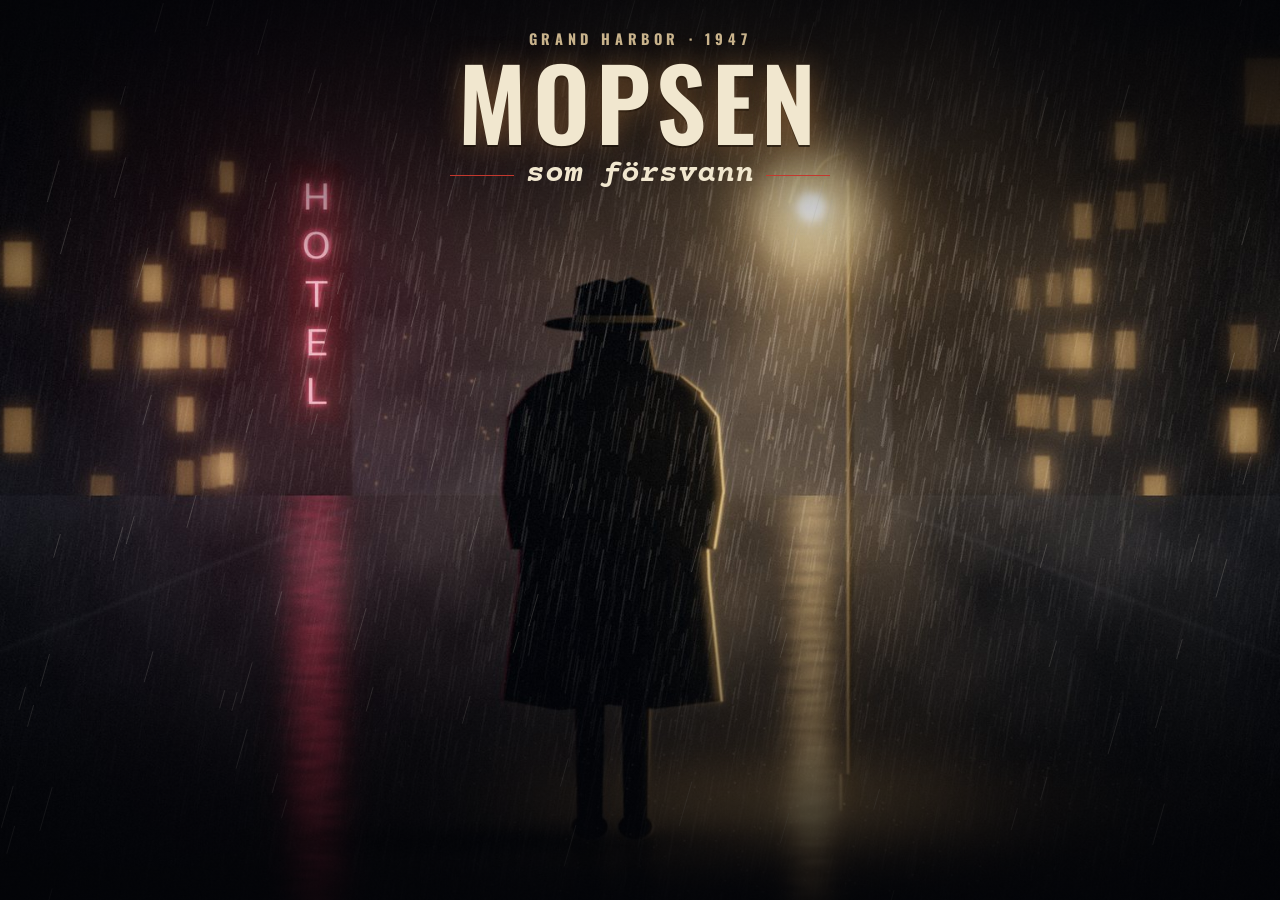
<file: aventyr/mopsen/spel.html>
<meta charset="utf-8">
<title>Mopsen som försvann</title>
<meta name="claude:viewport-fit-sides" content="cover">
<link rel="preconnect" href="https://fonts.googleapis.com">
<link rel="stylesheet" href="https://fonts.googleapis.com/css2?family=Courier+Prime:ital,wght@0,400;0,700;1,400&family=Oswald:wght@500;600&display=swap">
<style>
/* Spelmotorns utseende. Gemensamt för alla äventyr. */

/* Layout: en arkivmapp för ett fall. Statusrad överst, maskinskrivet protokoll i mitten, inmatningsrad längst ner. */
:root {
  --bg: #e6dbbd;       /* manilamapp */
  --paper: #f4eedc;    /* papper */
  --ink: #2a251d;      /* skrivmaskinsbläck */
  --muted: #6e6552;
  --stamp: #a8281f;    /* stämpelrött */
  --rule: #cdbf98;
  --pil: #c48b00; --pilskugga: rgba(42, 37, 29, .35);   /* pilen för mer text */
  --font-type: "Courier Prime", "Courier New", Courier, monospace;
  --font-head: "Oswald", "Arial Narrow", "Helvetica Neue", Arial, sans-serif;
}
@media (prefers-color-scheme: dark) {
  :root:not([data-theme="light"]) {
    --bg: #141922; --paper: #1c2330; --ink: #e5e0d2; --muted: #8e95a3; --stamp: #ff7c6c; --rule: #2e3746;
    --pil: #f2c230; --pilskugga: rgba(0, 0, 0, .6);
    color-scheme: dark;
  }
}
:root[data-theme="dark"] {
  --bg: #141922; --paper: #1c2330; --ink: #e5e0d2; --muted: #8e95a3; --stamp: #ff7c6c; --rule: #2e3746;
    --pil: #f2c230; --pilskugga: rgba(0, 0, 0, .6);
  color-scheme: dark;
}
*, *::before, *::after { box-sizing: border-box; }
[hidden] { display: none !important; }
html, body { height: 100%; }
body { margin: 0; }
body {
  background: var(--bg); color: var(--ink);
  font-family: var(--font-type); font-size: 16px; line-height: 1.55;
  display: flex; flex-direction: column;
}
body::before {
  content: ""; position: fixed; inset: 0 0 auto; height: env(safe-area-inset-top, 0px); z-index: 10; background: var(--bg);
}
.wrap {
  width: 100%; max-width: 46rem; margin: 0 auto;
  padding-left: max(16px, env(safe-area-inset-left, 0px));
  padding-right: max(16px, env(safe-area-inset-right, 0px));
}
header.status {
  border-bottom: 2px solid var(--ink);
  font-family: var(--font-head); text-transform: uppercase; letter-spacing: .06em;
}
header.status .wrap {
  display: flex; flex-wrap: wrap; gap: 4px 16px; align-items: baseline; justify-content: space-between;
  padding-block: 10px 8px;
}
.status .title { font-weight: 600; font-size: 1.05rem; color: var(--stamp); }
.status .where { font-weight: 500; font-size: 1rem; flex: 1 1 auto; min-width: 0; }
.status .nums { font-size: .85rem; color: var(--muted); font-variant-numeric: tabular-nums; white-space: nowrap; }
main {
  flex: 1 1 auto; overflow-y: auto; min-height: 0;
}
#log { padding-block: 20px 12px; display: flex; flex-direction: column; gap: 12px; }
#log p { margin: 0; max-width: 65ch; white-space: pre-wrap; overflow-wrap: anywhere; }
#log .cmd { color: var(--muted); }
#log .cmd::before { content: "> "; }
#log .room { font-family: var(--font-head); text-transform: uppercase; letter-spacing: .08em; font-weight: 600; font-size: 1.05rem; margin-top: 6px; }
#log .sys { color: var(--muted); font-style: italic; }
#log .stamp {
  align-self: flex-start; color: var(--stamp); border: 3px double var(--stamp);
  font-family: var(--font-head); text-transform: uppercase; letter-spacing: .12em; font-weight: 600;
  padding: 4px 12px; transform: rotate(-2deg); margin-block: 4px;
}
#log .banner {
  font-family: var(--font-head); text-transform: uppercase; letter-spacing: .1em;
  font-size: clamp(1.8rem, 6vw, 2.6rem); line-height: 1.05; font-weight: 600; text-wrap: balance;
}
#log .score { color: var(--stamp); font-weight: 700; }
#log .replik { color: var(--stamp); font-style: italic; }
#log .replik.pratar::after { content: "\258C"; font-style: normal; animation: markor 1s steps(1) infinite; margin-left: 2px; }
@keyframes markor { 50% { opacity: 0; } }
@media (prefers-reduced-motion: reduce) { #log .replik.pratar::after { animation: none; } }
/* Startskärmen: en filmaffisch med bilden i fullskärm, loggan överst och en knapp längst ner. */
.splash {
  position: fixed; inset: 0; z-index: 100; background: #05070b; color: #efe6d0;
  display: flex; flex-direction: column; justify-content: flex-start; align-items: center; text-align: center;
  padding: max(28px, env(safe-area-inset-top, 0px)) max(16px, env(safe-area-inset-right, 0px)) max(28px, env(safe-area-inset-bottom, 0px)) max(16px, env(safe-area-inset-left, 0px));
  transition: opacity 0.9s ease; cursor: pointer; overflow: hidden;
}
.splash.borta { opacity: 0; pointer-events: none; }
.splash:focus-visible { outline: 2px solid #ffb45a; outline-offset: -6px; }
.splash picture, .splash img, .splash canvas { position: absolute; inset: 0; width: 100%; height: 100%; }
.splash img { object-fit: cover; object-position: 50% 45%; animation: splashin 2.4s ease-out both; }
@keyframes splashin { from { opacity: 0; transform: scale(1.04); } to { opacity: 1; transform: scale(1); } }
.splash::after { content: ""; position: absolute; inset: 0; pointer-events: none;
  background: linear-gradient(to bottom, rgba(3,4,8,0.75) 0%, rgba(3,4,8,0) 32%, rgba(3,4,8,0) 62%, rgba(3,4,8,0.85) 100%); }
.splash > .logo { position: relative; z-index: 1; }
.logo { margin: 0; display: flex; flex-direction: column; align-items: center; gap: 6px; animation: logoin 2.2s 0.5s ease-out both; }
@keyframes logoin { from { opacity: 0; transform: translateY(-8px); letter-spacing: 0.3em; } to { opacity: 1; transform: none; } }
.logo .ort { font-family: var(--font-head); text-transform: uppercase; letter-spacing: 0.32em; font-size: clamp(0.7rem, 2.4vw, 0.9rem); color: #c9b48d; }
.logo .titel { font-family: var(--font-head); font-weight: 600; text-transform: uppercase; line-height: 0.9;
  font-size: clamp(3rem, min(15vw, 11vh), 7.5rem); letter-spacing: 0.06em; color: #f1e7cf; white-space: nowrap;
  text-shadow: 0 0 28px rgba(255, 168, 80, 0.35), 0 2px 0 rgba(0,0,0,0.6); }
.logo .under { display: flex; align-items: center; gap: 12px; font-family: var(--font-type); font-style: italic;
  font-size: clamp(1.1rem, min(4.6vw, 3.4vh), 2rem); color: #f1e7cf; }
.logo .under::before, .logo .under::after { content: ""; width: clamp(24px, 8vw, 64px); height: 1px; background: #c4382e; }
@media (prefers-reduced-motion: reduce) { .splash img, .logo { animation: none; } .splash { transition: none; } }
/* Bildrutan: pixelbilden skalas upp skarpt, utan utsmetning. */
.scen { margin: 0; background: #0b0d1a; border-bottom: 2px solid var(--ink); display: flex; justify-content: center; }
.scen canvas {
  display: block; width: 384px; height: 240px; max-width: 100%; object-fit: contain;
  image-rendering: pixelated; image-rendering: crisp-edges;
}
.scen canvas.ritar { animation: rita 0.9s steps(24, end) both; }
@keyframes rita { from { clip-path: inset(0 0 100% 0); } to { clip-path: inset(0 0 0 0); } }
@media (prefers-reduced-motion: reduce) { .scen canvas.ritar { animation: none; } }
footer.input { border-top: 2px solid var(--ink); background: var(--paper); padding-bottom: env(safe-area-inset-bottom, 0px); }
footer.input .wrap { padding-block: 10px; display: flex; flex-direction: column; gap: 8px; }
form { display: flex; gap: 8px; align-items: center; }
form label { font-weight: 700; color: var(--stamp); }
#cmd {
  flex: 1 1 auto; min-width: 0; font: inherit; color: var(--ink); background: transparent;
  border: none; border-bottom: 1px dashed var(--rule); padding: 6px 2px; outline: none;
}
#cmd:focus-visible { border-bottom-color: var(--stamp); }
.quick { display: flex; flex-wrap: wrap; gap: 6px; }
.quick button {
  font-family: var(--font-head); text-transform: uppercase; letter-spacing: .06em; font-size: .8rem;
  color: var(--ink); background: transparent; border: 1px solid var(--rule); border-radius: 2px;
  padding: 4px 10px; cursor: pointer;
}
.quick button:hover { border-color: var(--ink); }
.quick button:focus-visible { outline: 2px solid var(--stamp); outline-offset: 1px; }

/* Klickläge: ägodelar som knappar, en namnskylt i bilden och en meny vid det man trycker på */
.scen { position: relative; }
.klicklage .scen canvas { touch-action: manipulation; }
.agodelar { display: flex; flex-wrap: wrap; gap: 6px; align-items: center; }
.agodelar .rubrik { font-family: var(--font-head); text-transform: uppercase; letter-spacing: .08em; font-size: .75rem; color: var(--muted); margin-right: 2px; }
.agodelar button {
  font-family: var(--font-type); font-size: .85rem; color: var(--ink); background: var(--bg);
  border: 1px solid var(--rule); border-radius: 2px; padding: 3px 9px; cursor: pointer;
}
.agodelar button:hover, .agodelar button:focus-visible { border-color: var(--stamp); outline: none; }
.namnskylt {
  position: absolute; transform: translate(-50%, -150%); pointer-events: none; white-space: nowrap;
  font-family: var(--font-head); text-transform: uppercase; letter-spacing: .08em; font-size: .8rem;
  color: #f1e7cf; background: rgba(10, 10, 16, .82); padding: 2px 8px; border-radius: 2px;
}
.klickmeny {
  position: fixed; z-index: 60; min-width: 150px; max-width: min(260px, calc(100vw - 16px));
  display: flex; flex-direction: column; background: var(--paper); border: 2px solid var(--ink);
  box-shadow: 0 6px 24px rgba(0, 0, 0, .35); padding: 4px;
}
.klickmeny .rubrik {
  font-family: var(--font-head); text-transform: uppercase; letter-spacing: .08em; font-size: .8rem;
  color: var(--stamp); padding: 4px 8px 6px; border-bottom: 1px dashed var(--rule); margin-bottom: 2px;
}
.klickmeny button {
  font-family: var(--font-type); font-size: .95rem; text-align: left; color: var(--ink); background: transparent;
  border: none; padding: 8px 10px; cursor: pointer;
}
.klickmeny button:hover, .klickmeny button:focus-visible { background: var(--bg); outline: none; color: var(--stamp); }

/* Renodlat klickläge: inget inmatningsfält, bara ägodelar, utgångar och en menyknapp */
.klicklage form { display: none; }
#menyknapp {
  font-family: var(--font-head); text-transform: uppercase; letter-spacing: .08em; font-size: .8rem;
  color: var(--ink); background: transparent; border: 1px solid var(--ink); border-radius: 2px; padding: 3px 10px; cursor: pointer;
}
#menyknapp:hover, #menyknapp:focus-visible { color: var(--stamp); border-color: var(--stamp); outline: none; }
.agodelar { flex-direction: column; align-items: stretch; }
.klickrad { display: flex; flex-wrap: wrap; gap: 6px; align-items: center; }
.klickrad .rubrik { font-family: var(--font-head); text-transform: uppercase; letter-spacing: .08em; font-size: .75rem; color: var(--muted); margin-right: 2px; }
.klickrad button {
  font-family: var(--font-type); font-size: .85rem; color: var(--ink); background: var(--bg);
  border: 1px solid var(--rule); border-radius: 2px; padding: 3px 9px; cursor: pointer;
}
.klickrad button:hover, .klickrad button:focus-visible { border-color: var(--stamp); outline: none; }
.las-endast { position: absolute; width: 1px; height: 1px; overflow: hidden; clip: rect(0 0 0 0); white-space: nowrap; }
.las-endast button:focus { position: fixed; left: 8px; top: 8px; width: auto; height: auto; clip: auto; z-index: 70; }

/* Gul pil som visar att det finns mer text nedanför: en tonad kant längst ner i textytan och en liten pixelpil.
   Den går inte att klicka på, man scrollar som vanligt. */
#merpil {
  position: fixed; z-index: 5; height: 36px; padding: 0 16px 6px;
  display: flex; align-items: flex-end; justify-content: flex-end;
  background: linear-gradient(to bottom, transparent, var(--bg) 80%);
  color: var(--pil); pointer-events: none;
}
#merpil svg { width: 18px; height: 12px; filter: drop-shadow(0 1px 0 var(--pilskugga)); }
#merpil[hidden] { display: none; }

/* Bekräftelsedialog, t.ex. innan spelet börjar om */
dialog.bekrafta {
  width: min(340px, calc(100vw - 32px)); padding: 18px 20px 16px; color: var(--ink); background: var(--paper);
  border: 2px solid var(--ink); box-shadow: 0 10px 40px rgba(0, 0, 0, .45);
}
dialog.bekrafta::backdrop { background: rgba(5, 7, 11, .6); }
dialog.bekrafta h2 {
  margin: 0 0 8px; font-family: var(--font-head); text-transform: uppercase; letter-spacing: .08em;
  font-size: 1.1rem; font-weight: 600; color: var(--stamp);
}
dialog.bekrafta p { margin: 0 0 16px; font-size: .95rem; }
dialog.bekrafta .knappar { display: flex; gap: 8px; justify-content: flex-end; flex-wrap: wrap; }
dialog.bekrafta button {
  font-family: var(--font-head); text-transform: uppercase; letter-spacing: .08em; font-size: .85rem;
  padding: 8px 14px; border-radius: 2px; cursor: pointer; border: 1px solid var(--ink);
  background: transparent; color: var(--ink);
}
dialog.bekrafta button.ja { background: var(--stamp); border-color: var(--stamp); color: var(--paper); }
dialog.bekrafta button:focus-visible { outline: 2px solid var(--stamp); outline-offset: 2px; }

/* Samtal: svarsalternativ som knappar */
.samtalsval { display: flex; flex-direction: column; gap: 6px; padding-block: 2px 14px; max-width: 65ch; }
.samtalsval button {
  font-family: var(--font-type); font-size: .9rem; line-height: 1.3; text-align: left; color: var(--ink);
  background: var(--paper); border: 1px solid var(--rule); border-left: 3px solid var(--stamp); border-radius: 2px;
  padding: 6px 10px; cursor: pointer;
}
.samtalsval button:hover, .samtalsval button:focus-visible { border-color: var(--stamp); outline: none; color: var(--stamp); }
.samtal-pagar.klicklage .agodelar { display: none; }
#log .val { color: var(--muted); margin-left: 1.5em; }
</style>
<script>
// Genererad av motor/verktyg/bygg.py. Redigera inte för hand.
window.AVENTYRSDATA = {"bilder":{"palett":[[11,13,26],[26,31,58],[42,47,85],[63,74,122],[106,120,168],[169,184,216],[58,36,24],[94,58,34],[138,90,50],[192,138,74],[232,192,112],[255,240,176],[31,90,58],[192,48,42],[255,106,138],[216,200,160]],"bredd":192,"hojd":120,"bilder":{"kontor":[{"namn":"neon","ms":[700,260,260,260,260,3000,120,160,90,2200],"ramar":["[base64]","[base64]","H84BIUYAIUoAIU4BIsgAItABItICJFIBJQkAJQoCJQsCJQwCJQ0AJcIAJcQAJcgAJcsCJcwAJdABJocAJosCJo8BJ0YAKAkAKAoCKAsCKAwCKA0AKMIAKMoDKMsCKMwAKNABKNICKYoCKYsCKYwCKkYAKkoAKk4BKwoCK8oCK84BLIoCLIsCLIwC","H84BIUYAIUoAIU4BIsgAItABJFIBJQkAJQ0AJcQAJdABJocAJo8BKAkAKAoCKAsCKAwCKA0AKMIAKMoDKMsCKMwAKNABKYoCKYsCKYwCKkYAKkoAKk4BKwoCK8oCK84BLIoCLIsCLIwC","IUYAItABJcQAJocAJo8BKMIAKNABKkYAKwoCK8oDLIoCLIsCLIwC","","[base64]","","[base64]",""]},{"namn":"regn","ms":[90,90,90,90,90,90,90,90,90,90],"ramar":["","[base64]/oAKBQBKKkBKLIEKMYBKM8EKVgEKWYPKWgBKW8EKXIEKYYAKY8EKZUEKhgEKiEBKiYBKi8FKjEEKjoAKjsEKkUAKk4EKlIFKlUEKuEBKukEKvEFKvoAKvsEKwQAKwUAKw4FKxIFKxQEK6ABK6kFK7kAK7oFK8QAK9QFK9YCLGkELHkALIMALJYBLSgFLVUBLhUB","[base64]/oAKAIEKBMFKBQBKJ4EKKQEKKkBKLEEKMEFKMYBKV4EKWQFKWYPKWgBKXEEKYYAKh0EKiEBKiYBKjAFKjoAKkUAKt0FKuEBKvoAKwQAKwUAK6ABK7kAK8QAK9YCLHkALIMALJYBLVUBLhUB","[base64]/MEJ/oAKAEEKBIEKBQBKKkBKLIEKMAFKMEEKMUEKMYBKNIFKWYPKWgBKXAEKXIFKYAFKYUFKYYAKZQEKiEBKiYBKjAEKjoAKkUAKlQFKuEBKu8EKvoAKwIEKwQAKwUAKxMEK6ABK68FK7kAK8IEK8QAK9MFK9YCLHkALIEFLIMALJYBLVUBLhUB","[base64]/QEJ/oAJ/4FJ/8EKAcEKBMEKBQBKKkBKLQFKL8EKMcEKNMFKWYPKWgBKX4EKYYFKY4EKiEBKiYBKjoAKj4FKkUAKk4EKlMEKuEBKvMEKvoAKwEEKwQAKwUAKxMEK6ABK7MEK7kAK8EEK8QAK9IFK9YCLHIELHkALIAFLIEELIMALJIFLJYBLTIFLUAFLVUBLhUB","[base64]/YEJ/[base64]","[base64]/oAKBEEKBQEKKEEKKkBKLUEKMYBKNAEKNQFKWEFKWYPKWgBKXUEKXkEKX8EKYYAKZAFKiYBKiwEKjQEKjkEKjoAKj8EKkUAKuEFKuwEKvQFKvYEKvoAKv4FKwQAKwUAK6ABK6sFK7YEK7kAK8QAK9YCLHUELHkALIMALJYBLTUFLVUBLhUB","[base64]/oAJ/4FKBAFKBMEKBQBKKkBKMYBKNAEKNMFKWYPKWgBKYYAKZAEKiEBKiYBKjoAKkUAKk8FKuEBKuIEKuwEKvoAKwQAKwUAKxEEK6ABK6IEK6wFK7kAK8QAK9EEK9QEK9YCLGEELHkALIMALJAELJQFLJYBLSEFLVAFLVUBLhUB","[base64]/oAKAAEKBMEKBQBKKkBKMAEKMYBKNMEKWYPKWgBKX8EKYYAKZIFKiEBKiYBKjoAKj8FKkUAKtwEKuEBKvoAKv4EKwQAKwUAKxAEK5wFK6ABK7kAK74FK8QAK9AFK9MEK9YCLHkALIMALJMFLJYBLVUBLhUB","[base64]/kEJ/[base64]"]},{"namn":"rok","ms":[220,220,220,220,220,220],"ramar":["","IAkDIMgCIYgCIYsDIkwDIwoCI8sCI80DJI0DJUwCJgsDJgwCJsoDJ4oCKQkEKcgGKogGKosEK0wELAoCLMsCLM0ELY0ELwsEL8oEMIoC","H0kCIAoDIMgCIMsDIYgCIkwDIwoCIwwDI8sCJIoDJUkDJUwCJgwCJsgDJ4gDJ4oCKEkCKQoEKcgGKcsEKogGK0wELAoCLAwELMsCLYoELkkEL8gEMIgEMIoC","IMgCIMoDIYgCIYoDIwgDIwoCI8cDI8sCJUYDJUwCJgYDJgwCJ4gDJ4oCKcgGKcoEKogGKooELAgELAoCLMcELMsCLkYELwYEMIgEMIoC","IAkDIMgCIYcDIYgCIkYDIwoCI8UDI8sCJIUDJUwCJgcDJgwCJsgDJ4oCKQkEKcgGKocEKogGK0YELAoCLMUELMsCLYUELwcEL8gEMIoC","H0kCIAgDIMcDIMgCIYgCIkYDIwYDIwoCI8sCJIgDJUkDJUwCJgwCJsoDKEkCKQgEKccEKcgGKogGK0YELAYELAoCLMsCLYgELkkEL8oE"]},{"namn":"lampa","ms":[650,650],"ramar":["","LxgALxoALxwCL9kGL9oGL9sAMJgAMJoAMJwC"]}],"mainst":[{"namn":"regn","ms":[80,80,80,80,80,80,80,80,80,80],"ramar":["","ABoAANoAAU4EAXAEAZkGAdgAAg4EAjADAlIEAlkGApgAAu8DAxIEAzYAA1cAA68FA/[base64]/[base64]/[base64]/sGQA0EQF0AQGUEQJQEQM0FQPcEQRMEQR0BQSAEQSUEQVMFQbcEQb8DQdMEQeAFQeQEQnYFQn8CQpIFQqQFQtcCQu4CQxcFQz4CQ3sMQ5cCQ64DQ9YDQ90EQ/[base64]","ABoAANMDANoAAZMEAZkGAbcEAdgAAdsEAlIEAlkGAncDApgAApsEAq0EAxIEAzYEA1cAA20EA/[base64]/0EGDAEGGoFGGwEGHQEGJUEGKICGKoEGLYDGLwEGO4HGPAFGSsEGTQFGVQEGVsEGWIDGWoFGXYEGX0BGa4GGc8EGesFGhQFGhsFGiEKGjUEGj0DGm0GGn0EGo8FGswCGvUFGvwDGz0EG18EG3IBG4kEG4wCG+4EG/[base64]/[base64]/cKOAcFOBMDOCAMOCUMOFMGOKQEOKUEOLcKONMCOOAMOOIEOOQMOVcNOWMFOWQFOXYIOZICOaIFOaQCOgoEOhcPOi8EOkMEOsoFOt0POu8FOwMFO08GO50PPA8HPRQNPVIDPXoEPdQNPhICPjoDPt4BPvkFPzsGP0UEP54AP/sGQAUEQDcEQF0AQIMEQMQEQPcEQR0BQUMDQV0EQYQFQbYFQb8DQcYEQdgEQgIDQh0FQlcJQn8CQpgEQsIFQtcCQu4CQxcJQz4CQ0UFQ1cEQ3sMQ5cCQ64DQ9YDQ/[base64]","ABoAADsEANoAAPsEAZkGAdgAAlkGApgAAr8DAzYAA1cEA38EA9cEA+4EA/[base64]/[base64]/EEN/cKOAcEOAsFOBMDOCAMOCUMOFMGOJwFOLEFOLcKOMcEONMCOOAMOOQMOVcNOXYIOYYEOZAEOZICOaQCOhcPOkYFOlAFOt0PO08GO50PPA8HPRQNPSoEPVIDPdQNPgQEPhICPhoEPqkEPsQFPsgEPtoEPt4BPzsGP2kFP4gEP5kFP50EP54AP/sGQEcEQF0FQOQEQOUEQQcFQR0BQaQEQaUEQb8DQeIEQlcJQmMFQmQFQn8CQqIFQtcCQu4CQwoEQxcJQy8EQz4CQ0MEQ3sMQ5cCQ64DQ8oFQ9YDQ+8FQ/4ERAMFRDsMRFYCRPoMRnoERqEDRzoDR1oDR2EDR/[base64]","ABoAANQEANoAAWUDAZQDAZkGAdgAAfcEAhMEAiADAiUEAlMEAlkGApgAArcDAtMDAuAFAuQEAzYAA1cEA3YEA5IEA6QEA/[base64]/[base64]/cKOBMDOCAMOCUMOEUEOFMGOLcKONMCOOAMOOQMOQQDOQwDOR8EOVcNOXYIOZICOaQCOcQFOcwFOd8EOhcPOiEEOp4EOt0POuEFO08GO14FO50PPA8HPKIEPO4EPRQNPVIDPWIEPX0DPa4EPdQNPhICPiEFPj0EPm0FPswEPt4BPvwFPzsGP3IEP4wEP54AP/sGQDIEQEsEQF0AQNwEQPEEQQcEQQsFQR0BQZwFQbEFQb8DQccEQlcJQn8CQtcCQu4CQxcJQz4CQ0YFQ1AFQ3sMQ5cCQ64DQ9YDQ/[base64]","ABoAAEUEANoAAQUDATcDAYMEAZkGAcQDAdgAAfcEAkMDAlkGAl0EAoQFApgAArYFAsYEAtgEAwIDAx0FAzYAA1cAA4YDA5gDA8IFA/[base64]/[base64]/AFNCsENDQFNEgKNFQENFsENGoFNHYENM8ENOYKNOsFNQgKNRQFNRsFNTUENX0ENY4BNY8FNaYKNccKNfUFNj0ENk4LNl8ENmUKNocKNokENtQGNu4ENvwENw0PNx8ENyQEN0kEN2UCN5QGN58EN64EN7wFN80PN94EN+QEN/[base64]/sGQF0AQIUEQR0BQUUEQb8DQgQDQgwDQh8EQlcJQn8CQsQFQswFQtcCQt8EQu4CQxcJQyEEQz4CQ3sMQ5cCQ54EQ64DQ9YDQ+EFQ/4ERDsMRFYCRF4FRPoMRaIERe4ERmIERn0DRqEDRq4ERyEFRz0ER1oDR2EDR20FR8wER/[base64]","ABoAAJ0EANoAAV0EAZkGAdgAAeQDAeUEAlkGApgAAqQEAqUEAuIEAzYAA1cAA2MFA2QEA6IEA/[base64]/cEFBMEFCAEFCUEFEUBFFMFFLcEFNMEFOAFFOQEFQQAFQwAFR8HFVcEFXYFFZIFFaQFFcQGFcwGFd8GFhcFFiECFp4GFt0EFuECF08EF14HF50FGA8FGKICGO4HGRQEGVIEGWIDGX0BGa4GGdQFGhIFGiEKGj0DGm0GGswCGt4EGvwDGzsEG3IBG4wCG54EG/sFHDIBHEsCHF0EHNwBHPEBHQcJHQsCHR0FHZwBHbEBHb8EHccJHlcEHn8EHoYJHpACHtcEHu4EHxcEHz4EH0YCH1ADH3sEH5cEH64FH9YFH/[base64]/cKOBMDOCAMOCUMOFMGOFkFOJgEOLcKONMCOOAMOOQMOTYEOVcFOXYIOZICOaQCOfYFOhcPOisEOt0POusEOyYEOz0EO08GO50PO6oEO6wEO9UEO+YFO/0EPA8HPDAEPGoFPHQEPJUEPKoEPLYDPLwEPPAFPRQNPSsEPTQFPVIDPVQEPVsEPWoFPXYEPc8EPdQNPesFPhICPhQFPhsFPjUEPn0EPo8FPt4BPvUFPzsGPz0EP18EP4kEP54AP+4EP/sGP/wEQB8EQCQEQEkEQF0AQJ8EQK4EQLwFQN4EQOQEQQgFQR0BQV8EQW0EQZ4FQaMFQb8DQcoEQh4FQi0FQlcJQn8CQtcCQu4CQxcJQz4CQ3sMQ4EEQ5cCQ64DQ9YDQ9wEQ/4ERAkFRDsMREEERFYCRJIERJcERJwERPoMRQAERVIERVcERVsERXAERbEERdQERhEFRhYFRhoERhsFRjAFRnEERpQERpUERqEDRtoERzAER1MFR1UFR1oDR2EDR5kER/[base64]","ABoAAHIDANoAATIEAZkGAdgAAdwDAfEEAgcEAlkGApgAApwFArEFAscDAzYAA1cAA4YDA5ADA/[base64]/[base64]/cKOA4FOBMDOCAMOCUMODAEOFIEOFMGOLcKONMCOOAMOOQMOO8EORIEOVcNOXYIOZICOaQCOa8FOhcPOiIEOt0POuIEO08GO50PO6EEPA8HPGEFPRQNPUsEPVIDPdQNPgsFPhICPt4BPxoEPzsGP54AP9oEP/sGQF0AQJkEQNgEQR0BQVkFQZgEQb8DQjYEQlcFQn8CQtcCQu4CQvYFQxcJQysEQz4CQ3sMQ5cCQ64DQ9YDQ+sEQ/4ERCYERDsMRD0ERFYCRKoERKwERNUEROYFRPoMRP0ERTAERWoFRWwERZUERaoERbYDRbwERfAFRisERjQFRlQERlsERmoFRnYERqEDRs8ERusFRxQFRxsFRzUER1oDR2EDR30ER48FR/[base64]","ABoAANoAAYUEAZkGAdgAAkUEAlkGApgAAwQDAwwDAx8EAzYAA1cAA8QFA8wFA98EA/[base64]/cKOBMDOCAMOCUMOFIEOFMGOHcEOJsFOK0EOLcKONMCOOAMOOQMORIEOTYFOVcNOXYIOZICOaQCOhcPOiwFOlIEOt0POxIEOy4DO08GO50PO9EFO+4EPA8HPCMEPK0EPOMEPRQNPVIDPW0FPaIFPdQNPhICPt4BPzsGP54AP/sGQE4EQF0AQHAEQQ4FQR0BQTAEQVIEQb8DQe8EQhIEQlcJQn8CQq8FQtcCQu4CQxcJQyIEQz4CQ3sMQ5cCQ64DQ9YDQ+IEQ/4ERDsMRFYCRKEERPoMRWEFRqEDRwsFR1oDR2EDSNkASNoESZMASZkESbcASdgESdsASlIASlkFSncASpgESpsASq0OSxIASzYES1cFS20AS/[base64]","ABoAAF8EAIkEANoAAO4EAR8DASQEAUkDAZkGAZ8EAa4DAdgAAd4DAeQDAggEAlkGAl8DAm0EApgAAp4FAqMEAsoEAx4EAy0FAzYAA1cAA4oDA/[base64]/[base64]/[base64]/cKOBMDOB0FOCAMOCUMOFMGOLcKOL8EONMCOOAMOOQMOXYIOX8EOZICOaQCOdcEOe4EOhcEOj4EOnsEOpcEOq4FOtYFOt0POv4FOzsEO08GO1YFO50PO/oFPA8HPRQNPVIDPaEEPdQNPhICPloEPmEFPt4BPxoEPzsGP54AP9MEP9kFP/sGQF0AQJMEQLcEQNsEQR0BQVIEQXcEQZsFQa0EQb8DQhIEQjYFQlcJQm0EQn8CQtcCQu4CQxcJQywFQz4CQ1IEQ3sMQ5cCQ64DQ9YDQ/[base64]/AFWCsEWDQFWEsBWFQEWFsEWGoFWHYEWM8EWOsFWQsBWRQEWRsFWTUEWX0EWY8EWfUF"]},{"namn":"anga","ms":[200,200,200,200,200,200],"ramar":["","[base64]","[base64]","[base64]","[base64]","[base64]"]},{"namn":"neon","ms":[2600,90,70,400,1800,120,900],"ramar":["","HOoCHn4CHzUCH/wCILMAILcAIjMCIjYCIuYCIuwAIvMCIvQDIvYDI7MDI7UCI7YCJHMCJHYDJTMCJTYCJewAJrMCJrcCKDUCSrkCTDMCTD8DTa0DTbkDTzMDTz8EUK0CULkCUjMCUj8DU60CU7kCVTMCVT8DVq0BVrkBWDMBWD8BWa0BWbkB","","HOoCHn4CHzUCH/wCILMAILcAIjMCIjYCIuYCIuwAIvMCIvQDIvYDI7MDI7UCI7YCJHMCJHYDJTMCJTYCJewAJrMCJrcCKDUCSrkCTDMCTD8DTa0DTbkDTzMDTz8EUK0CULkCUjMCUj8DU60CU7kCVTMCVT8DVq0BVrkBWDMBWD8BWa0BWbkB","","HOoCHn4CHzUCH/wCILMAILcAIjMCIjYCIuYCIuwAIvMCIvQDIvYDI7MDI7UCI7YCJHMCJHYDJTMCJTYCJewAJrMCJrcCKDUCSrkCTDMCTD8DTa0DTbkDTzMDTz8EUK0CULkCUjMCUj8DU60CU7kCVTMCVT8DVq0BVrkBWDMBWD8BWa0BWbkB",""]}],"parkave":[{"namn":"regn","ms":[110,110,110,110,110,110,110,110,110,110],"ramar":["","[base64]/sFND8KNGsCNHQENKICNTQDNcAENfMENoAENrMFNz8EN3wMN/8FODMMODwGOPMMORwPOSEEOdwPOeEEOewCOqAEOqkMOqwBOvYJOywEO2AFO2kMO2sBO7YKO+wEPCgMPCsCPHUKPH8EPKsEPOIEPOgMPT8FPWsFPaIFPbEEQHwEQLQJQTMEQTwEQXQKQfMFQhwEQtwFQuwEQ00PQ10BQ6kEQ6wEQ7MJQ/[base64]","[base64]/[base64]","[base64]/MESAoASCYASIAESLMFSN8ASOUAST8ESZYASZ8BSf8FSlAASlYASl4AStADSxAASxUASx4ASyEES5ADS88BS+EETCINTI8ATKAETOINTQ8ETWAFTZcNTaENTfgETlcPTmEPTn8ETqsETuIETz8FT2sFT6IEUnwEUzMEUzwEU1YAU18BU/MFVBYAVBwDVB8AVNUBVNwFVN4AVOwEVZ4AVakEVawDVbIAVfYDVmkEVmsEVnIAVqcCVrYEVygDVysFV2cBV3UFV9oAV+gFV/EDWJoAWLEFWVkB","[base64]/[base64]","AK0AAW0AAdQDAiwAAyEEA+EDBIoABKADBLwJBSwDBUoCBWAFBXwJBakKBewEBgkCBmkKBmsKBqsEBuIEBygKBysKBz8FB2sFB6IEB+oJCAAFCMAFCnwECzMECzwEC/[base64]/sFWHQEWJoAWTQDWVkBWcAEWfMD","[base64]/0FRA0PRHMPRWwERiwFRosAR0sBR2YASAoASCYASN8ASOUASZYASZ8BSlAASlYASl4AStADSxAASxUASx4AS5ADS88BTCINTI8ATOINTQ8ETZcNTaENTfgETlcPTmEPU1YAU18BVBYAVB8AVNUBVN4AVZQDVZ4AVbIAVlQEVnIAVqcCVxMEV2cBV9MFV9oAWJoAWVkB","AK0AAW0AAdQDAiwABIoABJQDBLwJBUoCBVQEBXwJBakKBgkCBhMEBmkKBmsKBtMFBygKBysKB+oJCAAFCMAFCboDCnoFCrUEC3UEDT0JDbwEDf0BDnwEDzsED2wKD/sFECwJEHQEETQDEcAEEfMEEoAEErMFEz8EFSEEFeEEFqAEFywEF2AFF+wEGH8EGKsEGOIEGWsFGaIFHHwEHTMEHTwEHfMFHhwEHtwFHuwEH5QBH6kEH6wEH/[base64]","[base64]/[base64]","AK0AAW0AAdQDAiwABD0DBIoABLwJBP0FBUoCBXwJBakKBgkCBmkKBmsKBmwDBygKBysKBywFB+oJCAAFCMAFDT0JDf0BD2wKECwJFpQEF1QEGBMEGNMFG7oDHHoFHLUEHXUEHjQFH5QBH7wEIFQCIHwEIRMCITsEIdMCIfsFInQEIzQDI8AEI/MEJIAEJLMFJLoBJT8EJXoCJbUJJf8FJnUPJyEEJzQPJ+EEKKAEKLwPKSwEKWAFKXwFKewEKjsPKn8EKqsEKuIEKvsJKz8FK2sFK3QCK6IFLDQALMAJLPMCLYAJLbMCLj8LLnwELv8LLzMELzwEL/[base64]"]},{"namn":"dorr","ms":[140,140,140,140,140,140],"ramar":["","[base64]","[base64]","[base64]","[base64]","[base64]"]},{"namn":"duva","ms":[1400,120,220,120,500,120,220,120,2200],"ramar":["","SIoDSIsDSIwDSUoDSUsDSUwDSU0DSU4DSg0ASswESs0ESs4JSs8JS4sE","SIoDSIsDSIwDSUoDSUsDSUwDSU0DSU4DSgsDS4sES40ATEwETE4J","SIoDSIsDSIwDSUoDSUsDSUwDSU0DSU4DSg0ASswESs0ESs4JSs8JS4sE","","SIoDSIsDSIwDSUoDSUsDSUwDSU0DSU4DSg0ASswESs0ESs4JSs8JS4sE","SIoDSIsDSIwDSUoDSUsDSUwDSU0DSU4DSgsDS4sES40ATEwETE4J","SIoDSIsDSIwDSUoDSUsDSUwDSU0DSU4DSg0ASswESs0ESs4JSs8JS4sE",""]},{"namn":"fonster","ms":[5200,3800],"ramar":["","[base64]"]}],"vaning":[{"namn":"fru","ms":[900,700,0],"ramar":["","[base64]","[base64]"],"slinga":2},{"namn":"mops","ms":[1000,1000],"ramar":["","[base64]/QJM/UJM/YKM/cOM/gKM/kJM/oJNLMJNLQJNLUJNLYJNLcJNLgJNLkJNLoJNLsJNLwJNXMJNXQJNXUJNXYJNXcJNXgJNXkJNXoJNXsJNXwJNjMJNjQJNjUJNjYJNjcJNjgJNjkJNjoJNjsJNjwJ"],"slinga":1},{"namn":"kristall","ms":[300,300,300,300],"ramar":["","ENwPEOULEagPEbEL","ENwPEagP","ENwPEZ8LEagPEmsL"]},{"namn":"moln","ms":[130,130,130,130,130,130],"ramar":["","CmsFCm8ACysPCy8ADW4ADiIFDi4ADuIPEG0BEG8FES0AES8PE24FFC4JFO0BFa0BFmsBFm0FFysBFy0PGu0FG60PHGsFHSsPJiMBJuMBJucBJ6cBKGsBKSsBLOIBLOMP","Cm8ACy8ADW4ADiMFDi4ADuMPDucFD6cPEGsFEG0BESsPES0AFCIFFOIPFO0BFa0BFmsBFm8FFysBFy8PGW4FGi4JHG0FHS0PIO0FIa0PImsFIysPJiMBJuMBJucBJ6cBKGsBKSsBLOIB","Cm8ACy8ADW4ADi4AEG0BES0AFCMFFOMPFOcFFO0BFacPFa0BGiIFGuIPHG8FHS8PH24FIC4JIm0FIy0PJiMBJuMBJucBJu0FJ6cBJ60PLOIB","CmsFCm8ACysPCy8ADW4ADi4AEG0BES0AFO0BFa0BFmsBFysBGiMFGuMPGucFG6cPHGsFHSsPICIFIOIPIm8FIy8PJW4FJiMBJi4JJuMBJucBJ6cBKGsBKG0FKSsBKS0PLOIBLO0F","Cm0FCm8ACy0PCy8ADW4ADi4ADu0FD60PEGsFEG0BESsPES0AFO0BFa0BFmsBFysBICMFIOMPIOcFIacPImsFIysPJiIFJiMBJuIPJuMBJucBJ6cBKGsBKG8FKSsBKS8PLC4JLOIB"]}],"china":[{"namn":"regn","ms":[100,100,100,100,100,100,100,100,100,100],"ramar":["","AAQDADYAAMQEANkAAPYHAYMEAZkHAaIDAbUHAfMEAkMEAmIEArMDAtkCAyEFAzADA3IDA5kCA9kAA/[base64]/[base64]/cCLB8NLFcPLG8PLJIBLLYCLNkELN8NLQ0PLS8PLXYCLYMBLZkELc0MLgoELkMBLlYNLlgFLowALp0ELsoFLwIBLxYNLxgELzUEL1sEL10EL8IBL9UNL9gEL/UEMBsFMBwFMJUNMJcFMLQEMPoHMbIGMboGMnIHMnkGMzYEM1MEM9gEM/AEM/[base64]/[base64]","ADYAANkAAPYHASgEAYIDAZkHAbUHAegEAkIEAnIEAtkCAwEEAzIDA5kCA8EEA9kAA/[base64]/[base64]/EBTF0BTLEBTPcBTR0BTbcBTi4ETnYBTu4FT3EET4MBT9QBT+sEUBoDUDEFUEMAUJQBUKsEULUEUNoEUQEEUQIAUQQAUVMBUWoFUXUEUZkEUcEEUcIBUcQBUjQFUlkFUoMBUqIAUvMBU0MAU2IBU20EU7MAVCEBVC0EVDAAVHIAVOwEVPABVTIBVawEV08AV/AEWA8AWLAEWScEWecD","[base64]/MEFEAHFEMEFFcKFGIEFLMEFQAAFRYKFSEFFTAEFXIEFdYKFfAFFjIFF2INF+ICGCIGGE8EGKIBGLUAGOEGGQ8FGXUAGaEHGjQBGzYEG9kEG/[base64]/[base64]/EBS/oETF0BTLEBTLIETLoETPcBTR0BTXIFTXkFTbcBTnYBT4MBT9QBT+gEUEMAUJQBUKgFUQIAUQQAURIDUVMBUcIBUcQBUdIEUoMBUpEEUqIAUvMBU0MAU1EFU2IBU7MAVCEBVDAAVHIAVPABVTIBVy4DV08AV+4FWA8AWHEDWOsEWRoDWTEFWasDWbUEWdoE","ABIDADYAANIEANkAAPYHAZEEAZkHAbUHAlEFAtkCA5kCA9kABFgCBJkBBVAHBgcBBhAABi4DBscBBu4FByIAB3EEB4YAB+IAB+sECBoDCDEFCEYBCGQHCKsECLUECNoECQEECSQACWoFCXUECZkECcEECeMGCjQFClkFCqMHC20EDC0EDOwEDawFD6YCD/[base64]/[base64]/EBTF0BTLEBTPcBTR0BTbcBTjYETlMETnYBTtgETvAETvYETxMETzcET4MBT5gET7AET7UFT9IDT9QBT/cEUB8EUEMAUFcFUG8EUJIFUJQBULYEUN8FUQIAUQQAUQ0EUS8FUVMBUXYFUYMEUcIBUcQBUc0EUkMEUlYEUoMBUowEUqIAUvMBUwIDUxYDU0MAU2IBU7MAU8IFU9UEVCEBVDAAVHIAVJUFVPABVPoEVTIBVbIDVboDVnIFVnkFV08AWA8AWOgDWagF","AA0EADYAAIMEAM0DANkAAPYHAUMDAVYEAYwEAZkHAbUHAgIDAhYDAsIFAtUEAtkCA5UFA5kCA9kAA/[base64]/cEIB0FIIUCII8BILcEIUUCIXYFIoMEItQEI0MDI5QEI9kAJAIDJAQDJFMFJJkAJMIFJMQEJQoCJVgKJYMEJZ0BJaIEJcoCJfMEJhgKJjUAJkMEJlsBJl0BJmIEJrMEJtgAJvUAJxsBJxwBJyEFJzAEJ3IEJ5cAJ7QAJ/AFKDIFKjYNKk8EKlMCKtgMKvAPKvYNKw8FKxMCKzcCK5gMK7APK7UHK9ICK/[base64]/QFQDQDQFYFQFkJQJcEQUAEQVcEQW0GQgAEQhYEQi0GQtYFQuwGQ6wGRGIEROIERSIERaIFRbUEReEERfACRnUERqEFRrACRycCRzQER+cCSKYBSSgCSWMESWYCSYIASegBShcESiMESkICSnICStcFSuIFSwEBSzIBS8EAS/EBTF0BTLEBTM8ETPcBTR0BTYUETY8FTbcBTkUFTnYBT4MBT9QBUEMAUJQBUNkEUQIAUQQAUVMBUZkEUcIBUcQBUgoEUlgFUoMBUp0EUqIAUsoEUvMBUxgEUzUEU0MAU1sEU10EU2IBU7MAU9gEU/UEVBsFVBwEVCEBVDAAVHIAVJcFVLQEVPABVTIBVzYDV08AV1MEV9gEV/AEV/YEWA8AWBMEWDcEWJgDWLADWLUFWNIDWPcEWR8EWVcEWW8DWZIFWbYEWd8E","ADYAANkAAPYHAQoEAZkHAZ0EAbUHAcoEAhgDAjUEAlsDAl0EAtgEAtkCAvUEAxsFAxwEA5cFA5kCA7QEA9kABFgCBJkBBVAHBgcBBhAABjYDBlMEBscBBtgEBvAEBvYEBxMEByIABzcEB4YAB5gEB7AEB7UFB9IDB+IAB/[base64]/EEKF0EKLEFKPcEKR0FKbcEKjYNKlMCKnYFKtgMKvAPKvYNKxMCKzcCK4MEK5gMK7APK7UHK9ICK9QEK/[base64]/EBTF0BTLEBTPcBTR0BTWIETbcBTeIETiIETnYBTqIFTrUETuEET3UET4MBT6EFT9QBUDQEUEMAUJQBUQIAUQQAUVMBUcIBUcQBUmMEUoMBUqIAUvMBUxcEUyMEU0MAU2IBU7MAU9cFU+IFVCEBVDAAVHIAVPABVTIBVc8EVoUEVo8FV0UFV08AWA8AWdkE","ADYAANkAAPYHAWMDAZkHAbUHAhcEAiMEAtcEAtkCAuIFA5kCA9kABFgCBJkBBM8EBVAHBYUEBY8FBgcBBhAABkUFBscBByIAB4YAB+IACEYBCGQHCNkECSQACZkECeMGCgoEClgFCp0ECqMHCsoECxgECzUEC1sEC10EC9gEC/UEDBsFDBwEDJcFDLQEDzYED1MED6YCD9gED/AED/[base64]/[base64]/MEOEMEOFEBOLMEOSEFOTAEOXIEOfAFOjIFPC4GPE8EPO4HPQ8FPXENPesBPhoJPjENPqsBPrUCPtoKPwEHPzYEP2oBP3UCP5kKP8EAP9kEP/YEQDQDQFkJQJkFQLUFQW0GQdkEQi0GQpkEQtkEQuwGQ1gFQ5kFQ6wGRFAERQcERRAERccERfACRiIERoYDRrACRuIFRycCR0YFR2QER+cCSCQESKYBSOMESSgCSWYCSYIASaMFSegBSkICSnICSwEBSzIBS8EAS/[base64]","[base64]/cCLBoELB8NLDEFLFcPLG8PLJIBLKsELLUELLYCLNoELN8NLQEELQ0PLS8PLWoFLXUELXYCLYMBLZkELcEELc0MLjQFLkMBLlYNLlkFLowALwIBLxYNL20EL8IBL9UNMC0EMJUNMOwEMPoHMawFMbIGMboGMnIHMnkGM/[base64]/EBTFgFTF0BTJkFTLEBTPcBTR0BTVAETbcBTgcEThAETnYBTscETyIET4MBT4YDT9QBT+IEUEMAUEYFUGQEUJQBUQIAUQQAUSQDUVMBUcIBUcQBUeMEUoMBUqIAUqMFUvMBU0MAU2IBU7MAVCEBVDAAVHIAVPABVTIBV08AV6YDWA8AWGYEWSUEWXUEWeUF","[base64]/oEKLIEKLoEKXIFKXkFKjYNKlMCKtgMKvAPKvYNKxMCKzcCK5gMK7APK7UHK9ICK+gEK/[base64]/cERB0FRLcERXYFRfACRoMERrACRtQERycCR0MDR5QER+cCSAIDSAQDSFMFSKYBSMIFSMQESSgCSWYCSYIASYMESaIESegBSfMESkICSkMESmIESnICSrMESwEBSyEFSzAESzIBS3IES8EAS/AFS/[base64]"]},{"namn":"sving","ms":[450,450,450,450],"ramar":["","[base64]/oHG/sNHBADHBEKHCYBHCcKHDwCHD0NHL4CHNADHNENHNYCHOYCHOcNHlQCLY0CLZAKLbUCLbgJLk0CLlENLnUCLnkGLwwCLw0NLw4OLxINLzQBLzUNLzYNLzoGL8sCL8wNL9EOL9MNL/MCL/QNL/kOL/sGMIsCMJMNMLMCMLsNMUsCMVMNMXMCMXsNMgsCMhMNMjMCMjsNMswCMtINMvQCMvoNM40CM5AKM5ENM7UCM7gJM7kNNE4CNE8KNHYCNHcKNQ4CNQ8NNTYBNTcN","","[base64]/kNG/oHHA8KHBADHCUKHCYBHDsNHDwCHM8NHNADHOUNHOYCHkwELYwKLY8CLbQJLbcCLkwNLlACLnQNLngCLwsNLwwOLw0NLxECLzMNLzQNLzUNLzkCL8oNL8sOL9ANL9ICL/MOL/gNL/oCMIoNMJICMLoBMUoNMVICMXoCMgoNMhICMjoBMssNMtECMvMNMvkCM4wKM48NM5ACM7QJM7cNM7gBNE0KNE4CNHUKNHYCNQ0NNQ4CNTUNNTYB"]},{"namn":"neon","ms":[600,180,180,180,180,180,180,180,180,180,180,180,3000,150,1500],"ramar":["[base64]","[base64]","[base64]","[base64]","[base64]","[base64]","[base64]","[base64]","[base64]","FB4BFCIDFzIBGJoAGJ4AGKYBGKoBGjYBI+MBI+QBI+cBI+oBI+0BJKIBJKYBJKgAJKoBJKsBJK0BJWIBJWQBJWYBJWgBJWoBJWwBJW0BJiIBJiQBJiYBJigBJioAJi0BJuMBJuQBJucBJuoBJu0BLDYBLzIB","FB4BFCIDFzIBGJoAGJ4AGKoBGjYBI+cBI+oBI+0BJKYBJKgAJKoBJKsBJK0BJWYBJWgBJWoBJWwBJW0BJiYBJigBJioAJi0BJucBJuoBJu0BLDYBLzIB","FB4BFzIBGJoAI+oBI+0BJKoBJKsBJK0BJWoBJWwBJW0BJioAJi0BJuoBJu0BLzIB","","[base64]",""]},{"namn":"anga","ms":[200,200,200,200],"ramar":["","KV4BKWMGKWcFKh4PKh8FKicFKuAFKuUPK58PK6UPK6cFLGAMLGEFLGYFLSEFLSUPLeEMLqAFLqEALqQFL18FL2IHMCAJMCIJMCQFMN4PMN8GMOUPMZ4PMaIJMl4HMmMGMmcPMx4GMx8PMycPM+APM+UGNJ8HNKUHNKcPNWAJNWEPNWYP","KV4BKWEFKWMGKh4PKigFKuIFKuUPKucFK58PK6IFK6UPLGAMLGUFLSEFLeAFLeEMLeQMLqEALqUFL18FL2IHL2YFMB8FMCAJMCIJMN8GMOgPMaAPMaIJMagPMl4HMmEPMmMGMx4GMygPM+IPM+UGM+cPNJ8HNKIPNKUHNWAJNWUP","KV4BKWMGKWQFKWcFKh4PKiQFK58PK6MFLGAMLGIFLeQMLeYFL2IHL2gFMCAJMCgFMN8GMOMPMaIJMagPMl4HMmMGMmQPMmcPMx4GMyQPNJ8HNKMPNWAJNWIP"]}],"restaurang":[{"namn":"eld","ms":[110,110,110,110],"ramar":["","[base64]","[base64]","[base64]"]},{"namn":"karp","ms":[450,450,450,450,450,450,450,450,450,450,450,450],"ramar":["","GVcFG7ACIZQDIZUDIZYDIZcDIagEIlADIlMDIlQDIlUDIlYDIlcJIlkJIloJIxEMIxIDIxMKIxQDIxUDIxoIIxsJIxwAI9ADI9MDI9QKI9kJI9oJI9sJI9wJI+MDJJMKJJQMJJUDJJYJJJcJJJgJJJkJJJoJJJsJJVcJJVgJKdsFLBYC","[base64]","[base64]","[base64]","[base64]","[base64]","[base64]","[base64]","[base64]","[base64]","G7ACIB4FIZQDIZUDIZgJIZkJIlADIlMDIlQAIlYIIlcJIlkJIloJIlwKIxEMIxIDIxMDIxoJIxsKI9ADI9MDI9QDI9kJI9oJI9wKI+MDJJQMJJUDJJgJJJkJKG8FLBYC"]},{"namn":"katt","ms":[500,500],"ramar":["","NQcPNccPNogGNokGN0gGN0kGOAgGOAkAOMgAOYcAOYgG"]}],"pir":[{"namn":"dimma","ms":[400,400,400,400,400,400],"ramar":["","[base64]/cDG/[base64]/AEH/[base64]/MCL/cCL/[base64]/ABN/QBN/oBOAoCOBACOBQCOBgCOBwCOKcDONsCON8COOMCOOcCOPsAOP8AOWoDOW4BOXIDOXYBOYYCOYoEOY4COZIEOiUCOikCOlECOlUCOlkCOl0COmMCOmcCOnMBOncBOn0AOugBOuwAOvIBOvYBOwICOwYCOwwCOxACOxQCOxgCO9cCO9sCO98CO+MCO/MBO/cBO/sAO/[base64]/gBQ/[base64]","[base64]/ECG/UCG/cDG/kCG/sDG/[base64]/AEH/[base64]/sDI/[base64]/QDK/gBK/[base64]/MCL/cCL/sBL/[base64]/ABN/[base64]/MBO/cBO/sAO/[base64]/ACQ/QCQ/gBQ/[base64]","[base64]/ECG/UCG/cDG/kCG/sDG/[base64]/AEH/QEH/[base64]/MEI/cEI/sDI/[base64]/ADK/QDK/YDK/gBK/[base64]/[base64]/gCN/[base64]/MBO/cBO/sAO/[base64]/ACQ/QCQ/gBQ/[base64]/sBR/8B","F0MDF0cEF0sEF08EF3cDF3sDF38DF4MDF4cDF4sDF48DF5cEF5sEF58EF6MEF6cEF6sEF68FF9cEF9sEF98EF+MEF+cEF+sBF+8DF/cEF/sDF/[base64]/ECG/UCG/cDG/kCG/sDG/[base64]/gDH/wDH/[base64]/[base64]/ADK/QDK/[base64]/[base64]/gCN/[base64]/MBO/cBO/sAO/[base64]/ACQ/QCQ/[base64]/MCR/cCR/sBR/8B","F3cDF3sDF38DF4MDF5MEF5cEF5sEF58EF9cEF9sEF98EF+MEF/MEF/cEF/sDF/[base64]/ECG/cDG/[base64]/IDH/gDH/[base64]/[base64]/gCN/[base64]/[base64]/[base64]/MC"]},{"namn":"fyr","ms":[260,260,260,260,260,260,260,260],"ramar":["","[base64]/[base64]","[base64]/AEE/[base64]","[base64]/ADE/IDE/QDE/YDE/gDE/oDE/wDE/[base64]/AEH/IFH/QEH/YFH/gFH/oFH/wFH/4FIK0EIK8EILEFILMEILUEILcFILkEILsEIWwEIW4FIXAFIXIFIXQFIi0EIi8EIjEEIjMEIuwD","[base64]/ADE/IDE/QDE/YDE/gDE/oDE/wDE/[base64]","[base64]/ADE/IDE/QDE/YDE/gDE/oDE/wDE/[base64]","[base64]/ADE/IDE/QDE/YDE/gDE/oDE/wDE/[base64]","[base64]/ADE/IDE/QDE/YDE/gDE/oDE/wDE/[base64]"]},{"namn":"vagor","ms":[350,350,350,350],"ramar":["","[base64]/ADO/QBO/UBO/cEO/gDO/wBO/0BO/[base64]","[base64]/ADO/EDO/IDO/QBO/UBO/YBO/gDO/kDO/oDO/wBO/0BO/[base64]","[base64]/IDO/MEO/UBO/YBO/oDO/sDO/0BO/[base64]"]},{"namn":"lage","ms":[1000,1000,1000],"ramar":["","[base64]","[base64]/0BM/4AM/[base64]/0AP/4AP/[base64]"],"slinga":1}],"lager":[{"namn":"damm","ms":[300,300,300,300,300,300,300,300],"ramar":["","IlwPIxoPKoIPKpULK0sLLMgHLX4PLYsAM3cEOKwHOXMHPHAEPSsPP2sEQaQARvALSSUP","IBwPINoPKEIPKFULKQsLKz4PLMgHLYsAM3cEOKwHOXMHOusPPHAEP2sEQaQARLALRuUP","HdwPHpoPJgIPJhULJssLKP4PLMgHLYsAM3cEOKwHOXMHPHAEP2sEQaQARKUP","G5wPHFoPI8IPI9ULJIsLJr4PLMgHLYsAM3cENosPOKwHOXMHPHAEP2sEQDELQaQAQmUPSS0P","GVwPGhoPIYIPIZULIksLJH8PLMgHLYsAM3cENEsPOKwHOXMHPHAEPfELP2sEQCUPQaQARu0P","FxwPH0IPH1ULIAsLIj8PLMgHLYsAMgsPM3cEOKwHOXMHPHAEP2sEQaQARK0P","HRULHcsLLMgHLYsAL8sPM3cEOKwHOXMHOX0PPHAEPHMLP2sEQaQAQm0P"]},{"namn":"mops","ms":[700,500,1000,1000],"ramar":["","QmYPQmcAQmkA","[base64]/AHN/EHN/IHN/wEN/[base64]/ACQ/ECQ/IDQ/[base64]","[base64]/AHN/EHN/IHN/wEN/[base64]/ACQ/ECQ/IDQ/[base64]"],"slinga":2}],"p_main":[{"namn":"zzz","ms":[600,600,600,600],"ramar":["","IYIDIkEEIkIPIwAEIwEPI78EI8APJIIDJroFJr0PJ3wFJ30EKDsFKDwEKPoFKPsMKboFKb0MK/YMK/cMK/gMLLgMLXcELjYPLvYILvcJLvgI","IX4EIYIDIkAEIkIPIv8EIwEPI74EI8APJH4EJIIDJrsJJrwPJr0PJ30EKDwEKPsMKbsMKbwMKb0MK/YMK/cMK/kFK/oFLLgMLLoFLXcELXkFLjYPLjgFLvYILvcJLvkFLvoF","IYADIYIDIkIPIwEPI8APJIADJIIDJrsJJr4FJ30EJ34FKDwEKD0FKPsMKPwFKbsMKb4FK/YMK/kFLLgMLLkFLXcELXgFLjYPLjcFLvYILvkF"]},{"namn":"lampa","ms":[2400,80,60,300,1500,120],"ramar":["","[base64]","","[base64]","","[base64]"]}],"p_park":[{"namn":"strake","ms":[180,180,180,180],"ramar":["","JeIIJeQPJqMJJqUPJ2QIJ2YPKCUIKCcPKOYAKacAKmoPKykPKyoAKysPK+kPK+oAK+sAK+wKK+0KK+4KLKkPLKoALKsALKwKLK0KLK4KLWwKLW0KLW4K","JSUPJeIIJeYPJqMJJqcPJ2QIJ2gPKCUIKOYAKOoPKacAKasPKmwPKykPKyoAKysAKy0PK+kPK+oAK+sAK+4PLKkPLKoALKsALK8KLLAKLLEKLW8KLXAKLXEKLi8KLjAKLjEK","JeIIJeQPJqMJJqUPJ2QIJ2YPKCUIKCcPKOYAKacAKmoPKykPKyoAKysPK+kPK+oAK+sAK+wKK+0KK+4KLKkPLKoALKsALKwKLK0KLK4KLWwKLW0KLW4K"]},{"namn":"noter","ms":[350,350,350,350,350,350],"ramar":["","DdcCDpcCD1UPD1YCD1cPEBUPEBYPElwKExwKE9oKE9sKE9wKFtoPF5oPGFgPGFkPGFoPGRgPGRkPG1cKG2QKHBcKHCQKHNUKHNYKHNcKHOIKHOMKHOQKHZUKHZYKHaIKHaMKH9UPH+IPIJUPIKIPIVMPIVQPIVUPIWAPIWEPIWIPIhMPIhQPIiAPIiEP","[base64]","DdcCDpcCD1UPD1YCD1cPEBUPEBYPElsKEmgKExsKEygKE9kKE9oKE9sKE+YKE+cKE+gKFtoPF5oPGFgPGFkPGFoPGRgPGRkPG1EKHBEKHM8KHNAKHNEKHY8KHZAKH9UPH+IPIJUPIKIPIVMPIVQPIVUPIWAPIWEPIWIPIhMPIhQPIiAPIiEP","[base64]","DdcCDpcCD1UPD1YCD1cPEBUPEBYPElUKExUKE9MKE9QKE9UKFtoPF5oPGFgPGFkPGFoPGRgPGRkPG1gKHBgKHNYKHNcKHNgKHZYKHZcKH9UPH+IPIJUPIKIPIVMPIVQPIVUPIWAPIWEPIWIPIhMPIhQPIiAPIiEP"]}],"p_china":[{"namn":"folk","ms":[260,260,260,260],"ramar":["","[base64]","[base64]","[base64]"]},{"namn":"sving","ms":[450,450,450,450],"ramar":["","[base64]/sMD/wNECEN","CHoNCHsNCH0KCH4KCToBCTsGCT4OCT8NCfkHCfoNCfwOCrgHCrkNCr8OCsAOC3gKC3kKC4ANC4ENDDgGDDkMDEANDEENDPgMDPkMDQANDQEODbkMDboMDb8NDcAODnoPDnsMDn0KDn4KDn8NDzsMDz0KD/sMD/0N","[base64]/sMD/wN"]}],"p_pir":[{"namn":"ror","ms":[150,150,150,150,150,450,450,150,450,150,450,450,150,150,150,150,150,1600],"ramar":["","[base64]/ABE/ICE/QCE/YAE/oBE/[base64]/IBIUwCIVACIVQCIVgCIVwCIV4CIWACIWICIWQBIWYBIWgCIWwCIXACIXQCIXgCItYDItoDIt4DIuIDIuYCIuoDJFACJFQCJFgCJFwCJGACJGQBJGgCJGwCJHACJ1wCJ2ACJ2QC","","[base64]/ABE/ICE/QCE/YAE/oBE/[base64]/IBIUwCIVACIVQCIVgCIVwCIV4CIWACIWICIWQBIWYBIWgCIWwCIXACIXQCIXgCItYDItoDIt4DIuIDIuYCIuoDJFACJFQCJFgCJFwCJGACJGQBJGgCJGwCJHACJ1wCJ2ACJ2QC","","[base64]/ABE/ICE/QCE/YAE/oBE/[base64]/IBIUwCIVACIVQCIVgCIVwCIV4CIWACIWICIWQBIWYBIWgCIWwCIXACIXQCIXgCItYDItoDIt4DIuIDIuYCIuoDJFACJFQCJFgCJFwCJGACJGQBJGgCJGwCJHACJ1wCJ2ACJ2QC","","[base64]/ABE/ICE/QCE/YAE/oBE/[base64]/IBIUwCIVACIVQCIVgCIVwCIV4CIWACIWICIWQBIWYBIWgCIWwCIXACIXQCIXgCItYDItoDIt4DIuIDIuYCIuoDJFACJFQCJFgCJFwCJGACJGQBJGgCJGwCJHACJ1wCJ2ACJ2QC","","[base64]/ABE/ICE/QCE/YAE/oBE/[base64]/IBIUwCIVACIVQCIVgCIVwCIV4CIWACIWICIWQBIWYBIWgCIWwCIXACIXQCIXgCItYDItoDIt4DIuIDIuYCIuoDJFACJFQCJFgCJFwCJGACJGQBJGgCJGwCJHACJ1wCJ2ACJ2QC","","[base64]/ABE/ICE/QCE/YAE/oBE/[base64]/IBIUwCIVACIVQCIVgCIVwCIV4CIWACIWICIWQBIWYBIWgCIWwCIXACIXQCIXgCItYDItoDIt4DIuIDIuYCIuoDJFACJFQCJFgCJFwCJGACJGQBJGgCJGwCJHACJ1wCJ2ACJ2QC","","[base64]/ABE/ICE/QCE/YAE/oBE/[base64]/IBIUwCIVACIVQCIVgCIVwCIV4CIWACIWICIWQBIWYBIWgCIWwCIXACIXQCIXgCItYDItoDIt4DIuIDIuYCIuoDJFACJFQCJFgCJFwCJGACJGQBJGgCJGwCJHACJ1wCJ2ACJ2QC","","[base64]/ABE/ICE/QCE/YAE/oBE/[base64]/IBIUwCIVACIVQCIVgCIVwCIV4CIWACIWICIWQBIWYBIWgCIWwCIXACIXQCIXgCItYDItoDIt4DIuIDIuYCIuoDJFACJFQCJFgCJFwCJGACJGQBJGgCJGwCJHACJ1wCJ2ACJ2QC","","[base64]/ABE/ICE/QCE/YAE/oBE/[base64]/IBIUwCIVACIVQCIVgCIVwCIV4CIWACIWICIWQBIWYBIWgCIWwCIXACIXQCIXgCItYDItoDIt4DIuIDIuYCIuoDJFACJFQCJFgCJFwCJGACJGQBJGgCJGwCJHACJ1wCJ2ACJ2QC"]},{"namn":"dropp","ms":[160,160,160,160,160,400],"ramar":["","DG4CDS4DFu4FF64E","DG4CDS4DJG4FJS4E","DG4CDS4DMe4FMq4E","DG4CDS4DPG4FPS4E","DG4CDS4DP2YEP3YEQCgFQCkFQCoFQCsFQCwFQC0FQC4FQC8FQDAFQDEFQDIFQDMFQDQF"]},{"namn":"ratta","ms":[120,120,120,120,120,120,4000],"ramar":["","QgwCQg0DQhoEQhsEQscDQsgCQskCQsoCQssDQswCQs0DQs4CQs8DQtUEQtYEQtcEQtgEQtkEQtoEQtsEQtwEQt0AQ4QCQ4UDQ4YCQ4sDQ40DQ5IDQ5MEQ5QEQ5kEQ5sE","QgwCQg0DQigEQikEQscDQsgCQskCQsoCQssDQswCQs0DQs4CQs8DQuMEQuQEQuUEQuYEQucEQugEQukEQuoEQusAQ4QCQ4UDQ4YCQ4sDQ40DQ6AEQ6EEQ6IEQ6cEQ6kE","QgwCQg0DQjYEQjcEQscDQsgCQskCQsoCQssDQswCQs0DQs4CQs8DQvEEQvIEQvMEQvQEQvUEQvYEQvcEQvgEQvkAQ4QCQ4UDQ4YCQ4sDQ40DQ64EQ68EQ7AEQ7UEQ7cE","QgwCQg0DQkQEQkUEQscDQsgCQskCQsoCQssDQswCQs0DQs4CQs8DQv8EQwAEQwEEQwIEQwMEQwQEQwUEQwYEQwcAQ4QCQ4UDQ4YCQ4sDQ40DQ7wEQ70EQ74EQ8MEQ8UE","QgwCQg0DQlIEQlMEQscDQsgCQskCQsoCQssDQswCQs0DQs4CQs8DQw0EQw4EQw8EQxAEQxEEQxIEQxMEQxQEQxUAQ4QCQ4UDQ4YCQ4sDQ40DQ8oEQ8sEQ8wEQ9EEQ9ME","QgwCQg0DQscDQsgCQskCQsoCQssDQswCQs0DQs4CQs8DQ4QCQ4UDQ4YCQ4sDQ40D"]}]}},"slingor":{"duggregn":1146600,"fiol":2565818,"hamn":1146600,"jazz":7560000,"lager":1146600,"regn_inne":1146600,"regn_ute":1146600,"sorl":1146600,"tunnel":1146600,"vaning":1146600,"wok":1146600},"texttider":{"svarare":[[2.0,6.135,"Det här är Cornelia Pettigrew i Pettigrew Towers på Park Avenue."],[6.585,9.304,"Min älskade Lord Waffles har blivit kidnappad!"],[9.704,12.401,"Polisen säger att de inte letar efter hundar."],[12.851,14.672,"Jag har hört att ni är billig."],[15.022,16.335,"Jag menar, diskret."],[16.835,17.474,"Kom genast!"],[17.774,19.62,"Jag betalar vad som helst!"]]},"ljudfiler":{}};
</script>
<script>
/* ==========================================================================
   MOPSEN SOM FÖRSVANN
   Ett äventyr för spelmotorn i motor/. Allt här är konfiguration: platser,
   föremål, personer, texter, pussel (regler), poäng, ledtrådar, bilder och ljud.
   Formatet beskrivs i README.md.
   ========================================================================== */
window.AVENTYR = {
  id: "mopsen-som-forsvann",
  titel: "Mopsen som försvann",
  start: "kontor",

  startskarm: {
    bild: "bilder/splash.jpg",
    bildStaende: "bilder/splash_staende.jpg",
    alt: "En detektiv i trenchcoat och hatt står med ryggen mot oss under en gatlykta i regnet. Längre bort lyser en röd neonskylt.",
    ort: "Grand Harbor · 1947",
    titel: "Mopsen",
    under: "som försvann",
    regn: true,
  },

  intro: [
    { text: "Mopsen som försvann", klass: "banner" },
    { text: "Ett interaktivt deckaräventyr", klass: "sys" },
    "Grand Harbor, 1947. Regnet faller som om det fått betalt per droppe. Du är privatdetektiv, och just nu är du en privatdetektiv utan uppdrag, utan pengar och utan kaffe. Två av tre är ditt eget fel.",
    { text: "Skriv HJÄLP om du inte vet vad du ska göra, eller LEDTRÅD om du kör fast.", klass: "sys" },
    { text: "Spelet har musik och ljud. Det startar när du skriver eller trycker första gången. Skriv LJUD eller MUSIK för att stänga av.", klass: "sys" },
  ],

  // Motorns standardtexter som det här äventyret byter ut (resten finns i motorn)
  texter: {
    ingenUtgang: ["Du kan inte gå åt det hållet. Inte ens om du ber snällt.", "Där finns bara en vägg, och den är inte intresserad.", "Grand Harbor är stort, men inte åt det hållet."],
    taPerson: "Det vore olämpligt. Och troligen olagligt. Och troligen smärtsamt.",
    taFast: "Det sitter fast, eller är för stort, eller både och.",
    taIngetAtt: "Det finns inget här som är värt att ta. Du har kollat.",
    barInget: "Du har ingenting. Fickorna ekar.",
    prataSjalv: "Du pratar för dig själv en stund. Det är det bästa samtal du haft på hela veckan.",
    lyssna: "Du hör regnet, trafiken och ditt eget samvete. Inget av dem har något nytt att säga.",
    lukta: "Regn och avgaser. Grand Harbors parfym.",
    at: "Det där ska inte ätas. Inte ens i den här stan.",
    vanta: ["Tiden går. Regnet faller. Ingen ringer.", "Du väntar. Det är en del av jobbet som ingen pratar om.", "Du tänder en imaginär cigarett och funderar."],
    spelSlut: "Fallet är redan löst. Skriv OMSTART för att spela igen, eller POÄNG för att se hur det gick.",
    tillbaka: "Du är tillbaka i fallet.",
    hjalp: [
      "Du styr detektiven genom att skriva vad du vill göra, med korta meningar på svenska. Oftast räcker ett verb, ibland följt av vad eller vem det gäller.",
      "TITTA (eller T): se dig omkring\nUNDERSÖK något (eller U): titta närmare på något\nTA, SLÄPP, ÖPPNA, LÄS: hantera saker\nPRATA MED, GE, VISA: ta kontakt med folk\nUPP, NER, IN, UT: gå åt ett håll\nÅK TILL: res med tunnelbanan från en perrong\nINVENTARIE (eller I): se vad du bär på",
      "Undersök det du ser och prata med dem du möter. Kör du fast kan du skriva LEDTRÅD.",
    ],
  },

  // Verb som bara det här äventyret använder (motorns egna verb finns redan)
  verb: {
    köp: ["köp", "beställ"],
    dyrka: ["dyrka", "bänd", "lås upp"],
    lås: ["lås"],
    bryt: ["bryt", "knäck"],
    slå: ["slå", "sparka", "döda", "skjut", "attackera", "brotta"],
    sov: ["sov"], svär: ["svär"], hoppa: ["hoppa"], tänk: ["tänk", "fundera"], ring: ["ring"],
    taxi: ["ta taxi", "åk taxi"],
  },
  alias: { betala: "köp korv" },

  // ------------------------------------------------------------------ resor
  resor: {
    verb: ["åk", "res", "ta tunnelbanan", "ta tåget"],
    ljud: "tunnelbana",
    stationer: {
      p_main:  { namn: "Main Street", ord: ["main", "mainstreet", "main street", "centrum", "kontoret", "hem"] },
      p_park:  { namn: "Park Avenue", ord: ["park", "parkavenue", "park avenue", "avenue"] },
      p_china: { namn: "Chinatown",   ord: ["chinatown", "china", "china town"] },
      p_pir:   { namn: "Pir 9",       ord: ["pir", "pir 9", "pir9", "piren", "hamnen", "hamn", "9"] },
    },
    resetexter: [
      "Ett tåg dundrar in. Du kliver på och hittar en plats mellan en man med en levande gås och en kvinna som läser din tidning över din axel.",
      "Vagnen är så full att du åker hela vägen utan att röra golvet. En saxofonist spelar samma låt fyra gånger.",
      "Du sitter mittemot en man som stirrar på dig hela resan. När du stirrar tillbaka låtsas han vara en reklamskylt.",
      "Tåget skakar, lamporna blinkar, och en röst i högtalaren säger något som kan vara stationsnamnet eller ett recept.",
    ],
    texter: {
      forstNer: "Du måste först gå ner till perrongen.",
      ingenStation: "Det finns ingen tunnelbana här. Leta efter en trappa ner till en perrong.",
      vart: "Vart vill du åka? Skriv till exempel ÅK TILL CHINATOWN.",
      okand: "Linjen har bara fyra stationer: Main Street, Park Avenue, Chinatown och Pir 9.",
      redanHar: "Du är redan här. Tunnelbanan är snabb, men inte så snabb.",
      avstigning: "Du kliver av vid {station}.",
    },
  },

  // ------------------------------------------------------------------ platser
  rum: {
    kontor: {
      namn: "Ditt kontor", bild: "kontor", ord: ["kontor", "kontoret"],
      kortBeskrivning: [
        { om: { inteFlagga: "svarare" }, text: "Ditt kontor. Telefonsvararen blinkar fortfarande, som om någon där ute faktiskt behöver dig." },
        { om: { bar: "mops" }, text: "Ditt kontor. Lord Waffles nosar på kundstolen och ser inte imponerad ut. Han har sett finare kontor. Han har sett finare hundkojor." },
        "Ditt kontor. Det ser ut precis som när du gick, och det är just det som är problemet.",
        "Tillbaka på kontoret. Räkningarna har inte betalat sig själva medan du var borta. Du kollade.",
        "Ditt kontor. Dammet har lagt sig i exakt samma mönster som förra gången. Du väljer att se det som stabilitet.",
      ],
      beskrivning: ["Ditt kontor på femte våningen i Hendersonhuset. Ett skrivbord, två stolar (en för dig och en för kunder som aldrig kommer), en klädhängare och ett fönster mot regnet. På dörrens frostade glas står det VITKETEDTAVIRP, vilket är rätt stavat från andra sidan. Trappan leder ner till gatan.",
        { om: { inteFlagga: "svarare" }, text: "\n\nPå skrivbordet blinkar telefonsvararen ilsket rött." }],
      utgangar: { ner: "mainst", ut: "mainst" },
      animationer: { lampa: [{ om: { flagga: "svarare" }, ram: 1 }] },   // lampan slocknar när meddelandet är avlyssnat
    },
    mainst: {
      namn: "Main Street", bild: "mainst", ord: ["gata", "gatan", "main street"],
      kortBeskrivning: [
        { om: { bar: "dollar", inteFlagga: "korv" }, text: "Main Street. Korvkiosken ångar, och dollarsedeln i fickan känns plötsligt mycket viktig." },
        { om: { bar: "mops" }, text: "Main Street. Sal får syn på mopsen i dina armar. \"Ingen hund i kön\", säger han av gammal vana. Det finns ingen kö." },
        "Main Street. Regnet, bilarna och Sal vid korvkiosken. Allt är som vanligt, och det är sällan ett gott tecken.",
        "Main Street igen. Sal vinkar med korvtången. Du vinkar tillbaka utan korvtång.",
        "Main Street. En taxi kör förbi och stänker ner dina byxor. Det känns nästan som att komma hem.",
      ],
      beskrivning: "Main Street, mitt i Grand Harbor. Regnet smattrar på markiserna och bilarna tutar på varandra som gamla grannar som aldrig blivit sams. Vid trottoarkanten står en korvkiosk med en ångande kastrull, och bredvid den ett tidningsställ. Ovanför dig ligger kontorshuset, och en trappa med en emaljerad skylt leder ner till tunnelbanan.",
      utgangar: { upp: "kontor", in: "kontor", ner: "p_main" },
    },
    p_main: {
      namn: "Perrongen vid Main Street", bild: "p_main", grupp: "station", ord: ["tunnelbana", "tunnelbanan", "perrong", "perrongen", "trappa", "trappan"],
      kortBeskrivning: [
        "Perrongen under Main Street. Mannen på bänken sover fortfarande. Han har kommit längre i livet än du, och han har inte rört sig.",
        "Perrongen under Main Street. Det luktar järn och jordnötter, och tåget mot Park Avenue, Chinatown och Pir 9 kan komma när som helst. Eller inte.",
        "Perrongen under Main Street. Någon har ätit fler jordnötter sedan sist. Du misstänker mannen på bänken. Du har inga bevis.",
      ],
      beskrivning: "Tunnelbaneperrongen under Main Street. Det luktar järn, regnrockar och gårdagens jordnötter. En linjekarta på väggen visar fyra stationer: MAIN STREET, PARK AVENUE, CHINATOWN och PIR 9. Trappan leder upp till gatan.",
      utgangar: { upp: "mainst", ut: "mainst" },
      passage: "spärren",
    },
    p_park: {
      namn: "Perrongen vid Park Avenue", bild: "p_park", grupp: "station", ord: ["tunnelbana", "tunnelbanan", "perrong", "perrongen", "trappa", "trappan"],
      kortBeskrivning: [
        "Perrongen vid Park Avenue. Fiolspelaren har gått över till Vivaldi. Ingen märker skillnaden utom han själv.",
        "Perrongen vid Park Avenue. Någon har torkat av bänkarna igen sedan du var här senast. Det var en kvart sedan.",
        "Perrongen vid Park Avenue, där även råttorna verkar ha gått i internatskola.",
      ],
      beskrivning: "Den finaste perrongen i hela systemet. Någon har till och med torkat av bänkarna, och en gatumusikant spelar Bach på en fiol som är värd mer än din bil. Linjekartan visar MAIN STREET, PARK AVENUE, CHINATOWN och PIR 9. Trappan leder upp.",
      utgangar: { upp: "parkave", ut: "parkave" },
      passage: "spärren",
    },
    p_china: {
      namn: "Perrongen vid Chinatown", bild: "p_china", grupp: "station", ord: ["tunnelbana", "tunnelbanan", "perrong", "perrongen", "trappa", "trappan"],
      kortBeskrivning: [
        "Perrongen vid Chinatown. Den gamle mannen med ankan är kvar. Ankan följer dig med blicken. Den kommer ihåg dig.",
        "Perrongen vid Chinatown. Ingefära, matkassar och folk som har bråttom åt alla håll samtidigt.",
        "Perrongen vid Chinatown. Någon tappar en fiskstjärt framför dig. Du väljer att inte tolka det som ett budskap.",
      ],
      beskrivning: "Perrongen under Chinatown är fylld av folk med matkassar, och det doftar ingefära hela vägen ner hit. Linjekartan visar MAIN STREET, PARK AVENUE, CHINATOWN och PIR 9. Trappan leder upp.",
      utgangar: { upp: "china", ut: "china" },
      passage: "spärren",
    },
    p_pir: {
      namn: "Perrongen vid Pir 9", bild: "p_pir", grupp: "station", ord: ["tunnelbana", "tunnelbanan", "perrong", "perrongen", "trappa", "trappan"],
      kortBeskrivning: [
        "Perrongen vid Pir 9. Lysrören blinkar fortfarande. Budskapet har inte blivit muntrare.",
        "Perrongen vid Pir 9, linjens sista station. Vattnet droppar ner i samma pöl som förut, med en ihärdighet du kunde lära dig något av.",
        "Perrongen vid Pir 9. En råtta springer längs kanten. Den har bråttom härifrån, och det har den rätt i.",
      ],
      beskrivning: "Den sista stationen på linjen. Lysrören blinkar som om de försöker säga något i morsekod, troligen \"åk härifrån\". Linjekartan visar MAIN STREET, PARK AVENUE, CHINATOWN och PIR 9. Trappan leder upp mot hamnen.",
      utgangar: { upp: "pir", ut: "pir" },
      passage: "spärren",
    },
    parkave: {
      namn: "Park Avenue", bild: "parkave", ord: ["gata", "gatan", "park avenue"],
      kortBeskrivning: [
        { om: { inteFlagga: "svarare" }, text: "Park Avenue. Portiern ser på dig som om du vore regn som har kommit in genom fel dörr." },
        { om: { bar: "mops" }, text: "Park Avenue. Portiern får syn på Lord Waffles i dina armar och tappar fattningen för första gången i sitt liv. Ett ögonbryn rör sig. Nästan en millimeter." },
        "Park Avenue. Duvan med fluga har bytt till en randig. Portiern har inte bytt min sedan 1932.",
        "Park Avenue. Pettigrew Towers glänser i regnet, och portiern står kvar vid entrén som en mycket välklädd bom.",
        "Park Avenue, där trottoarerna är så rena att du skäms över dina skor. Och dig själv.",
      ],
      beskrivning: "Park Avenue, där även duvorna verkar ha butler. Framför dig reser sig Pettigrew Towers i vit marmor och mässing. En portier i grön uniform med guldknappar står vid entrén och betraktar dig som om du vore en fläck på hans matta. Tunnelbanetrappan leder ner.",
      utgangar: { ner: "p_park", in: "vaning" },
    },
    vaning: {
      namn: "Pettigrews takvåning", bild: "vaning", ord: ["takvåning", "takvåningen", "våning", "våningen", "hiss", "hissen"],
      kortBeskrivning: [
        { om: { flagga: "vunnit" }, text: "Takvåningen. Lord Waffles snarkar i sin purpurkorg, och fru Pettigrew nynnar för sig själv. Till och med det lilla molnet under taket ser gladare ut." },
        { om: { bar: "mops" }, text: "Takvåningen. Fru Pettigrew sitter i den vita soffan och snyftar. Sedan får hon syn på vad du har i famnen." },
        "Takvåningen. Fru Pettigrew snyftar i en ny spetsnäsduk. Den förra är på tvätt.",
        "Takvåningen. Det lilla molnet under taket har flyttat sig till andra sidan rummet. Den tomma hundkorgen står kvar.",
      ],
      beskrivning: ["En takvåning så stor att den har eget väder. Kristallkronor, persiska mattor och ett porträtt i olja av en mops i amiralsuniform. Under porträttet står en tom hundkorg sammetsklädd i purpur.",
        { om: { inteFlagga: "vunnit" }, text: " Fru Pettigrew sitter i en vit soffa och snyftar i en spetsnäsduk." },
        " Hissen tar dig ut igen."],
      utgangar: { ut: "parkave", ner: "parkave" },
      animationer: {   // glad änka och mops i korgen efter vinsten
        fru: [{ om: { flagga: "vunnit" }, ram: 2 }],
        mops: [{ om: { flagga: "vunnit" }, ram: 1 }, { ram: 0 }],
      },
      passage: [
        { om: { inteFlagga: "svarare" }, stopp: true, gor: ["Portiern kliver i vägen. \"Är ni väntad, sir?\" Du är inte väntad. Du är knappt ens önskad. Han skickar tillbaka dig ut i regnet."] },
        { om: { inteFlagga: "klient" }, gor: ["\"Ah, detektiven! Fru Pettigrew väntar er.\" Portiern håller upp dörren med två fingrar, som om den vore smittsam. Hissen susar upp till takvåningen."] },
        { gor: [{ ljud: "hiss" }] },
      ],
      vidIntrade: [
        { om: { bar: "mops", inteFlagga: "vunnit" }, gor: [{ kor: "vinst" }] },
        { om: { inteFlagga: "klient" }, gor: [
          { satt: "klient" },
          "Fru Pettigrew rusar fram och griper tag i dina händer. \"Äntligen! Lord Waffles är kidnappad! Han skulle tävla på lördag. Han har vunnit tre år i rad. Han har aldrig förlorat på någonting, utom en gång mot en dammsugare.\"",
          "Hon trycker ett fotografi, ett lösenbrev och en liten påse i dina händer. \"Här är ett foto av honom, och det här brevet kom i morse. Och ta hans kex! Han går ingenstans utan sina kex. Han är som sin far på det sättet.\"",
          { flytta: ["foto", "brev", "kex"], till: "spelare" },
          { sys: "(Du har fått ett foto, ett lösenbrev och en påse hundkex.)" },
          { poang: "klient" },
        ] },
      ],
    },
    china: {
      namn: "Chinatown", bild: "china", ord: ["gata", "gatan", "chinatown"],
      kortBeskrivning: [
        { om: { inteFlagga: "adress" }, text: "Chinatown. Neonskylten lyser GOLDEN DRAGON, NUDLAR & DUMPLINGS, och lösenbrevet i fickan luktar fortfarande sötsur sås." },
        "Chinatown. Neonskylten för Golden Dragon surrar, och D:et blinkar som vanligt.",
        "Chinatown. Gumman i ståndet hälsar på dig som på en gammal stamkund. Du har aldrig köpt något.",
        "Chinatown. Röda lyktor, regn och en cykelklocka någonstans. Tunnelbanan ligger under dina fötter.",
      ],
      beskrivning: "Chinatown. Röda lyktor gungar i regnet över smala gator fulla av folk, cyklar och stånd med torkad bläckfisk. Rakt fram lyser en neonskylt: GOLDEN DRAGON, NUDLAR & DUMPLINGS, ÖPPET TILL SENT. Tunnelbanan ligger under dina fötter.",
      utgangar: { ner: "p_china", in: "restaurang" },
    },
    restaurang: {
      namn: "Golden Dragon", bild: "restaurang", ord: ["restaurang", "restaurangen", "golden", "dragon"],
      kortBeskrivning: [
        { om: { inteFlagga: "adress" }, text: "Golden Dragon. Benny slår upp lågor i wokpannan och tittar på dig som om han väntar på att du ska visa honom något." },
        "Golden Dragon. Karpen i akvariet har inte ändrat uppfattning om dig.",
        "Golden Dragon. Benny vinkar med sleven, porslinskatten vinkar med tassen, och du står mittemellan och känner dig omvinkad.",
      ],
      beskrivning: "En smal restaurang med röda bås, ett akvarium med en djupt uttråkad karp och ett kök som syns genom en lucka. Bakom luckan står kocken Benny och slår upp wokpannan i lågor som en trollkarl. Vid kassan står en skål med lyckokakor.",
      utgangar: { ut: "china" },
      lukt: "Ingefära, vitlök och lyckokakor.",
    },
    pir: {
      namn: "Pir 9", bild: "pir", ord: ["pir", "piren", "hamn", "hamnen"],
      kortBeskrivning: [
        { om: { inteFlagga: "bruno" }, text: "Pir 9. Bruno står kvar framför Lager 13. Hans mage kurrar som en mistlur med halsont." },
        { om: { flagga: "bruno", inteFlagga: "dorr" }, text: "Pir 9. Bruno är borta och letar senap. Dörren till Lager 13 är fortfarande låst med ett hänglås." },
        { om: { flagga: "dorr" }, text: "Pir 9. Dörren till Lager 13 står på glänt. Dimman smiter in före dig." },
      ],
      beskrivning: ["Pir 9 i hamnen. Dimman ligger tjock över vattnet och mistlurarna låter som valar med halsont. Längs kajen står slitna lagerlokaler. På den närmaste står en stor etta bredvid en ännu större trea: LAGER 13.",
        { om: { inteFlagga: "bruno" }, text: " Framför dörren står en man byggd som ett kylskåp med två kylskåp på axlarna." },
        { om: { flagga: "dorr" }, text: " Dörren står på glänt." },
        " Tunnelbanetrappan leder ner."],
      utgangar: { ner: "p_pir", in: "lager" },
      animationer: { lage: [{ om: { flagga: "dorr" }, ram: 2 }, { om: { flagga: "bruno" }, ram: 1 }, { ram: 0 }] },   // Bruno går, sedan öppnas dörren
    },
    lager: {
      namn: "Lager 13", bild: "lager", ord: ["lager", "lagret", "lagerlokal", "lagerlokalen"],
      kortBeskrivning: [
        { om: { objektPa: ["mops", "lager"], inteFlagga: "mopsVan" }, text: "Lager 13. Lord Waffles morrar i sin bur. Det luktar fortfarande friterade räkor." },
        { om: { objektPa: ["mops", "lager"], flagga: "mopsVan" }, text: "Lager 13. Lord Waffles sitter och väntar på dig, och på fler kex. Mest på kexen." },
        { om: { inteObjektPa: ["mops", "lager"] }, text: "Lager 13. Den tomma buren står kvar bland fruktlådorna. Tolv hämtmatskartonger och inte en enda mops." },
      ],
      beskrivning: ["Ett dammigt lager fullt av trälådor märkta FRUKTKONSERVER, vilket inte förklarar varför det luktar friterade räkor. På golvet står tolv tomma hämtmatskartonger från Golden Dragon.",
        { om: { objektPa: ["mops", "lager"] }, text: " Mitt på golvet står en hundbur, och i den sitter en mops med en liten krona broderad på halsbandet. Han ser ut som en mycket upprörd potatis." },
        " Dörren leder ut till piren."],
      utgangar: { ut: "pir" },
      lukt: "Friterade räkor och skräckslagen mops.",
      animationer: { mops: [{ om: { inteObjektPa: ["mops", "lager"] }, ram: 3 }, { om: { flagga: "mopsVan" }, ram: 2 }] },   // morrar i buren, kommer ut, försvinner
      passage: [
        { om: { inteFlagga: "bruno" }, stopp: true, gor: ["Kylskåpet i mänsklig form kliver i vägen. \"Stängt\", säger han. \"Ingen kommer in. Bruno vaktar. Bruno är hungrig. Bruno vaktar ändå.\"", { ljud: "mage", fordrojning: 0.6 }] },
        { om: { inteFlagga: "dorr" }, stopp: true, gor: ["Lagerdörren är låst med ett stort hänglås."] },
      ],
    },
  },

  // ------------------------------------------------------------------ föremål och personer
  // plats: rum, "spelare", ett annat föremål (behållare) eller null (finns inte än).
  objekt: {
    skrivbord: { namn: ["skrivbord", "skrivbordet", "bord", "bordet"], kort: "ett skrivbord", plats: "kontor", fast: true,
      beskrivning: "Ett bastant ekskrivbord med brännmärken efter cigaretter som inte är dina. Det har en låda." },
    lada: { namn: ["låda", "lådan", "skrivbordslåda", "skrivbordslådan"], kort: "en låda", plats: "kontor", fast: true, behallare: true, oppningsbar: true,
      oppnaText: "Du rycker i lådan. Den kärvar, du svär, den ger med sig.", oppnaLjud: "lada", redanOppenText: "Lådan är redan öppen.",
      stangText: "Du stänger lådan.", stangdText: "Lådan är stängd.",
      beskrivning: [{ om: { oppen: "lada" }, text: "Skrivbordslådan är öppen." }, { om: { stangd: "lada" }, text: "Skrivbordslådan är stängd. Den kärvar lite, som allt annat i ditt liv." }] },
    svarare: { namn: ["telefonsvarare", "telefonsvararen", "svarare", "svararen", "telefon", "telefonen", "knapp", "knappen", "maskin", "maskinen"], kort: "en telefonsvarare", plats: "kontor", fast: true,
      beskrivning: [{ om: { flagga: "svarare" }, text: "Telefonsvararen har slutat blinka. Den ser nöjd ut." }, { om: { inteFlagga: "svarare" }, text: "En telefonsvarare med en blinkande röd lampa. Ett meddelande väntar. Du kan LYSSNA på det." }] },
    hangare: { namn: ["klädhängare", "klädhängaren", "hängare", "hängaren"], kort: "en klädhängare", plats: "kontor", fast: true,
      beskrivning: "En klädhängare av böjträ. Den har sett bättre dagar, och bättre rockar." },
    rock: { namn: ["rock", "rocken", "trenchcoat", "trenchcoaten", "kappa", "kappan", "ficka", "fickan", "fickor", "fickorna"], kort: "din trenchcoat", plats: "kontor",
      beskrivning: "Din beigea trenchcoat. Den har två fickor, tre fläckar och en historia." },
    fonster: { namn: ["fönster", "fönstret", "regn", "regnet", "utsikt", "utsikten", "stad", "staden"], kort: "ett fönster", plats: "kontor", fast: true,
      beskrivning: "Grand Harbor ligger utbredd nedanför, grå och blank av regn. Någonstans där ute finns ett fall. Förhoppningsvis ett som betalar." },
    kort: { namn: ["tunnelbanekort", "tunnelbanekortet", "kort", "kortet", "månadskort", "månadskortet", "biljett", "biljetten"], kort: "ett tunnelbanekort", plats: "lada",
      beskrivning: "Ditt tunnelbanekort, giltigt på alla stationer. Fotot på det är taget en dag när du hade ännu mindre sömn än vanligt.",
      lasText: "Det står GRAND HARBOR TRANSIT, GILTIGT TILLS VIDARE. Det är det mest optimistiska du har läst på länge.",
      vidTa: [{ poang: "kort" }] },
    dyrk: { namn: ["dyrk", "dyrken", "dyrkar", "dyrkset", "dyrkverktyg"], kort: "en dyrk", plats: "lada",
      beskrivning: "En dyrk i fjäderstål. Strikt taget olaglig att bära. Strikt taget." },
    dollar: { namn: ["dollar", "dollarn", "dollarsedel", "dollarsedeln", "sedel", "sedeln", "pengar", "pengarna"], kort: "en skrynklig dollarsedel", plats: null,
      beskrivning: "En skrynklig dollarsedel. George Washington ser lika trött ut som du." },
    kiosk: { namn: ["korvkiosk", "korvkiosken", "kiosk", "kiosken", "sal", "försäljare", "försäljaren", "korvgubbe", "korvgubben", "kastrull", "kastrullen"], kort: "en korvkiosk", plats: "mainst", fast: true, person: true, lasbar: true,
      beskrivning: "Korvkiosken drivs av Sal, en man med en mustasch så stor att den borde ha egen hyra. På skylten står VARMKORV 1 $. MED SENAP 1 $. UTAN SENAP OCKSÅ 1 $." },
    tidning: { namn: ["tidning", "tidningen", "tidningar", "tidningarna", "tidningsställ", "tidningsstället", "rubrik", "rubriken"], kort: "ett tidningsställ", plats: "mainst", fast: true, lasbar: true,
      beskrivning: "Grand Harbor Gazette. Löpsedeln skriker: \"FAVORITEN LORD WAFFLES KLAR FÖR LÖRDAGENS HUNDUTSTÄLLNING\". Under den, med mindre stil: \"Borgmästaren lovar mindre regn\"." },
    korv: { namn: ["varmkorv", "varmkorven", "korv", "korven", "hotdog"], kort: "en varmkorv med senap", plats: null,
      beskrivning: "En varmkorv med extra senap, insvept i papper. Den doftar som en barndom du aldrig hade." },
    karta: { namn: ["linjekarta", "linjekartan", "karta", "kartan", "skylt", "skylten"], kort: "en linjekarta", plats: "överallt", grupp: "station", fast: true, lasbar: true,
      beskrivning: "Linjekartan visar en enda linje: MAIN STREET – PARK AVENUE – CHINATOWN – PIR 9. Skriv till exempel ÅK TILL CHINATOWN för att resa." },
    portier: { namn: ["portier", "portiern", "dörrvakt", "dörrvakten", "reginald", "man", "mannen"], kort: "en portier", plats: "parkave", fast: true, person: true,
      beskrivning: "Portiern heter Reginald, enligt mässingsskylten på bröstet. Han har en näsa som är byggd för att se ner på folk, och han använder den flitigt." },
    pettigrew: { namn: ["pettigrew", "fru", "frun", "änka", "änkan", "dam", "damen", "kvinna", "kvinnan", "klient", "klienten"], kort: "fru Pettigrew", plats: "vaning", fast: true, person: true,
      beskrivning: "Fru Cornelia Pettigrew, änka efter konservkungen Horace Pettigrew. Hon bär tillräckligt med pärlor för att sänka en mindre båt." },
    portratt: { namn: ["porträtt", "porträttet", "tavla", "tavlan", "målning", "målningen", "korg", "korgen", "hundkorg", "hundkorgen"], kort: "ett porträtt", plats: "vaning", fast: true,
      beskrivning: "Lord Waffles i amiralsuniform, målad i olja. Konstnären har varit generös med hakan. Mopsar har ingen haka." },
    foto: { namn: ["foto", "fotot", "fotografi", "fotografiet", "bild", "bilden"], kort: "ett foto av Lord Waffles", plats: null,
      beskrivning: "Ett fotografi av Lord Waffles: en ljusbrun mops med svart nos, utstående ögon och ett halsband med en liten broderad krona." },
    brev: { namn: ["lösenbrev", "lösenbrevet", "brev", "brevet", "papper", "papperet", "meny", "menyn"], kort: "ett lösenbrev", plats: null, lasbar: true,
      beskrivning: "Lösenbrevet är hopklistrat av urklippta tidningsbokstäver: \"VI HAR HUNDEN. 50 000 $ ANNARS MISSAR HAN UTSTÄLLNINGEN. INVÄNTA INSTRUKTIONER.\" När du vänder på det ser du att det är klistrat på baksidan av en meny. Överst står det GOLDEN DRAGON, CHINATOWN. Någon har spillt sötsur sås på nummer 47." },
    kex: { namn: ["hundkex", "kex", "kexen", "kexet", "påse", "påsen", "kexpåse", "kexpåsen"], kort: "en påse hundkex", plats: null, lasbar: true,
      beskrivning: "En liten sidenpåse med hundkex. Påsen är broderad med orden FÖR HANS NÅD." },
    benny: { namn: ["benny", "kock", "kocken", "kök", "köket", "lucka", "luckan", "wok", "wokpanna", "wokpannan"], kort: "kocken Benny", plats: "restaurang", fast: true, person: true,
      beskrivning: "Benny är kock på Golden Dragon och kan allt om alla i kvarteret. Han lagar mat med ena handen och läser travresultat med den andra." },
    akvarium: { namn: ["akvarium", "akvariet", "karp", "karpen", "fisk", "fisken"], kort: "ett akvarium", plats: "restaurang", fast: true,
      beskrivning: "Karpen tittar på dig. Du tittar på karpen. Ingen av er får ut något av det." },
    lyckokaka: { namn: ["lyckokaka", "lyckokakan", "lyckokakor", "lyckokakorna", "kaka", "kakan", "skål", "skålen"], kort: "en lyckokaka", plats: "restaurang",
      beskrivning: "En lyckokaka. Det ligger en lapp inuti. Du får BRYTA den för att läsa den." },
    bruno: { namn: ["bruno", "gorilla", "gorillan", "vakt", "vakten", "kylskåp", "kylskåpet", "man", "mannen", "torped", "torpeden"], kort: "en jättelik vakt", plats: "pir", fast: true, person: true,
      beskrivning: "Han har en tatuering på knogarna som stavar B-R-U-N-O, och en på andra handen som stavar M-A-M-M-A. Hans mage kurrar så högt att måsarna lyfter." },
    dorr: { namn: ["dörr", "dörren", "lager", "lagret", "lagerdörr", "lagerdörren", "lås", "låset", "hänglås", "hänglåset"], kort: "en dörr", plats: "pir", fast: true,
      beskrivning: [{ om: { flagga: "dorr" }, text: "Lagerdörren står på glänt. Hänglåset hänger öppet och skäms." }, { om: { inteFlagga: "dorr" }, text: "En plåtdörr med ett stort hänglås. Ett ganska enkelt lås, för den som har rätt verktyg." }] },
    mops: { namn: ["mops", "mopsen", "hund", "hunden", "lord", "waffles", "lord waffles", "bur", "buren", "hundbur", "hundburen", "potatis"], kort: "Lord Waffles", plats: "lager", person: true,
      beskrivning: [{ om: { flagga: "mopsVan" }, text: "Lord Waffles flämtar förnöjt och har kexsmulor i rynkorna. Han litar på dig nu. I alla fall tills kexen tar slut." }, { om: { inteFlagga: "mopsVan" }, text: "Lord Waffles sitter i en olåst bur och morrar mot dig. Han är kanske tjugo centimeter hög, men hans självförtroende är minst två meter." }] },
    ladar: { namn: ["trälåda", "trälådor", "trälådorna", "lådor", "lådorna", "kartong", "kartonger", "kartongerna", "hämtmat", "konserver"], kort: "lådor", plats: "lager", fast: true,
      beskrivning: "Du öppnar en låda märkt FRUKTKONSERVER. Den innehåller frukt i konserv. Det här är uppenbarligen en mycket genomtänkt kamouflering." },
  },

  // ------------------------------------------------------------------ handlingar som flera regler använder
  handlingar: {
    // Detektiven hittar dollarn i rocken (första gången)
    rockfynd: [
      { om: { inteFlagga: "dollar" }, flytta: "dollar", till: "spelare", text: "Du rotar i fickorna och hittar en skrynklig dollarsedel. Din förmögenhet har just ökat med oändligt många procent." },
      { poang: "dollar" },
      { satt: "dollar" },
    ],
    // Benny känner igen fotot eller menyn och ger adressen
    adress: [
      { om: { flagga: "adress" }, text: "\"Jag har redan sagt det\", säger Benny. \"Lager 13 på Pir 9. Tolv räkor. Och vatten.\"" },
      { om: { inteFlagga: "adress", objekt: "brev" }, text: "Benny tittar på menyn. \"Det där är vår meny. Och sötsur sås på nummer 47, det är friterade räkor. Bara en kund beställer så mycket nummer 47 just nu.\"" },
      { om: { inteFlagga: "adress", inte: { objekt: "brev" } }, text: "Benny tittar på fotot och skrattar till. \"Den där fula lilla potatisen! Jag såg honom i går. Han satt i en låda medan en kille hämtade mat.\"" },
      { om: { inteFlagga: "adress" }, text: "\"En gorilla som heter Bruno har beställt tolv portioner friterade räkor till Lager 13 på Pir 9 tre dagar i rad. Och en skål vatten. Vem beställer vatten med hämtmat? Någon med en hund, så klart.\"" },
      { om: { inteFlagga: "adress" }, poang: "adress" },
      { satt: "adress" },
    ],
    lyckokaka: [
      { flytta: "lyckokaka", ljud: "krack" },
      "Du bryter lyckokakan och vecklar ut lappen. Det står: \"DEN SOM FÖLJER RÄKORNA HITTAR SANNINGEN.\" På baksidan: \"Dina lyckotal: 9 och 13.\"",
      { sys: "Du äter upp kakan. Den smakar papp och förhoppning." },
    ],
    vinst: [
      { satt: "vunnit", ljud: "hiss" },
      { ljud: "fanfar", fordrojning: 1.6, ljudFordrojning: -1 },
      { flytta: "mops", till: "vaning", flyttaSpelare: "vaning" },
      "Lord Waffles hoppar ur dina armar och springer, så fort hans korta ben tillåter, rakt in i fru Pettigrews famn. Hon skriker av lycka. Mopsen slickar hennes pärlor.",
      "\"Ni är ett geni! Ett mirakel! En hjälte!\" Hon skriver en check med så många nollor att de inte får plats på raden och fortsätter ut på bordsduken.",
      "Samma kväll grips Bruno på en korvkiosk i hamnen med senap på hakan. Han erkänner allt efter tio minuter och ber om mer senap. Hans chef, den ökända hundtjuven Fingers Malloy, grips två dagar senare på ett hundcafé.",
      "På lördagen vinner Lord Waffles hundutställningen för fjärde året i rad. Du står längst bak i publiken med hatten nerdragen. Ingen vet vem du är. Det passar dig bra.",
      { poang: "vunnit" },
      { stampel: "Fallet avslutat" },
      { slutsummering: true },
      { sys: "Skriv OMSTART för att spela igen." },
      { spelSlut: true },
    ],
  },

  // ------------------------------------------------------------------ regler (pussel och särskilda svar)
  // Varje regel: verb, eventuellt objekt/mottagare, villkor (om) och handlingar (gor).
  // Första regeln som passar används i stället för motorns standardbeteende.
  // nar: "efter" körs efter standardbeteendet i stället.
  regler: [
    // Spärren till tunnelbanan (används av perrongerna via passage: "spärren", se längst ner)

    // Kontoret
    { verb: "undersök", objekt: "rock", nar: "efter", gor: [{ kor: "rockfynd" }] },
    { verb: "undersök", objekt: "skrivbord", nar: "efter", om: { stangd: "lada" }, gor: [{ sys: "Lådan är stängd." }] },
    { verb: "sök", objekt: "rock", om: { flagga: "dollar" }, gor: ["Fickorna är tomma nu, bortsett från ludd."] },
    { verb: "sök", objekt: "rock", gor: [{ kor: "rockfynd" }] },
    { verb: "sök", objekt: "skrivbord", gor: [{ utfor: "sök lådan" }] },
    { verb: "öppna", objekt: "skrivbord", gor: [{ utfor: "öppna lådan" }] },
    { verb: "ta på", objekt: "rock", gor: [{ flytta: "rock", till: "spelare" }, "Du drar på dig trenchcoaten och slår upp kragen. Nu ser du ut som en riktig privatdetektiv. Eller som en man som väntar på en buss.", { kor: "rockfynd" }] },
    { verb: "inventarie", nar: "efter", om: { inventarieTom: true, har: "rock" }, gor: [{ sys: "(Din trenchcoat hänger fortfarande på hängaren.)" }] },

    // Telefonsvararen: meddelandet skrivs ut i takt med rösten
    { verb: "lyssna", om: { har: "svarare", nagon: [{ fras: false }, { objekt: "svarare" }, { ord: ["telefon*", "svarare*", "meddelande*", "knapp*"] }] }, gor: [
      "Du trycker på knappen. Bandet spolar tillbaka med ett ljud som en dammsugare som ångrar sig. Sedan en darrande kvinnoröst:",
      { replik: "svarare", sedan: [{ sys: "Klick. Pip. Vad som helst. Det är din favoritsumma." }, { poang: "svarare" }] },
      { satt: "svarare" },
    ] },
    { verb: "lyssna", om: { plats: "p_park", fras: true }, gor: ["Fiolspelaren spelar Bach. Du blir rörd. Det går över."] },

    // Sals korvkiosk
    { verb: "köp", om: { inteHar: "kiosk" }, gor: ["Det finns inget att köpa här. Du skulle ändå inte ha råd."] },
    { verb: "köp", om: { fras: true, inteOrd: ["korv*", "hotdog*", "mat*"] }, gor: ["\"Jag säljer korv\", säger Sal. \"Bara korv. Har alltid sålt korv. Kommer att dö som korvförsäljare.\""] },
    { verb: "köp", om: { bar: "korv" }, gor: ["Du har redan en korv. Sal tittar misstänksamt på dig, som om du samlade på dem."] },
    { verb: "köp", om: { inteBar: "dollar" }, gor: ["\"En dollar\", säger Sal och håller fram handen. Du klappar på fickorna. Han drar tillbaka handen."] },
    { verb: "köp", gor: [
      { flytta: "dollar" }, { flytta: "korv", till: "spelare" }, { satt: "korv", ljud: "kassa", ljudFordrojning: 1 },
      "Du ger Sal dollarsedeln. Han lägger en korv i ett bröd, kväver den i senap och räcker över den. \"Smaklig måltid, deckare.\"",
      { poang: "korv" },
    ] },

    // Ge
    { verb: "ge", objekt: "korv", mottagare: "bruno", gor: [
      { flytta: ["korv", "bruno"] }, { satt: "bruno", ljud: "gulp", fordrojning: 0.3, ljudFordrojning: 1.2 },
      "Du håller fram korven. Brunos näsa vrids mot den som en kompassnål. \"Är den till Bruno?\" Du nickar. Han sväljer den hel, papperet också.",
      "\"Den behövde mer senap\", säger han tankfullt. \"Bruno går och hämtar senap. Ingen går in medan Bruno är borta, okej?\" Han lunkar bort i dimman utan att vänta på svar.",
      { poang: "bruno" },
    ] },
    { verb: "ge", mottagare: "bruno", gor: ["Bruno tittar på {objekt}. \"Kan man äta det?\" Det kan man inte. Han tappar intresset."] },
    { verb: "ge", objekt: "kex", mottagare: "mops", om: { flagga: "mopsVan" }, gor: ["Lord Waffles äter ett kex till. Han tackar inte."] },
    { verb: "ge", objekt: "kex", mottagare: "mops", gor: [
      { satt: "mopsVan", ljud: "prassel" }, { ljud: "skall", fordrojning: 0.8, ljudFordrojning: 1.4 },
      "Du prasslar med kexpåsen. Lord Waffles öron reser sig. Du lägger ett kex på golvet framför buren. Han tittar på kexet, sedan på dig, sedan på kexet igen. Kexet vinner.",
      "Han kommer ut ur buren, äter upp kexet och sätter sig sedan på din fot med ett belåtet grymtande. Ni är vänner nu. Han kan bäras.",
      { poang: "mops" },
    ] },
    { verb: "ge", objekt: "korv", mottagare: "mops", gor: ["Lord Waffles nosar på korven och vänder bort huvudet med avsmak. Han äter bara kex från Paris."] },
    { verb: "ge", mottagare: "kiosk", gor: ["Sal skakar på huvudet. \"Jag tar bara kontanter, kompis.\""] },
    { verb: "ge", objekt: "mops", mottagare: "pettigrew", gor: [{ kor: "vinst" }] },
    { verb: "ge", objekt: ["foto", "brev"], mottagare: "benny", gor: [{ kor: "adress" }] },
    { verb: "ge", mottagare: "benny", gor: ["Benny skakar på huvudet. \"Behåll den. Jag har nog skräp.\""] },
    { verb: "ge", mottagare: "portier", gor: ["Portiern tittar på {objekt} som om det vore något katten släpat in. Han tar inte emot det."] },
    { verb: "ge", mottagare: "pettigrew", gor: ["\"Nej, nej, behåll den, ni behöver den mer än jag! Hitta bara min lilla Waffles!\""] },

    // Visa
    { verb: "visa", objekt: ["foto", "brev", "mops"], mottagare: "benny", gor: [{ kor: "adress" }] },
    { verb: "visa", mottagare: "benny", gor: ["Benny rycker på axlarna. \"Snyggt. Ska du beställa något eller?\""] },
    { verb: "visa", objekt: "foto", mottagare: "kiosk", gor: ["Sal kisar mot fotot. \"Snygg korv\", säger han. \"Ah, en hund. Nej. Har inte sett honom. Alla hundar ser ut som korvar för mig.\""] },
    { verb: "visa", mottagare: "portier", gor: ["Portiern tittar på det utan att röra en min. Det är hans enda min."] },
    { verb: "visa", mottagare: "bruno", gor: ["Bruno tittar länge på {objekt}. \"Bruno har inte sett något\", säger han. \"Bruno ser aldrig något. Det är därför Bruno får jobb.\""] },
    { verb: "visa", mottagare: "pettigrew", gor: ["\"Ja, ja, det vet jag! Hitta honom bara!\""] },

    // Prata
    { verb: "prata", objekt: "kiosk", om: { flagga: "korv" }, gor: ["\"Smakade korven?\" frågar Sal. Han väntar inte på svar."] },
    { verb: "prata", objekt: "kiosk", gor: ["\"Varmkorv, en dollar\", säger Sal. \"Vill du ha en får du KÖPA den. Det är så handel fungerar.\""] },
    { verb: "prata", objekt: "portier", om: { flagga: "svarare" }, gor: ["\"Fru Pettigrew väntar er, sir. Hissen är till höger. Torka av skorna.\""] },
    { verb: "prata", objekt: "portier", gor: ["\"Endast boende och inbjudna gäster, sir. Ni är varken eller. Dessutom droppar ni.\""] },
    { verb: "prata", objekt: "pettigrew", om: { flagga: "vunnit" }, gor: ["\"Tack, tack, tusen gånger tack!\""] },
    { verb: "prata", objekt: "pettigrew", gor: ["\"Brevet luktade friterade räkor\", snyftar fru Pettigrew. \"Tänk om de matar honom med räkor! Han är van vid kaviar.\""] },
    { verb: "prata", objekt: "benny", om: { flagga: "adress" }, gor: ["\"Lager 13, Pir 9. Ta en lyckokaka på vägen ut. De är bättre än mina råd.\""] },
    { verb: "prata", objekt: "benny", gor: ["\"Jag vet allt om alla i kvarteret\", säger Benny och vänder en dumpling i luften. \"Men jag behöver något att gå på. Visa mig vad du har.\""] },
    { verb: "prata", objekt: "bruno", gor: [{ ljud: "mage", fordrojning: 0.8 }, "\"Bruno pratar inte med snutar\", säger Bruno. Du säger att du inte är snut. \"Bruno pratar inte med icke-snutar heller.\" Hans mage kurrar. \"Bruno är hungrig, men Bruno får inte gå.\""] },
    { verb: "prata", objekt: "mops", om: { flagga: "mopsVan" }, gor: [{ ljud: "skall" }, "Lord Waffles fnyser vänligt."] },
    { verb: "prata", objekt: "mops", gor: [{ ljud: "morr" }, "Lord Waffles morrar. Du tolkar det som \"inte utan kex\"."] },

    // Mopsen
    { verb: "ta", objekt: "mops", om: { inteFlagga: "mopsVan" }, gor: ["Du sträcker in handen i buren. Lord Waffles visar tänderna. Alla tre. Du drar tillbaka handen medan du fortfarande har fem fingrar.", { ljud: "morr" }] },
    { verb: "ta", objekt: "mops", gor: [{ ljud: "skall" }, "Du lyfter upp Lord Waffles. Han är förvånansvärt tung för sin storlek, ungefär som ett bowlingklot med åsikter.", { flytta: "mops", till: "spelare" }] },
    { verb: "släpp", objekt: "mops", gor: ["Lord Waffles vägrar att sättas ner. Han har betalat för första klass."] },
    { verb: "klappa", objekt: "mops", om: { flagga: "mopsVan" }, gor: ["Lord Waffles låter sig klappas med kunglig nedlåtenhet."] },
    { verb: "klappa", objekt: "mops", gor: ["Lord Waffles hugger efter dina fingrar. Han missar, men bara för att han inte ser så bra."] },
    { verb: "öppna", objekt: "mops", gor: ["Burens dörr är inte låst. Problemet är vad som sitter i den."] },

    // Lyckokakan
    { verb: "ta", objekt: "lyckokaka", gor: ["Du tar en lyckokaka ur skålen. Benny tittar upp. \"Gratis\", säger han. \"Fram till att du läser den.\"", { flytta: "lyckokaka", till: "spelare" }] },
    { verb: "bryt", om: { inteInom: "lyckokaka" }, gor: ["Du har ingen lyckokaka."] },
    { verb: "bryt", gor: [{ kor: "lyckokaka" }] },
    { verb: ["läs", "öppna", "ät"], objekt: "lyckokaka", gor: [{ kor: "lyckokaka" }] },

    // Lagerdörren
    { verb: "dyrka", om: { intePlats: "pir" }, gor: ["Det finns inget här att dyrka upp."] },
    { verb: "dyrka", om: { inteBar: "dyrk" }, gor: ["Du saknar verktyg. Du har inte ens en hårnål, och du har inget hår att fästa den i."] },
    { verb: "dyrka", om: { inteFlagga: "bruno" }, gor: ["Du böjer dig mot låset. En hand stor som en stekpanna landar på din axel. \"Nej\", säger Bruno. Det är ett ord han är bra på."] },
    { verb: "dyrka", om: { flagga: "dorr" }, gor: ["Den är redan öppen."] },
    { verb: "dyrka", gor: [
      { satt: "dorr", ljud: "dyrk", ljudFordrojning: 2.8 },
      "Du sticker in dyrken i hänglåset, lyssnar efter klick som en kassaskåpssprängare i en gammal film, och ... klick. Hänglåset ger upp. Dörren glider upp på gnisslande gångjärn.",
      { poang: "dorr" },
    ] },
    { verb: "öppna", objekt: "dorr", om: { flagga: "dorr" }, gor: ["Den är redan öppen."] },
    { verb: "öppna", objekt: "dorr", gor: ["Dörren är låst med ett hänglås. Du skulle kunna försöka DYRKA upp det."] },
    { verb: "lås", gor: ["Du har inget att låsa med."] },

    // Övrigt
    { verb: "öppna", objekt: "kex", gor: ["Du öppnar påsen och luktar. Leverbiff och vanilj. Det är faktiskt inte så dumt. Du stänger påsen innan du gör något du ångrar."] },
    { verb: "ät", objekt: "korv", gor: ["Du höjer korven mot munnen. Sedan sänker du den. Du har en känsla av att den kommer att göra större nytta någon annanstans. Och dessutom är senapen alldeles för gul."] },
    { verb: "ät", objekt: "kex", gor: ["Du är desperat, men inte så desperat. Inte än."] },
    { verb: "slå", gor: ["Våld är den sista utvägen för en privatdetektiv. Det är dessutom den första utvägen för Bruno, och han är större."] },
    { verb: "sov", gor: ["Du kan sova när du är död, eller när fallet är löst. Helst i den ordningen."] },
    { verb: "svär", gor: ["Du svär en ramsa som skulle få en hamnarbetare att rodna. Det hjälper inte, men du mår lite bättre."] },
    { verb: "hoppa", gor: ["Du hoppar. Grand Harbor är inte imponerat."] },
    { verb: "tänk", gor: [{ ledtrad: true }] },
    { verb: "ring", gor: ["Din telefon kan bara ta emot samtal. Telefonbolaget och du har en överenskommelse."] },
    { verb: "taxi", gor: [{ ejDrag: true }, "Med din ekonomi? Taxichaufförerna i Grand Harbor tar betalt bara för att titta på dig. Ta tunnelbanan."] },
  ],

  // Gemensamma passageregler som flera rum kan använda (rum.passage: "namn")
  passager: {
    // Spärren vid tunnelbanan: kortet behövs när man kommer från gatan
    spärren: [
      { om: { inteFranGrupp: "station", inteBar: "kort" }, stopp: true, gor: ["Du går ner för trappan, men spärren säger KLONK och vägrar släppa in dig. Utan tunnelbanekort kommer du ingenstans. Det är en metafor för hela ditt liv.", { ljud: "klonk" }] },
      { om: { inteFranGrupp: "station" }, gor: ["Du blippar tunnelbanekortet och spärren släpper motvilligt in dig.", { ljud: "blipp" }] },
    ],
  },

  // ------------------------------------------------------------------ poäng, rang och ledtrådar
  poang: {
    svarare: [5, "lyssnat på telefonsvararen"],
    dollar:  [5, "hittat en dollar i rocken"],
    kort:    [5, "hittat tunnelbanekortet"],
    korv:    [5, "köpt en varmkorv"],
    klient:  [10, "träffat fru Pettigrew"],
    adress:  [15, "fått adressen av Benny"],
    bruno:   [15, "blivit av med Bruno"],
    dorr:    [10, "dyrkat upp lagerdörren"],
    mops:    [15, "vunnit Lord Waffles förtroende"],
    vunnit:  [15, "lämnat tillbaka Lord Waffles"],
  },
  rangar: [[100, "Mästerdetektiv"], [70, "Skarpsynt spårhund"], [40, "Lovande nos"], [15, "Glasögonlös amatör"], [0, "Kaffeautomat i trenchcoat"]],
  ledtradar: [
    { om: { inteFlagga: "svarare" }, text: "Telefonsvararen på skrivbordet blinkar. Kanske borde du LYSSNA på den?" },
    { om: { inteBar: "kort", objektPa: ["kort", "lada"] }, text: "Utan tunnelbanekort kommer du ingenstans. Var brukar man lägga saker man inte vill hitta? I en skrivbordslåda." },
    { om: { inteFlagga: "dollar" }, text: "En detektiv utan pengar är bara en man i rock. UNDERSÖK din rock." },
    { om: { inteFlagga: "klient" }, text: "Fru Pettigrew bor på Park Avenue. Gå ner i tunnelbanan och ÅK TILL PARK AVENUE." },
    { om: { inteFlagga: "adress" }, text: "LÄS lösenbrevet noga. Vems meny är det skrivet på? Visa sedan det du har för någon som kan känna igen det." },
    { om: { inteFlagga: ["korv", "bruno"] }, text: "Bruno på Pir 9 är hungrig, och Sal på Main Street säljer korv för en dollar." },
    { om: { inteFlagga: "bruno" }, text: "Ta med korven till Pir 9 och GE den TILL BRUNO." },
    { om: { inteFlagga: "dorr", bar: "dyrk" }, text: "Du har en dyrk. DYRKA UPP DÖRREN." },
    { om: { inteFlagga: "dorr" }, text: "Dörren är låst. Låg det inte en dyrk i skrivbordslådan på kontoret?" },
    { om: { inteFlagga: "mopsVan" }, text: "Lord Waffles går ingenstans utan sina kex. GE KEXEN TILL MOPSEN." },
    { om: { inteBar: "mops", inteFlagga: "vunnit" }, text: "TA MOPSEN." },
    { text: "Lämna tillbaka Lord Waffles till fru Pettigrew på Park Avenue." },
  ],

  // ------------------------------------------------------------------ ljud
  ljud: {
    musik: "jazz",
    // Effekternas volym (övriga spelas på 0.8)
    effektvolym: { poang: 0.45, fanfar: 0.9, svarare: 1, tunnelbana: 0.85, hiss: 0.6, prassel: 0.6 },
    forladda: ["poang", "fanfar", "svarare", "tunnelbana", "hiss", "prassel", "blipp", "klonk", "lada", "kassa", "gulp", "mage", "morr", "skall", "dyrk", "krack"],
    // Miljöljud per plats: slingor [fil, volym] och händelser [fil, sekunder emellan, volym, villkor]
    miljo: {
      kontor:     { slingor: [["regn_inne", 0.75]], handelser: [["tuta", 18, 0.18]] },
      mainst:     { slingor: [["regn_ute", 0.55]], handelser: [["tuta", 9, 0.45]] },
      parkave:    { slingor: [["duggregn", 0.5]], handelser: [["duva", 10, 0.45]] },
      vaning:     { slingor: [["vaning", 0.55]] },
      china:      { slingor: [["regn_ute", 0.4], ["sorl", 0.5]], handelser: [["cykelklocka", 11, 0.3]] },
      restaurang: { slingor: [["wok", 0.22], ["sorl", 0.45]], handelser: [["klirr", 7, 0.35]] },
      pir:        { slingor: [["hamn", 0.7]], handelser: [["mistlur", 15, 0.55], ["masar", 11, 0.3]] },
      lager:      { slingor: [["lager", 0.6]], handelser: [["knarr", 12, 0.45], ["morr", 7, 0.35, { objektPa: ["mops", "lager"], inteFlagga: "mopsVan" }]] },
      p_main:     { slingor: [["tunnel", 0.6]], handelser: [["tagforbi", 20, 0.55]] },
      p_park:     { slingor: [["tunnel", 0.4], ["fiol", 0.75]], dampaMusik: true },
      p_china:    { slingor: [["tunnel", 0.55], ["sorl", 0.35]], handelser: [["tagforbi", 22, 0.55]] },
      p_pir:      { slingor: [["tunnel", 0.5]], handelser: [["dropp", 2.8, 0.5], ["rattpip", 13, 0.35]] },
    },
  },
};
</script>
<script>window.AVENTYR && (delete window.AVENTYR.ljudmapp, delete window.AVENTYR.bildmapp); window.AVENTYRSDATA && delete window.AVENTYRSDATA.ljudfiler;</script>
<script>
/* ==========================================================================
   SPELMOTORN
   En generisk motor för textäventyr på svenska med bilder, animationer, ljud
   och startskärm. Själva äventyret beskrivs i en konfiguration (window.AVENTYR)
   och genererad data (window.AVENTYRSDATA). Se README för formatet.
   ========================================================================== */
"use strict";
function startaSpelmotorn() {
const A = window.AVENTYR;
const D = window.AVENTYRSDATA || {};
if (!A) { document.body.textContent = "Inget äventyr hittades (window.AVENTYR saknas)."; return; }

// ---------------------------------------------------------------------------
//  Standardtexter. Äventyret kan byta ut vilka som helst via A.texter.
// ---------------------------------------------------------------------------
const TEXTER = Object.assign({
  tomtKommando: "Ursäkta?",
  okantOrd: 'Jag förstår inte ordet "{ord}". Skriv HJÄLP för exempel på kommandon.',
  okantObjekt: 'Ordet "{ord}" känner jag inte till. Försök med något annat.',
  inteHar: "Det ser du inte här.",
  sagVad: "Du måste säga vad du menar.",
  ingenUtgang: ["Du kan inte gå åt det hållet."],
  gaVart: "Vart vill du gå? Prova UPP, NER, IN eller UT.",
  harFinns: "Här finns {lista}.",
  och: "och",
  taget: "Taget.",
  tagetLista: "{Objekt}: taget.",
  redanBuren: "Den har du redan.",
  taPerson: "Det vore olämpligt.",
  taFast: "Det sitter fast.",
  taIngetAtt: "Det finns inget här som är värt att ta.",
  slappt: "Släppt.",
  harInte: "Du har inte den.",
  barPa: "Du bär på {lista}.",
  barInget: "Du har ingenting.",
  iDenLigger: "I den ligger {lista}.",
  denArTom: "Den är tom.",
  stangd: "Den är stängd.",
  redanOppen: "Den är redan öppen.",
  oppnad: "Du öppnar {objekt}.",
  kanInteOppna: "Det går inte att öppna.",
  stangdNu: "Du stänger {objekt}.",
  kanInteStanga: "Det går inte att stänga.",
  stangVad: "Vad vill du stänga?",
  ingetAttLasa: "Det finns inget att läsa på den.",
  letarRunt: "Du letar runt, men hittar inget du inte redan sett.",
  geVem: "Vem vill du ge den till?",
  geIngen: "Ingen här verkar intresserad.",
  visaIngen: "Det finns ingen här att visa den för.",
  visaReaktion: "Ingen reaktion.",
  prataSjalv: "Du pratar för dig själv en stund.",
  prataInget: "Du får inget svar.",
  lyssna: "Du hör inget särskilt.",
  lukta: "Du känner ingen särskild lukt.",
  at: "Det där ska inte ätas.",
  klappa: "Det vill inte bli klappat.",
  taPaSig: "Det kan du inte ta på dig.",
  anvand: "Du kommer inte på hur det skulle gå till.",
  hjalpKlick: [
    "Tryck på saker i bilden för att se vad du kan göra med dem. Det du bär visas under texten. Tryck på en sak där för att undersöka, använda eller ge bort den.",
    "Tryck på en tom del av bilden för att se dig omkring igen. Under MENY finns ledtrådar, poäng, sparning, ljud och hjälp.",
  ],
  ejMojligt: "Det går inte.",
  vanta: ["Tiden går."],
  mataMed: "Vad vill du mata med?",
  spelSlut: "Spelet är slut. Skriv OMSTART för att spela igen, eller POÄNG för att se hur det gick.",
  poangOkade: "[Din poäng ökade med {n}.]",
  poangRapport: "Du har {poang} av {max} möjliga poäng efter {drag} drag.",
  poangHittills: "Hittills har du {lista}.",
  rang: "Rang: {rang}.",
  slutsummering: "Du fick {poang} av {max} möjliga poäng på {drag} drag.",
  ledtrad: "Ledtråd: {text}",
  sparat: "Spelet är sparat.",
  kanInteSpara: "Det gick inte att spara här. Webbläsaren tillåter inte lagring på den här sidan.",
  ingetSparat: "Det finns inget sparat spel.",
  laddat: "Sparat spel laddat.",
  kanInteLadda: "Det gick inte att ladda det sparade spelet.",
  tillbaka: "Du är tillbaka i spelet.",
  omstartRubrik: "Börja om?",
  omstartFraga: "Allt du har gjort hittills försvinner och spelet börjar från början. Ett spel du har sparat med Spara finns kvar.",
  omstartJa: "Börja om", omstartNej: "Fortsätt spela",
  omstartAvbruten: "Du fortsätter där du är.",
  fortsatter: "Du fortsätter där du slutade förra gången. Vill du börja om från början skriver du OMSTART.",
  fortsatterKlick: "Du fortsätter där du slutade förra gången. Vill du börja om från början väljer du Börja om i menyn.",
  bilderPa: "Bilderna är påslagna.",
  bilderAv: "Bilderna är avstängda. Skriv BILD för att slå på dem igen.",
  ljudPa: "Ljudet är påslaget.",
  ljudAv: "Ljudet är avstängt. Skriv LJUD för att slå på det igen.",
  musikPa: "Musiken är påslagen.",
  musikAv: "Musiken är avstängd. Miljöljud och effekter hörs fortfarande.",
  ljudknappPa: "Ljud på", ljudknappAv: "Ljud av",
  inmatning: "Skriv vad du vill göra…",
  hjalp: [
    "Du styr spelet genom att skriva vad du vill göra, med korta meningar på svenska. Oftast räcker ett verb, ibland följt av vad eller vem det gäller.",
    "TITTA (eller T): se dig omkring\nUNDERSÖK något (eller U): titta närmare på något\nTA, SLÄPP, ÖPPNA, LÄS: hantera saker\nPRATA MED, GE, VISA: ta kontakt med folk\nUPP, NER, IN, UT: gå åt ett håll\nINVENTARIE (eller I): se vad du bär på",
    "Undersök det du ser och prata med dem du möter. Kör du fast kan du skriva LEDTRÅD.",
  ],
  hjalpOvrigt: "Övrigt: POÄNG, LEDTRÅD, BILD (bilder av/på), LJUD (allt ljud av/på), MUSIK (musiken av/på), SPARA, LADDA, OMSTART. Pil upp hämtar förra kommandot.",
  // Varianter för klickläget, där man inte kan skriva. Används i stället för texten med samma namn utan "Klick".
  spelSlutKlick: "Spelet är slut. Välj Börja om i menyn för att spela igen.",
  ljudAvKlick: "Ljudet är avstängt. Du kan slå på det igen under Meny.",
  bilderAvKlick: "Bilderna är avstängda.",
}, A.texter || {});
// I klickläget används <namn>Klick i stället för <namn>, utom när äventyret självt har bytt ut <namn> men inte <namn>Klick
if (A.lage === "klick") for (const k of Object.keys(TEXTER)) {
  const bas = k.slice(0, -5), egna = A.texter || {};
  if (k.endsWith("Klick") && k !== "hjalpKlick" && !(egna[bas] !== undefined && egna[k] === undefined)) TEXTER[bas] = TEXTER[k];
}

// ---------------------------------------------------------------------------
//  Svenska: riktningar, utfyllnadsord och verb
// ---------------------------------------------------------------------------
const RIKTNINGAR = {
  n: "n", norr: "n", nord: "n", s: "s", söder: "s", syd: "s", ö: "ö", öster: "ö", öst: "ö", o: "ö",
  v: "v", väster: "v", väst: "v", upp: "upp", uppåt: "upp", ner: "ner", nedåt: "ner", ned: "ner",
  in: "in", innanför: "in", ut: "ut", utåt: "ut", ute: "ut",
};
const UTFYLLNAD = new Set(["den", "det", "de", "en", "ett", "min", "mitt", "mina", "lite", "the", "och", "så", "sedan", "då", "försiktigt", "snabbt"]);
// Motorns verb: kanoniskt namn -> ord som betyder samma sak. Äventyret kan lägga till egna verb och ord.
const MOTORVERB = {
  titta: ["titta", "t", "se", "beskriv", "kolla"],
  undersök: ["undersök", "u", "granska", "studera", "inspektera", "betrakta"],
  sök: ["sök", "leta", "rota", "känn"],
  "ta på": ["ta på"],
  ta: ["ta", "plocka", "hämta", "grip", "lyft", "bär"],
  släpp: ["släpp", "lägg", "ställ", "kasta"],
  inventarie: ["i", "inv", "inventarie", "inventering", "ägodelar", "fickor"],
  öppna: ["öppna"], stäng: ["stäng"], läs: ["läs"],
  lyssna: ["lyssna", "spela", "tryck"],
  ge: ["ge", "erbjud", "räck"], mata: ["mata"], visa: ["visa"],
  prata: ["prata", "tala", "fråga", "säg", "hälsa", "förhör"],
  ät: ["ät", "smaka"], klappa: ["klappa", "kela"],
  vänta: ["vänta", "z"], lukta: ["lukta", "nosa", "bli"],
  gå: ["gå", "spring", "promenera", "kliv", "kryp"],
  använd: ["använd", "använda", "nyttja"],
};
const VERB = {};   // ord -> kanoniskt verb (två ord före ett)
function laggTillVerb(tabell) {
  for (const [kanon, ord] of Object.entries(tabell)) for (const o of ord) VERB[o] = kanon;
}
laggTillVerb(MOTORVERB);
laggTillVerb(A.verb || {});
if (A.resor) laggTillVerb({ "åk": A.resor.verb || ["åk", "res"] });
const META = {
  hjälp: ["hjälp", "help", "?", "instruktioner"], ledtråd: ["ledtråd", "tips", "hint"], poäng: ["poäng", "score", "status"],
  spara: ["spara", "save"], ladda: ["ladda", "load", "återställ"], bild: ["bild", "bilder"], ljud: ["ljud"], musik: ["musik"],
  omstart: ["omstart", "restart", "börja om"],
};

// ---------------------------------------------------------------------------
//  Spelets tillstånd
// ---------------------------------------------------------------------------
const RUM = A.rum, OBJ = A.objekt, POANG = A.poang || {};
const MAX = A.maxPoang || Object.values(POANG).reduce((a, p) => a + p[0], 0);
const NYCKEL = A.id || "aventyr";
let S;
function nyttTillstand() {
  const loc = {}, oppen = {};
  for (const [id, o] of Object.entries(OBJ)) { loc[id] = o.plats === undefined ? null : o.plats; if (o.oppen) oppen[id] = true; }
  return { room: A.start, moves: 0, score: 0, loc, f: {}, oppen, scored: {}, over: false, besokt: {}, kortNr: {} };
}

// ---------------------------------------------------------------------------
//  Gränssnittet (byggs av motorn)
// ---------------------------------------------------------------------------
const sk = A.startskarm;
// Bilder kan lånas från ett annat äventyr med A.bildmapp, t.ex. "../annat/bilder/"
const bildvag = p => A.bildmapp && p.startsWith("bilder/") ? A.bildmapp + p.slice(7) : p;
document.title = A.titel;
document.body.insertAdjacentHTML("afterbegin", `
${sk ? `<div class="splash" id="splash" role="button" tabindex="0" aria-label="${esc(A.titel)}. Klicka för att börja spela.">
  <picture>${sk.bildStaende ? `<source media="(orientation: portrait)" srcset="${esc(bildvag(sk.bildStaende))}">` : ""}
    <img src="${esc(bildvag(sk.bild))}" alt="${esc(sk.alt || "")}"></picture>
  ${sk.regn ? `<canvas id="splashregn" aria-hidden="true"></canvas>` : ""}
  <h1 class="logo" id="splashtitel">${sk.ort ? `<span class="ort">${esc(sk.ort)}</span>` : ""}<span class="titel">${esc(sk.titel || A.titel)}</span>${sk.under ? `<span class="under">${esc(sk.under)}</span>` : ""}</h1>
</div>` : ""}
<header class="status"><div class="wrap">
  <span class="title">${esc(A.titel)}</span><span class="where" id="where">–</span><span class="nums" id="nums"></span>
</div></header>
<figure class="scen" id="scen" hidden><canvas id="scenbild" role="img" aria-label="Bild"></canvas></figure>
<main id="scroller"><div class="wrap"><div id="log" aria-live="polite"></div><div id="fyll" aria-hidden="true"></div></div></main>
<footer class="input"><div class="wrap">
  <form id="f" autocomplete="off"><label for="cmd">&gt;</label>
    <input id="cmd" type="text" spellcheck="false" autocapitalize="off" aria-label="Skriv ett kommando" placeholder="${esc(TEXTER.inmatning)}"></form>
  <div class="quick" id="quick">${(A.snabbknappar || [["Titta", "titta"], ["Ägodelar", "inventarie"], ["Upp", "upp"], ["Ner", "ner"], ["In", "in"], ["Ut", "ut"], ["Ledtråd", "ledtråd"], ["Bild", "bild"], ["Ljud", "ljud"], ["Hjälp", "hjälp"]])
    .map(([t, c]) => `<button type="button" data-c="${esc(c)}"${c === "ljud" ? ' id="ljudknapp"' : ""}>${esc(t)}</button>`).join("")}</div>
</div></footer>`);
function esc(t) { return String(t).replace(/[&<>"]/g, c => ({ "&": "&amp;", "<": "&lt;", ">": "&gt;", '"': "&quot;" }[c])); }

const logEl = document.getElementById("log");
const scroller = document.getElementById("scroller");
const fyll = document.getElementById("fyll");
const input = document.getElementById("cmd");
const pekskarm = !!(window.matchMedia && window.matchMedia("(pointer: coarse)").matches);
const rorelseOk = !(window.matchMedia && window.matchMedia("(prefers-reduced-motion: reduce)").matches);

function out(text, cls) {
  const p = document.createElement("p");
  if (cls) p.className = cls;
  p.textContent = text;
  logEl.appendChild(p);
  return p;
}
function scrollDown() { requestAnimationFrame(() => { scroller.scrollTop = scroller.scrollHeight; }); }
function scrollTill(el) {
  requestAnimationFrame(() => {
    if (!el || !el.isConnected) { fyll.style.height = "0px"; scroller.scrollTop = 0; return; }
    const kvar = logEl.getBoundingClientRect().bottom - el.getBoundingClientRect().top;
    fyll.style.height = Math.max(0, scroller.clientHeight - kvar - 12) + "px";
    scroller.scrollTop += el.getBoundingClientRect().top - scroller.getBoundingClientRect().top - 12;
  });
}
let haller = null;
function hallKvar() { if (haller && performance.now() < haller.tills) scrollTill(haller.el); }
window.addEventListener("resize", hallKvar);
if (window.visualViewport) window.visualViewport.addEventListener("resize", hallKvar);
["touchstart", "wheel"].forEach(ev => scroller.addEventListener(ev, () => { haller = null; }, { passive: true }));

// En liten gul pil till höger när det finns mer text att läsa längre ner
const merPil = document.createElement("div");
merPil.id = "merpil"; merPil.hidden = true;
merPil.setAttribute("aria-hidden", "true");   // bara en visuell indikering, går inte att klicka på
merPil.innerHTML = '<svg viewBox="0 0 9 6" shape-rendering="crispEdges" aria-hidden="true"><path fill="currentColor" d="M0 0h2v1H0zM7 0h2v1H7zM1 1h2v1H1zM6 1h2v1H6zM2 2h2v1H2zM5 2h2v1H5zM3 3h3v1H3zM4 4h1v1H4z"/></svg>';
document.body.appendChild(merPil);
let pilRaf = 0;
function visaMerPil() {
  if (pilRaf) return;
  pilRaf = requestAnimationFrame(() => {
    pilRaf = 0;
    const kvar = scroller.scrollHeight - scroller.clientHeight - scroller.scrollTop - fyll.offsetHeight;
    const mer = kvar > 24;
    merPil.hidden = !mer;
    if (!mer) return;
    const r = scroller.getBoundingClientRect();
    merPil.style.top = (r.bottom - merPil.offsetHeight) + "px";
    merPil.style.left = r.left + "px";
    merPil.style.width = (Math.min(r.right, window.innerWidth) - r.left) + "px";
  });
}
scroller.addEventListener("scroll", visaMerPil, { passive: true });
window.addEventListener("resize", visaMerPil);
if (window.visualViewport) window.visualViewport.addEventListener("resize", visaMerPil);
new MutationObserver(visaMerPil).observe(logEl, { childList: true, subtree: true, characterData: true });
if (window.ResizeObserver) new ResizeObserver(visaMerPil).observe(scroller);

// ---------------------------------------------------------------------------
//  Textmallar och hjälpfunktioner
// ---------------------------------------------------------------------------
function mall(t, ctx = {}) {
  return String(t).replace(/\{(\w+)\}/g, (m, k) => {
    if (k === "objekt" && ctx.objekt) return OBJ[ctx.objekt].kort;
    if (k === "Objekt" && ctx.objekt) return stor(OBJ[ctx.objekt].kort);
    if (k === "mottagare" && ctx.mottagare) return OBJ[ctx.mottagare].kort;
    if (k === "poang") return S.score;
    if (k === "max") return MAX;
    if (k === "drag") return S.moves;
    return ctx[k] !== undefined ? ctx[k] : m;
  });
}
const stor = t => t.replace(/^./, c => c.toUpperCase());
const valj = v => Array.isArray(v) ? v[S.moves % v.length] : v;
function lista(a) { return a.length <= 1 ? a.join("") : a.slice(0, -1).join(", ") + " " + TEXTER.och + " " + a[a.length - 1]; }
// En text kan vara en sträng eller en lista med delar, där varje del kan ha ett villkor.
function text(v, ctx) {
  if (v == null) return "";
  if (typeof v === "string") return mall(v, ctx);
  if (Array.isArray(v)) return v.map(d => typeof d === "string" ? mall(d, ctx) : (uppfyllt(d.om, ctx) ? mall(d.text, ctx) : "")).join("");
  return uppfyllt(v.om, ctx) ? mall(v.text, ctx) : "";
}

// ---------------------------------------------------------------------------
//  Föremål och var de finns
// ---------------------------------------------------------------------------
const har = id => {
  const l = S.loc[id], o = OBJ[id];
  return l === S.room || (o.grupp && l != null && RUM[S.room].grupp === o.grupp);
};
const bar = id => S.loc[id] === "spelare";
const oppen = id => OBJ[id].oppningsbar ? !!S.oppen[id] : true;
function inom(id) {
  if (har(id) || bar(id)) return true;
  const c = S.loc[id];
  return !!(c && OBJ[c] && OBJ[c].behallare && oppen(c) && inom(c));
}
const iNarheten = () => Object.keys(OBJ).filter(inom);
function hitta(fras) {
  if (!fras) return null;
  const p = " " + fras + " ";
  let basta = null, langd = 0;
  for (const id of iNarheten()) for (const n of OBJ[id].namn) if (p.includes(" " + n + " ") && n.length > langd) { basta = id; langd = n.length; }
  return basta;
}
const kandsIgen = fras => { const p = " " + fras + " "; return Object.values(OBJ).some(o => o.namn.some(n => p.includes(" " + n + " "))); };
function inteHar(fras) {
  if (!fras) return out(TEXTER.sagVad);
  if (kandsIgen(fras)) out(TEXTER.inteHar);
  else out(mall(TEXTER.okantObjekt, { ord: fras.split(" ").pop() }));
}
function gissaPerson() {
  return Object.keys(OBJ).find(id => OBJ[id].person && har(id) && S.loc[id] !== "spelare") || null;
}
function listaInnehall(c) {
  const inne = Object.keys(OBJ).filter(id => S.loc[id] === c);
  out(inne.length ? mall(TEXTER.iDenLigger, { lista: lista(inne.map(id => OBJ[id].kort)) }) : TEXTER.denArTom);
}

// ---------------------------------------------------------------------------
//  Villkor
// ---------------------------------------------------------------------------
const somLista = v => Array.isArray(v) ? v : [v];
function uppfyllt(om, ctx = {}) {
  if (!om) return true;
  if (Array.isArray(om)) return om.every(o => uppfyllt(o, ctx));
  for (const [k, v] of Object.entries(om)) {
    let ok;
    switch (k) {
      case "flagga": ok = somLista(v).every(f => S.f[f]); break;
      case "inteFlagga": ok = somLista(v).every(f => !S.f[f]); break;
      case "bar": ok = somLista(v).every(bar); break;
      case "inteBar": ok = somLista(v).every(id => !bar(id)); break;
      case "har": ok = somLista(v).every(har); break;
      case "inteHar": ok = somLista(v).every(id => !har(id)); break;
      case "inom": ok = somLista(v).every(inom); break;
      case "inteInom": ok = somLista(v).every(id => !inom(id)); break;
      case "plats": ok = somLista(v).includes(S.room); break;
      case "intePlats": ok = !somLista(v).includes(S.room); break;
      case "objektPa": ok = S.loc[v[0]] === v[1]; break;
      case "inteObjektPa": ok = S.loc[v[0]] !== v[1]; break;
      case "oppen": ok = !!S.oppen[v]; break;
      case "stangd": ok = !S.oppen[v]; break;
      case "inventarieTom": ok = !Object.keys(OBJ).some(bar) === v; break;
      case "objekt": ok = somLista(v).includes(ctx.objekt); break;
      case "mottagare": ok = somLista(v).includes(ctx.mottagare); break;
      case "fras": ok = !!ctx.fras === v; break;
      case "ord": ok = somLista(v).some(o => (" " + (ctx.fras || "") + " ").includes(" " + o + " ") || (o.endsWith("*") && (ctx.fras || "").includes(o.slice(0, -1)))); break;
      case "inteOrd": ok = !uppfyllt({ ord: v }, ctx); break;
      case "franGrupp": ok = !!ctx.fran && RUM[ctx.fran].grupp === v; break;
      case "inteFranGrupp": ok = !ctx.fran || RUM[ctx.fran].grupp !== v; break;
      case "fran": ok = somLista(v).includes(ctx.fran); break;
      case "poangMinst": ok = S.score >= v; break;
      case "alla": ok = v.every(o => uppfyllt(o, ctx)); break;
      case "nagon": ok = v.some(o => uppfyllt(o, ctx)); break;
      case "inte": ok = !uppfyllt(v, ctx); break;
      default: console.warn("Okänt villkor", k); ok = false;
    }
    if (!ok) return false;
  }
  return true;
}

// ---------------------------------------------------------------------------
//  Handlingar
// ---------------------------------------------------------------------------
let ljudFordrojning = 0;     // väntar med poängljudet tills en längre effekt har spelat klart
let spelOmgang = 0;          // ökar vid omstart, så att gamla repliker inte skriver vidare
let nyScen = false;          // sätts när en platsbeskrivning skrivs ut
let stoppaRorelse = false;   // sätts av en spärr som hindrar förflyttning
let raknaDrag = true;

function gor(handlingar, ctx = {}) {
  for (const h of somLista(handlingar || [])) {
    if (typeof h === "string") { out(mall(h, ctx)); continue; }
    if (h.om && !uppfyllt(h.om, ctx)) continue;
    if (h.text !== undefined) { const t = text(h.text, ctx); if (t) out(t); }
    if (h.texter) out(mall(valj(h.texter), ctx));
    if (h.sys) out(mall(h.sys, ctx), "sys");
    if (h.stampel) out(h.stampel, "stamp");
    if (h.flytta) somLista(h.flytta).forEach(id => { S.loc[id] = h.till === "här" ? S.room : h.till === undefined ? null : h.till; });
    if (h.satt) somLista(h.satt).forEach(f => { S.f[f] = true; });
    if (h.nollstall) somLista(h.nollstall).forEach(f => { delete S.f[f]; });
    if (h.oppna) S.oppen[h.oppna] = true;
    if (h.stang) delete S.oppen[h.stang];
    if (h.lista) listaInnehall(h.lista);
    if (h.ljudFordrojning !== undefined) ljudFordrojning = h.ljudFordrojning;
    if (h.ljud) Ljud.effekt(h.ljud, h.fordrojning || 0);
    if (h.poang) belona(h.poang);
    if (h.ejDrag) raknaDrag = false;
    if (h.ledtrad) ledtrad();
    if (h.beskriv) titta();
    if (h.flyttaSpelare) S.room = h.flyttaSpelare;
    if (h.ga) { S.room = h.ga; titta(true); vidIntrade(); }
    if (h.utfor) utfor(mall(h.utfor, ctx), true);
    if (h.kor) gor(A.handlingar[h.kor], ctx);
    if (h.replik) replik(h);
    if (h.samtal) startaSamtal(h.samtal, h.nod);
    if (h.avslutaSamtal) avslutaSamtal();
    if (h.slutsummering) out(mall(TEXTER.slutsummering));
    if (h.spelSlut) { S.over = true; uppdateraStatus(); }
    if (h.stopp) stoppaRorelse = true;
  }
}
function belona(nyckel) {
  if (S.scored[nyckel] || !POANG[nyckel]) return;
  S.scored[nyckel] = true;
  S.score += POANG[nyckel][0];
  if (ljudFordrojning >= 0) Ljud.effekt("poang", ljudFordrojning);
  out(mall(TEXTER.poangOkade, { n: POANG[nyckel][0] }), "score");
}

// Regler: { verb, objekt, mottagare, om, gor, nar }. Första regeln som passar används.
function provaRegler(ctx, nar = "fore") {
  let traff = false;
  for (const r of A.regler || []) {
    if ((r.nar || "fore") !== nar) continue;
    if (!somLista(r.verb).includes(ctx.verb)) continue;
    if (r.objekt !== undefined && !somLista(r.objekt).includes(ctx.objekt)) continue;
    if (r.mottagare !== undefined && !somLista(r.mottagare).includes(ctx.mottagare)) continue;
    if (!uppfyllt(r.om, ctx)) continue;
    gor(r.gor, ctx);
    traff = true;
    if (nar === "fore") return true;
  }
  return traff;
}

// ---------------------------------------------------------------------------
//  Rum och förflyttning
// ---------------------------------------------------------------------------
// Kort beskrivning vid återbesök. rum.kortBeskrivning är en sträng eller en lista där varje
// del är en sträng eller { om, text }. Delar med villkor som stämmer går före delar utan villkor,
// och bland dem som passar växlar motorn i tur och ordning.
function kortBeskrivning(r) {
  const alla = somLista(r.kortBeskrivning).map(d => typeof d === "string" ? { text: d } : d);
  const passar = alla.filter(d => d.om && uppfyllt(d.om));
  const val = passar.length ? passar : alla.filter(d => !d.om);
  if (!val.length) return null;
  const nr = S.kortNr[S.room] || 0;
  S.kortNr[S.room] = nr + 1;
  return text(val[nr % val.length].text);
}
// vidAnkomst: spelaren har just kommit hit. Har platsen besökts förut och har en kort
// beskrivning visas den. Annars, och när spelaren själv tittar, visas hela beskrivningen.
function titta(vidAnkomst = false) {
  nyScen = true;
  S.besokt = S.besokt || {}; S.kortNr = S.kortNr || {};
  const r = RUM[S.room];
  out(r.namn, "room");
  const kort = vidAnkomst && S.besokt[S.room] && r.kortBeskrivning ? kortBeskrivning(r) : null;
  out(kort || text(r.beskrivning));
  S.besokt[S.room] = true;
  const saker = Object.keys(OBJ).filter(id => har(id) && !OBJ[id].fast && !OBJ[id].person);
  if (saker.length) out(mall(TEXTER.harFinns, { lista: lista(saker.map(id => OBJ[id].kort)) }));
  uppdateraStatus();
}
function vidIntrade() {
  const r = RUM[S.room];
  for (const regel of r.vidIntrade || []) {
    if (!uppfyllt(regel.om)) continue;
    gor(regel.gor);
    if (regel.stopp !== false) break;
  }
}
function ga(dir) {
  const fran = S.room, till = RUM[fran].utgangar[dir];
  if (!till) { out(valj(TEXTER.ingenUtgang)); return; }
  stoppaRorelse = false;
  // passage kan vara en lista med regler eller namnet på en gemensam lista i A.passager
  const passage = typeof RUM[till].passage === "string" ? (A.passager || {})[RUM[till].passage] : RUM[till].passage;
  for (const regel of passage || []) {
    if (!uppfyllt(regel.om, { fran })) continue;
    gor(regel.gor, { fran });
    if (regel.stopp) return;
  }
  S.room = till;
  titta(true);
  vidIntrade();
}
// "gå till restaurangen": hitta en utgång som leder till ett rum med något av orden
function gaTill(ord) {
  const d = ord.find(x => RIKTNINGAR[x]);
  if (d) return ga(RIKTNINGAR[d]);
  const fras = " " + ord.join(" ") + " ";
  for (const [dir, till] of Object.entries(RUM[S.room].utgangar)) {
    const ord = (RUM[till].ord || []).concat([RUM[till].namn.toLowerCase()]);
    if (ord.some(o => fras.includes(" " + o + " "))) return ga(dir);
  }
  out(TEXTER.gaVart);
}

// Resor mellan stationer (t.ex. tunnelbana), om äventyret har det
function resa(fras) {
  const R = A.resor, T = R.texter;
  if (!R.stationer[S.room]) {
    const ner = RUM[S.room].utgangar.ner;
    out(ner && R.stationer[ner] ? T.forstNer : T.ingenStation);
    return;
  }
  if (!fras) { out(T.vart); return; }
  const p = " " + fras + " ";
  const mal = Object.keys(R.stationer).find(id => R.stationer[id].ord.some(w => p.includes(" " + w + " ")));
  if (!mal) { out(T.okand); return; }
  if (mal === S.room) { out(T.redanHar); return; }
  out(valj(R.resetexter));
  if (R.ljud) Ljud.effekt(R.ljud);
  out(mall(T.avstigning, { station: R.stationer[mal].namn }), "sys");
  S.room = mal;
  titta(true);
}

// ---------------------------------------------------------------------------
//  Verb
// ---------------------------------------------------------------------------
function rensa(ord) { return ord.filter(w => !UTFYLLNAD.has(w)).join(" ").trim(); }
function delaVid(ord, prep) {
  const i = ord.findIndex(w => prep.includes(w));
  if (i < 0) return [rensa(ord), ""];
  return [rensa(ord.slice(0, i)), rensa(ord.slice(i + 1))];
}
// Kör regler för ett verb, annars standardbeteendet. Därefter eventuella "efter"-regler.
function verb(ctx, standard) {
  if (provaRegler(ctx)) return;
  standard();
  provaRegler(ctx, "efter");
}
const V = {
  titta(ord) {
    if (ord[0] === "på") return V.undersök(ord.slice(1));
    if (ord[0] === "i" || ord[0] === "under") return V.sök(ord.slice(1));
    if (rensa(ord)) return V.undersök(ord);
    verb({ verb: "titta" }, titta);
  },
  undersök(ord) {
    const fras = rensa(ord);
    if (!fras) return titta();
    const id = hitta(fras);
    if (!id) return inteHar(fras);
    verb({ verb: "undersök", objekt: id, fras }, () => {
      out(text(OBJ[id].beskrivning, { objekt: id }));
      if (OBJ[id].behallare && OBJ[id].oppningsbar && oppen(id)) listaInnehall(id);
    });
  },
  sök(ord) {
    const fras = rensa(ord.filter(x => !["i", "igenom", "genom", "efter", "på"].includes(x)));
    const id = hitta(fras);
    if (!id) return out(TEXTER.letarRunt);
    verb({ verb: "sök", objekt: id, fras }, () => {
      if (OBJ[id].behallare) { if (!oppen(id)) out(OBJ[id].stangdText || TEXTER.stangd); else listaInnehall(id); }
      else V.undersök([fras]);
    });
  },
  ta(ord) {
    const fras = rensa(ord.filter(x => x !== "upp"));
    if (/\b(allt|alla|allting)\b/.test(fras)) {
      const saker = iNarheten().filter(id => !bar(id) && !OBJ[id].fast && !OBJ[id].person);
      if (!saker.length) return out(TEXTER.taIngetAtt);
      saker.forEach(id => { out(mall(TEXTER.tagetLista, { objekt: id })); gor(OBJ[id].vidTa, { objekt: id }); S.loc[id] = "spelare"; });
      return;
    }
    const id = hitta(fras);
    if (!id) return inteHar(fras);
    if (bar(id)) return out(TEXTER.redanBuren);
    verb({ verb: "ta", objekt: id, fras }, () => {
      if (OBJ[id].person) return out(TEXTER.taPerson);
      if (OBJ[id].fast) return out(TEXTER.taFast);
      out(TEXTER.taget);
      gor(OBJ[id].vidTa, { objekt: id });
      S.loc[id] = "spelare";
    });
  },
  "ta på"(ord) {
    const fras = rensa(ord), id = hitta(fras);
    verb({ verb: "ta på", objekt: id, fras }, () => out(TEXTER.taPaSig));
  },
  släpp(ord) {
    let r = rensa(ord); if (r.startsWith("ner ")) r = r.slice(4);
    const fras = delaVid(r.split(" "), ["i", "på"])[0];
    const id = hitta(fras);
    if (!id) return inteHar(fras);
    if (!bar(id)) return out(TEXTER.harInte);
    verb({ verb: "släpp", objekt: id, fras }, () => { S.loc[id] = S.room; out(TEXTER.slappt); });
  },
  inventarie() {
    verb({ verb: "inventarie" }, () => {
      const saker = Object.keys(OBJ).filter(bar);
      out(saker.length ? mall(TEXTER.barPa, { lista: lista(saker.map(id => OBJ[id].kort)) }) : TEXTER.barInget);
    });
  },
  öppna(ord) {
    const fras = rensa(ord), id = hitta(fras);
    if (!id) return inteHar(fras);
    verb({ verb: "öppna", objekt: id, fras }, () => {
      const o = OBJ[id];
      if (!o.oppningsbar) return out(TEXTER.kanInteOppna);
      if (S.oppen[id]) return out(o.redanOppenText || TEXTER.redanOppen);
      S.oppen[id] = true;
      if (o.oppnaLjud) Ljud.effekt(o.oppnaLjud);
      out(mall(o.oppnaText || TEXTER.oppnad, { objekt: id }));
      if (o.behallare) listaInnehall(id);
    });
  },
  stäng(ord) {
    const fras = rensa(ord), id = hitta(fras);
    verb({ verb: "stäng", objekt: id, fras }, () => {
      if (id && OBJ[id].oppningsbar) { delete S.oppen[id]; out(mall(OBJ[id].stangText || TEXTER.stangdNu, { objekt: id })); return; }
      out(id ? TEXTER.kanInteStanga : TEXTER.stangVad);
    });
  },
  läs(ord) {
    const fras = rensa(ord), id = hitta(fras);
    if (!id) return inteHar(fras);
    verb({ verb: "läs", objekt: id, fras }, () => {
      const o = OBJ[id];
      if (o.lasText) out(text(o.lasText, { objekt: id }));
      else if (o.lasbar) out(text(o.beskrivning, { objekt: id }));
      else out(TEXTER.ingetAttLasa);
    });
  },
  lyssna(ord) {
    const fras = rensa(ord.filter(x => !["på", "av", "upp"].includes(x)));
    verb({ verb: "lyssna", objekt: hitta(fras), fras }, () => out(text(TEXTER.lyssna)));
  },
  ge(ord, rad, delar) {
    const [a, b] = delar || delaVid(ord, ["till", "åt", "för"]);
    const id = hitta(a);
    if (!id) return inteHar(a);
    if (!bar(id)) return out(TEXTER.harInte);
    const t = b ? hitta(b) : gissaPerson();
    if (!t) return out(TEXTER.geVem);
    verb({ verb: "ge", objekt: id, mottagare: t, fras: a }, () => out(TEXTER.geIngen));
  },
  mata(ord) {
    const [vem, med] = delaVid(ord, ["med"]);
    if (!med) return out(TEXTER.mataMed);
    V.ge([], null, [med, vem]);
  },
  visa(ord) {
    const [a, b] = delaVid(ord, ["för", "till", "åt"]);
    const id = hitta(a);
    if (!id) return inteHar(a);
    if (!bar(id)) return out(TEXTER.harInte);
    const t = b ? hitta(b) : gissaPerson();
    if (!t) return out(TEXTER.visaIngen);
    verb({ verb: "visa", objekt: id, mottagare: t, fras: a }, () => out(TEXTER.visaReaktion));
  },
  prata(ord) {
    const fras = delaVid(ord, ["med", "till", "på"])[1] || rensa(ord.filter(x => x !== "om"));
    const t = hitta(fras) || gissaPerson();
    if (!t || !OBJ[t].person) return out(TEXTER.prataSjalv);
    verb({ verb: "prata", objekt: t, mottagare: t, fras }, () => out(TEXTER.prataInget));
  },
  ät(ord) {
    const fras = rensa(ord), id = hitta(fras);
    if (!id) return inteHar(fras);
    verb({ verb: "ät", objekt: id, fras }, () => out(TEXTER.at));
  },
  // "använd dyrken på dörren": äventyrets regler bestämmer vad som händer
  använd(ord) {
    const [a, b] = delaVid(ord, ["på", "med", "i", "till", "mot"]);
    const id = hitta(a);
    if (!id) return inteHar(a);
    const t = b ? hitta(b) : null;
    if (b && !t) return inteHar(b);
    verb({ verb: "använd", objekt: id, mottagare: t, fras: a }, () => out(TEXTER.anvand));
  },
  klappa(ord) {
    const fras = rensa(ord);
    verb({ verb: "klappa", objekt: hitta(fras), fras }, () => out(TEXTER.klappa));
  },
  vänta() { verb({ verb: "vänta" }, () => out(valj(TEXTER.vanta))); },
  lukta() { verb({ verb: "lukta" }, () => out(text(RUM[S.room].lukt || TEXTER.lukta))); },
  gå(ord) { gaTill(ord); },
  åk(ord, rad) { const m = rad.match(/\btill\b (.+)$/); resa(m ? m[1] : ""); },
};
// Verb som bara äventyret känner till: regler, annars "Det går inte."
function egetVerb(kanon, ord) {
  const fras = rensa(ord);
  verb({ verb: kanon, objekt: hitta(fras), fras }, () => out(TEXTER.ejMojligt));
}

// ---------------------------------------------------------------------------
//  Ordtolkaren
// ---------------------------------------------------------------------------
// intern = kommandot kommer från en regel (t.ex. "öppna skrivbordet" som öppnar lådan) och räknas inte som ett nytt drag.
function utfor(rad, intern = false) {
  let s = rad.toLowerCase().replace(/[.,!?;:"'()]/g, " ").replace(/\s+/g, " ").trim();
  if (!s) return out(TEXTER.tomtKommando);
  if (A.alias) for (const [fran, till] of Object.entries(A.alias)) if (s === fran || s.startsWith(fran + " ")) s = till + s.slice(fran.length);
  const w = s.split(" ");
  // Metakommandon räknas inte som drag
  if (!intern) {
    for (const [m, ord] of Object.entries(META)) if (ord.includes(w[0]) || ord.includes(s)) return meta(m);
    if (S.over) return out(TEXTER.spelSlut, "sys");
    S.moves++;
    raknaDrag = true;
  }
  if (RIKTNINGAR[w[0]] && w.length === 1) return ga(RIKTNINGAR[w[0]]);
  // Verb på två ord först (t.ex. "ta på", "lås upp"), sedan ett ord
  let kanon = VERB[w[0] + " " + w[1]], resten = w.slice(2);
  if (!kanon) { kanon = VERB[w[0]]; resten = w.slice(1); }
  if (kanon) {
    if (V[kanon]) V[kanon](resten, s);
    else egetVerb(kanon, resten);
    if (!raknaDrag && !intern) { S.moves--; raknaDrag = true; }
    return;
  }
  if (!intern) S.moves--;
  out(mall(TEXTER.okantOrd, { ord: w[0] }));
}

// ---------------------------------------------------------------------------
//  Metakommandon: hjälp, ledtråd, poäng, spara, ladda, bild, ljud, omstart
// ---------------------------------------------------------------------------
function meta(m) {
  switch (m) {
    case "hjälp":
      if (klicklage) { TEXTER.hjalpKlick.forEach(t => out(t)); return; }
      TEXTER.hjalp.forEach(t => out(t)); out(TEXTER.hjalpOvrigt, "sys"); return;
    case "ledtråd": return ledtrad();
    case "poäng": return poangRapport();
    case "spara": return spara();
    case "ladda": return ladda();
    case "bild": return vaxlaBilder();
    case "ljud": { const pa = Ljud.vaxlaLjud(); visaLjudknapp(); return out(pa ? TEXTER.ljudPa : TEXTER.ljudAv, "sys"); }
    case "musik": { const pa = Ljud.vaxlaMusik(); return out(pa ? TEXTER.musikPa : TEXTER.musikAv, "sys"); }
    case "omstart": return fragaOmstart();
  }
}
function ledtrad() {
  const l = (A.ledtradar || []).find(x => uppfyllt(x.om));
  if (l) out(mall(TEXTER.ledtrad, { text: text(l.text) }), "sys");
}
function poangRapport() {
  out(mall(TEXTER.poangRapport));
  const fatt = Object.keys(S.scored).filter(k => POANG[k]).map(k => POANG[k][1]);
  if (fatt.length) out(mall(TEXTER.poangHittills, { lista: lista(fatt) }), "sys");
  const r = (A.rangar || []).find(([min]) => S.score >= min);
  if (r) out(mall(TEXTER.rang, { rang: r[1] }), "sys");
}
const SPARNYCKEL = NYCKEL + "-sparning";
// Spelet sparas också automatiskt efter varje drag, så att man fortsätter där man var när sidan laddas om.
// SPARA och LADDA är en separat sparning som spelaren själv styr över.
const PAGAR_NYCKEL = NYCKEL + "-pagar";
let autosparaPa = false;
function autospara() {
  if (!autosparaPa) return;
  try {
    if (S.over) localStorage.removeItem(PAGAR_NYCKEL);
    else localStorage.setItem(PAGAR_NYCKEL, JSON.stringify(S));
  } catch (e) {}
}
function pagaendeSpel() {
  try {
    const raw = localStorage.getItem(PAGAR_NYCKEL);
    return raw ? Object.assign(nyttTillstand(), JSON.parse(raw)) : null;
  } catch (e) { return null; }
}
function spara() {
  try { localStorage.setItem(SPARNYCKEL, JSON.stringify(S)); out(TEXTER.sparat, "sys"); }
  catch (e) { out(TEXTER.kanInteSpara, "sys"); }
}
function ladda() {
  try {
    const raw = localStorage.getItem(SPARNYCKEL);
    if (!raw) return out(TEXTER.ingetSparat, "sys");
    S = Object.assign(nyttTillstand(), JSON.parse(raw));
    spelOmgang++;
    out(TEXTER.laddat, "sys");
    titta();
  } catch (e) { out(TEXTER.kanInteLadda, "sys"); }
}
function intro() {
  for (const d of A.intro || []) {
    if (typeof d === "string") out(d);
    else out(d.text, d.klass);
  }
  titta();
}
// Fråga innan spelet börjar om, utom när det inte finns något att förlora
let omstartDialog = null;
function fragaOmstart() {
  if (S.over || S.moves === 0 || typeof HTMLDialogElement === "undefined") return omstart();
  if (!omstartDialog) {
    omstartDialog = document.createElement("dialog");
    omstartDialog.className = "bekrafta";
    omstartDialog.setAttribute("aria-labelledby", "bekrafta-rubrik");
    omstartDialog.innerHTML = `<h2 id="bekrafta-rubrik"></h2><p></p>
      <div class="knappar"><button type="button" class="nej"></button><button type="button" class="ja"></button></div>`;
    omstartDialog.querySelector(".nej").addEventListener("click", () => omstartDialog.close("nej"));
    omstartDialog.querySelector(".ja").addEventListener("click", () => omstartDialog.close("ja"));
    omstartDialog.querySelector("h2").textContent = TEXTER.omstartRubrik;
    omstartDialog.querySelector("p").textContent = TEXTER.omstartFraga;
    omstartDialog.querySelector(".nej").textContent = TEXTER.omstartNej;
    omstartDialog.querySelector(".ja").textContent = TEXTER.omstartJa;
    omstartDialog.addEventListener("click", e => { if (e.target === omstartDialog) omstartDialog.close("nej"); });   // tryck utanför rutan
    omstartDialog.addEventListener("close", () => {
      if (omstartDialog.returnValue === "ja") { omstart(); uppdateraStatus(); scrollTill(null); }
      else { out(TEXTER.omstartAvbruten, "sys"); }
      if (!pekskarm && !klicklage) input.focus();
    });
    document.body.appendChild(omstartDialog);
  }
  omstartDialog.returnValue = "";
  omstartDialog.showModal();
  omstartDialog.querySelector(".nej").focus();
}
function omstart() {
  spelOmgang++;
  S = nyttTillstand();
  logEl.innerHTML = "";
  intro();
}
function uppdateraStatus() {
  uppdateraScen();
  Ljud.miljo(S.room);
  document.getElementById("where").textContent = RUM[S.room].namn;
  document.getElementById("nums").textContent = `Poäng ${S.score}/${MAX} · Drag ${S.moves}`;
  uppdateraAgodelar();
  ritaSamtalsval();
  autospara();
}

// ---------------------------------------------------------------------------
//  Repliker: orden skrivs ut i takt med rösten
// ---------------------------------------------------------------------------
function replik(h) {
  const el = out("", "replik pratar");
  const omgang = spelOmgang;
  const delar = (D.texttider || {})[h.replik] || [];
  if (!delar.length) { el.textContent = "””"; gor(h.sedan); return; }
  const ord = [];
  for (const [t0, t1, mening] of delar) {
    let acc = 0;
    for (const o of mening.split(" ")) { ord.push([t0 + (t1 - t0) * acc / mening.length, o]); acc += o.length + 1; }
  }
  const slut = delar[delar.length - 1][1] + 0.4;
  Ljud.effekt(h.ljud || h.replik).then(f => {
    const t0 = performance.now() + (f == null ? -(delar[0][0] - 0.4) : f) * 1000;
    let i = 0;
    const steg = () => {
      if (omgang !== spelOmgang) return;
      const t = (performance.now() - t0) / 1000;
      let nytt = false;
      while (i < ord.length && ord[i][0] <= t) { i++; nytt = true; }
      if (nytt) {
        el.textContent = "”" + ord.slice(0, i).map(o => o[1]).join(" ") + (i === ord.length ? "”" : "");
        if (!pekskarm) scroller.scrollTop = scroller.scrollHeight;
      }
      if (t >= slut) {
        el.classList.remove("pratar");
        ljudFordrojning = 0;
        gor(h.sedan);
        uppdateraStatus();
        if (!pekskarm) scrollDown();
        return;
      }
      setTimeout(steg, 40);
    };
    steg();
  });
}

// ---------------------------------------------------------------------------
//  Bilder och animationer
// ---------------------------------------------------------------------------
const BD = D.bilder || { palett: [], bilder: {} };
const BREDD = BD.bredd || 192, HOJD = BD.hojd || 120;
const FARG = BD.palett.map(([r, g, b]) => `rgb(${r},${g},${b})`);
for (const anims of Object.values(BD.bilder)) {
  for (const a of anims) {
    a.ramar = a.ramar.map(str => {
      if (typeof str !== "string") return str;
      const bin = atob(str), ut = new Uint16Array(bin.length);
      for (let i = 0; i < bin.length; i += 3) {
        const pos = (bin.charCodeAt(i) << 8) | bin.charCodeAt(i + 1);
        ut[i] = pos % BREDD; ut[i + 1] = Math.floor(pos / BREDD); ut[i + 2] = bin.charCodeAt(i + 2);
      }
      return ut;
    });
  }
}
const cv = document.getElementById("scenbild");
cv.width = BREDD; cv.height = HOJD;
const scen = { namn: null, bas: null, klar: false, start: 0, senaste: "", raf: 0 };
const BILD_KEY = NYCKEL + "-bilder";
let visaBilder = true;
try { visaBilder = localStorage.getItem(BILD_KEY) !== "av"; } catch (e) {}

function uppdateraScen() {
  const fig = document.getElementById("scen");
  const namn = RUM[S.room].bild;
  if (!namn || !visaBilder) { fig.hidden = true; stoppaAnim(); scen.namn = null; return; }
  fig.hidden = false;
  anpassaScen();
  if (scen.namn !== namn) {
    scen.namn = namn; scen.klar = false; scen.senaste = "";
    cv.setAttribute("aria-label", "Bild: " + RUM[S.room].namn);
    cv.dataset.bild = namn;   // för automatiska tester
    const img = new Image();
    img.onload = () => {
      if (scen.namn !== namn) return;
      scen.bas = img; scen.klar = true; scen.start = performance.now();
      ritaScen(true); startaAnim();
    };
    img.src = bildvag("bilder/" + namn + ".png");
    cv.classList.remove("ritar"); void cv.offsetWidth; cv.classList.add("ritar");
  } else { ritaScen(true); startaAnim(); }
}
function ramIndex(anim, t) {
  const n = anim.slinga || anim.ms.length;
  let r = t % anim.ms.slice(0, n).reduce((a, b) => a + b, 0);
  for (let i = 0; i < n; i++) { if (r < anim.ms[i]) return i; r -= anim.ms[i]; }
  return 0;
}
// Rummets "animationer" kan låsa en animation på en viss ruta: { namn: [{ om, ram }] }
function lastRam(namn) {
  const regler = (RUM[S.room].animationer || {})[namn];
  if (!regler) return null;
  const r = regler.find(x => uppfyllt(x.om));
  return r ? r.ram : null;
}
function ritaScen(tvinga) {
  if (!scen.klar) return;
  const anims = BD.bilder[scen.namn] || [];
  const t = performance.now() - scen.start;
  const val = anims.map(a => {
    const fast = lastRam(a.namn);
    if (fast !== null && fast !== undefined) return fast;
    return rorelseOk ? ramIndex(a, t) : -1;
  });
  const nyckel = val.join(",");
  if (!tvinga && nyckel === scen.senaste) return;
  scen.senaste = nyckel;
  const ctx = cv.getContext("2d");
  ctx.drawImage(scen.bas, 0, 0);
  anims.forEach((a, i) => {
    if (val[i] < 0) return;
    const p = a.ramar[val[i]];
    for (let k = 0; k < p.length; k += 3) { ctx.fillStyle = FARG[p[k + 2]]; ctx.fillRect(p[k], p[k + 1], 1, 1); }
  });
}
function startaAnim() {
  if (scen.raf || !rorelseOk) return;
  const loop = () => { ritaScen(); scen.raf = requestAnimationFrame(loop); };
  scen.raf = requestAnimationFrame(loop);
}
function stoppaAnim() { cancelAnimationFrame(scen.raf); scen.raf = 0; }
// Heltalsskalning så att alla pixlar blir lika stora. På mobil i stående läge fyller bilden bredden.
function anpassaScen() {
  const vw = document.documentElement.clientWidth || window.innerWidth;
  if (vw < 700 && window.innerHeight > window.innerWidth) {
    cv.style.width = vw + "px";
    cv.style.height = Math.round(vw * HOJD / BREDD) + "px";
    return;
  }
  const maxW = Math.min(window.innerWidth, 1200), maxH = window.innerHeight * 0.36;
  let k = Math.floor(Math.min(maxW / BREDD, maxH / HOJD));
  if (k < 1) k = 1;
  if (k < 2 && maxW >= BREDD * 2) k = 2;
  cv.style.width = BREDD * k + "px";
  cv.style.height = HOJD * k + "px";
}
window.addEventListener("resize", anpassaScen);
function vaxlaBilder() {
  visaBilder = !visaBilder;
  try { localStorage.setItem(BILD_KEY, visaBilder ? "pa" : "av"); } catch (e) {}
  out(visaBilder ? TEXTER.bilderPa : TEXTER.bilderAv, "sys");
  uppdateraScen();
}

// ---------------------------------------------------------------------------
//  Ljud: musik, miljöljud och effekter (filer i ljud/, spelas med Web Audio)
// ---------------------------------------------------------------------------
const Ljud = (() => {
  const L = A.ljud || {};
  const KEY = NYCKEL + "-ljud-v2";
  const inst = { ljud: true, musik: true };
  try { Object.assign(inst, JSON.parse(localStorage.getItem(KEY)) || {}); } catch (e) {}
  const sparaInst = () => { try { localStorage.setItem(KEY, JSON.stringify(inst)); } catch (e) {} };
  const AC = window.AudioContext || window.webkitAudioContext;
  const MUSIKNIVA = L.musikniva || 0.42;
  const MILJO = L.miljo || {};
  const EFFEKTVOLYM = L.effektvolym || {};
  const SLINGOR = D.slingor || {};
  let ctx = null, master, musikBus, miljoBus, sfxBus;
  let rum = null, lager = [], handelser = [], musikKalla = null;
  const buffertar = {}, langder = {};
  const slump = (a, b) => a + Math.random() * (b - a);
  function bygg() {
    try { if (navigator.audioSession) navigator.audioSession.type = "playback"; } catch (e) {}
    ctx = new AC();
    master = ctx.createGain(); master.gain.value = inst.ljud ? 1 : 0; master.connect(ctx.destination);
    musikBus = ctx.createGain(); musikBus.gain.value = 0; musikBus.connect(master);
    miljoBus = ctx.createGain(); miljoBus.gain.value = 0.85; miljoBus.connect(master);
    sfxBus = ctx.createGain(); sfxBus.gain.value = 1; sfxBus.connect(master);
  }
  function ladda(namn) {
    if (!buffertar[namn]) {
      buffertar[namn] = fetch(D.ljudfiler ? (D.ljudfiler[namn] || "ljud/" + namn + ".mp3") : (A.ljudmapp || "ljud/") + namn + ".mp3")
        .then(r => { if (!r.ok) throw new Error(r.status); return r.arrayBuffer(); })
        .then(data => new Promise((ok, fel) => ctx.decodeAudioData(data, ok, fel)))
        .then(buf => { langder[namn] = buf.duration; return buf; })
        .catch(() => null);
    }
    return buffertar[namn];
  }
  // mp3 kan ha lite tystnad i början; loopa exakt den längd generatorn angav.
  function slingpunkter(buf, namn) {
    const n44 = SLINGOR[namn] || 0;
    if (!n44) return [0, buf.duration];
    const n = Math.round(n44 * buf.sampleRate / 44100);
    if (buf.length < n) return [0, buf.duration];
    const d = buf.getChannelData(0);
    let start = 0;
    const max = Math.min(buf.length - n, 4096);
    while (start < max && Math.abs(d[start]) < 1e-4) start++;
    return [start / buf.sampleRate, (start + n) / buf.sampleRate];
  }
  function spelaSlinga(namn, buss, vol, fadein = 1.2) {
    const g = ctx.createGain(); g.gain.value = 0; g.connect(buss);
    const post = { g, kalla: null, stoppad: false };
    ladda(namn).then(buf => {
      if (!buf || post.stoppad) return;
      const s = ctx.createBufferSource();
      s.buffer = buf; s.loop = true;
      const [a, b] = slingpunkter(buf, namn);
      s.loopStart = a; s.loopEnd = b;
      s.connect(g);
      s.start(ctx.currentTime + 0.05, a + (buss === musikBus ? 0 : Math.random() * Math.max(0, b - a - 1)));
      g.gain.setTargetAtTime(vol, ctx.currentTime, fadein / 3);
      post.kalla = s;
    });
    return post;
  }
  function stoppaSlinga(post, fadeut = 1.2) {
    post.stoppad = true;
    const nu = ctx.currentTime;
    post.g.gain.cancelScheduledValues(nu);
    post.g.gain.setTargetAtTime(0, nu, fadeut / 3);
    if (post.kalla) post.kalla.stop(nu + fadeut + 0.5);
  }
  function spelaEn(namn, vid, vol, buss = sfxBus) {
    return ladda(namn).then(buf => {
      if (!buf) return null;
      const s = ctx.createBufferSource(), g = ctx.createGain();
      s.buffer = buf; g.gain.value = vol;
      s.connect(g); g.connect(buss);
      const nar = Math.max(ctx.currentTime + 0.02, vid);
      s.start(nar);
      return nar;
    });
  }
  const musikNiva = () => !inst.musik ? 0 : (MILJO[rum] && MILJO[rum].dampaMusik ? MUSIKNIVA * 0.15 : MUSIKNIVA);
  function startaMusik() {
    if (!L.musik) return;
    if (!musikKalla) musikKalla = spelaSlinga(L.musik, musikBus, 1, 0.5);
    musikBus.gain.setTargetAtTime(musikNiva(), ctx.currentTime, 0.8);
  }
  function bytMiljo(id) {
    if (id === rum) return;
    rum = id;
    lager.forEach(l => stoppaSlinga(l));
    const m = MILJO[id] || {};
    lager = (m.slingor || []).map(([namn, vol]) => spelaSlinga(namn, miljoBus, vol));
    const nu = ctx.currentTime;
    handelser = (m.handelser || []).map(([namn, mellan, vol, om]) => ({ namn, mellan, vol, om, nasta: nu + slump(1.5, mellan) }));
    handelser.forEach(h => ladda(h.namn));
    musikBus.gain.setTargetAtTime(musikNiva(), nu, 0.8);
  }
  function tick() {
    if (!ctx || ctx.state !== "running") return;
    const nu = ctx.currentTime;
    for (const h of handelser) {
      if (nu >= h.nasta) {
        if (!h.om || uppfyllt(h.om)) spelaEn(h.namn, nu, h.vol * slump(0.7, 1), miljoBus);
        h.nasta = nu + h.mellan * slump(0.6, 1.4);
      }
    }
  }
  return {
    vakna() {
      if (!AC) return;
      if (!ctx) {
        try { bygg(); } catch (e) { return; }
        setInterval(tick, 250);
        (L.forladda || Object.keys(EFFEKTVOLYM)).forEach(ladda);
      }
      if (ctx.state === "suspended" && inst.ljud && !document.hidden) ctx.resume();
      startaMusik();
      if (S) bytMiljo(S.room);
    },
    miljo(id) { if (ctx) bytMiljo(id); },
    // Svarar med hur många sekunder det dröjer innan ljudet börjar, eller null om inget spelas.
    effekt(namn, fordrojning = 0) {
      if (!ctx || !inst.ljud || ctx.state !== "running") return Promise.resolve(null);
      return spelaEn(namn, ctx.currentTime + 0.03 + fordrojning, EFFEKTVOLYM[namn] || 0.8)
        .then(nar => nar == null ? null : Math.max(0, nar - ctx.currentTime));
    },
    langd(namn, reserv) { return langder[namn] || reserv; },
    vaxlaLjud() {
      inst.ljud = !inst.ljud; sparaInst(); this.vakna();
      if (ctx) { master.gain.setTargetAtTime(inst.ljud ? 1 : 0, ctx.currentTime, 0.1); if (inst.ljud) ctx.resume(); }
      return inst.ljud;
    },
    vaxlaMusik() {
      inst.musik = !inst.musik; sparaInst(); this.vakna();
      if (ctx) musikBus.gain.setTargetAtTime(musikNiva(), ctx.currentTime, 0.4);
      return inst.musik;
    },
    get pa() { return inst.ljud; },
    get musik() { return inst.musik; },
    pausa(p) { if (!ctx) return; if (p) ctx.suspend(); else if (inst.ljud) ctx.resume(); },
    get status() { return ctx ? { tillstand: ctx.state, rum, slingor: lager.length, musik: !!(musikKalla && musikKalla.kalla) } : null; },
  };
})();
let startskarmVisas = false;
["pointerdown", "touchend", "click", "keydown"].forEach(ev => document.addEventListener(ev, () => { if (!startskarmVisas) Ljud.vakna(); }, { passive: true }));
document.addEventListener("visibilitychange", () => Ljud.pausa(document.hidden));
function visaLjudknapp() {
  const b = document.getElementById("ljudknapp");
  if (!b) return;
  b.textContent = Ljud.pa ? TEXTER.ljudknappPa : TEXTER.ljudknappAv;
  b.setAttribute("aria-pressed", String(Ljud.pa));
}

// ---------------------------------------------------------------------------
//  Startskärmen
// ---------------------------------------------------------------------------
// Långa titlar krymps så att de får plats i bredden (t.ex. på en smal mobil)
function anpassaTitel() {
  const t = document.querySelector("#splashtitel .titel");
  if (!t) return;
  t.style.fontSize = "";
  const max = Math.min(window.innerWidth, document.documentElement.clientWidth || window.innerWidth) * 0.92;
  let fs = parseFloat(getComputedStyle(t).fontSize);
  for (let i = 0; i < 40 && t.scrollWidth > max && fs > 12; i++) { fs *= 0.95; t.style.fontSize = fs + "px"; }
}
function visaStartskarm() {
  const sp = document.getElementById("splash");
  startskarmVisas = true;
  anpassaTitel();
  window.addEventListener("resize", anpassaTitel);
  if (document.fonts && document.fonts.ready) document.fonts.ready.then(anpassaTitel);
  let stangd = false, raf = 0;
  const cvr = document.getElementById("splashregn");
  if (cvr && rorelseOk && cvr.getContext) {
    const c = cvr.getContext("2d");
    const droppar = Array.from({ length: 140 }, () => ({ x: Math.random(), y: Math.random(), v: 0.6 + Math.random() * 0.8, l: 0.02 + Math.random() * 0.03 }));
    let senast = performance.now();
    const rita = nu => {
      const dt = Math.min(0.05, (nu - senast) / 1000); senast = nu;
      const dpr = window.devicePixelRatio || 1;
      const w = cvr.width = cvr.clientWidth * dpr, h = cvr.height = cvr.clientHeight * dpr;
      c.clearRect(0, 0, w, h);
      c.strokeStyle = "rgba(210, 205, 195, 0.22)"; c.lineWidth = Math.max(1, dpr * 0.8);
      c.beginPath();
      for (const d of droppar) {
        d.y += d.v * dt * 1.6; d.x -= d.v * dt * 0.25;
        if (d.y > 1.05) { d.y = -0.05; d.x = Math.random() * 1.1; }
        c.moveTo(d.x * w, d.y * h); c.lineTo((d.x - d.l * 0.2) * w, (d.y + d.l) * h);
      }
      c.stroke();
      raf = requestAnimationFrame(rita);
    };
    raf = requestAnimationFrame(rita);
  }
  const stang = () => {
    if (stangd) return;
    stangd = true; startskarmVisas = false;
    Ljud.vakna();
    sp.classList.add("borta");
    setTimeout(() => { sp.hidden = true; cancelAnimationFrame(raf); }, 950);
    if (!pekskarm) input.focus();
  };
  // Bilden ligger kvar tills man klickar på den. Klicket startar också musiken.
  sp.addEventListener("click", stang);
  sp.addEventListener("keydown", e => { if (e.key === "Enter" || e.key === " ") { e.preventDefault(); stang(); } });
}

// ---------------------------------------------------------------------------
//  Klickläge (peka och klicka)
//  Ett klick bygger bara ett vanligt kommando ("öppna lådan", "ge dollarn till sal")
//  som går genom ordtolkaren och reglerna. Klicket har ingen egen spellogik, så
//  pusslen fungerar precis som när man skriver.
// ---------------------------------------------------------------------------
const YTOR = {};   // bildnamn -> { namn: [...], karta: Uint8Array(BREDD * HOJD) }
for (const [namn, y] of Object.entries(BD.ytor || {})) {
  const bin = atob(y.karta), karta = new Uint8Array(BREDD * HOJD);
  let p = 0;
  for (let i = 0; i < bin.length; i += 2) { karta.fill(bin.charCodeAt(i), p, p + bin.charCodeAt(i + 1)); p += bin.charCodeAt(i + 1); }
  YTOR[namn] = { namn: y.namn, karta };
}
// Läget bestäms av äventyret, inte av spelaren: "text" (skriv kommandon) eller "klick" (peka och klicka)
const klicklage = A.lage === "klick";
const RIKTNINGSNAMN = { n: "norrut", s: "söderut", ö: "österut", v: "västerut", upp: "upp", ner: "ner", in: "in", ut: "ut" };

// Det namn som används i kommandon och etiketter, t.ex. "lådan"
const kallas = id => OBJ[id].klicknamn || OBJ[id].namn[1] || OBJ[id].namn[0];
const etikett = id => stor(kallas(id));

const scenFig = document.getElementById("scen");
const agodelar = document.createElement("div");
agodelar.className = "agodelar"; agodelar.id = "agodelar";
document.getElementById("quick").before(agodelar);
const namnskylt = document.createElement("div");
namnskylt.className = "namnskylt"; namnskylt.hidden = true;
scenFig.appendChild(namnskylt);
const meny = document.createElement("div");
meny.className = "klickmeny"; meny.hidden = true; meny.setAttribute("role", "menu");
document.body.appendChild(meny);

// Vad finns under en punkt i bilden?
function traff(e) {
  const y = YTOR[scen.namn];
  if (!y || !klicklage) return null;
  const r = cv.getBoundingClientRect();
  const px = Math.floor((e.clientX - r.left) / r.width * BREDD), py = Math.floor((e.clientY - r.top) / r.height * HOJD);
  if (px < 0 || py < 0 || px >= BREDD || py >= HOJD) return null;
  const v = y.karta[py * BREDD + px];
  if (!v) return null;
  const namn = y.namn[v - 1];
  if (namn.startsWith("utgang:")) {
    const dir = namn.slice(7);
    return RUM[S.room].utgangar[dir] ? { utgang: dir } : null;
  }
  // Det man bär nås via ägodelsraden, inte via bilden
  return OBJ[namn] && inom(namn) && !bar(namn) ? { objekt: namn } : null;
}

function visaMeny(val, x, y, rubrik) {
  meny.innerHTML = "";
  if (rubrik) { const h = document.createElement("div"); h.className = "rubrik"; h.textContent = rubrik; meny.appendChild(h); }
  for (const [text, gor] of val) {
    const b = document.createElement("button");
    b.type = "button"; b.textContent = text; b.setAttribute("role", "menuitem");
    b.addEventListener("click", ev => { ev.stopPropagation(); gor(); });
    meny.appendChild(b);
  }
  meny.hidden = false;
  const mw = meny.offsetWidth, mh = meny.offsetHeight;
  meny.style.left = Math.max(8, Math.min(window.innerWidth - mw - 8, x - mw / 2)) + "px";
  meny.style.top = Math.max(8, Math.min(window.innerHeight - mh - 8, y + 12)) + "px";
  const forsta = meny.querySelector("button");
  if (forsta && !pekskarm) forsta.focus({ preventScroll: true });
}
function stangMeny() { meny.hidden = true; }
const kor = cmd => () => { stangMeny(); skicka(cmd); };
const personerHar = () => Object.keys(OBJ).filter(id => OBJ[id].person && har(id) && !bar(id));

// Verben i menyn är allmänna för sorten av sak, aldrig lösningen på ett pussel.
function menyFor(id, x, y) {
  const o = OBJ[id], n = kallas(id), val = [["Undersök", kor("undersök " + n)]];
  // Föremål som också är en utgång, t.ex. en dörr: "Gå in"
  if (o.utgang && RUM[S.room].utgangar[o.utgang]) val.push(["Gå " + RIKTNINGSNAMN[o.utgang], kor(o.utgang)]);
  if (o.person) val.push(["Prata med", kor("prata med " + n)]);
  if (!bar(id)) val.push(["Ta", kor("ta " + n)]);
  if (o.oppningsbar) val.push(S.oppen[id] ? ["Stäng", kor("stäng " + n)] : ["Öppna", kor("öppna " + n)]);
  if (o.lasbar || o.lasText) val.push(["Läs", kor("läs " + n)]);
  for (const v of o.klickverb || []) val.push([stor(v), kor(v + " " + n)]);
  if (o.behallare && (!o.oppningsbar || S.oppen[id])) {
    for (const inne of Object.keys(OBJ).filter(k => S.loc[k] === id)) val.push(["Ta " + kallas(inne), kor("ta " + kallas(inne))]);
  }
  const saker = Object.keys(OBJ).filter(bar);
  if (o.person && saker.length) {
    val.push(["Ge …", () => visaMeny(saker.map(s => [etikett(s), kor(`ge ${kallas(s)} till ${n}`)]), x, y, "Ge vad till " + n + "?")]);
    val.push(["Visa …", () => visaMeny(saker.map(s => [etikett(s), kor(`visa ${kallas(s)} för ${n}`)]), x, y, "Visa vad för " + n + "?")]);
  }
  if (A.resor && A.resor.karta === id && A.resor.stationer[S.room]) {
    for (const [st, info] of Object.entries(A.resor.stationer)) if (st !== S.room) val.push(["Åk till " + info.namn, kor("åk till " + info.ord[0])]);
  }
  if (bar(id)) {
    const mal = Object.keys(OBJ).filter(k => k !== id && (har(k) || bar(k) || (inom(k) && S.loc[k] !== "spelare")));
    if (mal.length) val.push(["Använd …", () => visaMeny(mal.map(m => [etikett(m), kor(`använd ${n} på ${kallas(m)}`)]), x, y, `Använd ${n} på vad?`)]);
    val.push(["Släpp", kor("släpp " + n)]);
    const folk = personerHar();
    if (folk.length) {
      val.push(["Ge till …", () => visaMeny(folk.map(p => [etikett(p), kor(`ge ${n} till ${kallas(p)}`)]), x, y, `Ge ${n} till vem?`)]);
      val.push(["Visa för …", () => visaMeny(folk.map(p => [etikett(p), kor(`visa ${n} för ${kallas(p)}`)]), x, y, `Visa ${n} för vem?`)]);
    }
  }
  visaMeny(val, x, y, etikett(id));
}

cv.addEventListener("click", e => {
  const t = traff(e);
  if (!t) {
    // Ett tryck på en tom del av bilden betyder "titta" (eller stänger en öppen meny)
    if (!meny.hidden) { stangMeny(); return; }
    if (klicklage) { e.stopPropagation(); skicka("titta"); }
    return;
  }
  e.stopPropagation();
  if (t.utgang) { stangMeny(); skicka(t.utgang); return; }
  menyFor(t.objekt, e.clientX, e.clientY);
});
cv.addEventListener("pointermove", e => {
  if (e.pointerType !== "mouse") return;
  const t = traff(e);
  cv.style.cursor = t ? "pointer" : "";
  if (!t) { namnskylt.hidden = true; return; }
  namnskylt.textContent = t.utgang ? "Gå " + RIKTNINGSNAMN[t.utgang] : etikett(t.objekt);
  namnskylt.hidden = false;
  const r = scenFig.getBoundingClientRect();
  namnskylt.style.left = (e.clientX - r.left) + "px";
  namnskylt.style.top = (e.clientY - r.top) + "px";
});
cv.addEventListener("pointerleave", () => { namnskylt.hidden = true; cv.style.cursor = ""; });
document.addEventListener("click", e => { if (!meny.hidden && !meny.contains(e.target)) stangMeny(); });
document.addEventListener("keydown", e => { if (e.key === "Escape") stangMeny(); });

// Utgångar som inte finns som klickytor i bilden visas som knappar, så att man aldrig fastnar.
function utgangarUtanYta() {
  const y = YTOR[RUM[S.room].bild];
  const iBilden = new Set((y ? y.namn : []).map(n => n.startsWith("utgang:") ? n.slice(7) : OBJ[n] && OBJ[n].utgang).filter(Boolean));
  const sedda = new Set(), ut = [];
  for (const [dir, till] of Object.entries(RUM[S.room].utgangar)) {
    if (iBilden.has(dir) || sedda.has(till)) continue;
    if ([...iBilden].some(d => RUM[S.room].utgangar[d] === till)) continue;
    sedda.add(till); ut.push(dir);
  }
  return ut;
}
const lasbarLista = document.createElement("div");
lasbarLista.className = "las-endast"; lasbarLista.setAttribute("aria-label", "Saker du kan trycka på");
scenFig.appendChild(lasbarLista);
function uppdateraAgodelar() {
  document.body.classList.toggle("klicklage", klicklage);
  agodelar.hidden = !klicklage;
  if (!klicklage) { stangMeny(); return; }
  agodelar.innerHTML = "";
  const rad = (rubrik, knappar) => {
    const r = document.createElement("div"); r.className = "klickrad";
    const h = document.createElement("span"); h.className = "rubrik"; h.textContent = rubrik; r.appendChild(h);
    for (const [text, gor] of knappar) {
      const b = document.createElement("button"); b.type = "button"; b.textContent = text;
      b.addEventListener("click", e => { e.stopPropagation(); gor(b); });
      r.appendChild(b);
    }
    agodelar.appendChild(r);
  };
  const saker = Object.keys(OBJ).filter(bar);
  const vidKnapp = id => b => { const r = b.getBoundingClientRect(); menyFor(id, r.left + r.width / 2, r.top - 8); };
  rad(saker.length ? "Du bär:" : "Du bär ingenting.", saker.map(id => [etikett(id), vidKnapp(id)]));
  const utg = utgangarUtanYta();
  if (utg.length) rad("Gå:", utg.map(d => [stor(RIKTNINGSNAMN[d]), () => { stangMeny(); skicka(d); }]));
  // Resor: om linjekartan inte är klickbar i bilden visas stationerna som knappar
  const yt = YTOR[RUM[S.room].bild];
  if (A.resor && A.resor.stationer[S.room] && !(yt && yt.namn.includes(A.resor.karta))) {
    rad("Åk till:", Object.entries(A.resor.stationer).filter(([st]) => st !== S.room).map(([, info]) => [info.namn, () => { stangMeny(); skicka("åk till " + info.ord[0]); }]));
  }
  // Saker i bilden, för skärmläsare (syns inte)
  const y = YTOR[RUM[S.room].bild];
  lasbarLista.innerHTML = "";
  for (const n of (y ? y.namn : [])) {
    const ok = n.startsWith("utgang:") ? RUM[S.room].utgangar[n.slice(7)] : (OBJ[n] && inom(n) && !bar(n));
    if (!ok) continue;
    const b = document.createElement("button"); b.type = "button";
    b.textContent = n.startsWith("utgang:") ? "Gå " + RIKTNINGSNAMN[n.slice(7)] : etikett(n);
    b.addEventListener("click", e => { e.stopPropagation(); if (n.startsWith("utgang:")) skicka(n.slice(7)); else { const r = cv.getBoundingClientRect(); menyFor(n, r.left + r.width / 2, r.top + r.height / 2); } });
    lasbarLista.appendChild(b);
  }
}
// I klickläget ersätts inmatningsfältet och knappraden av en menyknapp.
if (klicklage) {
  document.body.classList.add("klicklage");
  document.getElementById("quick").remove();
  document.querySelector("header.status .wrap").insertAdjacentHTML("beforeend", '<button type="button" id="menyknapp" aria-haspopup="menu">☰ Meny</button>');
  document.getElementById("menyknapp").addEventListener("click", e => {
    e.stopPropagation();
    const r = e.currentTarget.getBoundingClientRect();
    visaMeny([
      ["Ledtråd", kor("ledtråd")], ["Poäng", kor("poäng")], ["Spara", kor("spara")], ["Ladda sparat spel", kor("ladda")],
      [Ljud.pa ? "Stäng av ljudet" : "Slå på ljudet", kor("ljud")], [Ljud.musik ? "Stäng av musiken" : "Slå på musiken", kor("musik")],
      ["Hjälp", kor("hjälp")], ["Börja om", kor("omstart")],
    ], r.left + r.width / 2, r.bottom, "Meny");
  });
}

// ---------------------------------------------------------------------------
//  Samtal: personer som man pratar med genom att välja vad man svarar
//  A.samtal = { id: { start: "nod", noder: { nod: { text, gor, val: [{ text, om, engang, gor, till }] } } } }
//  Handlingen { samtal: "id" } (eller { samtal: "id", nod: "nod" }) startar ett samtal. Ett val utan
//  "till" avslutar samtalet. Svaren visas som knappar, och i textläget också som en numrerad lista.
// ---------------------------------------------------------------------------
const samtalsval = document.createElement("div");
samtalsval.className = "samtalsval"; samtalsval.hidden = true; samtalsval.setAttribute("role", "group");
samtalsval.setAttribute("aria-label", "Vad svarar du?");
logEl.after(samtalsval);   // svaren hamnar direkt efter texten, i den rullbara textytan
const samtalsNod = () => S.samtal && A.samtal && A.samtal[S.samtal.id] && A.samtal[S.samtal.id].noder[S.samtal.nod];
// En nod kan låna en annan nods svar med val: "nodnamn". Då visas svaren direkt efter
// nodens text, utan något "Något mer?" emellan, och redan ställda frågor (engang) är borta.
const valNyckel = (kalla, i) => S.samtal.id + "/" + kalla + "/" + i;
function samtalsAlternativ() {
  const n = samtalsNod();
  if (!n) return [];
  S.valda = S.valda || {};
  const kalla = typeof n.val === "string" ? n.val : S.samtal.nod;
  const lista = typeof n.val === "string" ? (A.samtal[S.samtal.id].noder[n.val] || {}).val : n.val;
  return (lista || []).map((v, i) => ({ v, i, kalla })).filter(({ v, i }) => (!v.om || uppfyllt(v.om)) && !(v.engang && S.valda[valNyckel(kalla, i)]));
}
function startaSamtal(id, nod) {
  if (!A.samtal || !A.samtal[id]) return;
  S.samtal = { id, nod: nod || A.samtal[id].start };
  visaNod();
}
function visaNod() {
  const n = samtalsNod(), dettaSamtal = S.samtal;
  if (!n) return avslutaSamtal();
  if (n.text !== undefined) { const t = text(n.text); if (t) out(t); }
  if (n.gor) gor(n.gor);
  if (S.samtal !== dettaSamtal) return;          // handlingarna startade eller avslutade ett samtal
  const alt = samtalsAlternativ();
  if (!alt.length) return avslutaSamtal();
  ritaSamtalsval();
}
function avslutaSamtal() { S.samtal = null; ritaSamtalsval(); }
function ritaSamtalsval() {
  const alt = S && S.samtal ? samtalsAlternativ() : [];
  samtalsval.innerHTML = "";
  samtalsval.hidden = !alt.length;
  document.body.classList.toggle("samtal-pagar", alt.length > 0);
  alt.forEach((a, k) => {
    const b = document.createElement("button");
    b.type = "button"; b.textContent = (klicklage ? "" : (k + 1) + ". ") + a.v.text;
    b.addEventListener("click", e => { e.stopPropagation(); valjSvar(k); if (pekskarm) b.blur(); });
    samtalsval.appendChild(b);
  });
}
function valjSvar(k) {
  const a = samtalsAlternativ()[k];
  if (!a) return;
  fyll.style.height = "0px";
  ljudFordrojning = 0;
  nyScen = false;
  const rad = out(a.v.text, "cmd");
  if (a.v.engang) S.valda[valNyckel(a.kalla, a.i)] = true;
  const nasta = a.v.till ? { id: S.samtal.id, nod: a.v.till } : null;
  S.samtal = nasta;
  gor(a.v.gor || []);
  if (nasta && S.samtal === nasta) visaNod(); else ritaSamtalsval();
  uppdateraStatus();
  rullaTill(rad);
}

// ---------------------------------------------------------------------------
//  Inmatning och start
// ---------------------------------------------------------------------------
const historik = []; let hIdx = 0;
function rullaTill(rad) {
  if (pekskarm || nyScen) { scrollTill(rad); haller = { el: rad, tills: performance.now() + 1200 }; }
  else scrollDown();
}
function skicka(t) {
  t = t.trim();
  if (!t) return;
  if (S.samtal) {
    // I textläget väljer en siffra ett svar. Allt annat avslutar samtalet.
    if (/^\d+$/.test(t)) { valjSvar(+t - 1); historik.push(t); hIdx = historik.length; return; }
    avslutaSamtal();
  }
  fyll.style.height = "0px";
  ljudFordrojning = 0;
  const rad = out(t, "cmd");
  historik.push(t); hIdx = historik.length;
  nyScen = false;
  utfor(t);
  uppdateraStatus();
  rullaTill(rad);
}
document.getElementById("f").addEventListener("submit", e => {
  e.preventDefault();
  skicka(input.value);
  input.value = "";
  if (pekskarm) input.blur();
});
input.addEventListener("keydown", e => {
  if (e.key === "ArrowUp" && hIdx > 0) { hIdx--; input.value = historik[hIdx]; e.preventDefault(); }
  else if (e.key === "ArrowDown") { hIdx = Math.min(historik.length, hIdx + 1); input.value = historik[hIdx] || ""; e.preventDefault(); }
});
document.getElementById("quick")?.addEventListener("click", e => {
  const b = e.target.closest("button");
  if (b) { skicka(b.dataset.c); if (pekskarm) b.blur(); else input.focus(); }
});

function start(data) {
  visaLjudknapp();
  const medStartskarm = !!sk && !(data && data.state);
  if (medStartskarm) visaStartskarm();
  else if (sk) document.getElementById("splash").hidden = true;
  const pagar = data && data.state ? null : pagaendeSpel();
  if (data && data.state) { S = data.state; out(TEXTER.tillbaka, "sys"); titta(); }
  else if (pagar && pagar.moves > 0) {
    S = pagar;
    const banner = (A.intro || []).find(d => d && d.klass === "banner");
    if (banner) out(banner.text, "banner");
    out(TEXTER.fortsatter, "sys");
    titta();
  }
  else { S = nyttTillstand(); intro(); }
  autosparaPa = true;
  uppdateraStatus();
  scrollTill(null);
  window.claude?.hot?.snapshot?.(() => ({ state: S }));
  if (!pekskarm && !medStartskarm) input.focus();
}
window.claude?.hot?.ready ? window.claude.hot.ready(start) : start(window.claude?.hot?.data ?? {});

// För tester och felsökning
window.Spelmotor = { utfor: t => { utfor(t); uppdateraStatus(); }, skicka, samtal: (id, nod) => { startaSamtal(id, nod); uppdateraStatus(); }, get tillstand() { return S; }, Ljud };
window.Ljud = Ljud;
}
// Starta när sidan är redo (skripten kan ligga i <head> eller sist i <body>)
if (document.body) startaSpelmotorn();
else document.addEventListener("DOMContentLoaded", startaSpelmotorn);
</script>
</file>
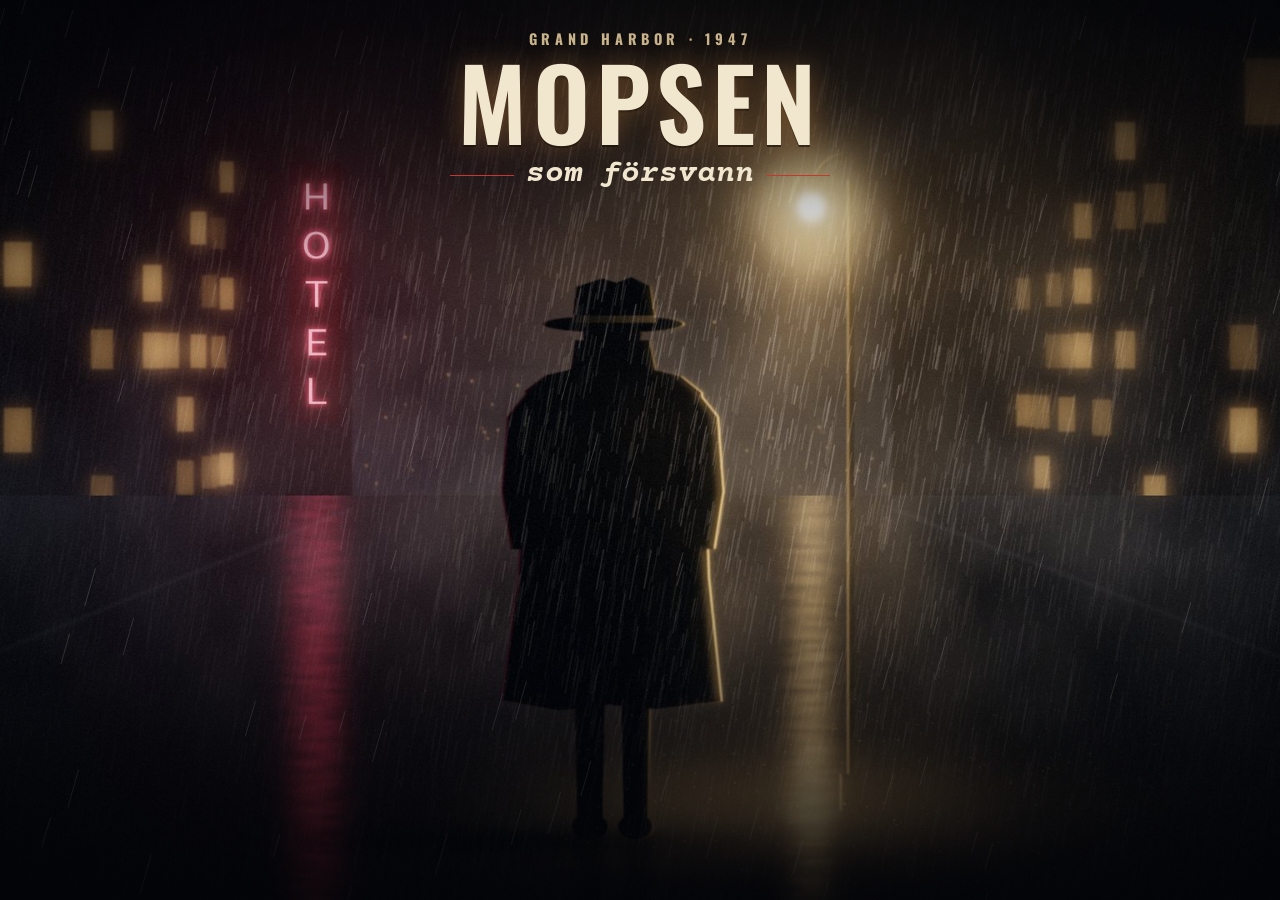
<file: labb/aventyr/mopsen/spel.html>
<meta charset="utf-8">
<title>Mopsen som försvann (labb)</title>
<meta name="claude:viewport-fit-sides" content="cover">
<link rel="preconnect" href="https://fonts.googleapis.com">
<link rel="stylesheet" href="https://fonts.googleapis.com/css2?family=Courier+Prime:ital,wght@0,400;0,700;1,400&family=Oswald:wght@500;600&display=swap">
<style>
/* Spelmotorns utseende. Gemensamt för alla äventyr. */

/* Layout: en arkivmapp för ett fall. Statusrad överst, maskinskrivet protokoll i mitten, inmatningsrad längst ner. */
:root {
  --bg: #e6dbbd;       /* manilamapp */
  --paper: #f4eedc;    /* papper */
  --ink: #2a251d;      /* skrivmaskinsbläck */
  --muted: #6e6552;
  --stamp: #a8281f;    /* stämpelrött */
  --rule: #cdbf98;
  --pil: #c48b00; --pilskugga: rgba(42, 37, 29, .35);   /* pilen för mer text */
  --font-type: "Courier Prime", "Courier New", Courier, monospace;
  --font-head: "Oswald", "Arial Narrow", "Helvetica Neue", Arial, sans-serif;
}
@media (prefers-color-scheme: dark) {
  :root:not([data-theme="light"]) {
    --bg: #141922; --paper: #1c2330; --ink: #e5e0d2; --muted: #8e95a3; --stamp: #ff7c6c; --rule: #2e3746;
    --pil: #f2c230; --pilskugga: rgba(0, 0, 0, .6);
    color-scheme: dark;
  }
}
:root[data-theme="dark"] {
  --bg: #141922; --paper: #1c2330; --ink: #e5e0d2; --muted: #8e95a3; --stamp: #ff7c6c; --rule: #2e3746;
    --pil: #f2c230; --pilskugga: rgba(0, 0, 0, .6);
  color-scheme: dark;
}
*, *::before, *::after { box-sizing: border-box; }
[hidden] { display: none !important; }
html, body { height: 100%; }
body { margin: 0; }
body {
  background: var(--bg); color: var(--ink);
  font-family: var(--font-type); font-size: 16px; line-height: 1.55;
  display: flex; flex-direction: column;
}
body::before {
  content: ""; position: fixed; inset: 0 0 auto; height: env(safe-area-inset-top, 0px); z-index: 10; background: var(--bg);
}
.wrap {
  width: 100%; max-width: 46rem; margin: 0 auto;
  padding-left: max(16px, env(safe-area-inset-left, 0px));
  padding-right: max(16px, env(safe-area-inset-right, 0px));
}
header.status {
  border-bottom: 2px solid var(--ink);
  font-family: var(--font-head); text-transform: uppercase; letter-spacing: .06em;
}
header.status .wrap {
  display: flex; flex-wrap: wrap; gap: 4px 16px; align-items: baseline; justify-content: space-between;
  padding-block: 10px 8px;
}
.status .title { font-weight: 600; font-size: 1.05rem; color: var(--stamp); }
.status .where { font-weight: 500; font-size: 1rem; flex: 1 1 auto; min-width: 0; }
.status .nums { font-size: .85rem; color: var(--muted); font-variant-numeric: tabular-nums; white-space: nowrap; }
main {
  flex: 1 1 auto; overflow-y: auto; min-height: 0;
}
#log { padding-block: 20px 12px; display: flex; flex-direction: column; gap: 12px; }
#log p { margin: 0; max-width: 65ch; white-space: pre-wrap; overflow-wrap: anywhere; }
#log .cmd { color: var(--muted); }
#log .cmd::before { content: "> "; }
#log .room { font-family: var(--font-head); text-transform: uppercase; letter-spacing: .08em; font-weight: 600; font-size: 1.05rem; margin-top: 6px; }
#log .sys { color: var(--muted); font-style: italic; }
#log .stamp {
  align-self: flex-start; color: var(--stamp); border: 3px double var(--stamp);
  font-family: var(--font-head); text-transform: uppercase; letter-spacing: .12em; font-weight: 600;
  padding: 4px 12px; transform: rotate(-2deg); margin-block: 4px;
}
#log .banner {
  font-family: var(--font-head); text-transform: uppercase; letter-spacing: .1em;
  font-size: clamp(1.8rem, 6vw, 2.6rem); line-height: 1.05; font-weight: 600; text-wrap: balance;
}
#log .score { color: var(--stamp); font-weight: 700; }
#log .replik { color: var(--stamp); font-style: italic; }
#log .replik.pratar::after { content: "\258C"; font-style: normal; animation: markor 1s steps(1) infinite; margin-left: 2px; }
@keyframes markor { 50% { opacity: 0; } }
@media (prefers-reduced-motion: reduce) { #log .replik.pratar::after { animation: none; } }
/* Startskärmen: en filmaffisch med bilden i fullskärm, loggan överst och en knapp längst ner. */
.splash {
  position: fixed; inset: 0; z-index: 100; background: #05070b; color: #efe6d0;
  display: flex; flex-direction: column; justify-content: flex-start; align-items: center; text-align: center;
  padding: max(28px, env(safe-area-inset-top, 0px)) max(16px, env(safe-area-inset-right, 0px)) max(28px, env(safe-area-inset-bottom, 0px)) max(16px, env(safe-area-inset-left, 0px));
  transition: opacity 0.9s ease; cursor: pointer; overflow: hidden;
}
.splash.borta { opacity: 0; pointer-events: none; }
.splash:focus-visible { outline: 2px solid #ffb45a; outline-offset: -6px; }
.splash picture, .splash img, .splash canvas { position: absolute; inset: 0; width: 100%; height: 100%; }
.splash img { object-fit: cover; object-position: 50% 45%; animation: splashin 2.4s ease-out both; }
@keyframes splashin { from { opacity: 0; transform: scale(1.04); } to { opacity: 1; transform: scale(1); } }
.splash::after { content: ""; position: absolute; inset: 0; pointer-events: none;
  background: linear-gradient(to bottom, rgba(3,4,8,0.75) 0%, rgba(3,4,8,0) 32%, rgba(3,4,8,0) 62%, rgba(3,4,8,0.85) 100%); }
.splash > .logo { position: relative; z-index: 1; }
.logo { margin: 0; display: flex; flex-direction: column; align-items: center; gap: 6px; animation: logoin 2.2s 0.5s ease-out both; }
@keyframes logoin { from { opacity: 0; transform: translateY(-8px); letter-spacing: 0.3em; } to { opacity: 1; transform: none; } }
.logo .ort { font-family: var(--font-head); text-transform: uppercase; letter-spacing: 0.32em; font-size: clamp(0.7rem, 2.4vw, 0.9rem); color: #c9b48d; }
.logo .titel { font-family: var(--font-head); font-weight: 600; text-transform: uppercase; line-height: 0.9;
  font-size: clamp(3rem, min(15vw, 11vh), 7.5rem); letter-spacing: 0.06em; color: #f1e7cf;
  text-shadow: 0 0 28px rgba(255, 168, 80, 0.35), 0 2px 0 rgba(0,0,0,0.6); }
.logo .under { display: flex; align-items: center; gap: 12px; font-family: var(--font-type); font-style: italic;
  font-size: clamp(1.1rem, min(4.6vw, 3.4vh), 2rem); color: #f1e7cf; }
.logo .under::before, .logo .under::after { content: ""; width: clamp(24px, 8vw, 64px); height: 1px; background: #c4382e; }
@media (prefers-reduced-motion: reduce) { .splash img, .logo { animation: none; } .splash { transition: none; } }
/* Bildrutan: pixelbilden skalas upp skarpt, utan utsmetning. */
.scen { margin: 0; background: #0b0d1a; border-bottom: 2px solid var(--ink); display: flex; justify-content: center; }
.scen canvas {
  display: block; width: 384px; height: 240px; max-width: 100%; object-fit: contain;
  image-rendering: pixelated; image-rendering: crisp-edges;
}
.scen canvas.ritar { animation: rita 0.9s steps(24, end) both; }
@keyframes rita { from { clip-path: inset(0 0 100% 0); } to { clip-path: inset(0 0 0 0); } }
@media (prefers-reduced-motion: reduce) { .scen canvas.ritar { animation: none; } }
footer.input { border-top: 2px solid var(--ink); background: var(--paper); padding-bottom: env(safe-area-inset-bottom, 0px); }
footer.input .wrap { padding-block: 10px; display: flex; flex-direction: column; gap: 8px; }
form { display: flex; gap: 8px; align-items: center; }
form label { font-weight: 700; color: var(--stamp); }
#cmd {
  flex: 1 1 auto; min-width: 0; font: inherit; color: var(--ink); background: transparent;
  border: none; border-bottom: 1px dashed var(--rule); padding: 6px 2px; outline: none;
}
#cmd:focus-visible { border-bottom-color: var(--stamp); }
.quick { display: flex; flex-wrap: wrap; gap: 6px; }
.quick button {
  font-family: var(--font-head); text-transform: uppercase; letter-spacing: .06em; font-size: .8rem;
  color: var(--ink); background: transparent; border: 1px solid var(--rule); border-radius: 2px;
  padding: 4px 10px; cursor: pointer;
}
.quick button:hover { border-color: var(--ink); }
.quick button:focus-visible { outline: 2px solid var(--stamp); outline-offset: 1px; }

/* Klickläge: ägodelar som knappar, en namnskylt i bilden och en meny vid det man trycker på */
.scen { position: relative; }
.klicklage .scen canvas { touch-action: manipulation; }
.agodelar { display: flex; flex-wrap: wrap; gap: 6px; align-items: center; }
.agodelar .rubrik { font-family: var(--font-head); text-transform: uppercase; letter-spacing: .08em; font-size: .75rem; color: var(--muted); margin-right: 2px; }
.agodelar button {
  font-family: var(--font-type); font-size: .85rem; color: var(--ink); background: var(--bg);
  border: 1px solid var(--rule); border-radius: 2px; padding: 3px 9px; cursor: pointer;
}
.agodelar button:hover, .agodelar button:focus-visible { border-color: var(--stamp); outline: none; }
.namnskylt {
  position: absolute; transform: translate(-50%, -150%); pointer-events: none; white-space: nowrap;
  font-family: var(--font-head); text-transform: uppercase; letter-spacing: .08em; font-size: .8rem;
  color: #f1e7cf; background: rgba(10, 10, 16, .82); padding: 2px 8px; border-radius: 2px;
}
.klickmeny {
  position: fixed; z-index: 60; min-width: 150px; max-width: min(260px, calc(100vw - 16px));
  display: flex; flex-direction: column; background: var(--paper); border: 2px solid var(--ink);
  box-shadow: 0 6px 24px rgba(0, 0, 0, .35); padding: 4px;
}
.klickmeny .rubrik {
  font-family: var(--font-head); text-transform: uppercase; letter-spacing: .08em; font-size: .8rem;
  color: var(--stamp); padding: 4px 8px 6px; border-bottom: 1px dashed var(--rule); margin-bottom: 2px;
}
.klickmeny button {
  font-family: var(--font-type); font-size: .95rem; text-align: left; color: var(--ink); background: transparent;
  border: none; padding: 8px 10px; cursor: pointer;
}
.klickmeny button:hover, .klickmeny button:focus-visible { background: var(--bg); outline: none; color: var(--stamp); }

/* Renodlat klickläge: inget inmatningsfält, bara ägodelar, utgångar och en menyknapp */
.klicklage form { display: none; }
#menyknapp {
  font-family: var(--font-head); text-transform: uppercase; letter-spacing: .08em; font-size: .8rem;
  color: var(--ink); background: transparent; border: 1px solid var(--ink); border-radius: 2px; padding: 3px 10px; cursor: pointer;
}
#menyknapp:hover, #menyknapp:focus-visible { color: var(--stamp); border-color: var(--stamp); outline: none; }
.agodelar { flex-direction: column; align-items: stretch; }
.klickrad { display: flex; flex-wrap: wrap; gap: 6px; align-items: center; }
.klickrad .rubrik { font-family: var(--font-head); text-transform: uppercase; letter-spacing: .08em; font-size: .75rem; color: var(--muted); margin-right: 2px; }
.klickrad button {
  font-family: var(--font-type); font-size: .85rem; color: var(--ink); background: var(--bg);
  border: 1px solid var(--rule); border-radius: 2px; padding: 3px 9px; cursor: pointer;
}
.klickrad button:hover, .klickrad button:focus-visible { border-color: var(--stamp); outline: none; }
.las-endast { position: absolute; width: 1px; height: 1px; overflow: hidden; clip: rect(0 0 0 0); white-space: nowrap; }
.las-endast button:focus { position: fixed; left: 8px; top: 8px; width: auto; height: auto; clip: auto; z-index: 70; }

/* Gul pil som visar att det finns mer text nedanför: en tonad kant längst ner i textytan och en liten pixelpil.
   Den går inte att klicka på, man scrollar som vanligt. */
#merpil {
  position: fixed; z-index: 5; height: 36px; padding: 0 16px 6px;
  display: flex; align-items: flex-end; justify-content: flex-end;
  background: linear-gradient(to bottom, transparent, var(--bg) 80%);
  color: var(--pil); pointer-events: none;
}
#merpil svg { width: 18px; height: 12px; filter: drop-shadow(0 1px 0 var(--pilskugga)); }
#merpil[hidden] { display: none; }
</style>
<script>
// Genererad av motor/verktyg/bygg.py. Redigera inte för hand.
window.AVENTYRSDATA = {"bilder":{"palett":[[11,13,26],[26,31,58],[42,47,85],[63,74,122],[106,120,168],[169,184,216],[58,36,24],[94,58,34],[138,90,50],[192,138,74],[232,192,112],[255,240,176],[31,90,58],[192,48,42],[255,106,138],[216,200,160]],"bredd":192,"hojd":120,"bilder":{"kontor":[{"namn":"neon","ms":[700,260,260,260,260,3000,120,160,90,2200],"ramar":["[base64]","[base64]","H84BIUYAIUoAIU4BIsgAItABItICJFIBJQkAJQoCJQsCJQwCJQ0AJcIAJcQAJcgAJcsCJcwAJdABJocAJosCJo8BJ0YAKAkAKAoCKAsCKAwCKA0AKMIAKMoDKMsCKMwAKNABKNICKYoCKYsCKYwCKkYAKkoAKk4BKwoCK8oCK84BLIoCLIsCLIwC","H84BIUYAIUoAIU4BIsgAItABJFIBJQkAJQ0AJcQAJdABJocAJo8BKAkAKAoCKAsCKAwCKA0AKMIAKMoDKMsCKMwAKNABKYoCKYsCKYwCKkYAKkoAKk4BKwoCK8oCK84BLIoCLIsCLIwC","IUYAItABJcQAJocAJo8BKMIAKNABKkYAKwoCK8oDLIoCLIsCLIwC","","[base64]","","[base64]",""]},{"namn":"regn","ms":[90,90,90,90,90,90,90,90,90,90],"ramar":["","[base64]/oAKBQBKKkBKLIEKMYBKM8EKVgEKWYPKWgBKW8EKXIEKYYAKY8EKZUEKhgEKiEBKiYBKi8FKjEEKjoAKjsEKkUAKk4EKlIFKlUEKuEBKukEKvEFKvoAKvsEKwQAKwUAKw4FKxIFKxQEK6ABK6kFK7kAK7oFK8QAK9QFK9YCLGkELHkALIMALJYBLSgFLVUBLhUB","[base64]/oAKAIEKBMFKBQBKJ4EKKQEKKkBKLEEKMEFKMYBKV4EKWQFKWYPKWgBKXEEKYYAKh0EKiEBKiYBKjAFKjoAKkUAKt0FKuEBKvoAKwQAKwUAK6ABK7kAK8QAK9YCLHkALIMALJYBLVUBLhUB","[base64]/MEJ/oAKAEEKBIEKBQBKKkBKLIEKMAFKMEEKMUEKMYBKNIFKWYPKWgBKXAEKXIFKYAFKYUFKYYAKZQEKiEBKiYBKjAEKjoAKkUAKlQFKuEBKu8EKvoAKwIEKwQAKwUAKxMEK6ABK68FK7kAK8IEK8QAK9MFK9YCLHkALIEFLIMALJYBLVUBLhUB","[base64]/QEJ/oAJ/4FJ/8EKAcEKBMEKBQBKKkBKLQFKL8EKMcEKNMFKWYPKWgBKX4EKYYFKY4EKiEBKiYBKjoAKj4FKkUAKk4EKlMEKuEBKvMEKvoAKwEEKwQAKwUAKxMEK6ABK7MEK7kAK8EEK8QAK9IFK9YCLHIELHkALIAFLIEELIMALJIFLJYBLTIFLUAFLVUBLhUB","[base64]/YEJ/[base64]","[base64]/oAKBEEKBQEKKEEKKkBKLUEKMYBKNAEKNQFKWEFKWYPKWgBKXUEKXkEKX8EKYYAKZAFKiYBKiwEKjQEKjkEKjoAKj8EKkUAKuEFKuwEKvQFKvYEKvoAKv4FKwQAKwUAK6ABK6sFK7YEK7kAK8QAK9YCLHUELHkALIMALJYBLTUFLVUBLhUB","[base64]/oAJ/4FKBAFKBMEKBQBKKkBKMYBKNAEKNMFKWYPKWgBKYYAKZAEKiEBKiYBKjoAKkUAKk8FKuEBKuIEKuwEKvoAKwQAKwUAKxEEK6ABK6IEK6wFK7kAK8QAK9EEK9QEK9YCLGEELHkALIMALJAELJQFLJYBLSEFLVAFLVUBLhUB","[base64]/oAKAAEKBMEKBQBKKkBKMAEKMYBKNMEKWYPKWgBKX8EKYYAKZIFKiEBKiYBKjoAKj8FKkUAKtwEKuEBKvoAKv4EKwQAKwUAKxAEK5wFK6ABK7kAK74FK8QAK9AFK9MEK9YCLHkALIMALJMFLJYBLVUBLhUB","[base64]/kEJ/[base64]"]},{"namn":"rok","ms":[220,220,220,220,220,220],"ramar":["","IAkDIMgCIYgCIYsDIkwDIwoCI8sCI80DJI0DJUwCJgsDJgwCJsoDJ4oCKQkEKcgGKogGKosEK0wELAoCLMsCLM0ELY0ELwsEL8oEMIoC","H0kCIAoDIMgCIMsDIYgCIkwDIwoCIwwDI8sCJIoDJUkDJUwCJgwCJsgDJ4gDJ4oCKEkCKQoEKcgGKcsEKogGK0wELAoCLAwELMsCLYoELkkEL8gEMIgEMIoC","IMgCIMoDIYgCIYoDIwgDIwoCI8cDI8sCJUYDJUwCJgYDJgwCJ4gDJ4oCKcgGKcoEKogGKooELAgELAoCLMcELMsCLkYELwYEMIgEMIoC","IAkDIMgCIYcDIYgCIkYDIwoCI8UDI8sCJIUDJUwCJgcDJgwCJsgDJ4oCKQkEKcgGKocEKogGK0YELAoCLMUELMsCLYUELwcEL8gEMIoC","H0kCIAgDIMcDIMgCIYgCIkYDIwYDIwoCI8sCJIgDJUkDJUwCJgwCJsoDKEkCKQgEKccEKcgGKogGK0YELAYELAoCLMsCLYgELkkEL8oE"]},{"namn":"lampa","ms":[650,650],"ramar":["","LxgALxoALxwCL9kGL9oGL9sAMJgAMJoAMJwC"]},{"namn":"rock","ms":[1000,1000],"ramar":["","[base64]/ABF/ECF/ICF/MGF/QGF/UCF/YCF/cCF/gBF/kCF/oCF/[base64]/ACI/ECI/ICI/MGI/QGI/UCI/YCI/cCI/gCI/kCI/oCI/sBI/wCI/[base64]/ACL/ECL/ICL/MGL/QGL/UCL/YCL/cCL/gCL/kCL/oCL/sBL/wCL/[base64]"],"slinga":1},{"namn":"lada","ms":[1000,1000],"ramar":["","[base64]"],"slinga":1}],"mainst":[{"namn":"regn","ms":[80,80,80,80,80,80,80,80,80,80],"ramar":["","ABoAANoAAU4EAXAEAZkGAdgAAg4EAjADAlIEAlkGApgAAu8DAxIEAzYAA1cAA68FA/[base64]/[base64]/[base64]/sGQA0EQF0AQGUEQJQEQM0FQPcEQRMEQR0BQSAEQSUEQVMFQbcEQb8DQdMEQeAFQeQEQnYFQn8CQpIFQqQFQtcCQu4CQxcFQz4CQ3sMQ5cCQ64DQ9YDQ90EQ/[base64]","ABoAANMDANoAAZMEAZkGAbcEAdgAAdsEAlIEAlkGAncDApgAApsEAq0EAxIEAzYEA1cAA20EA/[base64]/0EGDAEGGoFGGwEGHQEGJUEGKICGKoEGLYDGLwEGO4HGPAFGSsEGTQFGVQEGVsEGWIDGWoFGXYEGX0BGa4GGc8EGesFGhQFGhsFGiEKGjUEGj0DGm0GGn0EGo8FGswCGvUFGvwDGz0EG18EG3IBG4kEG4wCG+4EG/[base64]/[base64]/cKOAcFOBMDOCAMOCUMOFMGOKQEOKUEOLcKONMCOOAMOOIEOOQMOVcNOWMFOWQFOXYIOZICOaIFOaQCOgoEOhcPOi8EOkMEOsoFOt0POu8FOwMFO08GO50PPA8HPRQNPVIDPXoEPdQNPhICPjoDPt4BPvkFPzsGP0UEP54AP/sGQAUEQDcEQF0AQIMEQMQEQPcEQR0BQUMDQV0EQYQFQbYFQb8DQcYEQdgEQgIDQh0FQlcJQn8CQpgEQsIFQtcCQu4CQxcJQz4CQ0UFQ1cEQ3sMQ5cCQ64DQ9YDQ/[base64]","ABoAADsEANoAAPsEAZkGAdgAAlkGApgAAr8DAzYAA1cEA38EA9cEA+4EA/[base64]/[base64]/EEN/cKOAcEOAsFOBMDOCAMOCUMOFMGOJwFOLEFOLcKOMcEONMCOOAMOOQMOVcNOXYIOYYEOZAEOZICOaQCOhcPOkYFOlAFOt0PO08GO50PPA8HPRQNPSoEPVIDPdQNPgQEPhICPhoEPqkEPsQFPsgEPtoEPt4BPzsGP2kFP4gEP5kFP50EP54AP/sGQEcEQF0FQOQEQOUEQQcFQR0BQaQEQaUEQb8DQeIEQlcJQmMFQmQFQn8CQqIFQtcCQu4CQwoEQxcJQy8EQz4CQ0MEQ3sMQ5cCQ64DQ8oFQ9YDQ+8FQ/4ERAMFRDsMRFYCRPoMRnoERqEDRzoDR1oDR2EDR/[base64]","ABoAANQEANoAAWUDAZQDAZkGAdgAAfcEAhMEAiADAiUEAlMEAlkGApgAArcDAtMDAuAFAuQEAzYAA1cEA3YEA5IEA6QEA/[base64]/[base64]/cKOBMDOCAMOCUMOEUEOFMGOLcKONMCOOAMOOQMOQQDOQwDOR8EOVcNOXYIOZICOaQCOcQFOcwFOd8EOhcPOiEEOp4EOt0POuEFO08GO14FO50PPA8HPKIEPO4EPRQNPVIDPWIEPX0DPa4EPdQNPhICPiEFPj0EPm0FPswEPt4BPvwFPzsGP3IEP4wEP54AP/sGQDIEQEsEQF0AQNwEQPEEQQcEQQsFQR0BQZwFQbEFQb8DQccEQlcJQn8CQtcCQu4CQxcJQz4CQ0YFQ1AFQ3sMQ5cCQ64DQ9YDQ/[base64]","ABoAAEUEANoAAQUDATcDAYMEAZkGAcQDAdgAAfcEAkMDAlkGAl0EAoQFApgAArYFAsYEAtgEAwIDAx0FAzYAA1cAA4YDA5gDA8IFA/[base64]/[base64]/AFNCsENDQFNEgKNFQENFsENGoFNHYENM8ENOYKNOsFNQgKNRQFNRsFNTUENX0ENY4BNY8FNaYKNccKNfUFNj0ENk4LNl8ENmUKNocKNokENtQGNu4ENvwENw0PNx8ENyQEN0kEN2UCN5QGN58EN64EN7wFN80PN94EN+QEN/[base64]/sGQF0AQIUEQR0BQUUEQb8DQgQDQgwDQh8EQlcJQn8CQsQFQswFQtcCQt8EQu4CQxcJQyEEQz4CQ3sMQ5cCQ54EQ64DQ9YDQ+EFQ/4ERDsMRFYCRF4FRPoMRaIERe4ERmIERn0DRqEDRq4ERyEFRz0ER1oDR2EDR20FR8wER/[base64]","ABoAAJ0EANoAAV0EAZkGAdgAAeQDAeUEAlkGApgAAqQEAqUEAuIEAzYAA1cAA2MFA2QEA6IEA/[base64]/cEFBMEFCAEFCUEFEUBFFMFFLcEFNMEFOAFFOQEFQQAFQwAFR8HFVcEFXYFFZIFFaQFFcQGFcwGFd8GFhcFFiECFp4GFt0EFuECF08EF14HF50FGA8FGKICGO4HGRQEGVIEGWIDGX0BGa4GGdQFGhIFGiEKGj0DGm0GGswCGt4EGvwDGzsEG3IBG4wCG54EG/sFHDIBHEsCHF0EHNwBHPEBHQcJHQsCHR0FHZwBHbEBHb8EHccJHlcEHn8EHoYJHpACHtcEHu4EHxcEHz4EH0YCH1ADH3sEH5cEH64FH9YFH/[base64]/cKOBMDOCAMOCUMOFMGOFkFOJgEOLcKONMCOOAMOOQMOTYEOVcFOXYIOZICOaQCOfYFOhcPOisEOt0POusEOyYEOz0EO08GO50PO6oEO6wEO9UEO+YFO/0EPA8HPDAEPGoFPHQEPJUEPKoEPLYDPLwEPPAFPRQNPSsEPTQFPVIDPVQEPVsEPWoFPXYEPc8EPdQNPesFPhICPhQFPhsFPjUEPn0EPo8FPt4BPvUFPzsGPz0EP18EP4kEP54AP+4EP/sGP/wEQB8EQCQEQEkEQF0AQJ8EQK4EQLwFQN4EQOQEQQgFQR0BQV8EQW0EQZ4FQaMFQb8DQcoEQh4FQi0FQlcJQn8CQtcCQu4CQxcJQz4CQ3sMQ4EEQ5cCQ64DQ9YDQ9wEQ/4ERAkFRDsMREEERFYCRJIERJcERJwERPoMRQAERVIERVcERVsERXAERbEERdQERhEFRhYFRhoERhsFRjAFRnEERpQERpUERqEDRtoERzAER1MFR1UFR1oDR2EDR5kER/[base64]","ABoAAHIDANoAATIEAZkGAdgAAdwDAfEEAgcEAlkGApgAApwFArEFAscDAzYAA1cAA4YDA5ADA/[base64]/[base64]/cKOA4FOBMDOCAMOCUMODAEOFIEOFMGOLcKONMCOOAMOOQMOO8EORIEOVcNOXYIOZICOaQCOa8FOhcPOiIEOt0POuIEO08GO50PO6EEPA8HPGEFPRQNPUsEPVIDPdQNPgsFPhICPt4BPxoEPzsGP54AP9oEP/sGQF0AQJkEQNgEQR0BQVkFQZgEQb8DQjYEQlcFQn8CQtcCQu4CQvYFQxcJQysEQz4CQ3sMQ5cCQ64DQ9YDQ+sEQ/4ERCYERDsMRD0ERFYCRKoERKwERNUEROYFRPoMRP0ERTAERWoFRWwERZUERaoERbYDRbwERfAFRisERjQFRlQERlsERmoFRnYERqEDRs8ERusFRxQFRxsFRzUER1oDR2EDR30ER48FR/[base64]","ABoAANoAAYUEAZkGAdgAAkUEAlkGApgAAwQDAwwDAx8EAzYAA1cAA8QFA8wFA98EA/[base64]/cKOBMDOCAMOCUMOFIEOFMGOHcEOJsFOK0EOLcKONMCOOAMOOQMORIEOTYFOVcNOXYIOZICOaQCOhcPOiwFOlIEOt0POxIEOy4DO08GO50PO9EFO+4EPA8HPCMEPK0EPOMEPRQNPVIDPW0FPaIFPdQNPhICPt4BPzsGP54AP/sGQE4EQF0AQHAEQQ4FQR0BQTAEQVIEQb8DQe8EQhIEQlcJQn8CQq8FQtcCQu4CQxcJQyIEQz4CQ3sMQ5cCQ64DQ9YDQ+IEQ/4ERDsMRFYCRKEERPoMRWEFRqEDRwsFR1oDR2EDSNkASNoESZMASZkESbcASdgESdsASlIASlkFSncASpgESpsASq0OSxIASzYES1cFS20AS/[base64]","ABoAAF8EAIkEANoAAO4EAR8DASQEAUkDAZkGAZ8EAa4DAdgAAd4DAeQDAggEAlkGAl8DAm0EApgAAp4FAqMEAsoEAx4EAy0FAzYAA1cAA4oDA/[base64]/[base64]/[base64]/cKOBMDOB0FOCAMOCUMOFMGOLcKOL8EONMCOOAMOOQMOXYIOX8EOZICOaQCOdcEOe4EOhcEOj4EOnsEOpcEOq4FOtYFOt0POv4FOzsEO08GO1YFO50PO/oFPA8HPRQNPVIDPaEEPdQNPhICPloEPmEFPt4BPxoEPzsGP54AP9MEP9kFP/sGQF0AQJMEQLcEQNsEQR0BQVIEQXcEQZsFQa0EQb8DQhIEQjYFQlcJQm0EQn8CQtcCQu4CQxcJQywFQz4CQ1IEQ3sMQ5cCQ64DQ9YDQ/[base64]/AFWCsEWDQFWEsBWFQEWFsEWGoFWHYEWM8EWOsFWQsBWRQEWRsFWTUEWX0EWY8EWfUF"]},{"namn":"anga","ms":[200,200,200,200,200,200],"ramar":["","[base64]","[base64]","[base64]","[base64]","[base64]"]},{"namn":"neon","ms":[2600,90,70,400,1800,120,900],"ramar":["","HOoCHn4CHzUCH/wCILMAILcAIjMCIjYCIuYCIuwAIvMCIvQDIvYDI7MDI7UCI7YCJHMCJHYDJTMCJTYCJewAJrMCJrcCKDUCSrkCTDMCTD8DTa0DTbkDTzMDTz8EUK0CULkCUjMCUj8DU60CU7kCVTMCVT8DVq0BVrkBWDMBWD8BWa0BWbkB","","HOoCHn4CHzUCH/wCILMAILcAIjMCIjYCIuYCIuwAIvMCIvQDIvYDI7MDI7UCI7YCJHMCJHYDJTMCJTYCJewAJrMCJrcCKDUCSrkCTDMCTD8DTa0DTbkDTzMDTz8EUK0CULkCUjMCUj8DU60CU7kCVTMCVT8DVq0BVrkBWDMBWD8BWa0BWbkB","","HOoCHn4CHzUCH/wCILMAILcAIjMCIjYCIuYCIuwAIvMCIvQDIvYDI7MDI7UCI7YCJHMCJHYDJTMCJTYCJewAJrMCJrcCKDUCSrkCTDMCTD8DTa0DTbkDTzMDTz8EUK0CULkCUjMCUj8DU60CU7kCVTMCVT8DVq0BVrkBWDMBWD8BWa0BWbkB",""]}],"parkave":[{"namn":"regn","ms":[110,110,110,110,110,110,110,110,110,110],"ramar":["","[base64]/sFND8KNGsCNHQENKICNTQDNcAENfMENoAENrMFNz8EN3wMN/8FODMMODwGOPMMORwPOSEEOdwPOeEEOewCOqAEOqkMOqwBOvYJOywEO2AFO2kMO2sBO7YKO+wEPCgMPCsCPHUKPH8EPKsEPOIEPOgMPT8FPWsFPaIFPbEEQHwEQLQJQTMEQTwEQXQKQfMFQhwEQtwFQuwEQ00PQ10BQ6kEQ6wEQ7MJQ/[base64]","[base64]/[base64]","[base64]/MESAoASCYASIAESLMFSN8ASOUAST8ESZYASZ8BSf8FSlAASlYASl4AStADSxAASxUASx4ASyEES5ADS88BS+EETCINTI8ATKAETOINTQ8ETWAFTZcNTaENTfgETlcPTmEPTn8ETqsETuIETz8FT2sFT6IEUnwEUzMEUzwEU1YAU18BU/MFVBYAVBwDVB8AVNUBVNwFVN4AVOwEVZ4AVakEVawDVbIAVfYDVmkEVmsEVnIAVqcCVrYEVygDVysFV2cBV3UFV9oAV+gFV/EDWJoAWLEFWVkB","[base64]/[base64]","AK0AAW0AAdQDAiwAAyEEA+EDBIoABKADBLwJBSwDBUoCBWAFBXwJBakKBewEBgkCBmkKBmsKBqsEBuIEBygKBysKBz8FB2sFB6IEB+oJCAAFCMAFCnwECzMECzwEC/[base64]/sFWHQEWJoAWTQDWVkBWcAEWfMD","[base64]/0FRA0PRHMPRWwERiwFRosAR0sBR2YASAoASCYASN8ASOUASZYASZ8BSlAASlYASl4AStADSxAASxUASx4AS5ADS88BTCINTI8ATOINTQ8ETZcNTaENTfgETlcPTmEPU1YAU18BVBYAVB8AVNUBVN4AVZQDVZ4AVbIAVlQEVnIAVqcCVxMEV2cBV9MFV9oAWJoAWVkB","AK0AAW0AAdQDAiwABIoABJQDBLwJBUoCBVQEBXwJBakKBgkCBhMEBmkKBmsKBtMFBygKBysKB+oJCAAFCMAFCboDCnoFCrUEC3UEDT0JDbwEDf0BDnwEDzsED2wKD/sFECwJEHQEETQDEcAEEfMEEoAEErMFEz8EFSEEFeEEFqAEFywEF2AFF+wEGH8EGKsEGOIEGWsFGaIFHHwEHTMEHTwEHfMFHhwEHtwFHuwEH5QBH6kEH6wEH/[base64]","[base64]/[base64]","AK0AAW0AAdQDAiwABD0DBIoABLwJBP0FBUoCBXwJBakKBgkCBmkKBmsKBmwDBygKBysKBywFB+oJCAAFCMAFDT0JDf0BD2wKECwJFpQEF1QEGBMEGNMFG7oDHHoFHLUEHXUEHjQFH5QBH7wEIFQCIHwEIRMCITsEIdMCIfsFInQEIzQDI8AEI/MEJIAEJLMFJLoBJT8EJXoCJbUJJf8FJnUPJyEEJzQPJ+EEKKAEKLwPKSwEKWAFKXwFKewEKjsPKn8EKqsEKuIEKvsJKz8FK2sFK3QCK6IFLDQALMAJLPMCLYAJLbMCLj8LLnwELv8LLzMELzwEL/[base64]"]},{"namn":"dorr","ms":[140,140,140,140,140,140],"ramar":["","[base64]","[base64]","[base64]","[base64]","[base64]"]},{"namn":"duva","ms":[1400,120,220,120,500,120,220,120,2200],"ramar":["","SIoDSIsDSIwDSUoDSUsDSUwDSU0DSU4DSg0ASswESs0ESs4JSs8JS4sE","SIoDSIsDSIwDSUoDSUsDSUwDSU0DSU4DSgsDS4sES40ATEwETE4J","SIoDSIsDSIwDSUoDSUsDSUwDSU0DSU4DSg0ASswESs0ESs4JSs8JS4sE","","SIoDSIsDSIwDSUoDSUsDSUwDSU0DSU4DSg0ASswESs0ESs4JSs8JS4sE","SIoDSIsDSIwDSUoDSUsDSUwDSU0DSU4DSgsDS4sES40ATEwETE4J","SIoDSIsDSIwDSUoDSUsDSUwDSU0DSU4DSg0ASswESs0ESs4JSs8JS4sE",""]},{"namn":"fonster","ms":[5200,3800],"ramar":["","[base64]"]}],"vaning":[{"namn":"fru","ms":[900,700,0],"ramar":["","[base64]","[base64]"],"slinga":2},{"namn":"mops","ms":[1000,1000],"ramar":["","[base64]/QJM/UJM/YKM/cOM/gKM/kJM/oJNLMJNLQJNLUJNLYJNLcJNLgJNLkJNLoJNLsJNLwJNXMJNXQJNXUJNXYJNXcJNXgJNXkJNXoJNXsJNXwJNjMJNjQJNjUJNjYJNjcJNjgJNjkJNjoJNjsJNjwJ"],"slinga":1},{"namn":"kristall","ms":[300,300,300,300],"ramar":["","ENwPEOULEagPEbEL","ENwPEagP","ENwPEZ8LEagPEmsL"]},{"namn":"moln","ms":[130,130,130,130,130,130],"ramar":["","CmsFCm8ACysPCy8ADW4ADiIFDi4ADuIPEG0BEG8FES0AES8PE24FFC4JFO0BFa0BFmsBFm0FFysBFy0PGu0FG60PHGsFHSsPJiMBJuMBJucBJ6cBKGsBKSsBLOIBLOMP","Cm8ACy8ADW4ADiMFDi4ADuMPDucFD6cPEGsFEG0BESsPES0AFCIFFOIPFO0BFa0BFmsBFm8FFysBFy8PGW4FGi4JHG0FHS0PIO0FIa0PImsFIysPJiMBJuMBJucBJ6cBKGsBKSsBLOIB","Cm8ACy8ADW4ADi4AEG0BES0AFCMFFOMPFOcFFO0BFacPFa0BGiIFGuIPHG8FHS8PH24FIC4JIm0FIy0PJiMBJuMBJucBJu0FJ6cBJ60PLOIB","CmsFCm8ACysPCy8ADW4ADi4AEG0BES0AFO0BFa0BFmsBFysBGiMFGuMPGucFG6cPHGsFHSsPICIFIOIPIm8FIy8PJW4FJiMBJi4JJuMBJucBJ6cBKGsBKG0FKSsBKS0PLOIBLO0F","Cm0FCm8ACy0PCy8ADW4ADi4ADu0FD60PEGsFEG0BESsPES0AFO0BFa0BFmsBFysBICMFIOMPIOcFIacPImsFIysPJiIFJiMBJuIPJuMBJucBJ6cBKGsBKG8FKSsBKS8PLC4JLOIB"]}],"china":[{"namn":"regn","ms":[100,100,100,100,100,100,100,100,100,100],"ramar":["","AAQDADYAAMQEANkAAPYHAYMEAZkHAaIDAbUHAfMEAkMEAmIEArMDAtkCAyEFAzADA3IDA5kCA9kAA/[base64]/[base64]/cCLB8NLFcPLG8PLJIBLLYCLNkELN8NLQ0PLS8PLXYCLYMBLZkELc0MLgoELkMBLlYNLlgFLowALp0ELsoFLwIBLxYNLxgELzUEL1sEL10EL8IBL9UNL9gEL/UEMBsFMBwFMJUNMJcFMLQEMPoHMbIGMboGMnIHMnkGMzYEM1MEM9gEM/AEM/[base64]/[base64]","ADYAANkAAPYHASgEAYIDAZkHAbUHAegEAkIEAnIEAtkCAwEEAzIDA5kCA8EEA9kAA/[base64]/[base64]/EBTF0BTLEBTPcBTR0BTbcBTi4ETnYBTu4FT3EET4MBT9QBT+sEUBoDUDEFUEMAUJQBUKsEULUEUNoEUQEEUQIAUQQAUVMBUWoFUXUEUZkEUcEEUcIBUcQAUjQFUlkFUoMBUqIAUvMBU0MAU2IAU20EU7MAVCEBVC0EVDAAVHIAVOwEVPABVTIBVawEV08AV/AEWA8AWLAEWScEWecD","[base64]/MEFEAHFEMEFFcKFGIEFLMEFQAAFRYKFSEFFTAEFXIEFdYKFfAFFjIFF2INF+ICGCIGGE8EGKIBGLUAGOEGGQ8FGXUAGaEHGjQBGzYEG9kEG/[base64]/[base64]/EBS/oETF0BTLEBTLIETLoETPcBTR0BTXIFTXkFTbcBTnYBT4MBT9QBT+gEUEMAUJQBUKgFUQIAUQQAURIDUVMBUcIBUcQAUdIEUoMBUpEEUqIAUvMBU0MAU1EFU2IAU7MAVCEBVDAAVHIAVPABVTIBVy4DV08AV+4FWA8AWHEDWOsEWRoDWTEFWasDWbUEWdoE","ABIDADYAANIEANkAAPYHAZEEAZkHAbUHAlEFAtkCA5kCA9kABFgCBJkBBVAHBgcBBhAABi4DBscBBu4FByIAB3EEB4YAB+IAB+sECBoDCDEFCEYBCGQHCKsECLUECNoECQEECSQACWoFCXUECZkECcEECeMGCjQFClkFCqMHC20EDC0EDOwEDawFD6YCD/[base64]/[base64]/EBTF0BTLEBTPcBTR0BTbcBTjYETlMETnYBTtgETvAETvYETxMETzcET4MBT5gET7AET7UFT9IDT9QBT/cEUB8EUEMAUFcFUG8EUJIFUJQBULYEUN8FUQIAUQQAUQ0EUS8FUVMBUXYFUYMEUcIBUcQAUc0EUkMEUlYEUoMBUowEUqIAUvMBUwIDUxYDU0MAU2IAU7MAU8IFU9UEVCEBVDAAVHIAVJUFVPABVPoEVTIBVbIDVboDVnIFVnkFV08AWA8AWOgDWagF","AA0EADYAAIMEAM0DANkAAPYHAUMDAVYEAYwEAZkHAbUHAgIDAhYDAsIFAtUEAtkCA5UFA5kCA9kAA/[base64]/cEIB0FIIUCII8BILcEIUUCIXYFIoMEItQEI0MDI5QEI9kAJAIDJAQDJFMFJJkAJMIFJMQEJQoCJVgKJYMEJZ0BJaIEJcoCJfMEJhgKJjUAJkMEJlsBJl0BJmIEJrMEJtgAJvUAJxsBJxwBJyEFJzAEJ3IEJ5cAJ7QAJ/AFKDIFKjYNKk8EKlMCKtgMKvAPKvYNKw8FKxMCKzcCK5gMK7APK7UHK9ICK/[base64]/QFQDQDQFYFQFkJQJcEQUAEQVcEQW0GQgAEQhYEQi0KQtYFQuwGQ6wGRGIEROIERSIERaIFRbUEReEERfACRnUERqEFRrACRycCRzQER+cCSKYBSSgCSWMESWYCSYIGSegBShcESiMESkIMSnICStcFSuIFSwEBSzIBS8EAS/EBTF0BTLEBTM8ETPcBTR0BTYUETY8FTbcBTkUFTnYBT4MBT9QBUEMAUJQBUNkEUQIAUQQAUVMBUZkEUcIBUcQAUgoEUlgFUoMBUp0EUqIAUsoEUvMBUxgEUzUEU0MAU1sEU10EU2IAU7MAU9gEU/UEVBsFVBwEVCEBVDAAVHIAVJcFVLQEVPABVTIBVzYDV08AV1MEV9gEV/AEV/YEWA8AWBMEWDcEWJgDWLADWLUFWNIDWPcEWR8EWVcEWW8DWZIFWbYEWd8E","ADYAANkAAPYHAQoEAZkHAZ0EAbUHAcoEAhgDAjUEAlsDAl0EAtgEAtkCAvUEAxsFAxwEA5cFA5kCA7QEA9kABFgCBJkBBVAHBgcBBhAABjYDBlMEBscBBtgEBvAEBvYEBxMEByIABzcEB4YAB5gEB7AEB7UFB9IDB+IAB/[base64]/EEKF0EKLEFKPcEKR0FKbcEKjYNKlMCKnYFKtgMKvAPKvYNKxMCKzcCK4MEK5gMK7APK7UHK9ICK9QEK/[base64]/EBTF0BTLEBTPcBTR0BTWIETbcBTeIETiIETnYBTqIFTrUETuEET3UET4MBT6EFT9QBUDQEUEMAUJQBUQIAUQQAUVMBUcIBUcQAUmMEUoMBUqIAUvMBUxcEUyMEU0MAU2IAU7MAU9cFU+IFVCEBVDAAVHIAVPABVTIBVc8EVoUEVo8FV0UFV08AWA8AWdkE","ADYAANkAAPYHAWMDAZkHAbUHAhcEAiMEAtcEAtkCAuIFA5kCA9kABFgCBJkBBM8EBVAHBYUEBY8FBgcBBhAABkUFBscBByIAB4YAB+IACEYBCGQHCNkECSQACZkECeMGCgoEClgFCp0ECqMHCsoECxgECzUEC1sEC10EC9gEC/UEDBsFDBwEDJcFDLQEDzYED1MED6YCD9gED/AED/[base64]/[base64]/MEOEMEOFEBOLMEOSEFOTAEOXIEOfAFOjIFPC4GPE8EPO4HPQ8FPXENPesBPhoJPjENPqsBPrUCPtoKPwEHPzYEP2oBP3UCP5kKP8EAP9kEP/YEQDQDQFkJQJkFQLUFQW0GQdkEQi0KQpkEQtkEQuwGQ1gFQ5kFQ6wGRFAERQcERRAERccERfACRiIERoYDRrACRuIFRycCR0YFR2QER+cCSCQESKYBSOMESSgCSWYCSYIGSaMFSegBSkIMSnICSwEBSzIBS8EAS/[base64]","[base64]/cCLBoELB8NLDEFLFcPLG8PLJIBLKsELLUELLYCLNoELN8NLQEELQ0PLS8PLWoFLXUELXYCLYMBLZkELcEELc0MLjQFLkMBLlYNLlkFLowALwIBLxYNL20EL8IBL9UNMC0EMJUNMOwEMPoHMawFMbIGMboGMnIHMnkGM/[base64]/EBTFgFTF0BTJkFTLEBTPcBTR0BTVAETbcBTgcEThAETnYBTscETyIET4MBT4YDT9QBT+IEUEMAUEYFUGQEUJQBUQIAUQQAUSQDUVMBUcIBUcQAUeMEUoMBUqIAUqMFUvMBU0MAU2IAU7MAVCEBVDAAVHIAVPABVTIBV08AV6YDWA8AWGYEWSUEWXUEWeUF","[base64]/oEKLIEKLoEKXIFKXkFKjYNKlMCKtgMKvAPKvYNKxMCKzcCK5gMK7APK7UHK9ICK+gEK/[base64]/cERB0FRLcERXYFRfACRoMERrACRtQERycCR0MDR5QER+cCSAIDSAQDSFMFSKYBSMIFSMQESSgCSWYCSYIGSYMESaIESegBSfMESkIMSkMESmIESnICSrMESwEBSyEFSzAESzIBS3IES8EAS/AFS/[base64]"]},{"namn":"sving","ms":[450,450,450,450],"ramar":["","[base64]/oHG/sNHBADHBEKHCYBHCcKHDwCHD0NHL4CHNADHNENHNYCHOYCHOcNHlQCLY0CLZAKLbUCLbgJLk0CLlENLnUCLnkGLwwCLw0NLw4OLxINLzQBLzUNLzYNLzoGL8sCL8wNL9EOL9MNL/MCL/QNL/kOL/sGMIsCMJMNMLMCMLsNMUsCMVMNMXMCMXsNMgsCMhMNMjMCMjsNMswCMtINMvQCMvoNM40CM5AKM5ENM7UCM7gJM7kNNE4CNE8KNHYCNHcKNQ4CNQ8NNTYBNTcN","","[base64]/kNG/oHHA8KHBADHCUKHCYBHDsNHDwCHM8NHNADHOUNHOYCHkwELYwKLY8CLbQJLbcCLkwNLlACLnQNLngCLwsNLwwOLw0NLxECLzMNLzQNLzUNLzkCL8oNL8sOL9ANL9ICL/MOL/gNL/oCMIoNMJICMLoBMUoNMVICMXoCMgoNMhICMjoBMssNMtECMvMNMvkCM4wKM48NM5ACM7QJM7cNM7gBNE0KNE4CNHUKNHYCNQ0NNQ4CNTUNNTYB"]},{"namn":"neon","ms":[600,180,180,180,180,180,180,180,180,180,180,180,3000,150,1500],"ramar":["[base64]","[base64]","[base64]","[base64]","[base64]","[base64]","[base64]","[base64]","[base64]","FB4BFCIDFzIBGJoAGJ4AGKYBGKoBGjYBI+MBI+QBI+cBI+oBI+0BJKIBJKYBJKgAJKoBJKsBJK0BJWIBJWQBJWYBJWgBJWoBJWwBJW0BJiIBJiQBJiYBJigBJioAJi0BJuMBJuQBJucBJuoBJu0BLDYBLzIB","FB4BFCIDFzIBGJoAGJ4AGKoBGjYBI+cBI+oBI+0BJKYBJKgAJKoBJKsBJK0BJWYBJWgBJWoBJWwBJW0BJiYBJigBJioAJi0BJucBJuoBJu0BLDYBLzIB","FB4BFzIBGJoAI+oBI+0BJKoBJKsBJK0BJWoBJWwBJW0BJioAJi0BJuoBJu0BLzIB","","[base64]",""]},{"namn":"anga","ms":[200,200,200,200],"ramar":["","KV4BKWMGKWcFKh4PKh8FKicFKuAFKuUPK58PK6UPK6cFLGAMLGEFLGYFLSEFLSUPLeEMLqAFLqEALqQFL18FL2IHMCAJMCIJMCQFMN4PMN8GMOUPMZ4PMaIJMl4HMmMGMmcPMx4GMx8PMycPM+APM+UGNJ8HNKUHNKcPNWAJNWEPNWYP","KV4BKWEFKWMGKh4PKigFKuIFKuUPKucFK58PK6IFK6UPLGAMLGUFLSEFLeAFLeEMLeQMLqEALqUFL18FL2IHL2YFMB8FMCAJMCIJMN8GMOgPMaAPMaIJMagPMl4HMmEPMmMGMx4GMygPM+IPM+UGM+cPNJ8HNKIPNKUHNWAJNWUP","KV4BKWMGKWQFKWcFKh4PKiQFK58PK6MFLGAMLGIFLeQMLeYFL2IHL2gFMCAJMCgFMN8GMOMPMaIJMagPMl4HMmMGMmQPMmcPMx4GMyQPNJ8HNKMPNWAJNWIP"]}],"restaurang":[{"namn":"eld","ms":[110,110,110,110],"ramar":["","[base64]","[base64]","[base64]"]},{"namn":"karp","ms":[450,450,450,450,450,450,450,450,450,450,450,450],"ramar":["","GVcFG7ACIZQDIZUDIZYDIZcDIagEIlADIlMDIlQDIlUDIlYDIlcJIlkJIloJIxEMIxIDIxMKIxQDIxUDIxoIIxsJIxwAI9ADI9MDI9QKI9kJI9oJI9sJI9wJI+MDJJMKJJQMJJUDJJYJJJcJJJgJJJkJJJoJJJsJJVcJJVgJKdsFLBYC","[base64]","[base64]","[base64]","[base64]","[base64]","[base64]","[base64]","[base64]","[base64]","G7ACIB4FIZQDIZUDIZgJIZkJIlADIlMDIlQAIlYIIlcJIlkJIloJIlwKIxEMIxIDIxMDIxoJIxsKI9ADI9MDI9QDI9kJI9oJI9wKI+MDJJQMJJUDJJgJJJkJKG8FLBYC"]},{"namn":"katt","ms":[500,500],"ramar":["","NQcPNccPNogGNokGN0gGN0kGOAgGOAkAOMgAOYcAOYgG"]}],"pir":[{"namn":"dimma","ms":[400,400,400,400,400,400],"ramar":["","[base64]/cDG/[base64]/AEH/[base64]/MCL/cCL/[base64]/ABN/QBN/oBOAoCOBACOBQCOBgCOBwCOKcDONsCON8COOMCOOcCOPsAOP8AOWoDOW4BOXIDOXYBOYYCOYoEOY4COZIEOiUCOikCOlECOlUCOlkCOl0COmMCOmcCOnMBOncBOn0AOugBOuwAOvIBOvYBOwICOwYCOwwCOxACOxQCOxgCO9cCO9sCO98CO+MCO/MBO/cBO/sAO/[base64]/gBQ/[base64]","[base64]/ECG/UCG/cDG/kCG/sDG/[base64]/AEH/[base64]/sDI/[base64]/QDK/gBK/[base64]/MCL/cCL/sBL/[base64]/ABN/[base64]/MBO/cBO/sAO/[base64]/ACQ/QCQ/gBQ/[base64]","[base64]/ECG/UCG/cDG/kCG/sDG/[base64]/AEH/QEH/[base64]/MEI/cEI/sDI/[base64]/ADK/QDK/YDK/gBK/[base64]/[base64]/gCN/[base64]/MBO/cBO/sAO/[base64]/ACQ/QCQ/gBQ/[base64]/sBR/8B","F0MDF0cEF0sEF08EF3cDF3sDF38DF4MDF4cDF4sDF48DF5cEF5sEF58EF6MEF6cEF6sEF68FF9cEF9sEF98EF+MEF+cEF+sBF+8DF/cEF/sDF/[base64]/ECG/UCG/cDG/kCG/sDG/[base64]/gDH/wDH/[base64]/[base64]/ADK/QDK/[base64]/[base64]/gCN/[base64]/MBO/cBO/sAO/[base64]/ACQ/QCQ/[base64]/MCR/cCR/sBR/8B","F3cDF3sDF38DF4MDF5MEF5cEF5sEF58EF9cEF9sEF98EF+MEF/MEF/cEF/sDF/[base64]/ECG/cDG/[base64]/IDH/gDH/[base64]/[base64]/gCN/[base64]/[base64]/4ARAgBRAwBRBABRM8BRNMBRNcBRNsDRO8LRPMERPcERPsBRWYERWoERX4ARYIARYYBRYoBRb4BRkkBRk0BRlEBRlcBRlsBRmcCRmsCRnECRnUCRnkBRuYERuoERvYCRvoARwAARwQBRwgCRwwBRzQBRzgCR8sBR88BR9MBR9cBR+cCR+sCR+8CR/MC"]},{"namn":"fyr","ms":[260,260,260,260,260,260,260,260],"ramar":["","[base64]/[base64]","[base64]/AEE/[base64]","[base64]/ADE/IDE/QDE/YDE/gDE/oDE/wDE/[base64]/AEH/IFH/QEH/YFH/gFH/oFH/wFH/4FIK0EIK8EILEFILMEILUEILcFILkEILsEIWwEIW4FIXAFIXIFIXQFIi0EIi8EIjEEIjMEIuwD","[base64]/ADE/IDE/QDE/YDE/gDE/oDE/wDE/[base64]","[base64]/ADE/IDE/QDE/YDE/gDE/oDE/wDE/[base64]","[base64]/ADE/IDE/QDE/YDE/gDE/oDE/wDE/[base64]","[base64]/ADE/IDE/QDE/YDE/gDE/oDE/wDE/[base64]"]},{"namn":"vagor","ms":[350,350,350,350],"ramar":["","[base64]/ADO/QBO/UBO/cEO/gDO/wBO/0BO/[base64]","[base64]/ADO/EDO/IDO/QBO/UBO/YBO/gDO/kDO/oDO/wBO/0BO/[base64]","[base64]/IDO/MEO/UBO/YBO/oDO/sDO/0BO/[base64]"]},{"namn":"lage","ms":[1000,1000,1000],"ramar":["","[base64]","[base64]/0BM/4AM/[base64]/0AP/4AP/[base64]"],"slinga":1}],"lager":[{"namn":"damm","ms":[300,300,300,300,300,300,300,300],"ramar":["","IlwPIxoPKoIPKpULK0sLLMgHLX4PLYsAM3cEOKwHOXMHPHAEPSsPP2sEQaQARvALSSUP","IBwPINoPKEIPKFULKQsLKz4PLMgHLYsAM3cEOKwHOXMHOusPPHAEP2sEQaQARLALRuUP","HdwPHpoPJgIPJhULJssLKP4PLMgHLYsAM3cEOKwHOXMHPHAEP2sEQaQARKUP","G5wPHFoPI8IPI9ULJIsLJr4PLMgHLYsAM3cENosPOKwHOXMHPHAEP2sEQDELQaQAQmUPSS0P","GVwPGhoPIYIPIZULIksLJH8PLMgHLYsAM3cENEsPOKwHOXMHPHAEPfELP2sEQCUPQaQARu0P","FxwPH0IPH1ULIAsLIj8PLMgHLYsAMgsPM3cEOKwHOXMHPHAEP2sEQaQARK0P","HRULHcsLLMgHLYsAL8sPM3cEOKwHOXMHOX0PPHAEPHMLP2sEQaQAQm0P"]},{"namn":"mops","ms":[700,500,1000,1000],"ramar":["","QmYPQmcAQmkA","[base64]/AHN/EHN/IHN/wEN/[base64]/ACQ/ECQ/IDQ/[base64]","[base64]/AHN/EHN/IHN/wEN/[base64]/ACQ/ECQ/IDQ/[base64]"],"slinga":2}],"p_main":[{"namn":"zzz","ms":[600,600,600,600],"ramar":["","IYIDIkEEIkIPIwAEIwEPI78EI8APJIIDJroFJr0PJ3wFJ30EKDsFKDwEKPoFKPsMKboFKb0MK/YMK/cMK/gMLLgMLXcELjYPLvYILvcJLvgI","IX4EIYIDIkAEIkIPIv8EIwEPI74EI8APJH4EJIIDJrsJJrwPJr0PJ30EKDwEKPsMKbsMKbwMKb0MK/YMK/cMK/kFK/oFLLgMLLoFLXcELXkFLjYPLjgFLvYILvcJLvkFLvoF","IYADIYIDIkIPIwEPI8APJIADJIIDJrsJJr4FJ30EJ34FKDwEKD0FKPsMKPwFKbsMKb4FK/YMK/kFLLgMLLkFLXcELXgFLjYPLjcFLvYILvkF"]},{"namn":"lampa","ms":[2400,80,60,300,1500,120],"ramar":["","[base64]","","[base64]","","[base64]"]}],"p_park":[{"namn":"strake","ms":[180,180,180,180],"ramar":["","JeIIJeQPJqMJJqUPJ2QIJ2YPKCUIKCcPKOYAKacAKmoPKykPKyoAKysPK+kPK+oAK+sAK+wKK+0KK+4KLKkPLKoALKsALKwKLK0KLK4KLWwKLW0KLW4K","JSUPJeIIJeYPJqMJJqcPJ2QIJ2gPKCUIKOYAKOoPKacAKasPKmwPKykPKyoAKysAKy0PK+kPK+oAK+sAK+4PLKkPLKoALKsALK8KLLAKLLEKLW8KLXAKLXEKLi8KLjAKLjEK","JeIIJeQPJqMJJqUPJ2QIJ2YPKCUIKCcPKOYAKacAKmoPKykPKyoAKysPK+kPK+oAK+sAK+wKK+0KK+4KLKkPLKoALKsALKwKLK0KLK4KLWwKLW0KLW4K"]},{"namn":"noter","ms":[350,350,350,350,350,350],"ramar":["","DdcCDpcCD1UPD1YCD1cPEBUPEBYPElwKExwKE9oKE9sKE9wKFtoPF5oPGFgPGFkPGFoPGRgPGRkPG1cKG2QKHBcKHCQKHNUKHNYKHNcKHOIKHOMKHOQKHZUKHZYKHaIKHaMKH9UPH+IPIJUPIKIPIVMPIVQPIVUPIWAPIWEPIWIPIhMPIhQPIiAPIiEP","[base64]","DdcCDpcCD1UPD1YCD1cPEBUPEBYPElsKEmgKExsKEygKE9kKE9oKE9sKE+YKE+cKE+gKFtoPF5oPGFgPGFkPGFoPGRgPGRkPG1EKHBEKHM8KHNAKHNEKHY8KHZAKH9UPH+IPIJUPIKIPIVMPIVQPIVUPIWAPIWEPIWIPIhMPIhQPIiAPIiEP","[base64]","DdcCDpcCD1UPD1YCD1cPEBUPEBYPElUKExUKE9MKE9QKE9UKFtoPF5oPGFgPGFkPGFoPGRgPGRkPG1gKHBgKHNYKHNcKHNgKHZYKHZcKH9UPH+IPIJUPIKIPIVMPIVQPIVUPIWAPIWEPIWIPIhMPIhQPIiAPIiEP"]}],"p_china":[{"namn":"folk","ms":[260,260,260,260],"ramar":["","[base64]","[base64]","[base64]"]},{"namn":"sving","ms":[450,450,450,450],"ramar":["","[base64]/sMD/wNECAAECEN","CHoNCHsNCH0KCH4KCToBCTsGCT4OCT8NCfkHCfoNCfwOCrgHCrkNCr8OCsAOC3gKC3kKC4ANC4ENDDgGDDkMDEANDEENDPgMDPkMDQANDQEODbkMDboMDb8NDcAODnoPDnsMDn0KDn4KDn8NDzsMDz0KD/sMD/0N","[base64]/sMD/wNEB8NECAA"]}],"p_pir":[{"namn":"ror","ms":[150,150,150,150,150,450,450,150,450,150,450,450,150,150,150,150,150,1600],"ramar":["","[base64]/ABE/ICE/QCE/YAE/oBE/[base64]/IBIUwCIVACIVQCIVgCIVwCIV4CIWACIWICIWQBIWYBIWgCIWwCIXACIXQCIXgCItYDItoDIt4DIuIDIuYCIuoDJFACJFQCJFgCJFwCJGACJGQBJGgCJGwCJHACJ1wCJ2ACJ2QC","","[base64]/ABE/ICE/QCE/YAE/oBE/[base64]/IBIUwCIVACIVQCIVgCIVwCIV4CIWACIWICIWQBIWYBIWgCIWwCIXACIXQCIXgCItYDItoDIt4DIuIDIuYCIuoDJFACJFQCJFgCJFwCJGACJGQBJGgCJGwCJHACJ1wCJ2ACJ2QC","","[base64]/ABE/ICE/QCE/YAE/oBE/[base64]/IBIUwCIVACIVQCIVgCIVwCIV4CIWACIWICIWQBIWYBIWgCIWwCIXACIXQCIXgCItYDItoDIt4DIuIDIuYCIuoDJFACJFQCJFgCJFwCJGACJGQBJGgCJGwCJHACJ1wCJ2ACJ2QC","","[base64]/ABE/ICE/QCE/YAE/oBE/[base64]/IBIUwCIVACIVQCIVgCIVwCIV4CIWACIWICIWQBIWYBIWgCIWwCIXACIXQCIXgCItYDItoDIt4DIuIDIuYCIuoDJFACJFQCJFgCJFwCJGACJGQBJGgCJGwCJHACJ1wCJ2ACJ2QC","","[base64]/ABE/ICE/QCE/YAE/oBE/[base64]/IBIUwCIVACIVQCIVgCIVwCIV4CIWACIWICIWQBIWYBIWgCIWwCIXACIXQCIXgCItYDItoDIt4DIuIDIuYCIuoDJFACJFQCJFgCJFwCJGACJGQBJGgCJGwCJHACJ1wCJ2ACJ2QC","","[base64]/ABE/ICE/QCE/YAE/oBE/[base64]/IBIUwCIVACIVQCIVgCIVwCIV4CIWACIWICIWQBIWYBIWgCIWwCIXACIXQCIXgCItYDItoDIt4DIuIDIuYCIuoDJFACJFQCJFgCJFwCJGACJGQBJGgCJGwCJHACJ1wCJ2ACJ2QC","","[base64]/ABE/ICE/QCE/YAE/oBE/[base64]/IBIUwCIVACIVQCIVgCIVwCIV4CIWACIWICIWQBIWYBIWgCIWwCIXACIXQCIXgCItYDItoDIt4DIuIDIuYCIuoDJFACJFQCJFgCJFwCJGACJGQBJGgCJGwCJHACJ1wCJ2ACJ2QC","","[base64]/ABE/ICE/QCE/YAE/oBE/[base64]/IBIUwCIVACIVQCIVgCIVwCIV4CIWACIWICIWQBIWYBIWgCIWwCIXACIXQCIXgCItYDItoDIt4DIuIDIuYCIuoDJFACJFQCJFgCJFwCJGACJGQBJGgCJGwCJHACJ1wCJ2ACJ2QC","","[base64]/ABE/ICE/QCE/YAE/oBE/[base64]/IBIUwCIVACIVQCIVgCIVwCIV4CIWACIWICIWQBIWYBIWgCIWwCIXACIXQCIXgCItYDItoDIt4DIuIDIuYCIuoDJFACJFQCJFgCJFwCJGACJGQBJGgCJGwCJHACJ1wCJ2ACJ2QC"]},{"namn":"dropp","ms":[160,160,160,160,160,400],"ramar":["","DG4CDS4DFu4FF64E","DG4CDS4DJG4FJS4E","DG4CDS4DMe4FMq4E","DG4CDS4DPG4FPS4E","DG4CDS4DP2YEP3YEQCgFQCkFQCoFQCsFQCwFQC0FQC4FQC8FQDAFQDEFQDIFQDMFQDQF"]},{"namn":"ratta","ms":[120,120,120,120,120,120,4000],"ramar":["","QgwAQg0AQhoEQhsEQs8EQtcEQtgEQtkEQtoEQtsEQtwEQt0AQ4QCQ4UDQ4YCQ4sDQ40DQ5IDQ5MEQ5QEQ5kEQ5sE","QgwAQg0AQigEQikEQs8EQuMEQuQEQuUEQuYEQucEQugEQukEQuoEQusAQ4QCQ4UDQ4YCQ4sDQ40DQ6AEQ6EEQ6IEQ6cEQ6kE","QgwAQg0AQjYEQjcEQs8EQvEEQvIEQvMEQvQEQvUEQvYEQvcEQvgEQvkAQ4QCQ4UDQ4YCQ4sDQ40DQ64EQ68EQ7AEQ7UEQ7cE","QgwAQg0AQkQEQkUEQs8EQv8EQwAEQwEEQwIEQwMEQwQEQwUEQwYEQwcAQ4QCQ4UDQ4YCQ4sDQ40DQ7wEQ70EQ74EQ8MEQ8UE","QgwAQg0AQlIEQlMEQs8EQw0EQw4EQw8EQxAEQxEEQxIEQxMEQxQEQxUAQ4QCQ4UDQ4YCQ4sDQ40DQ8oEQ8sEQ8wEQ9EEQ9ME","QgwAQg0AQs8EQ4QCQ4UDQ4YCQ4sDQ40D"]}]},"ytor":{"kontor":{"namn":["fonster","utgang:ut","diplom","kalender","stol","skrivbord","lada","lampa","rakningar","askkopp","svarare","flaska","hangare","hatt","rock"],"karta":"AP8A/wD/[base64]/AP8A/wD/AP8A/wD/AP8A/wD/AP8AWg=="},"mainst":{"namn":["utgang:in","kontorsfonster","diner","gatlykta","utgang:ner","kiosk","tidning","bil"],"karta":"AP8A/wD/[base64]"},"parkave":{"namn":["towers","utgang:in","portier","utgang:ner","trad","duva"],"karta":"[base64]/wD/[base64]/AP8A/wD/AP8A/wD/AP8A/wD/AME="},"vaning":{"namn":["matta","utgang:ut","portratt","korg","krona","vaningsfonster","moln","palm","soffa","pettigrew"],"karta":"[base64]"},"china":{"namn":["dragonskylt","utgang:in","lyktor","stand","folkmassa","cykel","utgang:ner"],"karta":"AP8A/wD/AP8A/wD/AP8A/wD/[base64]"},"restaurang":{"namn":["papperslyktor","benny","utgang:ut","bas","akvarium","disk","lyckokaka","katt"],"karta":"AB0BAwB/[base64]"},"pir":{"namn":["fyr","fartyg","vatten","lagerskylt","dorr","pirlador","bruno","utgang:ner"],"karta":"AP8A/wD/AP8A/wD/AP8A/wD/[base64]/wD/AP8A/wCI"},"lager":{"namn":["lagerfonster","utgang:ut","ladar","glodlampa","mops"],"karta":"AP8A/wD/AGsEAQC+BAMAvAQFAB8BAQABAQYAAQEGAAEBBgABAQUAgAQFAB4BHgB/BAUAHQEgAH4EBQAdASAAfgQFAB4BHgB/[base64]/BAoANwIaABADFgBABAgANwIcAA8DFgBBBAYAOAIcAA8DFgBCBAQAOQIcAA8DFgBDBAIAOgIcAA8DFgB/AhwADwMXAH4CHAAPAxYAfwIcAA8DFgB/AhwADwMWAH8CHAAPAxYAfwIcAA8DFgB/AhwADwMWAH8CHAAPAxYAfwIcAA8DFgB/[base64]"},"p_main":{"namn":["karta","glodlampor","jordnotter","sovare","utgang:upp","spar"],"karta":"AP8A/wD/AP8AoAIBAEUCAQBFAgEAMgIDAEMCAwBDAgMAMAIFAEECBQBBAgUALwIFAEECBQBBAgUALwIFAEECBQBBAgUALwIFAEECBQBBAgUALgIHAD8CBwA/AgcALQIHAD8CBwA/AgcALQIHAD8CBwA/AgcALgIFAEECBQBBAgUAMAIDAEMCAwBDAgMA/wD/AP8A/wD/AP8A/wCoASIAnQEkAIIFAQABBQEAAQUBAAMFAQAQASYAgAUHAAEFAwAPASYAfwUNAA4BJgCABQwADgEmAH8FDgANASYAfwUNAA4BJgB/BQ0ADgEmAIAFEQAJASYAfwUSAAkBJgB+BRMACQEmAH4FEwAJASYAfgUTAAkBJgB+BRMACQEmAH4FEwAJASYAfgUTAAoBJAB/BRMACwEiAIAFEwCtBRMArQUTAK0FEwCtBRMArQUTAK0FEwCtBRMArQUTAK0FEwCuBRIArwURAK4FEgCvBREArwURAK4FEgCtBRMArQUTAHAEPAABBRMAbwQ+BRMAbgQ/[base64]/wb/Bv8G/wb/Bv8G/wb/Bv8G/wb/Bv8G/wb/Bv8G/wb/BtI="},"p_park":{"namn":["armaturer","karta","bankar","ormbunke","fiolspelare","fiollada","utgang:upp","spar"],"karta":"AP8A/wD/AP8A/wD/AP8A/wD/AP8A/wD/AP8A/wD/[base64]/[base64]/wj/CP8I/wj/CP8I/wj/CP8I/wj/CP8I/wj/CP8I/wj/CP8I0g=="},"p_china":{"namn":["karta","utgang:upp","vagn","perronglyktor","resenarer","spar"],"karta":"AP8A/wD/AP8A/[base64]"},"p_pir":{"namn":["karta","lysror","stoppbock","pol","utgang:upp","spar"],"karta":"AP8A/wD/AP8AkgIaACwCGgAoAhoAHQIcACoCHAAmAhwAGwIeACgCHgAkAh4AGgIeACgCHgAkAh4AGwIcACoCHAAmAhwAHAIcACoCHAAmAhwAHQIaACwCGgAoAhoAHwIYAC4CGAAqAgEAAQIHAAECAgABAgEAAQIBAAMCAQABAgEAAQIBAP8A/wD/AP8A/wD/AP8A/wD/[base64]/wb/Bv8G/wb/Bv8G/wb/Bv8G/wb/Bv8G/wb/Bv8G/wb/BhI="}}},"slingor":{"duggregn":1146600,"fiol":2565818,"hamn":1146600,"jazz":7560000,"lager":1146600,"regn_inne":1146600,"regn_ute":1146600,"sorl":1146600,"tunnel":1146600,"vaning":1146600,"wok":1146600},"texttider":{"svarare":[[2.0,6.135,"Det här är Cornelia Pettigrew i Pettigrew Towers på Park Avenue."],[6.585,9.304,"Min älskade Lord Waffles har blivit kidnappad!"],[9.704,12.401,"Polisen säger att de inte letar efter hundar."],[12.851,14.672,"Jag har hört att ni är billig."],[15.022,16.335,"Jag menar, diskret."],[16.835,17.474,"Kom genast!"],[17.774,19.62,"Jag betalar vad som helst!"]]}};
</script>
<script>
/* ==========================================================================
   MOPSEN SOM FÖRSVANN
   Ett äventyr för spelmotorn i motor/. Allt här är konfiguration: platser,
   föremål, personer, texter, pussel (regler), poäng, ledtrådar, bilder och ljud.
   Formatet beskrivs i README.md.
   ========================================================================== */
window.AVENTYR = {
  id: "mopsen-labb",
  titel: "Mopsen som försvann (labb)",
  lage: "klick",   // "text" (skriv kommandon) eller "klick" (peka och klicka). Bestäms av den som gör spelet.
  start: "kontor",

  startskarm: {
    bild: "bilder/splash.jpg",
    bildStaende: "bilder/splash_staende.jpg",
    alt: "En detektiv i trenchcoat och hatt står med ryggen mot oss under en gatlykta i regnet. Längre bort lyser en röd neonskylt.",
    ort: "Grand Harbor · 1947",
    titel: "Mopsen",
    under: "som försvann",
    regn: true,
  },

  intro: [
    { text: "Mopsen som försvann", klass: "banner" },
    { text: "Ett interaktivt deckaräventyr", klass: "sys" },
    "Grand Harbor, 1947. Regnet faller som om det fått betalt per droppe. Du är privatdetektiv, och just nu är du en privatdetektiv utan uppdrag, utan pengar och utan kaffe. Två av tre är ditt eget fel.",
    { text: "Tryck på saker i bilden, eller på det du bär, för att välja vad du vill göra. Tryck på en tom del av bilden för att se dig omkring. Under MENY finns hjälp, ledtrådar, sparning och ljud.", klass: "sys" },
  ],

  // Motorns standardtexter som det här äventyret byter ut (resten finns i motorn)
  texter: {
    ingenUtgang: ["Du kan inte gå åt det hållet. Inte ens om du ber snällt.", "Där finns bara en vägg, och den är inte intresserad.", "Grand Harbor är stort, men inte åt det hållet."],
    taPerson: "Det vore olämpligt. Och troligen olagligt. Och troligen smärtsamt.",
    taFast: "Det sitter fast, eller är för stort, eller både och.",
    taIngetAtt: "Det finns inget här som är värt att ta. Du har kollat.",
    barInget: "Du har ingenting. Fickorna ekar.",
    prataSjalv: "Du pratar för dig själv en stund. Det är det bästa samtal du haft på hela veckan.",
    lyssna: "Du hör regnet, trafiken och ditt eget samvete. Inget av dem har något nytt att säga.",
    lukta: "Regn och avgaser. Grand Harbors parfym.",
    at: "Det där ska inte ätas. Inte ens i den här stan.",
    vanta: ["Tiden går. Regnet faller. Ingen ringer.", "Du väntar. Det är en del av jobbet som ingen pratar om.", "Du tänder en imaginär cigarett och funderar."],
    spelSlut: "Fallet är redan löst. Välj Börja om i menyn för att spela igen.",
    tillbaka: "Du är tillbaka i fallet.",
    hjalp: [
      "Du styr detektiven genom att skriva vad du vill göra, med korta meningar på svenska. Oftast räcker ett verb, ibland följt av vad eller vem det gäller.",
      "TITTA (eller T): se dig omkring\nUNDERSÖK något (eller U): titta närmare på något\nTA, SLÄPP, ÖPPNA, LÄS: hantera saker\nPRATA MED, GE, VISA: ta kontakt med folk\nUPP, NER, IN, UT: gå åt ett håll\nÅK TILL: res med tunnelbanan från en perrong\nINVENTARIE (eller I): se vad du bär på",
      "Undersök det du ser och prata med dem du möter. Kör du fast kan du skriva LEDTRÅD.",
    ],
  },

  snabbknappar: [["Titta", "titta"], ["Ägodelar", "inventarie"], ["Upp", "upp"], ["Ner", "ner"], ["In", "in"], ["Ut", "ut"], ["Ledtråd", "ledtråd"], ["Bild", "bild"], ["Ljud", "ljud"], ["Hjälp", "hjälp"]],

  // Verb som bara det här äventyret använder (motorns egna verb finns redan)
  verb: {
    köp: ["köp", "beställ"],
    dyrka: ["dyrka", "bänd", "lås upp"],
    lås: ["lås"],
    bryt: ["bryt", "knäck"],
    slå: ["slå", "sparka", "döda", "skjut", "attackera", "brotta"],
    sov: ["sov"], svär: ["svär"], hoppa: ["hoppa"], tänk: ["tänk", "fundera"], ring: ["ring"],
    taxi: ["ta taxi", "åk taxi"],
  },
  alias: { betala: "köp korv" },

  // ------------------------------------------------------------------ resor
  resor: {
    verb: ["åk", "res", "ta tunnelbanan", "ta tåget"],
    ljud: "tunnelbana",
    karta: "karta",   // i klickläget: tryck på linjekartan för att åka
    stationer: {
      p_main:  { namn: "Main Street", ord: ["main", "mainstreet", "main street", "centrum", "kontoret", "hem"] },
      p_park:  { namn: "Park Avenue", ord: ["park", "parkavenue", "park avenue", "avenue"] },
      p_china: { namn: "Chinatown",   ord: ["chinatown", "china", "china town"] },
      p_pir:   { namn: "Pir 9",       ord: ["pir", "pir 9", "pir9", "piren", "hamnen", "hamn", "9"] },
    },
    resetexter: [
      "Ett tåg dundrar in. Du kliver på och hittar en plats mellan en man med en levande gås och en kvinna som läser din tidning över din axel.",
      "Vagnen är så full att du åker hela vägen utan att röra golvet. En saxofonist spelar samma låt fyra gånger.",
      "Du sitter mittemot en man som stirrar på dig hela resan. När du stirrar tillbaka låtsas han vara en reklamskylt.",
      "Tåget skakar, lamporna blinkar, och en röst i högtalaren säger något som kan vara stationsnamnet eller ett recept.",
    ],
    texter: {
      forstNer: "Du måste först gå ner till perrongen.",
      ingenStation: "Det finns ingen tunnelbana här. Leta efter en trappa ner till en perrong.",
      vart: "Vart vill du åka? Tryck på linjekartan och välj en station.",
      okand: "Linjen har bara fyra stationer: Main Street, Park Avenue, Chinatown och Pir 9.",
      redanHar: "Du är redan här. Tunnelbanan är snabb, men inte så snabb.",
      avstigning: "Du kliver av vid {station}.",
    },
  },

  // ------------------------------------------------------------------ platser
  rum: {
    kontor: {
      namn: "Ditt kontor", bild: "kontor", ord: ["kontor", "kontoret"],
      beskrivning: ["Ditt kontor på femte våningen i Hendersonhuset. Ett skrivbord, två stolar (en för dig och en för kunder som aldrig kommer), en klädhängare och ett fönster mot regnet. På dörrens frostade glas står det VITKETEDTAVIRP, vilket är rätt stavat från andra sidan. Trappan leder ner till gatan.",
        { om: { inteFlagga: "svarare" }, text: "\n\nPå skrivbordet blinkar telefonsvararen ilsket rött." }],
      utgangar: { ner: "mainst", ut: "mainst" },
      animationer: {
        lampa: [{ om: { flagga: "svarare" }, ram: 1 }],                     // lampan slocknar när meddelandet är avlyssnat
        rock: [{ om: { inteObjektPa: ["rock", "kontor"] }, ram: 1 }, { ram: 0 }],   // rocken är borta från hängaren
        lada: [{ om: { oppen: "lada" }, ram: 1 }, { ram: 0 }],              // lådan är utdragen
      },
    },
    mainst: {
      namn: "Main Street", bild: "mainst", ord: ["gata", "gatan", "main street"],
      beskrivning: "Main Street, mitt i Grand Harbor. Regnet smattrar på markiserna och bilarna tutar på varandra som gamla grannar som aldrig blivit sams. Vid trottoarkanten står en korvkiosk med en ångande kastrull, och bredvid den ett tidningsställ. Ovanför dig ligger kontorshuset, och en trappa med en emaljerad skylt leder ner till tunnelbanan.",
      utgangar: { upp: "kontor", in: "kontor", ner: "p_main" },
    },
    p_main: {
      namn: "Perrongen vid Main Street", bild: "p_main", grupp: "station", ord: ["tunnelbana", "tunnelbanan", "perrong", "perrongen", "trappa", "trappan"],
      beskrivning: "Tunnelbaneperrongen under Main Street. Det luktar järn, regnrockar och gårdagens jordnötter. En linjekarta på väggen visar fyra stationer: MAIN STREET, PARK AVENUE, CHINATOWN och PIR 9. Trappan leder upp till gatan.",
      utgangar: { upp: "mainst", ut: "mainst" },
      passage: "spärren",
    },
    p_park: {
      namn: "Perrongen vid Park Avenue", bild: "p_park", grupp: "station", ord: ["tunnelbana", "tunnelbanan", "perrong", "perrongen", "trappa", "trappan"],
      beskrivning: "Den finaste perrongen i hela systemet. Någon har till och med torkat av bänkarna, och en gatumusikant spelar Bach på en fiol som är värd mer än din bil. Linjekartan visar MAIN STREET, PARK AVENUE, CHINATOWN och PIR 9. Trappan leder upp.",
      utgangar: { upp: "parkave", ut: "parkave" },
      passage: "spärren",
    },
    p_china: {
      namn: "Perrongen vid Chinatown", bild: "p_china", grupp: "station", ord: ["tunnelbana", "tunnelbanan", "perrong", "perrongen", "trappa", "trappan"],
      beskrivning: "Perrongen under Chinatown är fylld av folk med matkassar, och det doftar ingefära hela vägen ner hit. Linjekartan visar MAIN STREET, PARK AVENUE, CHINATOWN och PIR 9. Trappan leder upp.",
      utgangar: { upp: "china", ut: "china" },
      passage: "spärren",
    },
    p_pir: {
      namn: "Perrongen vid Pir 9", bild: "p_pir", grupp: "station", ord: ["tunnelbana", "tunnelbanan", "perrong", "perrongen", "trappa", "trappan"],
      beskrivning: "Den sista stationen på linjen. Lysrören blinkar som om de försöker säga något i morsekod, troligen \"åk härifrån\". Linjekartan visar MAIN STREET, PARK AVENUE, CHINATOWN och PIR 9. Trappan leder upp mot hamnen.",
      utgangar: { upp: "pir", ut: "pir" },
      passage: "spärren",
    },
    parkave: {
      namn: "Park Avenue", bild: "parkave", ord: ["gata", "gatan", "park avenue"],
      beskrivning: "Park Avenue, där även duvorna verkar ha butler. Framför dig reser sig Pettigrew Towers i vit marmor och mässing. En portier i grön uniform med guldknappar står vid entrén och betraktar dig som om du vore en fläck på hans matta. Tunnelbanetrappan leder ner.",
      utgangar: { ner: "p_park", in: "vaning" },
    },
    vaning: {
      namn: "Pettigrews takvåning", bild: "vaning", ord: ["takvåning", "takvåningen", "våning", "våningen", "hiss", "hissen"],
      beskrivning: ["En takvåning så stor att den har eget väder. Kristallkronor, persiska mattor och ett porträtt i olja av en mops i amiralsuniform. Under porträttet står en tom hundkorg sammetsklädd i purpur.",
        { om: { inteFlagga: "vunnit" }, text: " Fru Pettigrew sitter i en vit soffa och snyftar i en spetsnäsduk." },
        " Hissen tar dig ut igen."],
      utgangar: { ut: "parkave", ner: "parkave" },
      animationer: {   // glad änka och mops i korgen efter vinsten
        fru: [{ om: { flagga: "vunnit" }, ram: 2 }],
        mops: [{ om: { flagga: "vunnit" }, ram: 1 }, { ram: 0 }],
      },
      passage: [
        { om: { inteFlagga: "svarare" }, stopp: true, gor: ["Portiern kliver i vägen. \"Är ni väntad, sir?\" Du är inte väntad. Du är knappt ens önskad. Han skickar tillbaka dig ut i regnet."] },
        { om: { inteFlagga: "klient" }, gor: ["\"Ah, detektiven! Fru Pettigrew väntar er.\" Portiern håller upp dörren med två fingrar, som om den vore smittsam. Hissen susar upp till takvåningen."] },
        { gor: [{ ljud: "hiss" }] },
      ],
      vidIntrade: [
        { om: { bar: "mops", inteFlagga: "vunnit" }, gor: [{ kor: "vinst" }] },
        { om: { inteFlagga: "klient" }, gor: [
          { satt: "klient" },
          "Fru Pettigrew rusar fram och griper tag i dina händer. \"Äntligen! Lord Waffles är kidnappad! Han skulle tävla på lördag. Han har vunnit tre år i rad. Han har aldrig förlorat på någonting, utom en gång mot en dammsugare.\"",
          "Hon trycker ett fotografi, ett lösenbrev och en liten påse i dina händer. \"Här är ett foto av honom, och det här brevet kom i morse. Och ta hans kex! Han går ingenstans utan sina kex. Han är som sin far på det sättet.\"",
          { flytta: ["foto", "brev", "kex"], till: "spelare" },
          { sys: "(Du har fått ett foto, ett lösenbrev och en påse hundkex.)" },
          { poang: "klient" },
        ] },
      ],
    },
    china: {
      namn: "Chinatown", bild: "china", ord: ["gata", "gatan", "chinatown"],
      beskrivning: "Chinatown. Röda lyktor gungar i regnet över smala gator fulla av folk, cyklar och stånd med torkad bläckfisk. Rakt fram lyser en neonskylt: GOLDEN DRAGON, NUDLAR & DUMPLINGS, ÖPPET TILL SENT. Tunnelbanan ligger under dina fötter.",
      utgangar: { ner: "p_china", in: "restaurang" },
    },
    restaurang: {
      namn: "Golden Dragon", bild: "restaurang", ord: ["restaurang", "restaurangen", "golden", "dragon"],
      beskrivning: "En smal restaurang med röda bås, ett akvarium med en djupt uttråkad karp och ett kök som syns genom en lucka. Bakom luckan står kocken Benny och slår upp wokpannan i lågor som en trollkarl. Vid kassan står en skål med lyckokakor.",
      utgangar: { ut: "china" },
      lukt: "Ingefära, vitlök och lyckokakor.",
    },
    pir: {
      namn: "Pir 9", bild: "pir", ord: ["pir", "piren", "hamn", "hamnen"],
      beskrivning: ["Pir 9 i hamnen. Dimman ligger tjock över vattnet och mistlurarna låter som valar med halsont. Längs kajen står slitna lagerlokaler. På den närmaste står en stor etta bredvid en ännu större trea: LAGER 13.",
        { om: { inteFlagga: "bruno" }, text: " Framför dörren står en man byggd som ett kylskåp med två kylskåp på axlarna." },
        { om: { flagga: "dorr" }, text: " Dörren står på glänt." },
        " Tunnelbanetrappan leder ner."],
      utgangar: { ner: "p_pir", in: "lager" },
      animationer: { lage: [{ om: { flagga: "dorr" }, ram: 2 }, { om: { flagga: "bruno" }, ram: 1 }, { ram: 0 }] },   // Bruno går, sedan öppnas dörren
    },
    lager: {
      namn: "Lager 13", bild: "lager", ord: ["lager", "lagret", "lagerlokal", "lagerlokalen"],
      beskrivning: ["Ett dammigt lager fullt av trälådor märkta FRUKTKONSERVER, vilket inte förklarar varför det luktar friterade räkor. På golvet står tolv tomma hämtmatskartonger från Golden Dragon.",
        { om: { objektPa: ["mops", "lager"] }, text: " Mitt på golvet står en hundbur, och i den sitter en mops med en liten krona broderad på halsbandet. Han ser ut som en mycket upprörd potatis." },
        " Dörren leder ut till piren."],
      utgangar: { ut: "pir" },
      lukt: "Friterade räkor och skräckslagen mops.",
      animationer: { mops: [{ om: { inteObjektPa: ["mops", "lager"] }, ram: 3 }, { om: { flagga: "mopsVan" }, ram: 2 }] },   // morrar i buren, kommer ut, försvinner
      passage: [
        { om: { inteFlagga: "bruno" }, stopp: true, gor: ["Kylskåpet i mänsklig form kliver i vägen. \"Stängt\", säger han. \"Ingen kommer in. Bruno vaktar. Bruno är hungrig. Bruno vaktar ändå.\"", { ljud: "mage", fordrojning: 0.6 }] },
        { om: { inteFlagga: "dorr" }, stopp: true, gor: ["Lagerdörren är låst med ett stort hänglås."] },
      ],
    },
  },

  // ------------------------------------------------------------------ föremål och personer
  // plats: rum, "spelare", ett annat föremål (behållare) eller null (finns inte än).
  objekt: {
    skrivbord: { namn: ["skrivbord", "skrivbordet", "bord", "bordet"], kort: "ett skrivbord", plats: "kontor", fast: true,
      beskrivning: "Ett bastant ekskrivbord med brännmärken efter cigaretter som inte är dina. Det har en låda." },
    lada: { namn: ["låda", "lådan", "skrivbordslåda", "skrivbordslådan"], kort: "en låda", plats: "kontor", fast: true, behallare: true, oppningsbar: true,
      oppnaText: "Du rycker i lådan. Den kärvar, du svär, den ger med sig.", oppnaLjud: "lada", redanOppenText: "Lådan är redan öppen.",
      stangText: "Du stänger lådan.", stangdText: "Lådan är stängd.",
      beskrivning: [{ om: { oppen: "lada" }, text: "Skrivbordslådan är öppen." }, { om: { stangd: "lada" }, text: "Skrivbordslådan är stängd. Den kärvar lite, som allt annat i ditt liv." }] },
    svarare: { namn: ["telefonsvarare", "telefonsvararen", "svarare", "svararen", "telefon", "telefonen", "knapp", "knappen", "maskin", "maskinen"], kort: "en telefonsvarare", plats: "kontor", fast: true, klickverb: ["lyssna på"],
      beskrivning: [{ om: { flagga: "svarare" }, text: "Telefonsvararen har slutat blinka. Den ser nöjd ut." }, { om: { inteFlagga: "svarare" }, text: "En telefonsvarare med en blinkande röd lampa. Ett meddelande väntar." }] },
    hangare: { namn: ["klädhängare", "klädhängaren", "hängare", "hängaren"], kort: "en klädhängare", plats: "kontor", fast: true,
      beskrivning: "En klädhängare av böjträ. Den har sett bättre dagar, och bättre rockar." },
    rock: { namn: ["rock", "rocken", "trenchcoat", "trenchcoaten", "kappa", "kappan", "ficka", "fickan", "fickor", "fickorna"], kort: "din trenchcoat", plats: "kontor",
      beskrivning: "Din beigea trenchcoat. Den har två fickor, tre fläckar och en historia." },
    fonster: { namn: ["fönster", "fönstret", "regn", "regnet", "utsikt", "utsikten", "stad", "staden", "persienn", "persienner", "persiennerna", "neonskylt", "neonskylten", "hotell"], kort: "ett fönster", plats: "kontor", fast: true,
      beskrivning: "Grand Harbor ligger utbredd nedanför, grå och blank av regn. Någonstans där ute finns ett fall. Förhoppningsvis ett som betalar." },
    // Saker i kontoret som mest finns för stämningens skull
    lampa: { namn: ["lampa", "lampan", "bankirlampa", "bankirlampan", "skärm", "skärmen"], kort: "en bankirlampa", plats: "kontor", fast: true,
      beskrivning: "En bankirlampa med grön glasskärm. Den kastar ett varmt ljus över skrivbordet och får till och med dina räkningar att se trivsamma ut." },
    stol: { namn: ["stol", "stolen", "stolar", "stolarna", "kontorsstol", "kontorsstolen"], kort: "en stol", plats: "kontor", fast: true,
      beskrivning: "Din kontorsstol. Sätet har formats efter tjugo år av väntan. Kundstolen bredvid ser fortfarande ny ut, av förklarliga skäl." },
    diplom: { namn: ["diplom", "diplomet", "examen", "examensbevis"], kort: "ett diplom", plats: "kontor", fast: true, lasbar: true,
      beskrivning: "Ett inramat diplom från Grand Harbors korrespondensinstitut för privatdetektiver. Längst ner står det med liten stil: \"Godkänd i skuggning, med anmärkningen att eleven skuggade fel person i tre veckor.\"" },
    kalender: { namn: ["kalender", "kalendern", "almanacka", "almanackan"], kort: "en kalender", plats: "kontor", fast: true, lasbar: true,
      beskrivning: "En kalender för 1947 med en bild på hamnen i månsken. Fredagen är inringad med rött och där står det HYRA. Någon har lagt till tre utropstecken. Det var hyresvärden." },
    rakningar: { namn: ["räkning", "räkningen", "räkningar", "räkningarna", "hög", "högen"], kort: "en hög räkningar", klicknamn: "räkningarna", plats: "kontor", fast: true, lasbar: true,
      beskrivning: "En hög obetalda räkningar, sorterade efter hur arga de låter. Den översta är från telefonbolaget och slutar med ordet SISTA i versaler." },
    askkopp: { namn: ["askkopp", "askkoppen", "cigarett", "cigaretten", "rök", "röken", "fimp", "fimpen"], kort: "en askkopp", plats: "kontor", fast: true,
      beskrivning: "En överfull askkopp. I kanten pyr en cigarett som du inte minns att du tände. Det är ett mysterium du har slutat utreda." },
    flaska: { namn: ["flaska", "flaskan", "whisky", "whiskyflaska", "whiskyflaskan", "sprit"], kort: "en whiskyflaska", plats: "kontor", fast: true,
      beskrivning: "En whiskyflaska. Den är tom, precis som kassaskåpet, plånboken och kundregistret." },
    hatt: { namn: ["hatt", "hatten", "fedora", "fedoran"], kort: "en hatt", plats: "kontor", fast: true,
      beskrivning: "Din fedora, gråbrun och lite tilltufsad av regnet. En privatdetektiv utan hatt är bara en man med åsikter." },
    kort: { namn: ["tunnelbanekort", "tunnelbanekortet", "kort", "kortet", "månadskort", "månadskortet", "biljett", "biljetten"], kort: "ett tunnelbanekort", plats: "lada",
      beskrivning: "Ditt tunnelbanekort, giltigt på alla stationer. Fotot på det är taget en dag när du hade ännu mindre sömn än vanligt.",
      lasText: "Det står GRAND HARBOR TRANSIT, GILTIGT TILLS VIDARE. Det är det mest optimistiska du har läst på länge.",
      vidTa: [{ poang: "kort" }] },
    dyrk: { namn: ["dyrk", "dyrken", "dyrkar", "dyrkset", "dyrkverktyg"], kort: "en dyrk", plats: "lada",
      beskrivning: "En dyrk i fjäderstål. Strikt taget olaglig att bära. Strikt taget." },
    dollar: { namn: ["dollar", "dollarn", "dollarsedel", "dollarsedeln", "sedel", "sedeln", "pengar", "pengarna"], kort: "en skrynklig dollarsedel", plats: null,
      beskrivning: "En skrynklig dollarsedel. George Washington ser lika trött ut som du." },
    kiosk: { namn: ["korvkiosk", "korvkiosken", "kiosk", "kiosken", "sal", "försäljare", "försäljaren", "korvgubbe", "korvgubben", "kastrull", "kastrullen"], kort: "en korvkiosk", plats: "mainst", fast: true, person: true, lasbar: true,
      beskrivning: "Korvkiosken drivs av Sal, en man med en mustasch så stor att den borde ha egen hyra. På skylten står VARMKORV 1 $. MED SENAP 1 $. UTAN SENAP OCKSÅ 1 $." },
    tidning: { namn: ["tidning", "tidningen", "tidningar", "tidningarna", "tidningsställ", "tidningsstället", "rubrik", "rubriken"], kort: "ett tidningsställ", plats: "mainst", fast: true, lasbar: true,
      beskrivning: "Grand Harbor Gazette. Löpsedeln skriker: \"FAVORITEN LORD WAFFLES KLAR FÖR LÖRDAGENS HUNDUTSTÄLLNING\". Under den, med mindre stil: \"Borgmästaren lovar mindre regn\"." },
    korv: { namn: ["varmkorv", "varmkorven", "korv", "korven", "hotdog"], kort: "en varmkorv med senap", plats: null,
      beskrivning: "En varmkorv med extra senap, insvept i papper. Den doftar som en barndom du aldrig hade." },
    karta: { namn: ["linjekarta", "linjekartan", "karta", "kartan", "skylt", "skylten"], kort: "en linjekarta", plats: "överallt", grupp: "station", fast: true, lasbar: true,
      beskrivning: "Linjekartan visar en enda linje: MAIN STREET – PARK AVENUE – CHINATOWN – PIR 9. Tryck på den och välj vart du vill åka." },
    portier: { namn: ["portier", "portiern", "dörrvakt", "dörrvakten", "reginald", "man", "mannen"], kort: "en portier", plats: "parkave", fast: true, person: true,
      beskrivning: "Portiern heter Reginald, enligt mässingsskylten på bröstet. Han har en näsa som är byggd för att se ner på folk, och han använder den flitigt." },
    pettigrew: { namn: ["pettigrew", "fru", "frun", "änka", "änkan", "dam", "damen", "kvinna", "kvinnan", "klient", "klienten"], kort: "fru Pettigrew", plats: "vaning", fast: true, person: true,
      beskrivning: "Fru Cornelia Pettigrew, änka efter konservkungen Horace Pettigrew. Hon bär tillräckligt med pärlor för att sänka en mindre båt." },
    portratt: { namn: ["porträtt", "porträttet", "tavla", "tavlan", "målning", "målningen", "amiral", "amiralen"], kort: "ett porträtt", plats: "vaning", fast: true,
      beskrivning: "Lord Waffles i amiralsuniform, målad i olja. Konstnären har varit generös med hakan. Mopsar har ingen haka." },
    foto: { namn: ["foto", "fotot", "fotografi", "fotografiet", "bild", "bilden"], kort: "ett foto av Lord Waffles", plats: null,
      beskrivning: "Ett fotografi av Lord Waffles: en ljusbrun mops med svart nos, utstående ögon och ett halsband med en liten broderad krona." },
    brev: { namn: ["lösenbrev", "lösenbrevet", "brev", "brevet", "papper", "papperet", "meny", "menyn"], kort: "ett lösenbrev", plats: null, lasbar: true,
      beskrivning: "Lösenbrevet är hopklistrat av urklippta tidningsbokstäver: \"VI HAR HUNDEN. 50 000 $ ANNARS MISSAR HAN UTSTÄLLNINGEN. INVÄNTA INSTRUKTIONER.\" När du vänder på det ser du att det är klistrat på baksidan av en meny. Överst står det GOLDEN DRAGON, CHINATOWN. Någon har spillt sötsur sås på nummer 47." },
    kex: { namn: ["hundkex", "kex", "kexen", "kexet", "påse", "påsen", "kexpåse", "kexpåsen"], kort: "en påse hundkex", plats: null, lasbar: true,
      beskrivning: "En liten sidenpåse med hundkex. Påsen är broderad med orden FÖR HANS NÅD." },
    benny: { namn: ["benny", "kock", "kocken", "kök", "köket", "lucka", "luckan", "wok", "wokpanna", "wokpannan"], kort: "kocken Benny", plats: "restaurang", fast: true, person: true,
      beskrivning: "Benny är kock på Golden Dragon och kan allt om alla i kvarteret. Han lagar mat med ena handen och läser travresultat med den andra." },
    akvarium: { namn: ["akvarium", "akvariet", "karp", "karpen", "fisk", "fisken"], kort: "ett akvarium", plats: "restaurang", fast: true,
      beskrivning: "Karpen tittar på dig. Du tittar på karpen. Ingen av er får ut något av det." },
    lyckokaka: { namn: ["lyckokaka", "lyckokakan", "lyckokakor", "lyckokakorna", "kaka", "kakan", "skål", "skålen"], kort: "en lyckokaka", plats: "restaurang", klickverb: ["bryt"],
      beskrivning: "En lyckokaka. Det ligger en lapp inuti. Du får bryta den för att läsa den." },
    bruno: { namn: ["bruno", "gorilla", "gorillan", "vakt", "vakten", "kylskåp", "kylskåpet", "man", "mannen", "torped", "torpeden"], kort: "en jättelik vakt", plats: "pir", fast: true, person: true,
      beskrivning: "Han har en tatuering på knogarna som stavar B-R-U-N-O, och en på andra handen som stavar M-A-M-M-A. Hans mage kurrar så högt att måsarna lyfter." },
    dorr: { namn: ["dörr", "dörren", "lager", "lagret", "lagerdörr", "lagerdörren", "lås", "låset", "hänglås", "hänglåset"], kort: "en dörr", plats: "pir", fast: true, utgang: "in",
      beskrivning: [{ om: { flagga: "dorr" }, text: "Lagerdörren står på glänt. Hänglåset hänger öppet och skäms." }, { om: { inteFlagga: "dorr" }, text: "En plåtdörr med ett stort hänglås. Ett ganska enkelt lås, för den som har rätt verktyg." }] },
    mops: { namn: ["mops", "mopsen", "hund", "hunden", "lord", "waffles", "lord waffles", "bur", "buren", "hundbur", "hundburen", "potatis"], kort: "Lord Waffles", plats: "lager", person: true,
      beskrivning: [{ om: { flagga: "mopsVan" }, text: "Lord Waffles flämtar förnöjt och har kexsmulor i rynkorna. Han litar på dig nu. I alla fall tills kexen tar slut." }, { om: { inteFlagga: "mopsVan" }, text: "Lord Waffles sitter i en olåst bur och morrar mot dig. Han är kanske tjugo centimeter hög, men hans självförtroende är minst två meter." }] },
    ladar: { namn: ["trälåda", "trälådor", "trälådorna", "lådor", "lådorna", "kartong", "kartonger", "kartongerna", "hämtmat", "konserver"], kort: "lådor", plats: "lager", fast: true,
      beskrivning: "Du öppnar en låda märkt FRUKTKONSERVER. Den innehåller frukt i konserv. Det här är uppenbarligen en mycket genomtänkt kamouflering." },

    // ---- Stämningssaker på gator, i lokaler och på perronger (klickbara i bilderna)
    // Main Street
    kontorsfonster: { namn: ["kontorsfönster", "kontorsfönstret", "fönster", "fönstret", "kontorshus", "kontorshuset", "hendersonhuset"], kort: "ditt kontorsfönster", plats: "mainst", fast: true,
      beskrivning: "Ditt eget kontorsfönster på femte våningen. Härifrån ser det nästan ut som ett kontor där det händer saker. Avstånd gör underverk." },
    diner: { namn: ["diner", "dinern", "fik", "fiket", "kafé", "kaféet", "markis", "markisen"], kort: "en diner", plats: "mainst", fast: true,
      beskrivning: "Rosie's Diner. Kaffet är svart, pajen är gårdagens och servitrisen kallar alla för \"sötnos\" med en ton som betyder motsatsen. Du har skuld där också." },
    gatlykta: { namn: ["gatlykta", "gatlyktan", "lykta", "lyktan", "lyktstolpe", "lyktstolpen"], kort: "en gatlykta", plats: "mainst", fast: true,
      beskrivning: "En gatlykta som lyser upp en liten cirkel av regn. Det är den mest pålitliga invånaren på Main Street. Den står där varje natt och ställer inga frågor." },
    bil: { namn: ["bil", "bilen", "sedan", "sedanen", "taxi"], kort: "en bil", plats: "mainst", fast: true,
      beskrivning: "En svart sedan med motorn i gång och ingen bakom ratten. I Grand Harbor betyder det antingen att någon är inne och köper cigaretter, eller att någon aldrig kommer tillbaka. Du låter den vara." },
    // Park Avenue
    towers: { namn: ["pettigrew towers", "towers", "hus", "huset", "skyskrapa", "skyskrapan", "fasad", "fasaden", "marmor", "marmorn"], kort: "Pettigrew Towers", plats: "parkave", fast: true,
      beskrivning: "Pettigrew Towers, tjugo våningar vit marmor. Huset är byggt på konservpengar, vilket syns: det ser ut som en mycket dyr burk." },
    trad: { namn: ["träd", "trädet", "träden", "kruka", "krukan", "krukor", "buske", "busken"], kort: "träd i krukor", plats: "parkave", fast: true,
      beskrivning: "Två små träd i krukor, klippta i perfekta klot. De har en egen trädgårdsmästare. Trädgårdsmästaren har en egen trädgårdsmästare." },
    duva: { namn: ["duva", "duvan", "fågel", "fågeln", "fluga", "flugan"], kort: "en duva", plats: "parkave", fast: true, person: true,
      beskrivning: "En duva med en liten svart fluga runt halsen. Hon trippar fram och tillbaka som om hon väntade på en droska. Hon har bättre kläder än du." },
    // Takvåningen
    matta: { namn: ["matta", "mattan", "mattor", "mattorna"], kort: "en persisk matta", plats: "vaning", fast: true,
      beskrivning: "En persisk matta som är så tjock att dina skor försvinner i den. Du ställer dig lite åt sidan. Det känns som att den tar betalt per steg." },
    korg: { namn: ["korg", "korgen", "hundkorg", "hundkorgen", "sammet", "kudde", "kudden"], kort: "en hundkorg", plats: "vaning", fast: true,
      beskrivning: [{ om: { flagga: "vunnit" }, text: "Lord Waffles ligger i sin purpurkorg och snarkar som en liten dieselmotor. Ordningen är återställd." },
        { om: { inteFlagga: "vunnit" }, text: "En hundkorg i purpursammet med guldtofsar. Den är tom, och den tomheten är det sorgligaste i hela rummet. Förutom priset på korgen." }] },
    krona: { namn: ["kristallkrona", "kristallkronan", "krona", "kronan", "kristallkronor", "ljuskrona", "ljuskronan"], kort: "en kristallkrona", plats: "vaning", fast: true,
      beskrivning: "En kristallkrona stor som din lägenhet. Den klirrar lite varje gång hissen går. Du räknar prismorna och tappar bort dig vid trehundra." },
    vaningsfonster: { namn: ["fönster", "fönstret", "fönstren", "utsikt", "utsikten", "draperi", "draperier", "draperierna", "gardin", "gardinerna", "stad", "staden"], kort: "höga fönster", plats: "vaning", fast: true,
      beskrivning: "Härifrån ser Grand Harbor ut som en leksaksstad. Du letar efter ditt eget kontor. Det syns inte. Det syns sällan." },
    moln: { namn: ["moln", "molnet", "väder", "vädret"], kort: "ett litet moln", plats: "vaning", fast: true,
      beskrivning: "Ett litet moln svävar under taket. Takvåningen är så stor att den har eget väder. Fru Pettigrew har säkert en meteorolog anställd för att hålla det borta från soffan." },
    palm: { namn: ["palm", "palmen", "palmer", "växt", "växten"], kort: "en palm", plats: "vaning", fast: true,
      beskrivning: "En palm i en mässingskruka. Den har aldrig sett en strand, men den har sett fler cocktailpartyn än de flesta palmer." },
    soffa: { namn: ["soffa", "soffan", "vit soffa", "kuddar"], kort: "en vit soffa", plats: "vaning", fast: true,
      beskrivning: "En vit soffa, så vit att den nästan lyser. Du sätter dig inte. Du har sett hur dina byxor ser ut efter en regnig dag." },
    // Chinatown
    dragonskylt: { namn: ["neonskylt", "neonskylten", "skylt", "skylten", "golden dragon", "neon"], kort: "en neonskylt", plats: "china", fast: true, lasbar: true,
      beskrivning: "GOLDEN DRAGON, NUDLAR & DUMPLINGS, ÖPPET TILL SENT. Neonet surrar som en geting i en burk. D:et i DRAGON blinkar lite, men det gör de flesta av oss vid den här tiden." },
    lyktor: { namn: ["lykta", "lyktan", "lyktor", "lyktorna", "röda lyktor", "lina", "linan"], kort: "röda lyktor", plats: "china", fast: true,
      beskrivning: "Röda papperslyktor på en lina tvärs över gatan. De gungar i vinden som om de lyssnade på en melodi som bara de kan höra." },
    stand: { namn: ["stånd", "ståndet", "bläckfisk", "bläckfisken", "försäljare", "försäljaren", "gumma", "gumman", "tant", "tanten", "kvinna", "kvinnan"], kort: "ett stånd", plats: "china", fast: true, person: true,
      beskrivning: "Ett stånd med torkad bläckfisk som hänger i rader, som tvätt från ett mycket underligt hushåll. Bakom disken sitter en liten gumma som har sett allt och tänker inte berätta något av det gratis." },
    folkmassa: { namn: ["folk", "folket", "folkmassa", "folkmassan", "paraply", "paraplyer", "paraplyerna", "människor"], kort: "folk med paraplyer", plats: "china", fast: true,
      beskrivning: "Folk med paraplyer skyndar förbi i regnet. Ingen av dem tittar på dig. I Chinatown betyder det att alla redan har sett dig." },
    cykel: { namn: ["cykel", "cykeln", "cyklar", "cyklarna"], kort: "en cykel", plats: "china", fast: true,
      beskrivning: "En budcykel med en korg full av hämtmat. Den är fastlåst med en kedja som är dyrare än cykeln. Det säger något om kvarteret." },
    // Golden Dragon
    papperslyktor: { namn: ["papperslykta", "papperslyktan", "papperslyktor", "papperslyktorna", "lykta", "lyktan", "lyktor", "lyktorna", "tak", "taket"], kort: "papperslyktor", plats: "restaurang", fast: true,
      beskrivning: "Runda papperslyktor med tecken som betyder lycka, enligt Benny. Enligt hans kusin betyder de \"kontant betalning\"." },
    bas: { namn: ["bås", "båset", "båsen", "bänk", "bänken", "bord", "bordet", "ätpinnar", "pinnar"], kort: "röda bås", plats: "restaurang", fast: true,
      beskrivning: "Röda bås med bord av laminat. Någon har ristat in \"F.M. WAS HERE\" i bordskanten. Fingers Malloy? Eller Frank från tvätteriet. Det är alltid Frank från tvätteriet." },
    disk: { namn: ["disk", "disken", "kassa", "kassan", "kassadisk", "kassadisken", "kassaapparat", "kassaapparaten"], kort: "en kassadisk", plats: "restaurang", fast: true,
      beskrivning: "Kassadisken. Kassaapparaten har en klocka som plingar varje gång den öppnas. Den plingar inte ofta." },
    katt: { namn: ["katt", "katten", "lyckokatt", "lyckokatten", "tass", "tassen"], kort: "en vinkande katt", plats: "restaurang", fast: true,
      beskrivning: "En porslinskatt som vinkar med ena tassen. Den har vinkat i tjugo år utan att någon vinkat tillbaka. Du vinkar lite. Det känns bättre för er båda." },
    // Pir 9
    fyr: { namn: ["fyr", "fyren", "ljus", "ljuset", "ljuskägla", "ljuskäglan"], kort: "en fyr", plats: "pir", fast: true,
      beskrivning: "Långt ute i dimman sveper en fyr runt, runt. Den letar efter något den också. Den har hållit på längre än du, och har inte hittat det heller." },
    fartyg: { namn: ["fartyg", "fartyget", "båt", "båten", "skepp", "skeppet", "lastfartyg"], kort: "ett fartyg", plats: "pir", fast: true,
      beskrivning: "Ett lastfartyg ligger förtöjt i dimman. På aktern står det HAPPY HARBOR. Ingen som jobbar på det ser glad ut." },
    vatten: { namn: ["vatten", "vattnet", "hav", "havet", "dimma", "dimman", "kaj", "kajen"], kort: "vattnet", plats: "pir", fast: true,
      beskrivning: "Hamnvattnet är svart och oljigt, och dimman ligger som en våt filt över det. Något flyter förbi. Du bestämmer dig för att det var en gammal stövel." },
    lagerskylt: { namn: ["skylt", "skylten", "lagerskylt", "lagerskylten", "lager 13", "13", "etta", "ettan", "trea", "trean"], kort: "en skylt", plats: "pir", fast: true, lasbar: true,
      beskrivning: "LAGER 13, med en stor etta och en ännu större trea. Ingen vet varför trean är större. Kanske var ettan blygsam." },
    pirlador: { namn: ["trälåda", "trälådan", "lådor", "lådorna", "låda", "lådan", "pollare", "pollaren", "rep", "repet"], kort: "lådor", plats: "pir", fast: true,
      beskrivning: "Några trälådor och en pollare med ett rep som någon har knutit med en knut du inte kan namnet på. Det heter troligen \"jag hade bråttom\"." },
    // Lager 13
    lagerfonster: { namn: ["fönster", "fönstret", "galler", "gallret"], kort: "ett fönster", plats: "lager", fast: true,
      beskrivning: "Ett högt fönster med galler. Lite gatuljus silar in och lägger randiga skuggor på golvet, som i alla filmer du har sett om fängelser." },
    glodlampa: { namn: ["glödlampa", "glödlampan", "lampa", "lampan", "ljus", "ljuset", "damm", "dammet"], kort: "en glödlampa", plats: "lager", fast: true,
      beskrivning: "En ensam glödlampa hänger i en sladd över buren. Dammet svävar i ljuset som små tankar som inte vill landa." },
    // Perrongerna
    spar: { namn: ["spår", "spåret", "räls", "rälsen", "spårområde", "spårområdet", "kant", "kanten"], kort: "spåret", plats: "överallt", grupp: "station", fast: true,
      beskrivning: "Rälsen glänser i mörkret. Strömskenan surrar svagt och lovar att göra slut på alla dina problem. Du tar ett steg tillbaka från kanten." },
    glodlampor: { namn: ["glödlampa", "glödlampor", "glödlamporna", "lampa", "lampor", "lamporna", "ljus"], kort: "glödlampor", plats: "p_main", fast: true,
      beskrivning: "Nakna glödlampor i taket. Varannan fungerar. Det är tunnelbanebolagets idé om stämningsbelysning." },
    jordnotter: { namn: ["jordnöt", "jordnötter", "jordnötsskal", "skal", "skalen", "tidning", "tidningen", "golv", "golvet"], kort: "jordnötsskal", plats: "p_main", fast: true,
      beskrivning: "Jordnötsskal och en blöt tidning på golvet. Någon har haft en bättre middag än du här nere, och det säger en del." },
    sovare: { namn: ["man", "mannen", "sovande", "sovare", "gubbe", "gubben", "bänk", "bänken", "luffare", "luffaren"], kort: "en sovande man", plats: "p_main", fast: true, person: true,
      beskrivning: "En man sover på bänken med en tidning över ansiktet. Han snarkar i takt med tågen. Han har troligen den lugnaste natten av alla i Grand Harbor." },
    armaturer: { namn: ["armatur", "armaturer", "armaturerna", "lampa", "lampor", "lamporna", "vägglampa", "vägglampor"], kort: "vägglampor", plats: "p_park", fast: true,
      beskrivning: "Vägglampor i mässing och opalglas. På de andra stationerna har lamporna galler. Här har de lampskärmar." },
    bankar: { namn: ["bänk", "bänken", "bänkar", "bänkarna"], kort: "två bänkar", plats: "p_park", fast: true,
      beskrivning: "Två avtorkade bänkar. Det sitter en liten skylt på den ena: SKÄNKT AV FAMILJEN PETTIGREW. Det förklarar en del." },
    ormbunke: { namn: ["ormbunke", "ormbunken", "växt", "växten", "kruka", "krukan"], kort: "en ormbunke", plats: "p_park", fast: true,
      beskrivning: "En ormbunke i en mässingskruka, under jorden, utan dagsljus. Den lever ändå. Du känner en viss släktskap." },
    fiolspelare: { namn: ["fiolspelare", "fiolspelaren", "musikant", "musikanten", "gatumusikant", "gatumusikanten", "fiol", "fiolen", "man", "mannen", "bach"], kort: "en fiolspelare", plats: "p_park", fast: true, person: true,
      beskrivning: "En fiolspelare i frack spelar Bach med slutna ögon. Han ser ut att ha kommit hit direkt från en konsertsal och gått fel i trappan." },
    fiollada: { namn: ["fiollåda", "fiollådan", "låda", "lådan", "mynt", "mynten", "fodral", "fodralet"], kort: "en fiollåda", plats: "p_park", fast: true,
      beskrivning: "Fiollådan ligger öppen på golvet. Där ligger mynt, en biljett till operan och ett visitkort från en bank. Folk på Park Avenue ger på sitt eget sätt." },
    vagn: { namn: ["vagn", "vagnen", "tågvagn", "tågvagnen", "vagnar", "dörr", "dörrarna"], kort: "en tågvagn", plats: "p_china", fast: true,
      beskrivning: "En tågvagn står inne med öppna dörrar och väntar på ingen särskild. Konduktören läser en tidning. Han ser ut att ha väntat sedan 1931." },
    perronglyktor: { namn: ["lykta", "lyktan", "lyktor", "lyktorna", "röda lyktor"], kort: "röda lyktor", plats: "p_china", fast: true,
      beskrivning: "Röda lyktor hänger även här nere. Någon har tyckt att tunnelbanan också förtjänar lite tur. Den behöver det." },
    resenarer: { namn: ["resenär", "resenärer", "resenärerna", "folk", "folket", "matkassar", "kassar", "kasse"], kort: "resenärer", plats: "p_china", fast: true,
      beskrivning: "Folk med matkassar som det sticker ut purjolök och fiskstjärtar ur. En gammal man bär en levande anka under armen. Ankan ser ut att veta något." },
    lysror: { namn: ["lysrör", "lysröret", "lysrören", "lampa", "lampor", "ljus", "ljuset"], kort: "lysrör", plats: "p_pir", fast: true,
      beskrivning: "Lysrören blinkar kort, kort, långt. Du har lärt dig lite morse en gång. Det står antingen \"SOS\" eller \"SOPOR\". Ingetdera är uppmuntrande." },
    stoppbock: { namn: ["stoppbock", "stoppbocken", "tunnel", "tunneln", "tunnelmynning", "slut", "linjen"], kort: "en stoppbock", plats: "p_pir", fast: true,
      beskrivning: "Här tar linjen slut, mot en randig stoppbock. Bortom den är det bara mörker och droppande vatten. Som slutet på de flesta av dina fall." },
    pol: { namn: ["pöl", "pölen", "vattenpöl", "vattenpölen", "dropp", "droppet", "spricka", "sprickan"], kort: "en pöl", plats: "p_pir", fast: true,
      beskrivning: "En pöl under en spricka i taket. Det droppar ner i den med jämna mellanrum. Du ser din spegelbild i den. Den ser trött ut. Den har rätt." },
  },

  // ------------------------------------------------------------------ handlingar som flera regler använder
  handlingar: {
    // Detektiven hittar dollarn i rocken (första gången)
    rockfynd: [
      { om: { inteFlagga: "dollar" }, flytta: "dollar", till: "spelare", text: "Du rotar i fickorna och hittar en skrynklig dollarsedel. Din förmögenhet har just ökat med oändligt många procent." },
      { poang: "dollar" },
      { satt: "dollar" },
    ],
    // Benny känner igen fotot eller menyn och ger adressen
    adress: [
      { om: { flagga: "adress" }, text: "\"Jag har redan sagt det\", säger Benny. \"Lager 13 på Pir 9. Tolv räkor. Och vatten.\"" },
      { om: { inteFlagga: "adress", objekt: "brev" }, text: "Benny tittar på menyn. \"Det där är vår meny. Och sötsur sås på nummer 47, det är friterade räkor. Bara en kund beställer så mycket nummer 47 just nu.\"" },
      { om: { inteFlagga: "adress", inte: { objekt: "brev" } }, text: "Benny tittar på fotot och skrattar till. \"Den där fula lilla potatisen! Jag såg honom i går. Han satt i en låda medan en kille hämtade mat.\"" },
      { om: { inteFlagga: "adress" }, text: "\"En gorilla som heter Bruno har beställt tolv portioner friterade räkor till Lager 13 på Pir 9 tre dagar i rad. Och en skål vatten. Vem beställer vatten med hämtmat? Någon med en hund, så klart.\"" },
      { om: { inteFlagga: "adress" }, poang: "adress" },
      { satt: "adress" },
    ],
    lyckokaka: [
      { flytta: "lyckokaka", ljud: "krack" },
      "Du bryter lyckokakan och vecklar ut lappen. Det står: \"DEN SOM FÖLJER RÄKORNA HITTAR SANNINGEN.\" På baksidan: \"Dina lyckotal: 9 och 13.\"",
      { sys: "Du äter upp kakan. Den smakar papp och förhoppning." },
    ],
    vinst: [
      { satt: "vunnit", ljud: "hiss" },
      { ljud: "fanfar", fordrojning: 1.6, ljudFordrojning: -1 },
      { flytta: "mops", till: "vaning", flyttaSpelare: "vaning" },
      "Lord Waffles hoppar ur dina armar och springer, så fort hans korta ben tillåter, rakt in i fru Pettigrews famn. Hon skriker av lycka. Mopsen slickar hennes pärlor.",
      "\"Ni är ett geni! Ett mirakel! En hjälte!\" Hon skriver en check med så många nollor att de inte får plats på raden och fortsätter ut på bordsduken.",
      "Samma kväll grips Bruno på en korvkiosk i hamnen med senap på hakan. Han erkänner allt efter tio minuter och ber om mer senap. Hans chef, den ökända hundtjuven Fingers Malloy, grips två dagar senare på ett hundcafé.",
      "På lördagen vinner Lord Waffles hundutställningen för fjärde året i rad. Du står längst bak i publiken med hatten nerdragen. Ingen vet vem du är. Det passar dig bra.",
      { poang: "vunnit" },
      { stampel: "Fallet avslutat" },
      { slutsummering: true },
      { sys: "Välj Börja om i menyn för att spela igen." },
      { spelSlut: true },
    ],
  },

  // ------------------------------------------------------------------ regler (pussel och särskilda svar)
  // Varje regel: verb, eventuellt objekt/mottagare, villkor (om) och handlingar (gor).
  // Första regeln som passar används i stället för motorns standardbeteende.
  // nar: "efter" körs efter standardbeteendet i stället.
  regler: [
    // Spärren till tunnelbanan (används av perrongerna via passage: "spärren", se längst ner)

    // Kontoret
    { verb: "undersök", objekt: "rock", nar: "efter", gor: [{ kor: "rockfynd" }] },
    { verb: "undersök", objekt: "skrivbord", nar: "efter", om: { stangd: "lada" }, gor: [{ sys: "Lådan är stängd." }] },
    { verb: "sök", objekt: "rock", om: { flagga: "dollar" }, gor: ["Fickorna är tomma nu, bortsett från ludd."] },
    { verb: "sök", objekt: "rock", gor: [{ kor: "rockfynd" }] },
    { verb: "sök", objekt: "skrivbord", gor: [{ utfor: "sök lådan" }] },
    { verb: "öppna", objekt: "skrivbord", gor: [{ utfor: "öppna lådan" }] },
    { verb: "ta på", objekt: "rock", gor: [{ flytta: "rock", till: "spelare" }, "Du drar på dig trenchcoaten och slår upp kragen. Nu ser du ut som en riktig privatdetektiv. Eller som en man som väntar på en buss.", { kor: "rockfynd" }] },
    { verb: "inventarie", nar: "efter", om: { inventarieTom: true, har: "rock" }, gor: [{ sys: "(Din trenchcoat hänger fortfarande på hängaren.)" }] },

    // Stämningssaker i kontoret
    { verb: "ta", objekt: "lampa", gor: ["Lampan är det enda i kontoret som är avbetalt. Den får stå kvar."] },
    { verb: "ta", objekt: "flaska", gor: ["Du lyfter flaskan mot ljuset och hoppas på ett mirakel. Det kommer inget. Du ställer tillbaka den."] },
    { verb: "ta", objekt: "rakningar", gor: ["Du lyfter upp räkningarna. De känns tyngre än papper borde göra. Du lägger tillbaka dem, med den argaste underst."] },
    { verb: "ta", objekt: "hatt", gor: ["Du låter hatten hänga kvar. Den har haft en lång vecka, den också."] },
    { verb: "ta", objekt: "askkopp", gor: ["Du tänker tömma askkoppen. Sedan tänker du om. Den är nästan det enda här som fungerar som det ska."] },
    { verb: "ta", objekt: "stol", gor: ["Du sätter dig en stund i stolen och funderar. Den gnisslar instämmande. Sedan reser du dig. Fallet löser inte sig självt."] },
    { verb: "ta", objekt: "kalender", gor: ["Kalendern får hänga kvar. Om du tar ner den blir det inte fredag senare för det."] },
    { verb: "ta", objekt: "diplom", gor: ["Diplomet får hänga kvar. Det är det enda beviset på att du har gått en kurs i något."] },
    { verb: "ät", objekt: "askkopp", gor: ["Nej. Inte ens på en tisdag."] },

    // Stämningssaker på gator, i lokaler och på perronger
    { verb: "ta", objekt: "bil", gor: ["Du är privatdetektiv, inte biltjuv. Dessutom har du inget körkort sedan händelsen med fruktvagnen."] },
    { verb: ["gå", "öppna"], objekt: "diner", gor: ["Du har redan skuld hos Rosie. Hon har skrivit upp ditt namn på en tavla bakom disken. Det står i rött."] },
    { verb: "gå", objekt: "kontorsfonster", gor: [{ utfor: "in" }] },
    { verb: "ta", objekt: "trad", gor: ["Du böjer dig mot krukan. Portiern harklar sig. Du rätar på dig och låtsas att du knöt skorna."] },
    { verb: "prata", objekt: "duva", gor: ["Duvan kuttrar något som låter som \"avgå\". Hon tittar på din rock och går därifrån."] },
    { verb: ["ta", "klappa"], objekt: "duva", gor: ["Duvan flaxar upp på portiern och sätter sig på hans mössa. Han rör inte en min. Det har hänt förut."] },
    { verb: ["ge", "visa"], mottagare: "duva", gor: ["Duvan tittar på {objekt}, sedan på dig, och vänder dig ryggen. Den har sett bättre erbjudanden på Park Avenue."] },
    { verb: "ta", objekt: "korg", gor: ["Korgen ska stå kvar och vänta på sin ägare. Det är det enda den kan göra. Du förstår precis hur den känner sig."] },
    { verb: "ta", objekt: "krona", gor: ["Du når inte upp. Och om du gjorde det skulle du hänga i en kristallkrona inför fru Pettigrew, vilket inte är professionellt."] },
    { verb: "ta", objekt: "soffa", gor: ["Du tänker sätta dig. Sedan tittar du ner på din regnrock. Du står kvar."] },
    { verb: "ta", objekt: "palm", gor: ["Palmen är tung och dessutom inte din. Två goda skäl, och du behöver egentligen bara ett."] },
    { verb: "ta", objekt: "matta", gor: ["Mattan väger mer än du och är värd mer än hela ditt kvarter. Du låter den ligga."] },
    { verb: "prata", objekt: "stand", gor: ["Gumman säger något på kantonesiska som får en förbipasserande att skratta högt. Sedan pekar hon på bläckfisken. Du förstår att det är ett erbjudande."] },
    { verb: ["ta", "ät", "köp"], objekt: "stand", gor: ["En torkad bläckfisk kostar en dollar, och smakar som en sko som har varit till sjöss. Du avstår."] },
    { verb: "visa", objekt: "foto", mottagare: "stand", gor: ["Gumman tittar på fotot och pekar bestämt mot Golden Dragon. \"Fråga Benny\", säger hon. \"Benny vet allt. Benny pratar för mycket.\""] },
    { verb: ["ge", "visa"], mottagare: "stand", gor: ["Gumman skakar på huvudet och pekar på bläckfisken. Hon gör affärer, inte byteshandel."] },
    { verb: "ta", objekt: "cykel", gor: ["Cykeln sitter fast med en kedja som är tjockare än din arm. Du hade ändå inte kommit långt i det här regnet."] },
    { verb: "ta", objekt: "lyktor", gor: ["Lyktorna hänger för högt, och dessutom vore det otur. Det är hela poängen med dem."] },
    { verb: ["klappa", "prata"], objekt: "katt", gor: ["Du vinkar tillbaka till katten. Benny tittar på dig genom luckan. Du slutar vinka."] },
    { verb: "ta", objekt: "katt", gor: ["\"Rör inte katten\", säger Benny utan att titta upp. \"Den har jobbat här längre än jag.\""] },
    { verb: "ta", objekt: "akvarium", gor: ["Karpen tittar på dig med ett uttryck som säger: försök bara."] },
    { verb: "ta", objekt: "vatten", gor: ["Du doppar fingrarna i hamnvattnet. Det är kallt och oljigt och luktar diesel. Du torkar av handen på rocken. Rocken har varit med om värre."] },
    { verb: "ta", objekt: "pirlador", gor: ["Lådorna är spikade igen och väger som ett dåligt samvete. Du låter dem stå."] },
    { verb: "prata", objekt: "sovare", gor: ["Mannen muttrar \"inte nu, mamma\" och vänder sig om under tidningen."] },
    { verb: ["ta", "klappa"], objekt: "sovare", gor: ["Du låter honom sova. Han är den ende i stan som inte har några problem just nu."] },
    { verb: ["ge", "visa"], mottagare: "sovare", gor: ["Mannen snarkar. Det är ett nej."] },
    { verb: "prata", objekt: "fiolspelare", gor: ["Fiolspelaren öppnar ena ögat och spelar lite starkare. Du förstår att samtalet är över."] },
    { verb: "ta", objekt: "fiolspelare", gor: ["Han är mitt i en fuga. Man avbryter inte en man mitt i en fuga."] },
    { verb: "ge", objekt: "dollar", mottagare: "fiolspelare", gor: ["Du tänker lägga dollarn i fiollådan. Sedan tänker du på varmkorv. Bach får klara sig utan dig ikväll."] },
    { verb: ["ge", "visa"], mottagare: "fiolspelare", gor: ["Fiolspelaren nickar artigt utan att sluta spela. Han tar inte emot något som inte klingar."] },
    { verb: "ta", objekt: "fiollada", gor: ["Du är privatdetektiv, inte ficktjuv. Dessutom ligger det mest operabiljetter där, och du hatar opera."] },
    { verb: "ta", objekt: "spar", gor: ["Du böjer dig inte ner mot strömskenan. Du har ett fall att lösa och en hyra att betala, i den ordningen."] },
    { verb: "ta", objekt: "jordnotter", gor: ["Du är hungrig, men det finns gränser. Den här ligger precis på andra sidan om jordnötsskal från golvet."] },
    { verb: ["gå", "ta"], objekt: "vagn", gor: ["Vagnen står inne, men tåget åker inte förrän du bestämmer vart. Tryck på linjekartan för att välja station."] },
    { verb: "ta", objekt: "resenarer", gor: ["Du knuffar ingen. Ankan har redan valt dig som fiende, och du vill inte ge den fler skäl."] },
    { verb: "ta", objekt: "pol", gor: ["Du doppar inte handen i pölen. Det har gått råttor genom den. Du har sett dem."] },

    // Telefonsvararen: meddelandet skrivs ut i takt med rösten
    { verb: "lyssna", om: { har: "svarare", nagon: [{ fras: false }, { objekt: "svarare" }, { ord: ["telefon*", "svarare*", "meddelande*", "knapp*"] }] }, gor: [
      "Du trycker på knappen. Bandet spolar tillbaka med ett ljud som en dammsugare som ångrar sig. Sedan en darrande kvinnoröst:",
      { replik: "svarare", sedan: [{ sys: "Klick. Pip. Vad som helst. Det är din favoritsumma." }, { poang: "svarare" }] },
      { satt: "svarare" },
    ] },
    { verb: "lyssna", om: { plats: "p_park", fras: true }, gor: ["Fiolspelaren spelar Bach. Du blir rörd. Det går över."] },

    // Sals korvkiosk
    { verb: "köp", om: { inteHar: "kiosk" }, gor: ["Det finns inget att köpa här. Du skulle ändå inte ha råd."] },
    { verb: "köp", om: { fras: true, inteOrd: ["korv*", "hotdog*", "mat*"] }, gor: ["\"Jag säljer korv\", säger Sal. \"Bara korv. Har alltid sålt korv. Kommer att dö som korvförsäljare.\""] },
    { verb: "köp", om: { bar: "korv" }, gor: ["Du har redan en korv. Sal tittar misstänksamt på dig, som om du samlade på dem."] },
    { verb: "köp", om: { inteBar: "dollar" }, gor: ["\"En dollar\", säger Sal och håller fram handen. Du klappar på fickorna. Han drar tillbaka handen."] },
    { verb: "köp", gor: [
      { flytta: "dollar" }, { flytta: "korv", till: "spelare" }, { satt: "korv", ljud: "kassa", ljudFordrojning: 1 },
      "Du ger Sal dollarsedeln. Han lägger en korv i ett bröd, kväver den i senap och räcker över den. \"Smaklig måltid, deckare.\"",
      { poang: "korv" },
    ] },

    // Ge
    { verb: "ge", objekt: "korv", mottagare: "bruno", gor: [
      { flytta: ["korv", "bruno"] }, { satt: "bruno", ljud: "gulp", fordrojning: 0.3, ljudFordrojning: 1.2 },
      "Du håller fram korven. Brunos näsa vrids mot den som en kompassnål. \"Är den till Bruno?\" Du nickar. Han sväljer den hel, papperet också.",
      "\"Den behövde mer senap\", säger han tankfullt. \"Bruno går och hämtar senap. Ingen går in medan Bruno är borta, okej?\" Han lunkar bort i dimman utan att vänta på svar.",
      { poang: "bruno" },
    ] },
    { verb: "ge", mottagare: "bruno", gor: ["Bruno tittar på {objekt}. \"Kan man äta det?\" Det kan man inte. Han tappar intresset."] },
    { verb: "ge", objekt: "kex", mottagare: "mops", om: { flagga: "mopsVan" }, gor: ["Lord Waffles äter ett kex till. Han tackar inte."] },
    { verb: "ge", objekt: "kex", mottagare: "mops", gor: [
      { satt: "mopsVan", ljud: "prassel" }, { ljud: "skall", fordrojning: 0.8, ljudFordrojning: 1.4 },
      "Du prasslar med kexpåsen. Lord Waffles öron reser sig. Du lägger ett kex på golvet framför buren. Han tittar på kexet, sedan på dig, sedan på kexet igen. Kexet vinner.",
      "Han kommer ut ur buren, äter upp kexet och sätter sig sedan på din fot med ett belåtet grymtande. Ni är vänner nu. Han kan bäras.",
      { poang: "mops" },
    ] },
    { verb: "ge", objekt: "korv", mottagare: "mops", gor: ["Lord Waffles nosar på korven och vänder bort huvudet med avsmak. Han äter bara kex från Paris."] },
    { verb: "ge", objekt: "dollar", mottagare: "kiosk", gor: [{ utfor: "köp korv" }] },   // att ge Sal dollarn är att köpa en korv
    { verb: "ge", mottagare: "kiosk", gor: ["Sal skakar på huvudet. \"Jag tar bara kontanter, kompis.\""] },
    { verb: "ge", objekt: "mops", mottagare: "pettigrew", gor: [{ kor: "vinst" }] },
    { verb: "ge", objekt: ["foto", "brev"], mottagare: "benny", gor: [{ kor: "adress" }] },
    { verb: "ge", mottagare: "benny", gor: ["Benny skakar på huvudet. \"Behåll den. Jag har nog skräp.\""] },
    { verb: "ge", mottagare: "portier", gor: ["Portiern tittar på {objekt} som om det vore något katten släpat in. Han tar inte emot det."] },
    { verb: "ge", mottagare: "pettigrew", gor: ["\"Nej, nej, behåll den, ni behöver den mer än jag! Hitta bara min lilla Waffles!\""] },

    // Visa
    { verb: "visa", objekt: ["foto", "brev", "mops"], mottagare: "benny", gor: [{ kor: "adress" }] },
    { verb: "visa", mottagare: "benny", gor: ["Benny rycker på axlarna. \"Snyggt. Ska du beställa något eller?\""] },
    { verb: "visa", objekt: "foto", mottagare: "kiosk", gor: ["Sal kisar mot fotot. \"Snygg korv\", säger han. \"Ah, en hund. Nej. Har inte sett honom. Alla hundar ser ut som korvar för mig.\""] },
    { verb: "visa", mottagare: "portier", gor: ["Portiern tittar på det utan att röra en min. Det är hans enda min."] },
    { verb: "visa", mottagare: "bruno", gor: ["Bruno tittar länge på {objekt}. \"Bruno har inte sett något\", säger han. \"Bruno ser aldrig något. Det är därför Bruno får jobb.\""] },
    { verb: "visa", mottagare: "pettigrew", gor: ["\"Ja, ja, det vet jag! Hitta honom bara!\""] },

    // Prata
    { verb: "prata", objekt: "kiosk", om: { flagga: "korv" }, gor: ["\"Smakade korven?\" frågar Sal. Han väntar inte på svar."] },
    { verb: "prata", objekt: "kiosk", gor: ["\"Varmkorv, en dollar\", säger Sal. \"Vill du ha en får du betala för den. Det är så handel fungerar.\""] },
    { verb: "prata", objekt: "portier", om: { flagga: "svarare" }, gor: ["\"Fru Pettigrew väntar er, sir. Hissen är till höger. Torka av skorna.\""] },
    { verb: "prata", objekt: "portier", gor: ["\"Endast boende och inbjudna gäster, sir. Ni är varken eller. Dessutom droppar ni.\""] },
    { verb: "prata", objekt: "pettigrew", om: { flagga: "vunnit" }, gor: ["\"Tack, tack, tusen gånger tack!\""] },
    { verb: "prata", objekt: "pettigrew", gor: ["\"Brevet luktade friterade räkor\", snyftar fru Pettigrew. \"Tänk om de matar honom med räkor! Han är van vid kaviar.\""] },
    { verb: "prata", objekt: "benny", om: { flagga: "adress" }, gor: ["\"Lager 13, Pir 9. Ta en lyckokaka på vägen ut. De är bättre än mina råd.\""] },
    { verb: "prata", objekt: "benny", gor: ["\"Jag vet allt om alla i kvarteret\", säger Benny och vänder en dumpling i luften. \"Men jag behöver något att gå på. Visa mig vad du har.\""] },
    { verb: "prata", objekt: "bruno", gor: [{ ljud: "mage", fordrojning: 0.8 }, "\"Bruno pratar inte med snutar\", säger Bruno. Du säger att du inte är snut. \"Bruno pratar inte med icke-snutar heller.\" Hans mage kurrar. \"Bruno är hungrig, men Bruno får inte gå.\""] },
    { verb: "prata", objekt: "mops", om: { flagga: "mopsVan" }, gor: [{ ljud: "skall" }, "Lord Waffles fnyser vänligt."] },
    { verb: "prata", objekt: "mops", gor: [{ ljud: "morr" }, "Lord Waffles morrar. Du tolkar det som \"inte utan kex\"."] },

    // Mopsen
    { verb: "ta", objekt: "mops", om: { inteFlagga: "mopsVan" }, gor: ["Du sträcker in handen i buren. Lord Waffles visar tänderna. Alla tre. Du drar tillbaka handen medan du fortfarande har fem fingrar.", { ljud: "morr" }] },
    { verb: "ta", objekt: "mops", gor: [{ ljud: "skall" }, "Du lyfter upp Lord Waffles. Han är förvånansvärt tung för sin storlek, ungefär som ett bowlingklot med åsikter.", { flytta: "mops", till: "spelare" }] },
    { verb: "släpp", objekt: "mops", gor: ["Lord Waffles vägrar att sättas ner. Han har betalat för första klass."] },
    { verb: "klappa", objekt: "mops", om: { flagga: "mopsVan" }, gor: ["Lord Waffles låter sig klappas med kunglig nedlåtenhet."] },
    { verb: "klappa", objekt: "mops", gor: ["Lord Waffles hugger efter dina fingrar. Han missar, men bara för att han inte ser så bra."] },
    { verb: "öppna", objekt: "mops", gor: ["Burens dörr är inte låst. Problemet är vad som sitter i den."] },

    // Lyckokakan
    { verb: "ta", objekt: "lyckokaka", gor: ["Du tar en lyckokaka ur skålen. Benny tittar upp. \"Gratis\", säger han. \"Fram till att du läser den.\"", { flytta: "lyckokaka", till: "spelare" }] },
    { verb: "bryt", om: { inteInom: "lyckokaka" }, gor: ["Du har ingen lyckokaka."] },
    { verb: "bryt", gor: [{ kor: "lyckokaka" }] },
    { verb: ["läs", "öppna", "ät"], objekt: "lyckokaka", gor: [{ kor: "lyckokaka" }] },

    // Använd X på Y (i klickläget, men det går också att skriva)
    { verb: "använd", objekt: "dyrk", mottagare: "dorr", gor: [{ utfor: "dyrka upp dörren" }] },
    { verb: "använd", objekt: "kex", mottagare: "mops", gor: [{ utfor: "ge kex till mopsen" }] },
    { verb: "använd", objekt: "korv", mottagare: "bruno", gor: [{ utfor: "ge korv till bruno" }] },
    { verb: "använd", objekt: "dollar", mottagare: "kiosk", gor: [{ utfor: "köp korv" }] },
    { verb: "använd", objekt: "kort", mottagare: "karta", gor: ["Kortet ska användas vid spärren, inte på kartan. Det sköter sig själv när du går ner till perrongen."] },
    { verb: "använd", objekt: "dyrk", gor: ["Dyrken passar bara i lås. Riktiga lås, inte metaforiska."] },

    // Lagerdörren
    { verb: "dyrka", om: { intePlats: "pir" }, gor: ["Det finns inget här att dyrka upp."] },
    { verb: "dyrka", om: { inteBar: "dyrk" }, gor: ["Du saknar verktyg. Du har inte ens en hårnål, och du har inget hår att fästa den i."] },
    { verb: "dyrka", om: { inteFlagga: "bruno" }, gor: ["Du böjer dig mot låset. En hand stor som en stekpanna landar på din axel. \"Nej\", säger Bruno. Det är ett ord han är bra på."] },
    { verb: "dyrka", om: { flagga: "dorr" }, gor: ["Den är redan öppen."] },
    { verb: "dyrka", gor: [
      { satt: "dorr", ljud: "dyrk", ljudFordrojning: 2.8 },
      "Du sticker in dyrken i hänglåset, lyssnar efter klick som en kassaskåpssprängare i en gammal film, och ... klick. Hänglåset ger upp. Dörren glider upp på gnisslande gångjärn.",
      { poang: "dorr" },
    ] },
    { verb: "öppna", objekt: "dorr", om: { flagga: "dorr" }, gor: ["Den är redan öppen."] },
    { verb: "öppna", objekt: "dorr", gor: ["Dörren är låst med ett hänglås. Med rätt verktyg skulle det gå att dyrka upp."] },
    { verb: "lås", gor: ["Du har inget att låsa med."] },

    // Övrigt
    { verb: "öppna", objekt: "kex", gor: ["Du öppnar påsen och luktar. Leverbiff och vanilj. Det är faktiskt inte så dumt. Du stänger påsen innan du gör något du ångrar."] },
    { verb: "ät", objekt: "korv", gor: ["Du höjer korven mot munnen. Sedan sänker du den. Du har en känsla av att den kommer att göra större nytta någon annanstans. Och dessutom är senapen alldeles för gul."] },
    { verb: "ät", objekt: "kex", gor: ["Du är desperat, men inte så desperat. Inte än."] },
    { verb: "slå", gor: ["Våld är den sista utvägen för en privatdetektiv. Det är dessutom den första utvägen för Bruno, och han är större."] },
    { verb: "sov", gor: ["Du kan sova när du är död, eller när fallet är löst. Helst i den ordningen."] },
    { verb: "svär", gor: ["Du svär en ramsa som skulle få en hamnarbetare att rodna. Det hjälper inte, men du mår lite bättre."] },
    { verb: "hoppa", gor: ["Du hoppar. Grand Harbor är inte imponerat."] },
    { verb: "tänk", gor: [{ ledtrad: true }] },
    { verb: "ring", gor: ["Din telefon kan bara ta emot samtal. Telefonbolaget och du har en överenskommelse."] },
    { verb: "taxi", gor: [{ ejDrag: true }, "Med din ekonomi? Taxichaufförerna i Grand Harbor tar betalt bara för att titta på dig. Ta tunnelbanan."] },
  ],

  // Gemensamma passageregler som flera rum kan använda (rum.passage: "namn")
  passager: {
    // Spärren vid tunnelbanan: kortet behövs när man kommer från gatan
    spärren: [
      { om: { inteFranGrupp: "station", inteBar: "kort" }, stopp: true, gor: ["Du går ner för trappan, men spärren säger KLONK och vägrar släppa in dig. Utan tunnelbanekort kommer du ingenstans. Det är en metafor för hela ditt liv.", { ljud: "klonk" }] },
      { om: { inteFranGrupp: "station" }, gor: ["Du blippar tunnelbanekortet och spärren släpper motvilligt in dig.", { ljud: "blipp" }] },
    ],
  },

  // ------------------------------------------------------------------ poäng, rang och ledtrådar
  poang: {
    svarare: [5, "lyssnat på telefonsvararen"],
    dollar:  [5, "hittat en dollar i rocken"],
    kort:    [5, "hittat tunnelbanekortet"],
    korv:    [5, "köpt en varmkorv"],
    klient:  [10, "träffat fru Pettigrew"],
    adress:  [15, "fått adressen av Benny"],
    bruno:   [15, "blivit av med Bruno"],
    dorr:    [10, "dyrkat upp lagerdörren"],
    mops:    [15, "vunnit Lord Waffles förtroende"],
    vunnit:  [15, "lämnat tillbaka Lord Waffles"],
  },
  rangar: [[100, "Mästerdetektiv"], [70, "Skarpsynt spårhund"], [40, "Lovande nos"], [15, "Glasögonlös amatör"], [0, "Kaffeautomat i trenchcoat"]],
  ledtradar: [
    { om: { inteFlagga: "svarare" }, text: "Telefonsvararen på skrivbordet blinkar. Kanske borde du lyssna på den?" },
    { om: { inteBar: "kort", objektPa: ["kort", "lada"] }, text: "Utan tunnelbanekort kommer du ingenstans. Var brukar man lägga saker man inte vill hitta? I en skrivbordslåda." },
    { om: { inteFlagga: "dollar" }, text: "En detektiv utan pengar är bara en man i rock. Undersök din rock." },
    { om: { inteFlagga: "klient" }, text: "Fru Pettigrew bor på Park Avenue. Gå ner i tunnelbanan och tryck på linjekartan." },
    { om: { inteFlagga: "adress" }, text: "Läs lösenbrevet noga. Vems meny är det skrivet på? Visa sedan det du har för någon som kan känna igen det." },
    { om: { inteFlagga: ["korv", "bruno"] }, text: "Bruno på Pir 9 är hungrig, och Sal på Main Street säljer korv för en dollar." },
    { om: { inteFlagga: "bruno" }, text: "Ta med korven till Pir 9 och ge den till Bruno." },
    { om: { inteFlagga: "dorr", bar: "dyrk" }, text: "Du har en dyrk. Använd den på dörren." },
    { om: { inteFlagga: "dorr" }, text: "Dörren är låst. Låg det inte en dyrk i skrivbordslådan på kontoret?" },
    { om: { inteFlagga: "mopsVan" }, text: "Lord Waffles går ingenstans utan sina kex. Ge honom kexen." },
    { om: { inteBar: "mops", inteFlagga: "vunnit" }, text: "Ta mopsen." },
    { text: "Lämna tillbaka Lord Waffles till fru Pettigrew på Park Avenue." },
  ],

  // ------------------------------------------------------------------ ljud
  ljud: {
    musik: "jazz",
    // Effekternas volym (övriga spelas på 0.8)
    effektvolym: { poang: 0.45, fanfar: 0.9, svarare: 1, tunnelbana: 0.85, hiss: 0.6, prassel: 0.6 },
    forladda: ["poang", "fanfar", "svarare", "tunnelbana", "hiss", "prassel", "blipp", "klonk", "lada", "kassa", "gulp", "mage", "morr", "skall", "dyrk", "krack"],
    // Miljöljud per plats: slingor [fil, volym] och händelser [fil, sekunder emellan, volym, villkor]
    miljo: {
      kontor:     { slingor: [["regn_inne", 0.75]], handelser: [["tuta", 18, 0.18]] },
      mainst:     { slingor: [["regn_ute", 0.55]], handelser: [["tuta", 9, 0.45]] },
      parkave:    { slingor: [["duggregn", 0.5]], handelser: [["duva", 10, 0.45]] },
      vaning:     { slingor: [["vaning", 0.55]] },
      china:      { slingor: [["regn_ute", 0.4], ["sorl", 0.5]], handelser: [["cykelklocka", 11, 0.3]] },
      restaurang: { slingor: [["wok", 0.22], ["sorl", 0.45]], handelser: [["klirr", 7, 0.35]] },
      pir:        { slingor: [["hamn", 0.7]], handelser: [["mistlur", 15, 0.55], ["masar", 11, 0.3]] },
      lager:      { slingor: [["lager", 0.6]], handelser: [["knarr", 12, 0.45], ["morr", 7, 0.35, { objektPa: ["mops", "lager"], inteFlagga: "mopsVan" }]] },
      p_main:     { slingor: [["tunnel", 0.6]], handelser: [["tagforbi", 20, 0.55]] },
      p_park:     { slingor: [["tunnel", 0.4], ["fiol", 0.75]], dampaMusik: true },
      p_china:    { slingor: [["tunnel", 0.55], ["sorl", 0.35]], handelser: [["tagforbi", 22, 0.55]] },
      p_pir:      { slingor: [["tunnel", 0.5]], handelser: [["dropp", 2.8, 0.5], ["rattpip", 13, 0.35]] },
    },
  },
};
</script>
<script>
/* ==========================================================================
   SPELMOTORN
   En generisk motor för textäventyr på svenska med bilder, animationer, ljud
   och startskärm. Själva äventyret beskrivs i en konfiguration (window.AVENTYR)
   och genererad data (window.AVENTYRSDATA). Se README för formatet.
   ========================================================================== */
"use strict";
function startaSpelmotorn() {
const A = window.AVENTYR;
const D = window.AVENTYRSDATA || {};
if (!A) { document.body.textContent = "Inget äventyr hittades (window.AVENTYR saknas)."; return; }

// ---------------------------------------------------------------------------
//  Standardtexter. Äventyret kan byta ut vilka som helst via A.texter.
// ---------------------------------------------------------------------------
const TEXTER = Object.assign({
  tomtKommando: "Ursäkta?",
  okantOrd: 'Jag förstår inte ordet "{ord}". Skriv HJÄLP för exempel på kommandon.',
  okantObjekt: 'Ordet "{ord}" känner jag inte till. Försök med något annat.',
  inteHar: "Det ser du inte här.",
  sagVad: "Du måste säga vad du menar.",
  ingenUtgang: ["Du kan inte gå åt det hållet."],
  gaVart: "Vart vill du gå? Prova UPP, NER, IN eller UT.",
  harFinns: "Här finns {lista}.",
  och: "och",
  taget: "Taget.",
  tagetLista: "{Objekt}: taget.",
  redanBuren: "Den har du redan.",
  taPerson: "Det vore olämpligt.",
  taFast: "Det sitter fast.",
  taIngetAtt: "Det finns inget här som är värt att ta.",
  slappt: "Släppt.",
  harInte: "Du har inte den.",
  barPa: "Du bär på {lista}.",
  barInget: "Du har ingenting.",
  iDenLigger: "I den ligger {lista}.",
  denArTom: "Den är tom.",
  stangd: "Den är stängd.",
  redanOppen: "Den är redan öppen.",
  oppnad: "Du öppnar {objekt}.",
  kanInteOppna: "Det går inte att öppna.",
  stangdNu: "Du stänger {objekt}.",
  kanInteStanga: "Det går inte att stänga.",
  stangVad: "Vad vill du stänga?",
  ingetAttLasa: "Det finns inget att läsa på den.",
  letarRunt: "Du letar runt, men hittar inget du inte redan sett.",
  geVem: "Vem vill du ge den till?",
  geIngen: "Ingen här verkar intresserad.",
  visaIngen: "Det finns ingen här att visa den för.",
  visaReaktion: "Ingen reaktion.",
  prataSjalv: "Du pratar för dig själv en stund.",
  prataInget: "Du får inget svar.",
  lyssna: "Du hör inget särskilt.",
  lukta: "Du känner ingen särskild lukt.",
  at: "Det där ska inte ätas.",
  klappa: "Det vill inte bli klappat.",
  taPaSig: "Det kan du inte ta på dig.",
  anvand: "Du kommer inte på hur det skulle gå till.",
  hjalpKlick: [
    "Tryck på saker i bilden för att se vad du kan göra med dem. Det du bär visas under texten. Tryck på en sak där för att undersöka, använda eller ge bort den.",
    "Tryck på en tom del av bilden för att se dig omkring igen. Under MENY finns ledtrådar, poäng, sparning, ljud och hjälp.",
  ],
  ejMojligt: "Det går inte.",
  vanta: ["Tiden går."],
  mataMed: "Vad vill du mata med?",
  spelSlut: "Spelet är slut. Skriv OMSTART för att spela igen, eller POÄNG för att se hur det gick.",
  poangOkade: "[Din poäng ökade med {n}.]",
  poangRapport: "Du har {poang} av {max} möjliga poäng efter {drag} drag.",
  poangHittills: "Hittills har du {lista}.",
  rang: "Rang: {rang}.",
  slutsummering: "Du fick {poang} av {max} möjliga poäng på {drag} drag.",
  ledtrad: "Ledtråd: {text}",
  sparat: "Spelet är sparat.",
  kanInteSpara: "Det gick inte att spara här. Webbläsaren tillåter inte lagring på den här sidan.",
  ingetSparat: "Det finns inget sparat spel.",
  laddat: "Sparat spel laddat.",
  kanInteLadda: "Det gick inte att ladda det sparade spelet.",
  tillbaka: "Du är tillbaka i spelet.",
  bilderPa: "Bilderna är påslagna.",
  bilderAv: "Bilderna är avstängda. Skriv BILD för att slå på dem igen.",
  ljudPa: "Ljudet är påslaget.",
  ljudAv: "Ljudet är avstängt. Skriv LJUD för att slå på det igen.",
  musikPa: "Musiken är påslagen.",
  musikAv: "Musiken är avstängd. Miljöljud och effekter hörs fortfarande.",
  ljudknappPa: "Ljud på", ljudknappAv: "Ljud av",
  inmatning: "Skriv vad du vill göra…",
  hjalp: [
    "Du styr spelet genom att skriva vad du vill göra, med korta meningar på svenska. Oftast räcker ett verb, ibland följt av vad eller vem det gäller.",
    "TITTA (eller T): se dig omkring\nUNDERSÖK något (eller U): titta närmare på något\nTA, SLÄPP, ÖPPNA, LÄS: hantera saker\nPRATA MED, GE, VISA: ta kontakt med folk\nUPP, NER, IN, UT: gå åt ett håll\nINVENTARIE (eller I): se vad du bär på",
    "Undersök det du ser och prata med dem du möter. Kör du fast kan du skriva LEDTRÅD.",
  ],
  hjalpOvrigt: "Övrigt: POÄNG, LEDTRÅD, BILD (bilder av/på), LJUD (allt ljud av/på), MUSIK (musiken av/på), SPARA, LADDA, OMSTART. Pil upp hämtar förra kommandot.",
  // Varianter för klickläget, där man inte kan skriva. Används i stället för texten med samma namn utan "Klick".
  spelSlutKlick: "Spelet är slut. Välj Börja om i menyn för att spela igen.",
  ljudAvKlick: "Ljudet är avstängt. Du kan slå på det igen under Meny.",
  bilderAvKlick: "Bilderna är avstängda.",
}, A.texter || {});
if (A.lage === "klick") for (const k of Object.keys(TEXTER)) if (k.endsWith("Klick") && k !== "hjalpKlick") TEXTER[k.slice(0, -5)] = TEXTER[k];

// ---------------------------------------------------------------------------
//  Svenska: riktningar, utfyllnadsord och verb
// ---------------------------------------------------------------------------
const RIKTNINGAR = {
  n: "n", norr: "n", nord: "n", s: "s", söder: "s", syd: "s", ö: "ö", öster: "ö", öst: "ö", o: "ö",
  v: "v", väster: "v", väst: "v", upp: "upp", uppåt: "upp", ner: "ner", nedåt: "ner", ned: "ner",
  in: "in", innanför: "in", ut: "ut", utåt: "ut", ute: "ut",
};
const UTFYLLNAD = new Set(["den", "det", "de", "en", "ett", "min", "mitt", "mina", "lite", "the", "och", "så", "sedan", "då", "försiktigt", "snabbt"]);
// Motorns verb: kanoniskt namn -> ord som betyder samma sak. Äventyret kan lägga till egna verb och ord.
const MOTORVERB = {
  titta: ["titta", "t", "se", "beskriv", "kolla"],
  undersök: ["undersök", "u", "granska", "studera", "inspektera", "betrakta"],
  sök: ["sök", "leta", "rota", "känn"],
  "ta på": ["ta på"],
  ta: ["ta", "plocka", "hämta", "grip", "lyft", "bär"],
  släpp: ["släpp", "lägg", "ställ", "kasta"],
  inventarie: ["i", "inv", "inventarie", "inventering", "ägodelar", "fickor"],
  öppna: ["öppna"], stäng: ["stäng"], läs: ["läs"],
  lyssna: ["lyssna", "spela", "tryck"],
  ge: ["ge", "erbjud", "räck"], mata: ["mata"], visa: ["visa"],
  prata: ["prata", "tala", "fråga", "säg", "hälsa", "förhör"],
  ät: ["ät", "smaka"], klappa: ["klappa", "kela"],
  vänta: ["vänta", "z"], lukta: ["lukta", "nosa", "bli"],
  gå: ["gå", "spring", "promenera", "kliv", "kryp"],
  använd: ["använd", "använda", "nyttja"],
};
const VERB = {};   // ord -> kanoniskt verb (två ord före ett)
function laggTillVerb(tabell) {
  for (const [kanon, ord] of Object.entries(tabell)) for (const o of ord) VERB[o] = kanon;
}
laggTillVerb(MOTORVERB);
laggTillVerb(A.verb || {});
if (A.resor) laggTillVerb({ "åk": A.resor.verb || ["åk", "res"] });
const META = {
  hjälp: ["hjälp", "help", "?", "instruktioner"], ledtråd: ["ledtråd", "tips", "hint"], poäng: ["poäng", "score", "status"],
  spara: ["spara", "save"], ladda: ["ladda", "load", "återställ"], bild: ["bild", "bilder"], ljud: ["ljud"], musik: ["musik"],
  omstart: ["omstart", "restart", "börja om"],
};

// ---------------------------------------------------------------------------
//  Spelets tillstånd
// ---------------------------------------------------------------------------
const RUM = A.rum, OBJ = A.objekt, POANG = A.poang || {};
const MAX = A.maxPoang || Object.values(POANG).reduce((a, p) => a + p[0], 0);
const NYCKEL = A.id || "aventyr";
let S;
function nyttTillstand() {
  const loc = {}, oppen = {};
  for (const [id, o] of Object.entries(OBJ)) { loc[id] = o.plats === undefined ? null : o.plats; if (o.oppen) oppen[id] = true; }
  return { room: A.start, moves: 0, score: 0, loc, f: {}, oppen, scored: {}, over: false };
}

// ---------------------------------------------------------------------------
//  Gränssnittet (byggs av motorn)
// ---------------------------------------------------------------------------
const sk = A.startskarm;
document.title = A.titel;
document.body.insertAdjacentHTML("afterbegin", `
${sk ? `<div class="splash" id="splash" role="button" tabindex="0" aria-label="${esc(A.titel)}. Klicka för att börja spela.">
  <picture>${sk.bildStaende ? `<source media="(orientation: portrait)" srcset="${esc(sk.bildStaende)}">` : ""}
    <img src="${esc(sk.bild)}" alt="${esc(sk.alt || "")}"></picture>
  ${sk.regn ? `<canvas id="splashregn" aria-hidden="true"></canvas>` : ""}
  <h1 class="logo" id="splashtitel">${sk.ort ? `<span class="ort">${esc(sk.ort)}</span>` : ""}<span class="titel">${esc(sk.titel || A.titel)}</span>${sk.under ? `<span class="under">${esc(sk.under)}</span>` : ""}</h1>
</div>` : ""}
<header class="status"><div class="wrap">
  <span class="title">${esc(A.titel)}</span><span class="where" id="where">–</span><span class="nums" id="nums"></span>
</div></header>
<figure class="scen" id="scen" hidden><canvas id="scenbild" role="img" aria-label="Bild"></canvas></figure>
<main id="scroller"><div class="wrap"><div id="log" aria-live="polite"></div><div id="fyll" aria-hidden="true"></div></div></main>
<footer class="input"><div class="wrap">
  <form id="f" autocomplete="off"><label for="cmd">&gt;</label>
    <input id="cmd" type="text" spellcheck="false" autocapitalize="off" aria-label="Skriv ett kommando" placeholder="${esc(TEXTER.inmatning)}"></form>
  <div class="quick" id="quick">${(A.snabbknappar || [["Titta", "titta"], ["Ägodelar", "inventarie"], ["Upp", "upp"], ["Ner", "ner"], ["In", "in"], ["Ut", "ut"], ["Ledtråd", "ledtråd"], ["Bild", "bild"], ["Ljud", "ljud"], ["Hjälp", "hjälp"]])
    .map(([t, c]) => `<button type="button" data-c="${esc(c)}"${c === "ljud" ? ' id="ljudknapp"' : ""}>${esc(t)}</button>`).join("")}</div>
</div></footer>`);
function esc(t) { return String(t).replace(/[&<>"]/g, c => ({ "&": "&amp;", "<": "&lt;", ">": "&gt;", '"': "&quot;" }[c])); }

const logEl = document.getElementById("log");
const scroller = document.getElementById("scroller");
const fyll = document.getElementById("fyll");
const input = document.getElementById("cmd");
const pekskarm = !!(window.matchMedia && window.matchMedia("(pointer: coarse)").matches);
const rorelseOk = !(window.matchMedia && window.matchMedia("(prefers-reduced-motion: reduce)").matches);

function out(text, cls) {
  const p = document.createElement("p");
  if (cls) p.className = cls;
  p.textContent = text;
  logEl.appendChild(p);
  return p;
}
function scrollDown() { requestAnimationFrame(() => { scroller.scrollTop = scroller.scrollHeight; }); }
function scrollTill(el) {
  requestAnimationFrame(() => {
    if (!el || !el.isConnected) { fyll.style.height = "0px"; scroller.scrollTop = 0; return; }
    const kvar = logEl.getBoundingClientRect().bottom - el.getBoundingClientRect().top;
    fyll.style.height = Math.max(0, scroller.clientHeight - kvar - 12) + "px";
    scroller.scrollTop += el.getBoundingClientRect().top - scroller.getBoundingClientRect().top - 12;
  });
}
let haller = null;
function hallKvar() { if (haller && performance.now() < haller.tills) scrollTill(haller.el); }
window.addEventListener("resize", hallKvar);
if (window.visualViewport) window.visualViewport.addEventListener("resize", hallKvar);
["touchstart", "wheel"].forEach(ev => scroller.addEventListener(ev, () => { haller = null; }, { passive: true }));

// En liten gul pil till höger när det finns mer text att läsa längre ner
const merPil = document.createElement("div");
merPil.id = "merpil"; merPil.hidden = true;
merPil.setAttribute("aria-hidden", "true");   // bara en visuell indikering, går inte att klicka på
merPil.innerHTML = '<svg viewBox="0 0 9 6" shape-rendering="crispEdges" aria-hidden="true"><path fill="currentColor" d="M0 0h2v1H0zM7 0h2v1H7zM1 1h2v1H1zM6 1h2v1H6zM2 2h2v1H2zM5 2h2v1H5zM3 3h3v1H3zM4 4h1v1H4z"/></svg>';
document.body.appendChild(merPil);
let pilRaf = 0;
function visaMerPil() {
  if (pilRaf) return;
  pilRaf = requestAnimationFrame(() => {
    pilRaf = 0;
    const kvar = scroller.scrollHeight - scroller.clientHeight - scroller.scrollTop - fyll.offsetHeight;
    const mer = kvar > 24;
    merPil.hidden = !mer;
    if (!mer) return;
    const r = scroller.getBoundingClientRect();
    merPil.style.top = (r.bottom - merPil.offsetHeight) + "px";
    merPil.style.left = r.left + "px";
    merPil.style.width = (Math.min(r.right, window.innerWidth) - r.left) + "px";
  });
}
scroller.addEventListener("scroll", visaMerPil, { passive: true });
window.addEventListener("resize", visaMerPil);
if (window.visualViewport) window.visualViewport.addEventListener("resize", visaMerPil);
new MutationObserver(visaMerPil).observe(logEl, { childList: true, subtree: true, characterData: true });
if (window.ResizeObserver) new ResizeObserver(visaMerPil).observe(scroller);

// ---------------------------------------------------------------------------
//  Textmallar och hjälpfunktioner
// ---------------------------------------------------------------------------
function mall(t, ctx = {}) {
  return String(t).replace(/\{(\w+)\}/g, (m, k) => {
    if (k === "objekt" && ctx.objekt) return OBJ[ctx.objekt].kort;
    if (k === "Objekt" && ctx.objekt) return stor(OBJ[ctx.objekt].kort);
    if (k === "mottagare" && ctx.mottagare) return OBJ[ctx.mottagare].kort;
    if (k === "poang") return S.score;
    if (k === "max") return MAX;
    if (k === "drag") return S.moves;
    return ctx[k] !== undefined ? ctx[k] : m;
  });
}
const stor = t => t.replace(/^./, c => c.toUpperCase());
const valj = v => Array.isArray(v) ? v[S.moves % v.length] : v;
function lista(a) { return a.length <= 1 ? a.join("") : a.slice(0, -1).join(", ") + " " + TEXTER.och + " " + a[a.length - 1]; }
// En text kan vara en sträng eller en lista med delar, där varje del kan ha ett villkor.
function text(v, ctx) {
  if (v == null) return "";
  if (typeof v === "string") return mall(v, ctx);
  if (Array.isArray(v)) return v.map(d => typeof d === "string" ? mall(d, ctx) : (uppfyllt(d.om, ctx) ? mall(d.text, ctx) : "")).join("");
  return uppfyllt(v.om, ctx) ? mall(v.text, ctx) : "";
}

// ---------------------------------------------------------------------------
//  Föremål och var de finns
// ---------------------------------------------------------------------------
const har = id => {
  const l = S.loc[id], o = OBJ[id];
  return l === S.room || (o.grupp && l != null && RUM[S.room].grupp === o.grupp);
};
const bar = id => S.loc[id] === "spelare";
const oppen = id => OBJ[id].oppningsbar ? !!S.oppen[id] : true;
function inom(id) {
  if (har(id) || bar(id)) return true;
  const c = S.loc[id];
  return !!(c && OBJ[c] && OBJ[c].behallare && oppen(c) && inom(c));
}
const iNarheten = () => Object.keys(OBJ).filter(inom);
function hitta(fras) {
  if (!fras) return null;
  const p = " " + fras + " ";
  let basta = null, langd = 0;
  for (const id of iNarheten()) for (const n of OBJ[id].namn) if (p.includes(" " + n + " ") && n.length > langd) { basta = id; langd = n.length; }
  return basta;
}
const kandsIgen = fras => { const p = " " + fras + " "; return Object.values(OBJ).some(o => o.namn.some(n => p.includes(" " + n + " "))); };
function inteHar(fras) {
  if (!fras) return out(TEXTER.sagVad);
  if (kandsIgen(fras)) out(TEXTER.inteHar);
  else out(mall(TEXTER.okantObjekt, { ord: fras.split(" ").pop() }));
}
function gissaPerson() {
  return Object.keys(OBJ).find(id => OBJ[id].person && har(id) && S.loc[id] !== "spelare") || null;
}
function listaInnehall(c) {
  const inne = Object.keys(OBJ).filter(id => S.loc[id] === c);
  out(inne.length ? mall(TEXTER.iDenLigger, { lista: lista(inne.map(id => OBJ[id].kort)) }) : TEXTER.denArTom);
}

// ---------------------------------------------------------------------------
//  Villkor
// ---------------------------------------------------------------------------
const somLista = v => Array.isArray(v) ? v : [v];
function uppfyllt(om, ctx = {}) {
  if (!om) return true;
  if (Array.isArray(om)) return om.every(o => uppfyllt(o, ctx));
  for (const [k, v] of Object.entries(om)) {
    let ok;
    switch (k) {
      case "flagga": ok = somLista(v).every(f => S.f[f]); break;
      case "inteFlagga": ok = somLista(v).every(f => !S.f[f]); break;
      case "bar": ok = somLista(v).every(bar); break;
      case "inteBar": ok = somLista(v).every(id => !bar(id)); break;
      case "har": ok = somLista(v).every(har); break;
      case "inteHar": ok = somLista(v).every(id => !har(id)); break;
      case "inom": ok = somLista(v).every(inom); break;
      case "inteInom": ok = somLista(v).every(id => !inom(id)); break;
      case "plats": ok = somLista(v).includes(S.room); break;
      case "intePlats": ok = !somLista(v).includes(S.room); break;
      case "objektPa": ok = S.loc[v[0]] === v[1]; break;
      case "inteObjektPa": ok = S.loc[v[0]] !== v[1]; break;
      case "oppen": ok = !!S.oppen[v]; break;
      case "stangd": ok = !S.oppen[v]; break;
      case "inventarieTom": ok = !Object.keys(OBJ).some(bar) === v; break;
      case "objekt": ok = somLista(v).includes(ctx.objekt); break;
      case "mottagare": ok = somLista(v).includes(ctx.mottagare); break;
      case "fras": ok = !!ctx.fras === v; break;
      case "ord": ok = somLista(v).some(o => (" " + (ctx.fras || "") + " ").includes(" " + o + " ") || (o.endsWith("*") && (ctx.fras || "").includes(o.slice(0, -1)))); break;
      case "inteOrd": ok = !uppfyllt({ ord: v }, ctx); break;
      case "franGrupp": ok = !!ctx.fran && RUM[ctx.fran].grupp === v; break;
      case "inteFranGrupp": ok = !ctx.fran || RUM[ctx.fran].grupp !== v; break;
      case "fran": ok = somLista(v).includes(ctx.fran); break;
      case "poangMinst": ok = S.score >= v; break;
      case "alla": ok = v.every(o => uppfyllt(o, ctx)); break;
      case "nagon": ok = v.some(o => uppfyllt(o, ctx)); break;
      case "inte": ok = !uppfyllt(v, ctx); break;
      default: console.warn("Okänt villkor", k); ok = false;
    }
    if (!ok) return false;
  }
  return true;
}

// ---------------------------------------------------------------------------
//  Handlingar
// ---------------------------------------------------------------------------
let ljudFordrojning = 0;     // väntar med poängljudet tills en längre effekt har spelat klart
let spelOmgang = 0;          // ökar vid omstart, så att gamla repliker inte skriver vidare
let nyScen = false;          // sätts när en platsbeskrivning skrivs ut
let stoppaRorelse = false;   // sätts av en spärr som hindrar förflyttning
let raknaDrag = true;

function gor(handlingar, ctx = {}) {
  for (const h of somLista(handlingar || [])) {
    if (typeof h === "string") { out(mall(h, ctx)); continue; }
    if (h.om && !uppfyllt(h.om, ctx)) continue;
    if (h.text !== undefined) { const t = text(h.text, ctx); if (t) out(t); }
    if (h.texter) out(mall(valj(h.texter), ctx));
    if (h.sys) out(mall(h.sys, ctx), "sys");
    if (h.stampel) out(h.stampel, "stamp");
    if (h.flytta) somLista(h.flytta).forEach(id => { S.loc[id] = h.till === "här" ? S.room : h.till === undefined ? null : h.till; });
    if (h.satt) somLista(h.satt).forEach(f => { S.f[f] = true; });
    if (h.nollstall) somLista(h.nollstall).forEach(f => { delete S.f[f]; });
    if (h.oppna) S.oppen[h.oppna] = true;
    if (h.stang) delete S.oppen[h.stang];
    if (h.lista) listaInnehall(h.lista);
    if (h.ljudFordrojning !== undefined) ljudFordrojning = h.ljudFordrojning;
    if (h.ljud) Ljud.effekt(h.ljud, h.fordrojning || 0);
    if (h.poang) belona(h.poang);
    if (h.ejDrag) raknaDrag = false;
    if (h.ledtrad) ledtrad();
    if (h.beskriv) titta();
    if (h.flyttaSpelare) S.room = h.flyttaSpelare;
    if (h.ga) { S.room = h.ga; titta(); vidIntrade(); }
    if (h.utfor) utfor(mall(h.utfor, ctx), true);
    if (h.kor) gor(A.handlingar[h.kor], ctx);
    if (h.replik) replik(h);
    if (h.slutsummering) out(mall(TEXTER.slutsummering));
    if (h.spelSlut) { S.over = true; uppdateraStatus(); }
    if (h.stopp) stoppaRorelse = true;
  }
}
function belona(nyckel) {
  if (S.scored[nyckel] || !POANG[nyckel]) return;
  S.scored[nyckel] = true;
  S.score += POANG[nyckel][0];
  if (ljudFordrojning >= 0) Ljud.effekt("poang", ljudFordrojning);
  out(mall(TEXTER.poangOkade, { n: POANG[nyckel][0] }), "score");
}

// Regler: { verb, objekt, mottagare, om, gor, nar }. Första regeln som passar används.
function provaRegler(ctx, nar = "fore") {
  let traff = false;
  for (const r of A.regler || []) {
    if ((r.nar || "fore") !== nar) continue;
    if (!somLista(r.verb).includes(ctx.verb)) continue;
    if (r.objekt !== undefined && !somLista(r.objekt).includes(ctx.objekt)) continue;
    if (r.mottagare !== undefined && !somLista(r.mottagare).includes(ctx.mottagare)) continue;
    if (!uppfyllt(r.om, ctx)) continue;
    gor(r.gor, ctx);
    traff = true;
    if (nar === "fore") return true;
  }
  return traff;
}

// ---------------------------------------------------------------------------
//  Rum och förflyttning
// ---------------------------------------------------------------------------
function titta() {
  nyScen = true;
  const r = RUM[S.room];
  out(r.namn, "room");
  out(text(r.beskrivning));
  const saker = Object.keys(OBJ).filter(id => har(id) && !OBJ[id].fast && !OBJ[id].person);
  if (saker.length) out(mall(TEXTER.harFinns, { lista: lista(saker.map(id => OBJ[id].kort)) }));
  uppdateraStatus();
}
function vidIntrade() {
  const r = RUM[S.room];
  for (const regel of r.vidIntrade || []) {
    if (!uppfyllt(regel.om)) continue;
    gor(regel.gor);
    if (regel.stopp !== false) break;
  }
}
function ga(dir) {
  const fran = S.room, till = RUM[fran].utgangar[dir];
  if (!till) { out(valj(TEXTER.ingenUtgang)); return; }
  stoppaRorelse = false;
  // passage kan vara en lista med regler eller namnet på en gemensam lista i A.passager
  const passage = typeof RUM[till].passage === "string" ? (A.passager || {})[RUM[till].passage] : RUM[till].passage;
  for (const regel of passage || []) {
    if (!uppfyllt(regel.om, { fran })) continue;
    gor(regel.gor, { fran });
    if (regel.stopp) return;
  }
  S.room = till;
  titta();
  vidIntrade();
}
// "gå till restaurangen": hitta en utgång som leder till ett rum med något av orden
function gaTill(ord) {
  const d = ord.find(x => RIKTNINGAR[x]);
  if (d) return ga(RIKTNINGAR[d]);
  const fras = " " + ord.join(" ") + " ";
  for (const [dir, till] of Object.entries(RUM[S.room].utgangar)) {
    const ord = (RUM[till].ord || []).concat([RUM[till].namn.toLowerCase()]);
    if (ord.some(o => fras.includes(" " + o + " "))) return ga(dir);
  }
  out(TEXTER.gaVart);
}

// Resor mellan stationer (t.ex. tunnelbana), om äventyret har det
function resa(fras) {
  const R = A.resor, T = R.texter;
  if (!R.stationer[S.room]) {
    const ner = RUM[S.room].utgangar.ner;
    out(ner && R.stationer[ner] ? T.forstNer : T.ingenStation);
    return;
  }
  if (!fras) { out(T.vart); return; }
  const p = " " + fras + " ";
  const mal = Object.keys(R.stationer).find(id => R.stationer[id].ord.some(w => p.includes(" " + w + " ")));
  if (!mal) { out(T.okand); return; }
  if (mal === S.room) { out(T.redanHar); return; }
  out(valj(R.resetexter));
  if (R.ljud) Ljud.effekt(R.ljud);
  out(mall(T.avstigning, { station: R.stationer[mal].namn }), "sys");
  S.room = mal;
  titta();
}

// ---------------------------------------------------------------------------
//  Verb
// ---------------------------------------------------------------------------
function rensa(ord) { return ord.filter(w => !UTFYLLNAD.has(w)).join(" ").trim(); }
function delaVid(ord, prep) {
  const i = ord.findIndex(w => prep.includes(w));
  if (i < 0) return [rensa(ord), ""];
  return [rensa(ord.slice(0, i)), rensa(ord.slice(i + 1))];
}
// Kör regler för ett verb, annars standardbeteendet. Därefter eventuella "efter"-regler.
function verb(ctx, standard) {
  if (provaRegler(ctx)) return;
  standard();
  provaRegler(ctx, "efter");
}
const V = {
  titta(ord) {
    if (ord[0] === "på") return V.undersök(ord.slice(1));
    if (ord[0] === "i" || ord[0] === "under") return V.sök(ord.slice(1));
    if (rensa(ord)) return V.undersök(ord);
    verb({ verb: "titta" }, titta);
  },
  undersök(ord) {
    const fras = rensa(ord);
    if (!fras) return titta();
    const id = hitta(fras);
    if (!id) return inteHar(fras);
    verb({ verb: "undersök", objekt: id, fras }, () => {
      out(text(OBJ[id].beskrivning, { objekt: id }));
      if (OBJ[id].behallare && OBJ[id].oppningsbar && oppen(id)) listaInnehall(id);
    });
  },
  sök(ord) {
    const fras = rensa(ord.filter(x => !["i", "igenom", "genom", "efter", "på"].includes(x)));
    const id = hitta(fras);
    if (!id) return out(TEXTER.letarRunt);
    verb({ verb: "sök", objekt: id, fras }, () => {
      if (OBJ[id].behallare) { if (!oppen(id)) out(OBJ[id].stangdText || TEXTER.stangd); else listaInnehall(id); }
      else V.undersök([fras]);
    });
  },
  ta(ord) {
    const fras = rensa(ord.filter(x => x !== "upp"));
    if (/\b(allt|alla|allting)\b/.test(fras)) {
      const saker = iNarheten().filter(id => !bar(id) && !OBJ[id].fast && !OBJ[id].person);
      if (!saker.length) return out(TEXTER.taIngetAtt);
      saker.forEach(id => { out(mall(TEXTER.tagetLista, { objekt: id })); gor(OBJ[id].vidTa, { objekt: id }); S.loc[id] = "spelare"; });
      return;
    }
    const id = hitta(fras);
    if (!id) return inteHar(fras);
    if (bar(id)) return out(TEXTER.redanBuren);
    verb({ verb: "ta", objekt: id, fras }, () => {
      if (OBJ[id].person) return out(TEXTER.taPerson);
      if (OBJ[id].fast) return out(TEXTER.taFast);
      out(TEXTER.taget);
      gor(OBJ[id].vidTa, { objekt: id });
      S.loc[id] = "spelare";
    });
  },
  "ta på"(ord) {
    const fras = rensa(ord), id = hitta(fras);
    verb({ verb: "ta på", objekt: id, fras }, () => out(TEXTER.taPaSig));
  },
  släpp(ord) {
    let r = rensa(ord); if (r.startsWith("ner ")) r = r.slice(4);
    const fras = delaVid(r.split(" "), ["i", "på"])[0];
    const id = hitta(fras);
    if (!id) return inteHar(fras);
    if (!bar(id)) return out(TEXTER.harInte);
    verb({ verb: "släpp", objekt: id, fras }, () => { S.loc[id] = S.room; out(TEXTER.slappt); });
  },
  inventarie() {
    verb({ verb: "inventarie" }, () => {
      const saker = Object.keys(OBJ).filter(bar);
      out(saker.length ? mall(TEXTER.barPa, { lista: lista(saker.map(id => OBJ[id].kort)) }) : TEXTER.barInget);
    });
  },
  öppna(ord) {
    const fras = rensa(ord), id = hitta(fras);
    if (!id) return inteHar(fras);
    verb({ verb: "öppna", objekt: id, fras }, () => {
      const o = OBJ[id];
      if (!o.oppningsbar) return out(TEXTER.kanInteOppna);
      if (S.oppen[id]) return out(o.redanOppenText || TEXTER.redanOppen);
      S.oppen[id] = true;
      if (o.oppnaLjud) Ljud.effekt(o.oppnaLjud);
      out(mall(o.oppnaText || TEXTER.oppnad, { objekt: id }));
      if (o.behallare) listaInnehall(id);
    });
  },
  stäng(ord) {
    const fras = rensa(ord), id = hitta(fras);
    verb({ verb: "stäng", objekt: id, fras }, () => {
      if (id && OBJ[id].oppningsbar) { delete S.oppen[id]; out(mall(OBJ[id].stangText || TEXTER.stangdNu, { objekt: id })); return; }
      out(id ? TEXTER.kanInteStanga : TEXTER.stangVad);
    });
  },
  läs(ord) {
    const fras = rensa(ord), id = hitta(fras);
    if (!id) return inteHar(fras);
    verb({ verb: "läs", objekt: id, fras }, () => {
      const o = OBJ[id];
      if (o.lasText) out(text(o.lasText, { objekt: id }));
      else if (o.lasbar) out(text(o.beskrivning, { objekt: id }));
      else out(TEXTER.ingetAttLasa);
    });
  },
  lyssna(ord) {
    const fras = rensa(ord.filter(x => !["på", "av", "upp"].includes(x)));
    verb({ verb: "lyssna", objekt: hitta(fras), fras }, () => out(text(TEXTER.lyssna)));
  },
  ge(ord, rad, delar) {
    const [a, b] = delar || delaVid(ord, ["till", "åt", "för"]);
    const id = hitta(a);
    if (!id) return inteHar(a);
    if (!bar(id)) return out(TEXTER.harInte);
    const t = b ? hitta(b) : gissaPerson();
    if (!t) return out(TEXTER.geVem);
    verb({ verb: "ge", objekt: id, mottagare: t, fras: a }, () => out(TEXTER.geIngen));
  },
  mata(ord) {
    const [vem, med] = delaVid(ord, ["med"]);
    if (!med) return out(TEXTER.mataMed);
    V.ge([], null, [med, vem]);
  },
  visa(ord) {
    const [a, b] = delaVid(ord, ["för", "till", "åt"]);
    const id = hitta(a);
    if (!id) return inteHar(a);
    if (!bar(id)) return out(TEXTER.harInte);
    const t = b ? hitta(b) : gissaPerson();
    if (!t) return out(TEXTER.visaIngen);
    verb({ verb: "visa", objekt: id, mottagare: t, fras: a }, () => out(TEXTER.visaReaktion));
  },
  prata(ord) {
    const fras = delaVid(ord, ["med", "till", "på"])[1] || rensa(ord.filter(x => x !== "om"));
    const t = hitta(fras) || gissaPerson();
    if (!t || !OBJ[t].person) return out(TEXTER.prataSjalv);
    verb({ verb: "prata", objekt: t, mottagare: t, fras }, () => out(TEXTER.prataInget));
  },
  ät(ord) {
    const fras = rensa(ord), id = hitta(fras);
    if (!id) return inteHar(fras);
    verb({ verb: "ät", objekt: id, fras }, () => out(TEXTER.at));
  },
  // "använd dyrken på dörren": äventyrets regler bestämmer vad som händer
  använd(ord) {
    const [a, b] = delaVid(ord, ["på", "med", "i", "till", "mot"]);
    const id = hitta(a);
    if (!id) return inteHar(a);
    const t = b ? hitta(b) : null;
    if (b && !t) return inteHar(b);
    verb({ verb: "använd", objekt: id, mottagare: t, fras: a }, () => out(TEXTER.anvand));
  },
  klappa(ord) {
    const fras = rensa(ord);
    verb({ verb: "klappa", objekt: hitta(fras), fras }, () => out(TEXTER.klappa));
  },
  vänta() { verb({ verb: "vänta" }, () => out(valj(TEXTER.vanta))); },
  lukta() { verb({ verb: "lukta" }, () => out(text(RUM[S.room].lukt || TEXTER.lukta))); },
  gå(ord) { gaTill(ord); },
  åk(ord, rad) { const m = rad.match(/\btill\b (.+)$/); resa(m ? m[1] : ""); },
};
// Verb som bara äventyret känner till: regler, annars "Det går inte."
function egetVerb(kanon, ord) {
  const fras = rensa(ord);
  verb({ verb: kanon, objekt: hitta(fras), fras }, () => out(TEXTER.ejMojligt));
}

// ---------------------------------------------------------------------------
//  Ordtolkaren
// ---------------------------------------------------------------------------
// intern = kommandot kommer från en regel (t.ex. "öppna skrivbordet" som öppnar lådan) och räknas inte som ett nytt drag.
function utfor(rad, intern = false) {
  let s = rad.toLowerCase().replace(/[.,!?;:"'()]/g, " ").replace(/\s+/g, " ").trim();
  if (!s) return out(TEXTER.tomtKommando);
  if (A.alias) for (const [fran, till] of Object.entries(A.alias)) if (s === fran || s.startsWith(fran + " ")) s = till + s.slice(fran.length);
  const w = s.split(" ");
  // Metakommandon räknas inte som drag
  if (!intern) {
    for (const [m, ord] of Object.entries(META)) if (ord.includes(w[0]) || ord.includes(s)) return meta(m);
    if (S.over) return out(TEXTER.spelSlut, "sys");
    S.moves++;
    raknaDrag = true;
  }
  if (RIKTNINGAR[w[0]] && w.length === 1) return ga(RIKTNINGAR[w[0]]);
  // Verb på två ord först (t.ex. "ta på", "lås upp"), sedan ett ord
  let kanon = VERB[w[0] + " " + w[1]], resten = w.slice(2);
  if (!kanon) { kanon = VERB[w[0]]; resten = w.slice(1); }
  if (kanon) {
    if (V[kanon]) V[kanon](resten, s);
    else egetVerb(kanon, resten);
    if (!raknaDrag && !intern) { S.moves--; raknaDrag = true; }
    return;
  }
  if (!intern) S.moves--;
  out(mall(TEXTER.okantOrd, { ord: w[0] }));
}

// ---------------------------------------------------------------------------
//  Metakommandon: hjälp, ledtråd, poäng, spara, ladda, bild, ljud, omstart
// ---------------------------------------------------------------------------
function meta(m) {
  switch (m) {
    case "hjälp":
      if (klicklage) { TEXTER.hjalpKlick.forEach(t => out(t)); return; }
      TEXTER.hjalp.forEach(t => out(t)); out(TEXTER.hjalpOvrigt, "sys"); return;
    case "ledtråd": return ledtrad();
    case "poäng": return poangRapport();
    case "spara": return spara();
    case "ladda": return ladda();
    case "bild": return vaxlaBilder();
    case "ljud": { const pa = Ljud.vaxlaLjud(); visaLjudknapp(); return out(pa ? TEXTER.ljudPa : TEXTER.ljudAv, "sys"); }
    case "musik": { const pa = Ljud.vaxlaMusik(); return out(pa ? TEXTER.musikPa : TEXTER.musikAv, "sys"); }
    case "omstart": return omstart();
  }
}
function ledtrad() {
  const l = (A.ledtradar || []).find(x => uppfyllt(x.om));
  if (l) out(mall(TEXTER.ledtrad, { text: text(l.text) }), "sys");
}
function poangRapport() {
  out(mall(TEXTER.poangRapport));
  const fatt = Object.keys(S.scored).filter(k => POANG[k]).map(k => POANG[k][1]);
  if (fatt.length) out(mall(TEXTER.poangHittills, { lista: lista(fatt) }), "sys");
  const r = (A.rangar || []).find(([min]) => S.score >= min);
  if (r) out(mall(TEXTER.rang, { rang: r[1] }), "sys");
}
const SPARNYCKEL = NYCKEL + "-sparning";
function spara() {
  try { localStorage.setItem(SPARNYCKEL, JSON.stringify(S)); out(TEXTER.sparat, "sys"); }
  catch (e) { out(TEXTER.kanInteSpara, "sys"); }
}
function ladda() {
  try {
    const raw = localStorage.getItem(SPARNYCKEL);
    if (!raw) return out(TEXTER.ingetSparat, "sys");
    S = Object.assign(nyttTillstand(), JSON.parse(raw));
    spelOmgang++;
    out(TEXTER.laddat, "sys");
    titta();
  } catch (e) { out(TEXTER.kanInteLadda, "sys"); }
}
function intro() {
  for (const d of A.intro || []) {
    if (typeof d === "string") out(d);
    else out(d.text, d.klass);
  }
  titta();
}
function omstart() {
  spelOmgang++;
  S = nyttTillstand();
  logEl.innerHTML = "";
  intro();
}
function uppdateraStatus() {
  uppdateraScen();
  Ljud.miljo(S.room);
  document.getElementById("where").textContent = RUM[S.room].namn;
  document.getElementById("nums").textContent = `Poäng ${S.score}/${MAX} · Drag ${S.moves}`;
  uppdateraAgodelar();
}

// ---------------------------------------------------------------------------
//  Repliker: orden skrivs ut i takt med rösten
// ---------------------------------------------------------------------------
function replik(h) {
  const el = out("", "replik pratar");
  const omgang = spelOmgang;
  const delar = (D.texttider || {})[h.replik] || [];
  if (!delar.length) { el.textContent = "””"; gor(h.sedan); return; }
  const ord = [];
  for (const [t0, t1, mening] of delar) {
    let acc = 0;
    for (const o of mening.split(" ")) { ord.push([t0 + (t1 - t0) * acc / mening.length, o]); acc += o.length + 1; }
  }
  const slut = delar[delar.length - 1][1] + 0.4;
  Ljud.effekt(h.ljud || h.replik).then(f => {
    const t0 = performance.now() + (f == null ? -(delar[0][0] - 0.4) : f) * 1000;
    let i = 0;
    const steg = () => {
      if (omgang !== spelOmgang) return;
      const t = (performance.now() - t0) / 1000;
      let nytt = false;
      while (i < ord.length && ord[i][0] <= t) { i++; nytt = true; }
      if (nytt) {
        el.textContent = "”" + ord.slice(0, i).map(o => o[1]).join(" ") + (i === ord.length ? "”" : "");
        if (!pekskarm) scroller.scrollTop = scroller.scrollHeight;
      }
      if (t >= slut) {
        el.classList.remove("pratar");
        ljudFordrojning = 0;
        gor(h.sedan);
        uppdateraStatus();
        if (!pekskarm) scrollDown();
        return;
      }
      setTimeout(steg, 40);
    };
    steg();
  });
}

// ---------------------------------------------------------------------------
//  Bilder och animationer
// ---------------------------------------------------------------------------
const BD = D.bilder || { palett: [], bilder: {} };
const BREDD = BD.bredd || 192, HOJD = BD.hojd || 120;
const FARG = BD.palett.map(([r, g, b]) => `rgb(${r},${g},${b})`);
for (const anims of Object.values(BD.bilder)) {
  for (const a of anims) {
    a.ramar = a.ramar.map(str => {
      if (typeof str !== "string") return str;
      const bin = atob(str), ut = new Uint16Array(bin.length);
      for (let i = 0; i < bin.length; i += 3) {
        const pos = (bin.charCodeAt(i) << 8) | bin.charCodeAt(i + 1);
        ut[i] = pos % BREDD; ut[i + 1] = Math.floor(pos / BREDD); ut[i + 2] = bin.charCodeAt(i + 2);
      }
      return ut;
    });
  }
}
const cv = document.getElementById("scenbild");
cv.width = BREDD; cv.height = HOJD;
const scen = { namn: null, bas: null, klar: false, start: 0, senaste: "", raf: 0 };
const BILD_KEY = NYCKEL + "-bilder";
let visaBilder = true;
try { visaBilder = localStorage.getItem(BILD_KEY) !== "av"; } catch (e) {}

function uppdateraScen() {
  const fig = document.getElementById("scen");
  const namn = RUM[S.room].bild;
  if (!namn || !visaBilder) { fig.hidden = true; stoppaAnim(); scen.namn = null; return; }
  fig.hidden = false;
  anpassaScen();
  if (scen.namn !== namn) {
    scen.namn = namn; scen.klar = false; scen.senaste = "";
    cv.setAttribute("aria-label", "Bild: " + RUM[S.room].namn);
    cv.dataset.bild = namn;   // för automatiska tester
    const img = new Image();
    img.onload = () => {
      if (scen.namn !== namn) return;
      scen.bas = img; scen.klar = true; scen.start = performance.now();
      ritaScen(true); startaAnim();
    };
    img.src = "bilder/" + namn + ".png";
    cv.classList.remove("ritar"); void cv.offsetWidth; cv.classList.add("ritar");
  } else { ritaScen(true); startaAnim(); }
}
function ramIndex(anim, t) {
  const n = anim.slinga || anim.ms.length;
  let r = t % anim.ms.slice(0, n).reduce((a, b) => a + b, 0);
  for (let i = 0; i < n; i++) { if (r < anim.ms[i]) return i; r -= anim.ms[i]; }
  return 0;
}
// Rummets "animationer" kan låsa en animation på en viss ruta: { namn: [{ om, ram }] }
function lastRam(namn) {
  const regler = (RUM[S.room].animationer || {})[namn];
  if (!regler) return null;
  const r = regler.find(x => uppfyllt(x.om));
  return r ? r.ram : null;
}
function ritaScen(tvinga) {
  if (!scen.klar) return;
  const anims = BD.bilder[scen.namn] || [];
  const t = performance.now() - scen.start;
  const val = anims.map(a => {
    const fast = lastRam(a.namn);
    if (fast !== null && fast !== undefined) return fast;
    return rorelseOk ? ramIndex(a, t) : -1;
  });
  const nyckel = val.join(",");
  if (!tvinga && nyckel === scen.senaste) return;
  scen.senaste = nyckel;
  const ctx = cv.getContext("2d");
  ctx.drawImage(scen.bas, 0, 0);
  anims.forEach((a, i) => {
    if (val[i] < 0) return;
    const p = a.ramar[val[i]];
    for (let k = 0; k < p.length; k += 3) { ctx.fillStyle = FARG[p[k + 2]]; ctx.fillRect(p[k], p[k + 1], 1, 1); }
  });
}
function startaAnim() {
  if (scen.raf || !rorelseOk) return;
  const loop = () => { ritaScen(); scen.raf = requestAnimationFrame(loop); };
  scen.raf = requestAnimationFrame(loop);
}
function stoppaAnim() { cancelAnimationFrame(scen.raf); scen.raf = 0; }
// Heltalsskalning så att alla pixlar blir lika stora. På mobil i stående läge fyller bilden bredden.
function anpassaScen() {
  const vw = document.documentElement.clientWidth || window.innerWidth;
  if (vw < 700 && window.innerHeight > window.innerWidth) {
    cv.style.width = vw + "px";
    cv.style.height = Math.round(vw * HOJD / BREDD) + "px";
    return;
  }
  const maxW = Math.min(window.innerWidth, 1200), maxH = window.innerHeight * 0.36;
  let k = Math.floor(Math.min(maxW / BREDD, maxH / HOJD));
  if (k < 1) k = 1;
  if (k < 2 && maxW >= BREDD * 2) k = 2;
  cv.style.width = BREDD * k + "px";
  cv.style.height = HOJD * k + "px";
}
window.addEventListener("resize", anpassaScen);
function vaxlaBilder() {
  visaBilder = !visaBilder;
  try { localStorage.setItem(BILD_KEY, visaBilder ? "pa" : "av"); } catch (e) {}
  out(visaBilder ? TEXTER.bilderPa : TEXTER.bilderAv, "sys");
  uppdateraScen();
}

// ---------------------------------------------------------------------------
//  Ljud: musik, miljöljud och effekter (filer i ljud/, spelas med Web Audio)
// ---------------------------------------------------------------------------
const Ljud = (() => {
  const L = A.ljud || {};
  const KEY = NYCKEL + "-ljud-v2";
  const inst = { ljud: true, musik: true };
  try { Object.assign(inst, JSON.parse(localStorage.getItem(KEY)) || {}); } catch (e) {}
  const sparaInst = () => { try { localStorage.setItem(KEY, JSON.stringify(inst)); } catch (e) {} };
  const AC = window.AudioContext || window.webkitAudioContext;
  const MUSIKNIVA = L.musikniva || 0.42;
  const MILJO = L.miljo || {};
  const EFFEKTVOLYM = L.effektvolym || {};
  const SLINGOR = D.slingor || {};
  let ctx = null, master, musikBus, miljoBus, sfxBus;
  let rum = null, lager = [], handelser = [], musikKalla = null;
  const buffertar = {}, langder = {};
  const slump = (a, b) => a + Math.random() * (b - a);
  function bygg() {
    try { if (navigator.audioSession) navigator.audioSession.type = "playback"; } catch (e) {}
    ctx = new AC();
    master = ctx.createGain(); master.gain.value = inst.ljud ? 1 : 0; master.connect(ctx.destination);
    musikBus = ctx.createGain(); musikBus.gain.value = 0; musikBus.connect(master);
    miljoBus = ctx.createGain(); miljoBus.gain.value = 0.85; miljoBus.connect(master);
    sfxBus = ctx.createGain(); sfxBus.gain.value = 1; sfxBus.connect(master);
  }
  function ladda(namn) {
    if (!buffertar[namn]) {
      buffertar[namn] = fetch("ljud/" + namn + ".mp3")
        .then(r => { if (!r.ok) throw new Error(r.status); return r.arrayBuffer(); })
        .then(data => new Promise((ok, fel) => ctx.decodeAudioData(data, ok, fel)))
        .then(buf => { langder[namn] = buf.duration; return buf; })
        .catch(() => null);
    }
    return buffertar[namn];
  }
  // mp3 kan ha lite tystnad i början; loopa exakt den längd generatorn angav.
  function slingpunkter(buf, namn) {
    const n44 = SLINGOR[namn] || 0;
    if (!n44) return [0, buf.duration];
    const n = Math.round(n44 * buf.sampleRate / 44100);
    if (buf.length < n) return [0, buf.duration];
    const d = buf.getChannelData(0);
    let start = 0;
    const max = Math.min(buf.length - n, 4096);
    while (start < max && Math.abs(d[start]) < 1e-4) start++;
    return [start / buf.sampleRate, (start + n) / buf.sampleRate];
  }
  function spelaSlinga(namn, buss, vol, fadein = 1.2) {
    const g = ctx.createGain(); g.gain.value = 0; g.connect(buss);
    const post = { g, kalla: null, stoppad: false };
    ladda(namn).then(buf => {
      if (!buf || post.stoppad) return;
      const s = ctx.createBufferSource();
      s.buffer = buf; s.loop = true;
      const [a, b] = slingpunkter(buf, namn);
      s.loopStart = a; s.loopEnd = b;
      s.connect(g);
      s.start(ctx.currentTime + 0.05, a + (buss === musikBus ? 0 : Math.random() * Math.max(0, b - a - 1)));
      g.gain.setTargetAtTime(vol, ctx.currentTime, fadein / 3);
      post.kalla = s;
    });
    return post;
  }
  function stoppaSlinga(post, fadeut = 1.2) {
    post.stoppad = true;
    const nu = ctx.currentTime;
    post.g.gain.cancelScheduledValues(nu);
    post.g.gain.setTargetAtTime(0, nu, fadeut / 3);
    if (post.kalla) post.kalla.stop(nu + fadeut + 0.5);
  }
  function spelaEn(namn, vid, vol, buss = sfxBus) {
    return ladda(namn).then(buf => {
      if (!buf) return null;
      const s = ctx.createBufferSource(), g = ctx.createGain();
      s.buffer = buf; g.gain.value = vol;
      s.connect(g); g.connect(buss);
      const nar = Math.max(ctx.currentTime + 0.02, vid);
      s.start(nar);
      return nar;
    });
  }
  const musikNiva = () => !inst.musik ? 0 : (MILJO[rum] && MILJO[rum].dampaMusik ? MUSIKNIVA * 0.15 : MUSIKNIVA);
  function startaMusik() {
    if (!L.musik) return;
    if (!musikKalla) musikKalla = spelaSlinga(L.musik, musikBus, 1, 0.5);
    musikBus.gain.setTargetAtTime(musikNiva(), ctx.currentTime, 0.8);
  }
  function bytMiljo(id) {
    if (id === rum) return;
    rum = id;
    lager.forEach(l => stoppaSlinga(l));
    const m = MILJO[id] || {};
    lager = (m.slingor || []).map(([namn, vol]) => spelaSlinga(namn, miljoBus, vol));
    const nu = ctx.currentTime;
    handelser = (m.handelser || []).map(([namn, mellan, vol, om]) => ({ namn, mellan, vol, om, nasta: nu + slump(1.5, mellan) }));
    handelser.forEach(h => ladda(h.namn));
    musikBus.gain.setTargetAtTime(musikNiva(), nu, 0.8);
  }
  function tick() {
    if (!ctx || ctx.state !== "running") return;
    const nu = ctx.currentTime;
    for (const h of handelser) {
      if (nu >= h.nasta) {
        if (!h.om || uppfyllt(h.om)) spelaEn(h.namn, nu, h.vol * slump(0.7, 1), miljoBus);
        h.nasta = nu + h.mellan * slump(0.6, 1.4);
      }
    }
  }
  return {
    vakna() {
      if (!AC) return;
      if (!ctx) {
        try { bygg(); } catch (e) { return; }
        setInterval(tick, 250);
        (L.forladda || Object.keys(EFFEKTVOLYM)).forEach(ladda);
      }
      if (ctx.state === "suspended" && inst.ljud && !document.hidden) ctx.resume();
      startaMusik();
      if (S) bytMiljo(S.room);
    },
    miljo(id) { if (ctx) bytMiljo(id); },
    // Svarar med hur många sekunder det dröjer innan ljudet börjar, eller null om inget spelas.
    effekt(namn, fordrojning = 0) {
      if (!ctx || !inst.ljud || ctx.state !== "running") return Promise.resolve(null);
      return spelaEn(namn, ctx.currentTime + 0.03 + fordrojning, EFFEKTVOLYM[namn] || 0.8)
        .then(nar => nar == null ? null : Math.max(0, nar - ctx.currentTime));
    },
    langd(namn, reserv) { return langder[namn] || reserv; },
    vaxlaLjud() {
      inst.ljud = !inst.ljud; sparaInst(); this.vakna();
      if (ctx) { master.gain.setTargetAtTime(inst.ljud ? 1 : 0, ctx.currentTime, 0.1); if (inst.ljud) ctx.resume(); }
      return inst.ljud;
    },
    vaxlaMusik() {
      inst.musik = !inst.musik; sparaInst(); this.vakna();
      if (ctx) musikBus.gain.setTargetAtTime(musikNiva(), ctx.currentTime, 0.4);
      return inst.musik;
    },
    get pa() { return inst.ljud; },
    get musik() { return inst.musik; },
    pausa(p) { if (!ctx) return; if (p) ctx.suspend(); else if (inst.ljud) ctx.resume(); },
    get status() { return ctx ? { tillstand: ctx.state, rum, slingor: lager.length, musik: !!(musikKalla && musikKalla.kalla) } : null; },
  };
})();
let startskarmVisas = false;
["pointerdown", "touchend", "click", "keydown"].forEach(ev => document.addEventListener(ev, () => { if (!startskarmVisas) Ljud.vakna(); }, { passive: true }));
document.addEventListener("visibilitychange", () => Ljud.pausa(document.hidden));
function visaLjudknapp() {
  const b = document.getElementById("ljudknapp");
  if (!b) return;
  b.textContent = Ljud.pa ? TEXTER.ljudknappPa : TEXTER.ljudknappAv;
  b.setAttribute("aria-pressed", String(Ljud.pa));
}

// ---------------------------------------------------------------------------
//  Startskärmen
// ---------------------------------------------------------------------------
function visaStartskarm() {
  const sp = document.getElementById("splash");
  startskarmVisas = true;
  let stangd = false, raf = 0;
  const cvr = document.getElementById("splashregn");
  if (cvr && rorelseOk && cvr.getContext) {
    const c = cvr.getContext("2d");
    const droppar = Array.from({ length: 140 }, () => ({ x: Math.random(), y: Math.random(), v: 0.6 + Math.random() * 0.8, l: 0.02 + Math.random() * 0.03 }));
    let senast = performance.now();
    const rita = nu => {
      const dt = Math.min(0.05, (nu - senast) / 1000); senast = nu;
      const dpr = window.devicePixelRatio || 1;
      const w = cvr.width = cvr.clientWidth * dpr, h = cvr.height = cvr.clientHeight * dpr;
      c.clearRect(0, 0, w, h);
      c.strokeStyle = "rgba(210, 205, 195, 0.22)"; c.lineWidth = Math.max(1, dpr * 0.8);
      c.beginPath();
      for (const d of droppar) {
        d.y += d.v * dt * 1.6; d.x -= d.v * dt * 0.25;
        if (d.y > 1.05) { d.y = -0.05; d.x = Math.random() * 1.1; }
        c.moveTo(d.x * w, d.y * h); c.lineTo((d.x - d.l * 0.2) * w, (d.y + d.l) * h);
      }
      c.stroke();
      raf = requestAnimationFrame(rita);
    };
    raf = requestAnimationFrame(rita);
  }
  const stang = () => {
    if (stangd) return;
    stangd = true; startskarmVisas = false;
    Ljud.vakna();
    sp.classList.add("borta");
    setTimeout(() => { sp.hidden = true; cancelAnimationFrame(raf); }, 950);
    if (!pekskarm) input.focus();
  };
  // Bilden ligger kvar tills man klickar på den. Klicket startar också musiken.
  sp.addEventListener("click", stang);
  sp.addEventListener("keydown", e => { if (e.key === "Enter" || e.key === " ") { e.preventDefault(); stang(); } });
}

// ---------------------------------------------------------------------------
//  Klickläge (peka och klicka)
//  Ett klick bygger bara ett vanligt kommando ("öppna lådan", "ge dollarn till sal")
//  som går genom ordtolkaren och reglerna. Klicket har ingen egen spellogik, så
//  pusslen fungerar precis som när man skriver.
// ---------------------------------------------------------------------------
const YTOR = {};   // bildnamn -> { namn: [...], karta: Uint8Array(BREDD * HOJD) }
for (const [namn, y] of Object.entries(BD.ytor || {})) {
  const bin = atob(y.karta), karta = new Uint8Array(BREDD * HOJD);
  let p = 0;
  for (let i = 0; i < bin.length; i += 2) { karta.fill(bin.charCodeAt(i), p, p + bin.charCodeAt(i + 1)); p += bin.charCodeAt(i + 1); }
  YTOR[namn] = { namn: y.namn, karta };
}
// Läget bestäms av äventyret, inte av spelaren: "text" (skriv kommandon) eller "klick" (peka och klicka)
const klicklage = A.lage === "klick";
const RIKTNINGSNAMN = { n: "norrut", s: "söderut", ö: "österut", v: "västerut", upp: "upp", ner: "ner", in: "in", ut: "ut" };

// Det namn som används i kommandon och etiketter, t.ex. "lådan"
const kallas = id => OBJ[id].klicknamn || OBJ[id].namn[1] || OBJ[id].namn[0];
const etikett = id => stor(kallas(id));

const scenFig = document.getElementById("scen");
const agodelar = document.createElement("div");
agodelar.className = "agodelar"; agodelar.id = "agodelar";
document.getElementById("quick").before(agodelar);
const namnskylt = document.createElement("div");
namnskylt.className = "namnskylt"; namnskylt.hidden = true;
scenFig.appendChild(namnskylt);
const meny = document.createElement("div");
meny.className = "klickmeny"; meny.hidden = true; meny.setAttribute("role", "menu");
document.body.appendChild(meny);

// Vad finns under en punkt i bilden?
function traff(e) {
  const y = YTOR[scen.namn];
  if (!y || !klicklage) return null;
  const r = cv.getBoundingClientRect();
  const px = Math.floor((e.clientX - r.left) / r.width * BREDD), py = Math.floor((e.clientY - r.top) / r.height * HOJD);
  if (px < 0 || py < 0 || px >= BREDD || py >= HOJD) return null;
  const v = y.karta[py * BREDD + px];
  if (!v) return null;
  const namn = y.namn[v - 1];
  if (namn.startsWith("utgang:")) {
    const dir = namn.slice(7);
    return RUM[S.room].utgangar[dir] ? { utgang: dir } : null;
  }
  // Det man bär nås via ägodelsraden, inte via bilden
  return OBJ[namn] && inom(namn) && !bar(namn) ? { objekt: namn } : null;
}

function visaMeny(val, x, y, rubrik) {
  meny.innerHTML = "";
  if (rubrik) { const h = document.createElement("div"); h.className = "rubrik"; h.textContent = rubrik; meny.appendChild(h); }
  for (const [text, gor] of val) {
    const b = document.createElement("button");
    b.type = "button"; b.textContent = text; b.setAttribute("role", "menuitem");
    b.addEventListener("click", ev => { ev.stopPropagation(); gor(); });
    meny.appendChild(b);
  }
  meny.hidden = false;
  const mw = meny.offsetWidth, mh = meny.offsetHeight;
  meny.style.left = Math.max(8, Math.min(window.innerWidth - mw - 8, x - mw / 2)) + "px";
  meny.style.top = Math.max(8, Math.min(window.innerHeight - mh - 8, y + 12)) + "px";
  const forsta = meny.querySelector("button");
  if (forsta && !pekskarm) forsta.focus({ preventScroll: true });
}
function stangMeny() { meny.hidden = true; }
const kor = cmd => () => { stangMeny(); skicka(cmd); };
const personerHar = () => Object.keys(OBJ).filter(id => OBJ[id].person && har(id) && !bar(id));

// Verben i menyn är allmänna för sorten av sak, aldrig lösningen på ett pussel.
function menyFor(id, x, y) {
  const o = OBJ[id], n = kallas(id), val = [["Undersök", kor("undersök " + n)]];
  // Föremål som också är en utgång, t.ex. en dörr: "Gå in"
  if (o.utgang && RUM[S.room].utgangar[o.utgang]) val.push(["Gå " + RIKTNINGSNAMN[o.utgang], kor(o.utgang)]);
  if (o.person) val.push(["Prata med", kor("prata med " + n)]);
  if (!bar(id)) val.push(["Ta", kor("ta " + n)]);
  if (o.oppningsbar) val.push(S.oppen[id] ? ["Stäng", kor("stäng " + n)] : ["Öppna", kor("öppna " + n)]);
  if (o.lasbar || o.lasText) val.push(["Läs", kor("läs " + n)]);
  for (const v of o.klickverb || []) val.push([stor(v), kor(v + " " + n)]);
  if (o.behallare && (!o.oppningsbar || S.oppen[id])) {
    for (const inne of Object.keys(OBJ).filter(k => S.loc[k] === id)) val.push(["Ta " + kallas(inne), kor("ta " + kallas(inne))]);
  }
  const saker = Object.keys(OBJ).filter(bar);
  if (o.person && saker.length) {
    val.push(["Ge …", () => visaMeny(saker.map(s => [etikett(s), kor(`ge ${kallas(s)} till ${n}`)]), x, y, "Ge vad till " + n + "?")]);
    val.push(["Visa …", () => visaMeny(saker.map(s => [etikett(s), kor(`visa ${kallas(s)} för ${n}`)]), x, y, "Visa vad för " + n + "?")]);
  }
  if (A.resor && A.resor.karta === id && A.resor.stationer[S.room]) {
    for (const [st, info] of Object.entries(A.resor.stationer)) if (st !== S.room) val.push(["Åk till " + info.namn, kor("åk till " + info.ord[0])]);
  }
  if (bar(id)) {
    const mal = Object.keys(OBJ).filter(k => k !== id && (har(k) || bar(k) || (inom(k) && S.loc[k] !== "spelare")));
    if (mal.length) val.push(["Använd …", () => visaMeny(mal.map(m => [etikett(m), kor(`använd ${n} på ${kallas(m)}`)]), x, y, `Använd ${n} på vad?`)]);
    val.push(["Släpp", kor("släpp " + n)]);
    const folk = personerHar();
    if (folk.length) {
      val.push(["Ge till …", () => visaMeny(folk.map(p => [etikett(p), kor(`ge ${n} till ${kallas(p)}`)]), x, y, `Ge ${n} till vem?`)]);
      val.push(["Visa för …", () => visaMeny(folk.map(p => [etikett(p), kor(`visa ${n} för ${kallas(p)}`)]), x, y, `Visa ${n} för vem?`)]);
    }
  }
  visaMeny(val, x, y, etikett(id));
}

cv.addEventListener("click", e => {
  const t = traff(e);
  if (!t) {
    // Ett tryck på en tom del av bilden betyder "titta" (eller stänger en öppen meny)
    if (!meny.hidden) { stangMeny(); return; }
    if (klicklage) { e.stopPropagation(); skicka("titta"); }
    return;
  }
  e.stopPropagation();
  if (t.utgang) { stangMeny(); skicka(t.utgang); return; }
  menyFor(t.objekt, e.clientX, e.clientY);
});
cv.addEventListener("pointermove", e => {
  if (e.pointerType !== "mouse") return;
  const t = traff(e);
  cv.style.cursor = t ? "pointer" : "";
  if (!t) { namnskylt.hidden = true; return; }
  namnskylt.textContent = t.utgang ? "Gå " + RIKTNINGSNAMN[t.utgang] : etikett(t.objekt);
  namnskylt.hidden = false;
  const r = scenFig.getBoundingClientRect();
  namnskylt.style.left = (e.clientX - r.left) + "px";
  namnskylt.style.top = (e.clientY - r.top) + "px";
});
cv.addEventListener("pointerleave", () => { namnskylt.hidden = true; cv.style.cursor = ""; });
document.addEventListener("click", e => { if (!meny.hidden && !meny.contains(e.target)) stangMeny(); });
document.addEventListener("keydown", e => { if (e.key === "Escape") stangMeny(); });

// Utgångar som inte finns som klickytor i bilden visas som knappar, så att man aldrig fastnar.
function utgangarUtanYta() {
  const y = YTOR[RUM[S.room].bild];
  const iBilden = new Set((y ? y.namn : []).map(n => n.startsWith("utgang:") ? n.slice(7) : OBJ[n] && OBJ[n].utgang).filter(Boolean));
  const sedda = new Set(), ut = [];
  for (const [dir, till] of Object.entries(RUM[S.room].utgangar)) {
    if (iBilden.has(dir) || sedda.has(till)) continue;
    if ([...iBilden].some(d => RUM[S.room].utgangar[d] === till)) continue;
    sedda.add(till); ut.push(dir);
  }
  return ut;
}
const lasbarLista = document.createElement("div");
lasbarLista.className = "las-endast"; lasbarLista.setAttribute("aria-label", "Saker du kan trycka på");
scenFig.appendChild(lasbarLista);
function uppdateraAgodelar() {
  document.body.classList.toggle("klicklage", klicklage);
  agodelar.hidden = !klicklage;
  if (!klicklage) { stangMeny(); return; }
  agodelar.innerHTML = "";
  const rad = (rubrik, knappar) => {
    const r = document.createElement("div"); r.className = "klickrad";
    const h = document.createElement("span"); h.className = "rubrik"; h.textContent = rubrik; r.appendChild(h);
    for (const [text, gor] of knappar) {
      const b = document.createElement("button"); b.type = "button"; b.textContent = text;
      b.addEventListener("click", e => { e.stopPropagation(); gor(b); });
      r.appendChild(b);
    }
    agodelar.appendChild(r);
  };
  const saker = Object.keys(OBJ).filter(bar);
  const vidKnapp = id => b => { const r = b.getBoundingClientRect(); menyFor(id, r.left + r.width / 2, r.top - 8); };
  rad(saker.length ? "Du bär:" : "Du bär ingenting.", saker.map(id => [etikett(id), vidKnapp(id)]));
  const utg = utgangarUtanYta();
  if (utg.length) rad("Gå:", utg.map(d => [stor(RIKTNINGSNAMN[d]), () => { stangMeny(); skicka(d); }]));
  // Resor: om linjekartan inte är klickbar i bilden visas stationerna som knappar
  const yt = YTOR[RUM[S.room].bild];
  if (A.resor && A.resor.stationer[S.room] && !(yt && yt.namn.includes(A.resor.karta))) {
    rad("Åk till:", Object.entries(A.resor.stationer).filter(([st]) => st !== S.room).map(([, info]) => [info.namn, () => { stangMeny(); skicka("åk till " + info.ord[0]); }]));
  }
  // Saker i bilden, för skärmläsare (syns inte)
  const y = YTOR[RUM[S.room].bild];
  lasbarLista.innerHTML = "";
  for (const n of (y ? y.namn : [])) {
    const ok = n.startsWith("utgang:") ? RUM[S.room].utgangar[n.slice(7)] : (OBJ[n] && inom(n) && !bar(n));
    if (!ok) continue;
    const b = document.createElement("button"); b.type = "button";
    b.textContent = n.startsWith("utgang:") ? "Gå " + RIKTNINGSNAMN[n.slice(7)] : etikett(n);
    b.addEventListener("click", e => { e.stopPropagation(); if (n.startsWith("utgang:")) skicka(n.slice(7)); else { const r = cv.getBoundingClientRect(); menyFor(n, r.left + r.width / 2, r.top + r.height / 2); } });
    lasbarLista.appendChild(b);
  }
}
// I klickläget ersätts inmatningsfältet och knappraden av en menyknapp.
if (klicklage) {
  document.body.classList.add("klicklage");
  document.getElementById("quick").remove();
  document.querySelector("header.status .wrap").insertAdjacentHTML("beforeend", '<button type="button" id="menyknapp" aria-haspopup="menu">☰ Meny</button>');
  document.getElementById("menyknapp").addEventListener("click", e => {
    e.stopPropagation();
    const r = e.currentTarget.getBoundingClientRect();
    visaMeny([
      ["Ledtråd", kor("ledtråd")], ["Poäng", kor("poäng")], ["Spara", kor("spara")], ["Ladda sparat spel", kor("ladda")],
      [Ljud.pa ? "Stäng av ljudet" : "Slå på ljudet", kor("ljud")], [Ljud.musik ? "Stäng av musiken" : "Slå på musiken", kor("musik")],
      ["Hjälp", kor("hjälp")], ["Börja om", kor("omstart")],
    ], r.left + r.width / 2, r.bottom, "Meny");
  });
}

// ---------------------------------------------------------------------------
//  Inmatning och start
// ---------------------------------------------------------------------------
const historik = []; let hIdx = 0;
function skicka(t) {
  t = t.trim();
  if (!t) return;
  fyll.style.height = "0px";
  ljudFordrojning = 0;
  const rad = out(t, "cmd");
  historik.push(t); hIdx = historik.length;
  nyScen = false;
  utfor(t);
  uppdateraStatus();
  if (pekskarm || nyScen) { scrollTill(rad); haller = { el: rad, tills: performance.now() + 1200 }; }
  else scrollDown();
}
document.getElementById("f").addEventListener("submit", e => {
  e.preventDefault();
  skicka(input.value);
  input.value = "";
  if (pekskarm) input.blur();
});
input.addEventListener("keydown", e => {
  if (e.key === "ArrowUp" && hIdx > 0) { hIdx--; input.value = historik[hIdx]; e.preventDefault(); }
  else if (e.key === "ArrowDown") { hIdx = Math.min(historik.length, hIdx + 1); input.value = historik[hIdx] || ""; e.preventDefault(); }
});
document.getElementById("quick")?.addEventListener("click", e => {
  const b = e.target.closest("button");
  if (b) { skicka(b.dataset.c); if (pekskarm) b.blur(); else input.focus(); }
});

function start(data) {
  visaLjudknapp();
  const medStartskarm = !!sk && !(data && data.state);
  if (medStartskarm) visaStartskarm();
  else if (sk) document.getElementById("splash").hidden = true;
  if (data && data.state) { S = data.state; out(TEXTER.tillbaka, "sys"); titta(); }
  else { S = nyttTillstand(); intro(); }
  uppdateraStatus();
  scrollTill(null);
  window.claude?.hot?.snapshot?.(() => ({ state: S }));
  if (!pekskarm && !medStartskarm) input.focus();
}
window.claude?.hot?.ready ? window.claude.hot.ready(start) : start(window.claude?.hot?.data ?? {});

// För tester och felsökning
window.Spelmotor = { utfor: t => { utfor(t); uppdateraStatus(); }, get tillstand() { return S; }, Ljud };
window.Ljud = Ljud;
}
// Starta när sidan är redo (skripten kan ligga i <head> eller sist i <body>)
if (document.body) startaSpelmotorn();
else document.addEventListener("DOMContentLoaded", startaSpelmotorn);
</script>
</file>
<file: motor/motor.css>
/* Spelmotorns utseende. Gemensamt för alla äventyr. */

/* Layout: en arkivmapp för ett fall. Statusrad överst, maskinskrivet protokoll i mitten, inmatningsrad längst ner. */
:root {
  --bg: #e6dbbd;       /* manilamapp */
  --paper: #f4eedc;    /* papper */
  --ink: #2a251d;      /* skrivmaskinsbläck */
  --muted: #6e6552;
  --stamp: #a8281f;    /* stämpelrött */
  --rule: #cdbf98;
  --pil: #c48b00; --pilskugga: rgba(42, 37, 29, .35);   /* pilen för mer text */
  --font-type: "Courier Prime", "Courier New", Courier, monospace;
  --font-head: "Oswald", "Arial Narrow", "Helvetica Neue", Arial, sans-serif;
}
@media (prefers-color-scheme: dark) {
  :root:not([data-theme="light"]) {
    --bg: #141922; --paper: #1c2330; --ink: #e5e0d2; --muted: #8e95a3; --stamp: #ff7c6c; --rule: #2e3746;
    --pil: #f2c230; --pilskugga: rgba(0, 0, 0, .6);
    color-scheme: dark;
  }
}
:root[data-theme="dark"] {
  --bg: #141922; --paper: #1c2330; --ink: #e5e0d2; --muted: #8e95a3; --stamp: #ff7c6c; --rule: #2e3746;
    --pil: #f2c230; --pilskugga: rgba(0, 0, 0, .6);
  color-scheme: dark;
}
*, *::before, *::after { box-sizing: border-box; }
[hidden] { display: none !important; }
html, body { height: 100%; }
body { margin: 0; }
body {
  background: var(--bg); color: var(--ink);
  font-family: var(--font-type); font-size: 16px; line-height: 1.55;
  display: flex; flex-direction: column;
}
body::before {
  content: ""; position: fixed; inset: 0 0 auto; height: env(safe-area-inset-top, 0px); z-index: 10; background: var(--bg);
}
.wrap {
  width: 100%; max-width: 46rem; margin: 0 auto;
  padding-left: max(16px, env(safe-area-inset-left, 0px));
  padding-right: max(16px, env(safe-area-inset-right, 0px));
}
header.status {
  border-bottom: 2px solid var(--ink);
  font-family: var(--font-head); text-transform: uppercase; letter-spacing: .06em;
}
header.status .wrap {
  display: flex; flex-wrap: wrap; gap: 4px 16px; align-items: baseline; justify-content: space-between;
  padding-block: 10px 8px;
}
.status .title { font-weight: 600; font-size: 1.05rem; color: var(--stamp); }
.status .where { font-weight: 500; font-size: 1rem; flex: 1 1 auto; min-width: 0; }
.status .nums { font-size: .85rem; color: var(--muted); font-variant-numeric: tabular-nums; white-space: nowrap; }
main {
  flex: 1 1 auto; overflow-y: auto; min-height: 0;
}
#log { padding-block: 20px 12px; display: flex; flex-direction: column; gap: 12px; }
#log p { margin: 0; max-width: 65ch; white-space: pre-wrap; overflow-wrap: anywhere; }
#log .cmd { color: var(--muted); }
#log .cmd::before { content: "> "; }
#log .room { font-family: var(--font-head); text-transform: uppercase; letter-spacing: .08em; font-weight: 600; font-size: 1.05rem; margin-top: 6px; }
#log .sys { color: var(--muted); font-style: italic; }
#log .stamp {
  align-self: flex-start; color: var(--stamp); border: 3px double var(--stamp);
  font-family: var(--font-head); text-transform: uppercase; letter-spacing: .12em; font-weight: 600;
  padding: 4px 12px; transform: rotate(-2deg); margin-block: 4px;
}
#log .banner {
  font-family: var(--font-head); text-transform: uppercase; letter-spacing: .1em;
  font-size: clamp(1.8rem, 6vw, 2.6rem); line-height: 1.05; font-weight: 600; text-wrap: balance;
}
#log .score { color: var(--stamp); font-weight: 700; }
#log .replik { color: var(--stamp); font-style: italic; }
#log .replik.pratar::after { content: "\258C"; font-style: normal; animation: markor 1s steps(1) infinite; margin-left: 2px; }
@keyframes markor { 50% { opacity: 0; } }
@media (prefers-reduced-motion: reduce) { #log .replik.pratar::after { animation: none; } }
/* Startskärmen: en filmaffisch med bilden i fullskärm, loggan överst och en knapp längst ner. */
.splash {
  position: fixed; inset: 0; z-index: 100; background: #05070b; color: #efe6d0;
  display: flex; flex-direction: column; justify-content: flex-start; align-items: center; text-align: center;
  padding: max(28px, env(safe-area-inset-top, 0px)) max(16px, env(safe-area-inset-right, 0px)) max(28px, env(safe-area-inset-bottom, 0px)) max(16px, env(safe-area-inset-left, 0px));
  transition: opacity 0.9s ease; cursor: pointer; overflow: hidden;
}
.splash.borta { opacity: 0; pointer-events: none; }
.splash:focus-visible { outline: 2px solid #ffb45a; outline-offset: -6px; }
.splash picture, .splash img, .splash canvas { position: absolute; inset: 0; width: 100%; height: 100%; }
.splash img { object-fit: cover; object-position: 50% 45%; animation: splashin 2.4s ease-out both; }
@keyframes splashin { from { opacity: 0; transform: scale(1.04); } to { opacity: 1; transform: scale(1); } }
.splash::after { content: ""; position: absolute; inset: 0; pointer-events: none;
  background: linear-gradient(to bottom, rgba(3,4,8,0.75) 0%, rgba(3,4,8,0) 32%, rgba(3,4,8,0) 62%, rgba(3,4,8,0.85) 100%); }
.splash > .logo { position: relative; z-index: 1; }
.logo { margin: 0; display: flex; flex-direction: column; align-items: center; gap: 6px; animation: logoin 2.2s 0.5s ease-out both; }
@keyframes logoin { from { opacity: 0; transform: translateY(-8px); letter-spacing: 0.3em; } to { opacity: 1; transform: none; } }
.logo .ort { font-family: var(--font-head); text-transform: uppercase; letter-spacing: 0.32em; font-size: clamp(0.7rem, 2.4vw, 0.9rem); color: #c9b48d; }
.logo .titel { font-family: var(--font-head); font-weight: 600; text-transform: uppercase; line-height: 0.9;
  font-size: clamp(3rem, min(15vw, 11vh), 7.5rem); letter-spacing: 0.06em; color: #f1e7cf; white-space: nowrap;
  text-shadow: 0 0 28px rgba(255, 168, 80, 0.35), 0 2px 0 rgba(0,0,0,0.6); }
.logo .under { display: flex; align-items: center; gap: 12px; font-family: var(--font-type); font-style: italic;
  font-size: clamp(1.1rem, min(4.6vw, 3.4vh), 2rem); color: #f1e7cf; }
.logo .under::before, .logo .under::after { content: ""; width: clamp(24px, 8vw, 64px); height: 1px; background: #c4382e; }
@media (prefers-reduced-motion: reduce) { .splash img, .logo { animation: none; } .splash { transition: none; } }
/* Bildrutan: pixelbilden skalas upp skarpt, utan utsmetning. */
.scen { margin: 0; background: #0b0d1a; border-bottom: 2px solid var(--ink); display: flex; justify-content: center; }
.scen canvas {
  display: block; width: 384px; height: 240px; max-width: 100%; object-fit: contain;
  image-rendering: pixelated; image-rendering: crisp-edges;
}
.scen canvas.ritar { animation: rita 0.9s steps(24, end) both; }
@keyframes rita { from { clip-path: inset(0 0 100% 0); } to { clip-path: inset(0 0 0 0); } }
@media (prefers-reduced-motion: reduce) { .scen canvas.ritar { animation: none; } }
footer.input { border-top: 2px solid var(--ink); background: var(--paper); padding-bottom: env(safe-area-inset-bottom, 0px); }
footer.input .wrap { padding-block: 10px; display: flex; flex-direction: column; gap: 8px; }
form { display: flex; gap: 8px; align-items: center; }
form label { font-weight: 700; color: var(--stamp); }
#cmd {
  flex: 1 1 auto; min-width: 0; font: inherit; color: var(--ink); background: transparent;
  border: none; border-bottom: 1px dashed var(--rule); padding: 6px 2px; outline: none;
}
#cmd:focus-visible { border-bottom-color: var(--stamp); }
.quick { display: flex; flex-wrap: wrap; gap: 6px; }
.quick button {
  font-family: var(--font-head); text-transform: uppercase; letter-spacing: .06em; font-size: .8rem;
  color: var(--ink); background: transparent; border: 1px solid var(--rule); border-radius: 2px;
  padding: 4px 10px; cursor: pointer;
}
.quick button:hover { border-color: var(--ink); }
.quick button:focus-visible { outline: 2px solid var(--stamp); outline-offset: 1px; }

/* Klickläge: ägodelar som knappar, en namnskylt i bilden och en meny vid det man trycker på */
.scen { position: relative; }
.klicklage .scen canvas { touch-action: manipulation; }
.agodelar { display: flex; flex-wrap: wrap; gap: 6px; align-items: center; }
.agodelar .rubrik { font-family: var(--font-head); text-transform: uppercase; letter-spacing: .08em; font-size: .75rem; color: var(--muted); margin-right: 2px; }
.agodelar button {
  font-family: var(--font-type); font-size: .85rem; color: var(--ink); background: var(--bg);
  border: 1px solid var(--rule); border-radius: 2px; padding: 3px 9px; cursor: pointer;
}
.agodelar button:hover, .agodelar button:focus-visible { border-color: var(--stamp); outline: none; }
.namnskylt {
  position: absolute; transform: translate(-50%, -150%); pointer-events: none; white-space: nowrap;
  font-family: var(--font-head); text-transform: uppercase; letter-spacing: .08em; font-size: .8rem;
  color: #f1e7cf; background: rgba(10, 10, 16, .82); padding: 2px 8px; border-radius: 2px;
}
.klickmeny {
  position: fixed; z-index: 60; min-width: 150px; max-width: min(260px, calc(100vw - 16px));
  display: flex; flex-direction: column; background: var(--paper); border: 2px solid var(--ink);
  box-shadow: 0 6px 24px rgba(0, 0, 0, .35); padding: 4px;
}
.klickmeny .rubrik {
  font-family: var(--font-head); text-transform: uppercase; letter-spacing: .08em; font-size: .8rem;
  color: var(--stamp); padding: 4px 8px 6px; border-bottom: 1px dashed var(--rule); margin-bottom: 2px;
}
.klickmeny button {
  font-family: var(--font-type); font-size: .95rem; text-align: left; color: var(--ink); background: transparent;
  border: none; padding: 8px 10px; cursor: pointer;
}
.klickmeny button:hover, .klickmeny button:focus-visible { background: var(--bg); outline: none; color: var(--stamp); }

/* Renodlat klickläge: inget inmatningsfält, bara ägodelar, utgångar och en menyknapp */
.klicklage form { display: none; }
#menyknapp {
  font-family: var(--font-head); text-transform: uppercase; letter-spacing: .08em; font-size: .8rem;
  color: var(--ink); background: transparent; border: 1px solid var(--ink); border-radius: 2px; padding: 3px 10px; cursor: pointer;
}
#menyknapp:hover, #menyknapp:focus-visible { color: var(--stamp); border-color: var(--stamp); outline: none; }
.agodelar { flex-direction: column; align-items: stretch; }
.klickrad { display: flex; flex-wrap: wrap; gap: 6px; align-items: center; }
.klickrad .rubrik { font-family: var(--font-head); text-transform: uppercase; letter-spacing: .08em; font-size: .75rem; color: var(--muted); margin-right: 2px; }
.klickrad button {
  font-family: var(--font-type); font-size: .85rem; color: var(--ink); background: var(--bg);
  border: 1px solid var(--rule); border-radius: 2px; padding: 3px 9px; cursor: pointer;
}
.klickrad button:hover, .klickrad button:focus-visible { border-color: var(--stamp); outline: none; }
.las-endast { position: absolute; width: 1px; height: 1px; overflow: hidden; clip: rect(0 0 0 0); white-space: nowrap; }
.las-endast button:focus { position: fixed; left: 8px; top: 8px; width: auto; height: auto; clip: auto; z-index: 70; }

/* Gul pil som visar att det finns mer text nedanför: en tonad kant längst ner i textytan och en liten pixelpil.
   Den går inte att klicka på, man scrollar som vanligt. */
#merpil {
  position: fixed; z-index: 5; height: 36px; padding: 0 16px 6px;
  display: flex; align-items: flex-end; justify-content: flex-end;
  background: linear-gradient(to bottom, transparent, var(--bg) 80%);
  color: var(--pil); pointer-events: none;
}
#merpil svg { width: 18px; height: 12px; filter: drop-shadow(0 1px 0 var(--pilskugga)); }
#merpil[hidden] { display: none; }

/* Bekräftelsedialog, t.ex. innan spelet börjar om */
dialog.bekrafta {
  width: min(340px, calc(100vw - 32px)); padding: 18px 20px 16px; color: var(--ink); background: var(--paper);
  border: 2px solid var(--ink); box-shadow: 0 10px 40px rgba(0, 0, 0, .45);
}
dialog.bekrafta::backdrop { background: rgba(5, 7, 11, .6); }
dialog.bekrafta h2 {
  margin: 0 0 8px; font-family: var(--font-head); text-transform: uppercase; letter-spacing: .08em;
  font-size: 1.1rem; font-weight: 600; color: var(--stamp);
}
dialog.bekrafta p { margin: 0 0 16px; font-size: .95rem; }
dialog.bekrafta .knappar { display: flex; gap: 8px; justify-content: flex-end; flex-wrap: wrap; }
dialog.bekrafta button {
  font-family: var(--font-head); text-transform: uppercase; letter-spacing: .08em; font-size: .85rem;
  padding: 8px 14px; border-radius: 2px; cursor: pointer; border: 1px solid var(--ink);
  background: transparent; color: var(--ink);
}
dialog.bekrafta button.ja { background: var(--stamp); border-color: var(--stamp); color: var(--paper); }
dialog.bekrafta button:focus-visible { outline: 2px solid var(--stamp); outline-offset: 2px; }

/* Samtal: svarsalternativ som knappar */
.samtalsval { display: flex; flex-direction: column; gap: 6px; padding-block: 2px 14px; max-width: 65ch; }
.samtalsval button {
  font-family: var(--font-type); font-size: .9rem; line-height: 1.3; text-align: left; color: var(--ink);
  background: var(--paper); border: 1px solid var(--rule); border-left: 3px solid var(--stamp); border-radius: 2px;
  padding: 6px 10px; cursor: pointer;
}
.samtalsval button:hover, .samtalsval button:focus-visible { border-color: var(--stamp); outline: none; color: var(--stamp); }
.samtal-pagar.klicklage .agodelar { display: none; }
#log .val { color: var(--muted); margin-left: 1.5em; }
</file>
<file: labb/motor/motor.css>
/* Spelmotorns utseende. Gemensamt för alla äventyr. */

/* Layout: en arkivmapp för ett fall. Statusrad överst, maskinskrivet protokoll i mitten, inmatningsrad längst ner. */
:root {
  --bg: #e6dbbd;       /* manilamapp */
  --paper: #f4eedc;    /* papper */
  --ink: #2a251d;      /* skrivmaskinsbläck */
  --muted: #6e6552;
  --stamp: #a8281f;    /* stämpelrött */
  --rule: #cdbf98;
  --pil: #c48b00; --pilskugga: rgba(42, 37, 29, .35);   /* pilen för mer text */
  --font-type: "Courier Prime", "Courier New", Courier, monospace;
  --font-head: "Oswald", "Arial Narrow", "Helvetica Neue", Arial, sans-serif;
}
@media (prefers-color-scheme: dark) {
  :root:not([data-theme="light"]) {
    --bg: #141922; --paper: #1c2330; --ink: #e5e0d2; --muted: #8e95a3; --stamp: #ff7c6c; --rule: #2e3746;
    --pil: #f2c230; --pilskugga: rgba(0, 0, 0, .6);
    color-scheme: dark;
  }
}
:root[data-theme="dark"] {
  --bg: #141922; --paper: #1c2330; --ink: #e5e0d2; --muted: #8e95a3; --stamp: #ff7c6c; --rule: #2e3746;
    --pil: #f2c230; --pilskugga: rgba(0, 0, 0, .6);
  color-scheme: dark;
}
*, *::before, *::after { box-sizing: border-box; }
[hidden] { display: none !important; }
html, body { height: 100%; }
body { margin: 0; }
body {
  background: var(--bg); color: var(--ink);
  font-family: var(--font-type); font-size: 16px; line-height: 1.55;
  display: flex; flex-direction: column;
}
body::before {
  content: ""; position: fixed; inset: 0 0 auto; height: env(safe-area-inset-top, 0px); z-index: 10; background: var(--bg);
}
.wrap {
  width: 100%; max-width: 46rem; margin: 0 auto;
  padding-left: max(16px, env(safe-area-inset-left, 0px));
  padding-right: max(16px, env(safe-area-inset-right, 0px));
}
header.status {
  border-bottom: 2px solid var(--ink);
  font-family: var(--font-head); text-transform: uppercase; letter-spacing: .06em;
}
header.status .wrap {
  display: flex; flex-wrap: wrap; gap: 4px 16px; align-items: baseline; justify-content: space-between;
  padding-block: 10px 8px;
}
.status .title { font-weight: 600; font-size: 1.05rem; color: var(--stamp); }
.status .where { font-weight: 500; font-size: 1rem; flex: 1 1 auto; min-width: 0; }
.status .nums { font-size: .85rem; color: var(--muted); font-variant-numeric: tabular-nums; white-space: nowrap; }
main {
  flex: 1 1 auto; overflow-y: auto; min-height: 0;
}
#log { padding-block: 20px 12px; display: flex; flex-direction: column; gap: 12px; }
#log p { margin: 0; max-width: 65ch; white-space: pre-wrap; overflow-wrap: anywhere; }
#log .cmd { color: var(--muted); }
#log .cmd::before { content: "> "; }
#log .room { font-family: var(--font-head); text-transform: uppercase; letter-spacing: .08em; font-weight: 600; font-size: 1.05rem; margin-top: 6px; }
#log .sys { color: var(--muted); font-style: italic; }
#log .stamp {
  align-self: flex-start; color: var(--stamp); border: 3px double var(--stamp);
  font-family: var(--font-head); text-transform: uppercase; letter-spacing: .12em; font-weight: 600;
  padding: 4px 12px; transform: rotate(-2deg); margin-block: 4px;
}
#log .banner {
  font-family: var(--font-head); text-transform: uppercase; letter-spacing: .1em;
  font-size: clamp(1.8rem, 6vw, 2.6rem); line-height: 1.05; font-weight: 600; text-wrap: balance;
}
#log .score { color: var(--stamp); font-weight: 700; }
#log .replik { color: var(--stamp); font-style: italic; }
#log .replik.pratar::after { content: "\258C"; font-style: normal; animation: markor 1s steps(1) infinite; margin-left: 2px; }
@keyframes markor { 50% { opacity: 0; } }
@media (prefers-reduced-motion: reduce) { #log .replik.pratar::after { animation: none; } }
/* Startskärmen: en filmaffisch med bilden i fullskärm, loggan överst och en knapp längst ner. */
.splash {
  position: fixed; inset: 0; z-index: 100; background: #05070b; color: #efe6d0;
  display: flex; flex-direction: column; justify-content: flex-start; align-items: center; text-align: center;
  padding: max(28px, env(safe-area-inset-top, 0px)) max(16px, env(safe-area-inset-right, 0px)) max(28px, env(safe-area-inset-bottom, 0px)) max(16px, env(safe-area-inset-left, 0px));
  transition: opacity 0.9s ease; cursor: pointer; overflow: hidden;
}
.splash.borta { opacity: 0; pointer-events: none; }
.splash:focus-visible { outline: 2px solid #ffb45a; outline-offset: -6px; }
.splash picture, .splash img, .splash canvas { position: absolute; inset: 0; width: 100%; height: 100%; }
.splash img { object-fit: cover; object-position: 50% 45%; animation: splashin 2.4s ease-out both; }
@keyframes splashin { from { opacity: 0; transform: scale(1.04); } to { opacity: 1; transform: scale(1); } }
.splash::after { content: ""; position: absolute; inset: 0; pointer-events: none;
  background: linear-gradient(to bottom, rgba(3,4,8,0.75) 0%, rgba(3,4,8,0) 32%, rgba(3,4,8,0) 62%, rgba(3,4,8,0.85) 100%); }
.splash > .logo { position: relative; z-index: 1; }
.logo { margin: 0; display: flex; flex-direction: column; align-items: center; gap: 6px; animation: logoin 2.2s 0.5s ease-out both; }
@keyframes logoin { from { opacity: 0; transform: translateY(-8px); letter-spacing: 0.3em; } to { opacity: 1; transform: none; } }
.logo .ort { font-family: var(--font-head); text-transform: uppercase; letter-spacing: 0.32em; font-size: clamp(0.7rem, 2.4vw, 0.9rem); color: #c9b48d; }
.logo .titel { font-family: var(--font-head); font-weight: 600; text-transform: uppercase; line-height: 0.9;
  font-size: clamp(3rem, min(15vw, 11vh), 7.5rem); letter-spacing: 0.06em; color: #f1e7cf;
  text-shadow: 0 0 28px rgba(255, 168, 80, 0.35), 0 2px 0 rgba(0,0,0,0.6); }
.logo .under { display: flex; align-items: center; gap: 12px; font-family: var(--font-type); font-style: italic;
  font-size: clamp(1.1rem, min(4.6vw, 3.4vh), 2rem); color: #f1e7cf; }
.logo .under::before, .logo .under::after { content: ""; width: clamp(24px, 8vw, 64px); height: 1px; background: #c4382e; }
@media (prefers-reduced-motion: reduce) { .splash img, .logo { animation: none; } .splash { transition: none; } }
/* Bildrutan: pixelbilden skalas upp skarpt, utan utsmetning. */
.scen { margin: 0; background: #0b0d1a; border-bottom: 2px solid var(--ink); display: flex; justify-content: center; }
.scen canvas {
  display: block; width: 384px; height: 240px; max-width: 100%; object-fit: contain;
  image-rendering: pixelated; image-rendering: crisp-edges;
}
.scen canvas.ritar { animation: rita 0.9s steps(24, end) both; }
@keyframes rita { from { clip-path: inset(0 0 100% 0); } to { clip-path: inset(0 0 0 0); } }
@media (prefers-reduced-motion: reduce) { .scen canvas.ritar { animation: none; } }
footer.input { border-top: 2px solid var(--ink); background: var(--paper); padding-bottom: env(safe-area-inset-bottom, 0px); }
footer.input .wrap { padding-block: 10px; display: flex; flex-direction: column; gap: 8px; }
form { display: flex; gap: 8px; align-items: center; }
form label { font-weight: 700; color: var(--stamp); }
#cmd {
  flex: 1 1 auto; min-width: 0; font: inherit; color: var(--ink); background: transparent;
  border: none; border-bottom: 1px dashed var(--rule); padding: 6px 2px; outline: none;
}
#cmd:focus-visible { border-bottom-color: var(--stamp); }
.quick { display: flex; flex-wrap: wrap; gap: 6px; }
.quick button {
  font-family: var(--font-head); text-transform: uppercase; letter-spacing: .06em; font-size: .8rem;
  color: var(--ink); background: transparent; border: 1px solid var(--rule); border-radius: 2px;
  padding: 4px 10px; cursor: pointer;
}
.quick button:hover { border-color: var(--ink); }
.quick button:focus-visible { outline: 2px solid var(--stamp); outline-offset: 1px; }

/* Klickläge: ägodelar som knappar, en namnskylt i bilden och en meny vid det man trycker på */
.scen { position: relative; }
.klicklage .scen canvas { touch-action: manipulation; }
.agodelar { display: flex; flex-wrap: wrap; gap: 6px; align-items: center; }
.agodelar .rubrik { font-family: var(--font-head); text-transform: uppercase; letter-spacing: .08em; font-size: .75rem; color: var(--muted); margin-right: 2px; }
.agodelar button {
  font-family: var(--font-type); font-size: .85rem; color: var(--ink); background: var(--bg);
  border: 1px solid var(--rule); border-radius: 2px; padding: 3px 9px; cursor: pointer;
}
.agodelar button:hover, .agodelar button:focus-visible { border-color: var(--stamp); outline: none; }
.namnskylt {
  position: absolute; transform: translate(-50%, -150%); pointer-events: none; white-space: nowrap;
  font-family: var(--font-head); text-transform: uppercase; letter-spacing: .08em; font-size: .8rem;
  color: #f1e7cf; background: rgba(10, 10, 16, .82); padding: 2px 8px; border-radius: 2px;
}
.klickmeny {
  position: fixed; z-index: 60; min-width: 150px; max-width: min(260px, calc(100vw - 16px));
  display: flex; flex-direction: column; background: var(--paper); border: 2px solid var(--ink);
  box-shadow: 0 6px 24px rgba(0, 0, 0, .35); padding: 4px;
}
.klickmeny .rubrik {
  font-family: var(--font-head); text-transform: uppercase; letter-spacing: .08em; font-size: .8rem;
  color: var(--stamp); padding: 4px 8px 6px; border-bottom: 1px dashed var(--rule); margin-bottom: 2px;
}
.klickmeny button {
  font-family: var(--font-type); font-size: .95rem; text-align: left; color: var(--ink); background: transparent;
  border: none; padding: 8px 10px; cursor: pointer;
}
.klickmeny button:hover, .klickmeny button:focus-visible { background: var(--bg); outline: none; color: var(--stamp); }

/* Renodlat klickläge: inget inmatningsfält, bara ägodelar, utgångar och en menyknapp */
.klicklage form { display: none; }
#menyknapp {
  font-family: var(--font-head); text-transform: uppercase; letter-spacing: .08em; font-size: .8rem;
  color: var(--ink); background: transparent; border: 1px solid var(--ink); border-radius: 2px; padding: 3px 10px; cursor: pointer;
}
#menyknapp:hover, #menyknapp:focus-visible { color: var(--stamp); border-color: var(--stamp); outline: none; }
.agodelar { flex-direction: column; align-items: stretch; }
.klickrad { display: flex; flex-wrap: wrap; gap: 6px; align-items: center; }
.klickrad .rubrik { font-family: var(--font-head); text-transform: uppercase; letter-spacing: .08em; font-size: .75rem; color: var(--muted); margin-right: 2px; }
.klickrad button {
  font-family: var(--font-type); font-size: .85rem; color: var(--ink); background: var(--bg);
  border: 1px solid var(--rule); border-radius: 2px; padding: 3px 9px; cursor: pointer;
}
.klickrad button:hover, .klickrad button:focus-visible { border-color: var(--stamp); outline: none; }
.las-endast { position: absolute; width: 1px; height: 1px; overflow: hidden; clip: rect(0 0 0 0); white-space: nowrap; }
.las-endast button:focus { position: fixed; left: 8px; top: 8px; width: auto; height: auto; clip: auto; z-index: 70; }

/* Gul pil som visar att det finns mer text nedanför: en tonad kant längst ner i textytan och en liten pixelpil.
   Den går inte att klicka på, man scrollar som vanligt. */
#merpil {
  position: fixed; z-index: 5; height: 36px; padding: 0 16px 6px;
  display: flex; align-items: flex-end; justify-content: flex-end;
  background: linear-gradient(to bottom, transparent, var(--bg) 80%);
  color: var(--pil); pointer-events: none;
}
#merpil svg { width: 18px; height: 12px; filter: drop-shadow(0 1px 0 var(--pilskugga)); }
#merpil[hidden] { display: none; }
</file>
